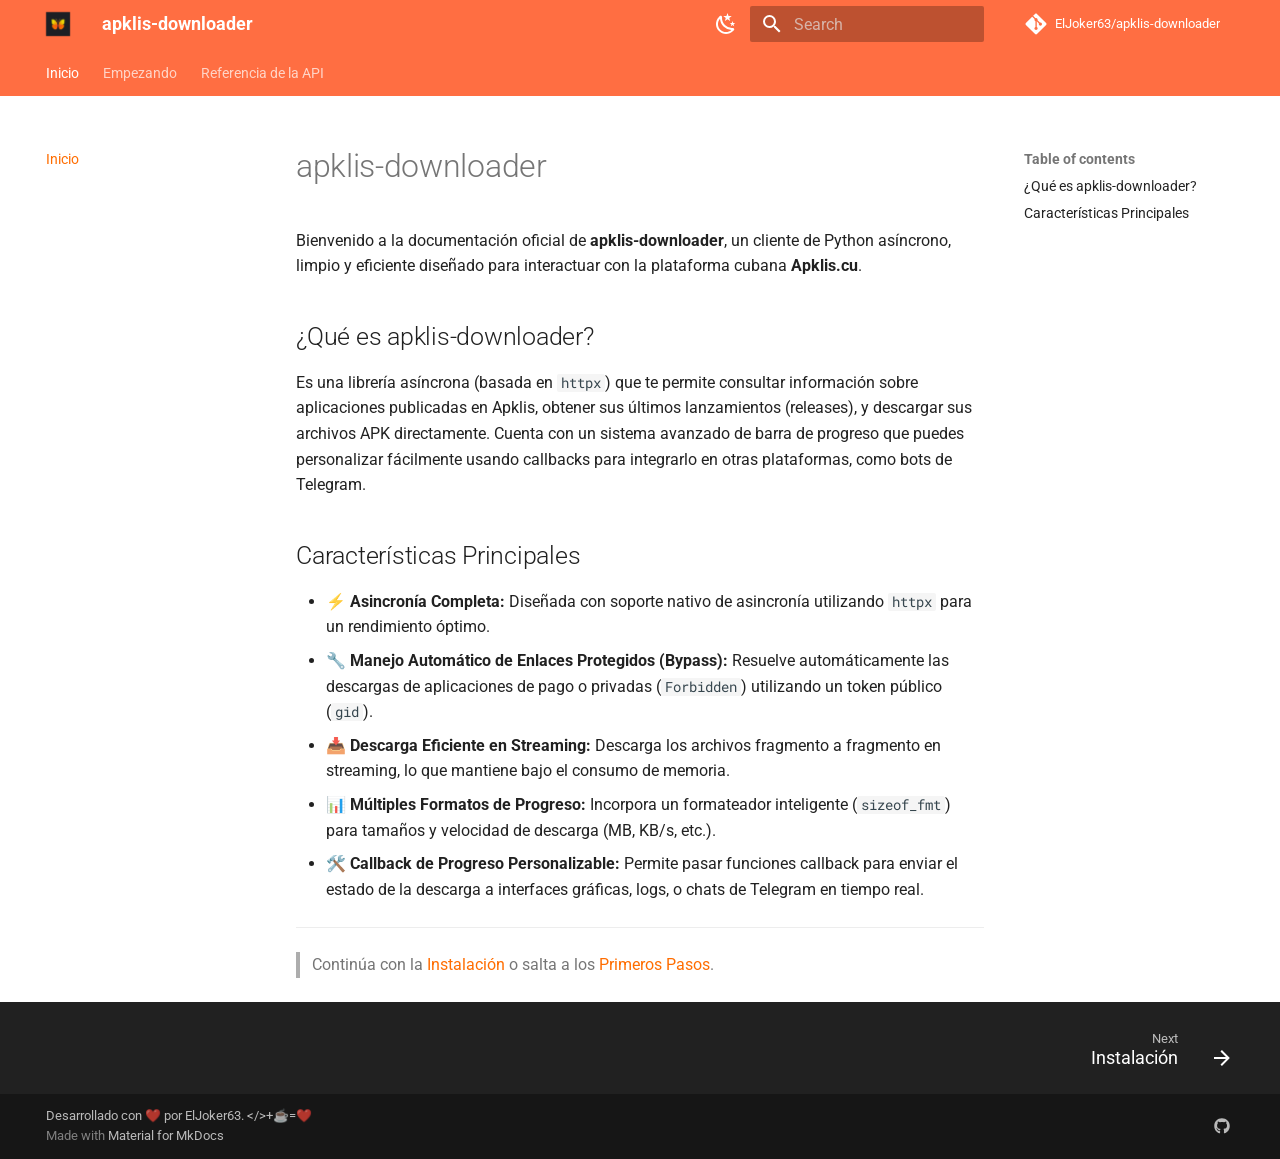
<file: index.html>
<!doctype html>
<html lang="en" class="no-js">
  <head>
    
      <meta charset="utf-8">
      <meta name="viewport" content="width=device-width,initial-scale=1">
      
        <meta name="description" content="Cliente Python para Apklis.cu con soporte de descarga asíncrona y barra de progreso.">
      
      
        <meta name="author" content="ElJoker">
      
      
      
      
        <link rel="next" href="getting-started/installation/">
      
      
        
      
      
      <link rel="icon" href="assets/favicon.png">
      <meta name="generator" content="mkdocs-1.6.1, mkdocs-material-9.7.6">
    
    
      
        <title>apklis-downloader</title>
      
    
    
      <link rel="stylesheet" href="assets/stylesheets/main.484c7ddc.min.css">
      
        
        <link rel="stylesheet" href="assets/stylesheets/palette.ab4e12ef.min.css">
      
      


    
    
      
    
    
      
        
        
        <link rel="preconnect" href="https://fonts.gstatic.com" crossorigin>
        <link rel="stylesheet" href="https://fonts.googleapis.com/css?family=Roboto:300,300i,400,400i,700,700i%7CRoboto+Mono:400,400i,700,700i&display=fallback">
        <style>:root{--md-text-font:"Roboto";--md-code-font:"Roboto Mono"}</style>
      
    
    
      <link rel="stylesheet" href="stylesheets/extra.css">
    
    <script>__md_scope=new URL(".",location),__md_hash=e=>[...e].reduce(((e,_)=>(e<<5)-e+_.charCodeAt(0)),0),__md_get=(e,_=localStorage,t=__md_scope)=>JSON.parse(_.getItem(t.pathname+"."+e)),__md_set=(e,_,t=localStorage,a=__md_scope)=>{try{t.setItem(a.pathname+"."+e,JSON.stringify(_))}catch(e){}}</script>
    
      

    
    
  </head>
  
  
    
    
      
    
    
    
    
    <body dir="ltr" data-md-color-scheme="default" data-md-color-primary="deep-orange" data-md-color-accent="orange">
  
    
    <input class="md-toggle" data-md-toggle="drawer" type="checkbox" id="__drawer" autocomplete="off">
    <input class="md-toggle" data-md-toggle="search" type="checkbox" id="__search" autocomplete="off">
    <label class="md-overlay" for="__drawer"></label>
    <div data-md-component="skip">
      
        
        <a href="#apklis-downloader" class="md-skip">
          Skip to content
        </a>
      
    </div>
    <div data-md-component="announce">
      
    </div>
    
    
      

<header class="md-header" data-md-component="header">
  <nav class="md-header__inner md-grid" aria-label="Header">
    <a href="." title="apklis-downloader" class="md-header__button md-logo" aria-label="apklis-downloader" data-md-component="logo">
      
  <img src="assets/logo.png" alt="logo">

    </a>
    <label class="md-header__button md-icon" for="__drawer">
      
      <svg xmlns="http://www.w3.org/2000/svg" viewBox="0 0 24 24"><path d="M3 6h18v2H3zm0 5h18v2H3zm0 5h18v2H3z"/></svg>
    </label>
    <div class="md-header__title" data-md-component="header-title">
      <div class="md-header__ellipsis">
        <div class="md-header__topic">
          <span class="md-ellipsis">
            apklis-downloader
          </span>
        </div>
        <div class="md-header__topic" data-md-component="header-topic">
          <span class="md-ellipsis">
            
              Inicio
            
          </span>
        </div>
      </div>
    </div>
    
      
        <form class="md-header__option" data-md-component="palette">
  
    
    
    
    <input class="md-option" data-md-color-media="(prefers-color-scheme: light)" data-md-color-scheme="default" data-md-color-primary="deep-orange" data-md-color-accent="orange"  aria-label="Cambiar al modo oscuro"  type="radio" name="__palette" id="__palette_0">
    
      <label class="md-header__button md-icon" title="Cambiar al modo oscuro" for="__palette_1" hidden>
        <svg xmlns="http://www.w3.org/2000/svg" viewBox="0 0 24 24"><path d="m17.75 4.09-2.53 1.94.91 3.06-2.63-1.81-2.63 1.81.91-3.06-2.53-1.94L12.44 4l1.06-3 1.06 3zm3.5 6.91-1.64 1.25.59 1.98-1.7-1.17-1.7 1.17.59-1.98L15.75 11l2.06-.05L18.5 9l.69 1.95zm-2.28 4.95c.83-.08 1.72 1.1 1.19 1.85-.32.45-.66.87-1.08 1.27C15.17 23 8.84 23 4.94 19.07c-3.91-3.9-3.91-10.24 0-14.14.4-.4.82-.76 1.27-1.08.75-.53 1.93.36 1.85 1.19-.27 2.86.69 5.83 2.89 8.02a9.96 9.96 0 0 0 8.02 2.89m-1.64 2.02a12.08 12.08 0 0 1-7.8-3.47c-2.17-2.19-3.33-5-3.49-7.82-2.81 3.14-2.7 7.96.31 10.98 3.02 3.01 7.84 3.12 10.98.31"/></svg>
      </label>
    
  
    
    
    
    <input class="md-option" data-md-color-media="(prefers-color-scheme: dark)" data-md-color-scheme="slate" data-md-color-primary="deep-orange" data-md-color-accent="orange"  aria-label="Cambiar al modo claro"  type="radio" name="__palette" id="__palette_1">
    
      <label class="md-header__button md-icon" title="Cambiar al modo claro" for="__palette_0" hidden>
        <svg xmlns="http://www.w3.org/2000/svg" viewBox="0 0 24 24"><path d="M12 7a5 5 0 0 1 5 5 5 5 0 0 1-5 5 5 5 0 0 1-5-5 5 5 0 0 1 5-5m0 2a3 3 0 0 0-3 3 3 3 0 0 0 3 3 3 3 0 0 0 3-3 3 3 0 0 0-3-3m0-7 2.39 3.42C13.65 5.15 12.84 5 12 5s-1.65.15-2.39.42zM3.34 7l4.16-.35A7.2 7.2 0 0 0 5.94 8.5c-.44.74-.69 1.5-.83 2.29zm.02 10 1.76-3.77a7.131 7.131 0 0 0 2.38 4.14zM20.65 7l-1.77 3.79a7.02 7.02 0 0 0-2.38-4.15zm-.01 10-4.14.36c.59-.51 1.12-1.14 1.54-1.86.42-.73.69-1.5.83-2.29zM12 22l-2.41-3.44c.74.27 1.55.44 2.41.44.82 0 1.63-.17 2.37-.44z"/></svg>
      </label>
    
  
</form>
      
    
    
      <script>var palette=__md_get("__palette");if(palette&&palette.color){if("(prefers-color-scheme)"===palette.color.media){var media=matchMedia("(prefers-color-scheme: light)"),input=document.querySelector(media.matches?"[data-md-color-media='(prefers-color-scheme: light)']":"[data-md-color-media='(prefers-color-scheme: dark)']");palette.color.media=input.getAttribute("data-md-color-media"),palette.color.scheme=input.getAttribute("data-md-color-scheme"),palette.color.primary=input.getAttribute("data-md-color-primary"),palette.color.accent=input.getAttribute("data-md-color-accent")}for(var[key,value]of Object.entries(palette.color))document.body.setAttribute("data-md-color-"+key,value)}</script>
    
    
    
      
      
        <label class="md-header__button md-icon" for="__search">
          
          <svg xmlns="http://www.w3.org/2000/svg" viewBox="0 0 24 24"><path d="M9.5 3A6.5 6.5 0 0 1 16 9.5c0 1.61-.59 3.09-1.56 4.23l.27.27h.79l5 5-1.5 1.5-5-5v-.79l-.27-.27A6.52 6.52 0 0 1 9.5 16 6.5 6.5 0 0 1 3 9.5 6.5 6.5 0 0 1 9.5 3m0 2C7 5 5 7 5 9.5S7 14 9.5 14 14 12 14 9.5 12 5 9.5 5"/></svg>
        </label>
        <div class="md-search" data-md-component="search" role="dialog">
  <label class="md-search__overlay" for="__search"></label>
  <div class="md-search__inner" role="search">
    <form class="md-search__form" name="search">
      <input type="text" class="md-search__input" name="query" aria-label="Search" placeholder="Search" autocapitalize="off" autocorrect="off" autocomplete="off" spellcheck="false" data-md-component="search-query" required>
      <label class="md-search__icon md-icon" for="__search">
        
        <svg xmlns="http://www.w3.org/2000/svg" viewBox="0 0 24 24"><path d="M9.5 3A6.5 6.5 0 0 1 16 9.5c0 1.61-.59 3.09-1.56 4.23l.27.27h.79l5 5-1.5 1.5-5-5v-.79l-.27-.27A6.52 6.52 0 0 1 9.5 16 6.5 6.5 0 0 1 3 9.5 6.5 6.5 0 0 1 9.5 3m0 2C7 5 5 7 5 9.5S7 14 9.5 14 14 12 14 9.5 12 5 9.5 5"/></svg>
        
        <svg xmlns="http://www.w3.org/2000/svg" viewBox="0 0 24 24"><path d="M20 11v2H8l5.5 5.5-1.42 1.42L4.16 12l7.92-7.92L13.5 5.5 8 11z"/></svg>
      </label>
      <nav class="md-search__options" aria-label="Search">
        
        <button type="reset" class="md-search__icon md-icon" title="Clear" aria-label="Clear" tabindex="-1">
          
          <svg xmlns="http://www.w3.org/2000/svg" viewBox="0 0 24 24"><path d="M19 6.41 17.59 5 12 10.59 6.41 5 5 6.41 10.59 12 5 17.59 6.41 19 12 13.41 17.59 19 19 17.59 13.41 12z"/></svg>
        </button>
      </nav>
      
        <div class="md-search__suggest" data-md-component="search-suggest"></div>
      
    </form>
    <div class="md-search__output">
      <div class="md-search__scrollwrap" tabindex="0" data-md-scrollfix>
        <div class="md-search-result" data-md-component="search-result">
          <div class="md-search-result__meta">
            Initializing search
          </div>
          <ol class="md-search-result__list" role="presentation"></ol>
        </div>
      </div>
    </div>
  </div>
</div>
      
    
    
      <div class="md-header__source">
        <a href="https://github.com/ElJoker63/apklis-downloader" title="Go to repository" class="md-source" data-md-component="source">
  <div class="md-source__icon md-icon">
    
    <svg xmlns="http://www.w3.org/2000/svg" viewBox="0 0 448 512"><!--! Font Awesome Free 7.1.0 by @fontawesome - https://fontawesome.com License - https://fontawesome.com/license/free (Icons: CC BY 4.0, Fonts: SIL OFL 1.1, Code: MIT License) Copyright 2025 Fonticons, Inc.--><path d="M439.6 236.1 244 40.5c-5.4-5.5-12.8-8.5-20.4-8.5s-15 3-20.4 8.4L162.5 81l51.5 51.5c27.1-9.1 52.7 16.8 43.4 43.7l49.7 49.7c34.2-11.8 61.2 31 35.5 56.7-26.5 26.5-70.2-2.9-56-37.3L240.3 199v121.9c25.3 12.5 22.3 41.8 9.1 55-6.4 6.4-15.2 10.1-24.3 10.1s-17.8-3.6-24.3-10.1c-17.6-17.6-11.1-46.9 11.2-56v-123c-20.8-8.5-24.6-30.7-18.6-45L142.6 101 8.5 235.1C3 240.6 0 247.9 0 255.5s3 15 8.5 20.4l195.6 195.7c5.4 5.4 12.7 8.4 20.4 8.4s15-3 20.4-8.4l194.7-194.7c5.4-5.4 8.4-12.8 8.4-20.4s-3-15-8.4-20.4"/></svg>
  </div>
  <div class="md-source__repository">
    ElJoker63/apklis-downloader
  </div>
</a>
      </div>
    
  </nav>
  
</header>
    
    <div class="md-container" data-md-component="container">
      
      
        
          
            
<nav class="md-tabs" aria-label="Tabs" data-md-component="tabs">
  <div class="md-grid">
    <ul class="md-tabs__list">
      
        
  
  
  
    
  
  
    <li class="md-tabs__item md-tabs__item--active">
      <a href="." class="md-tabs__link">
        
  
  
    
  
  Inicio

      </a>
    </li>
  

      
        
  
  
  
  
    
    
      <li class="md-tabs__item">
        <a href="getting-started/installation/" class="md-tabs__link">
          
  
  
  Empezando

        </a>
      </li>
    
  

      
        
  
  
  
  
    
    
      <li class="md-tabs__item">
        <a href="api-reference/api/" class="md-tabs__link">
          
  
  
  Referencia de la API

        </a>
      </li>
    
  

      
    </ul>
  </div>
</nav>
          
        
      
      <main class="md-main" data-md-component="main">
        <div class="md-main__inner md-grid">
          
            
              
              <div class="md-sidebar md-sidebar--primary" data-md-component="sidebar" data-md-type="navigation" >
                <div class="md-sidebar__scrollwrap">
                  <div class="md-sidebar__inner">
                    


  


<nav class="md-nav md-nav--primary md-nav--lifted" aria-label="Navigation" data-md-level="0">
  <label class="md-nav__title" for="__drawer">
    <a href="." title="apklis-downloader" class="md-nav__button md-logo" aria-label="apklis-downloader" data-md-component="logo">
      
  <img src="assets/logo.png" alt="logo">

    </a>
    apklis-downloader
  </label>
  
    <div class="md-nav__source">
      <a href="https://github.com/ElJoker63/apklis-downloader" title="Go to repository" class="md-source" data-md-component="source">
  <div class="md-source__icon md-icon">
    
    <svg xmlns="http://www.w3.org/2000/svg" viewBox="0 0 448 512"><!--! Font Awesome Free 7.1.0 by @fontawesome - https://fontawesome.com License - https://fontawesome.com/license/free (Icons: CC BY 4.0, Fonts: SIL OFL 1.1, Code: MIT License) Copyright 2025 Fonticons, Inc.--><path d="M439.6 236.1 244 40.5c-5.4-5.5-12.8-8.5-20.4-8.5s-15 3-20.4 8.4L162.5 81l51.5 51.5c27.1-9.1 52.7 16.8 43.4 43.7l49.7 49.7c34.2-11.8 61.2 31 35.5 56.7-26.5 26.5-70.2-2.9-56-37.3L240.3 199v121.9c25.3 12.5 22.3 41.8 9.1 55-6.4 6.4-15.2 10.1-24.3 10.1s-17.8-3.6-24.3-10.1c-17.6-17.6-11.1-46.9 11.2-56v-123c-20.8-8.5-24.6-30.7-18.6-45L142.6 101 8.5 235.1C3 240.6 0 247.9 0 255.5s3 15 8.5 20.4l195.6 195.7c5.4 5.4 12.7 8.4 20.4 8.4s15-3 20.4-8.4l194.7-194.7c5.4-5.4 8.4-12.8 8.4-20.4s-3-15-8.4-20.4"/></svg>
  </div>
  <div class="md-source__repository">
    ElJoker63/apklis-downloader
  </div>
</a>
    </div>
  
  <ul class="md-nav__list" data-md-scrollfix>
    
      
      
  
  
    
  
  
  
    <li class="md-nav__item md-nav__item--active">
      
      <input class="md-nav__toggle md-toggle" type="checkbox" id="__toc">
      
      
        
      
      
        <label class="md-nav__link md-nav__link--active" for="__toc">
          
  
  
  <span class="md-ellipsis">
    
  
    Inicio
  

    
  </span>
  
  

          <span class="md-nav__icon md-icon"></span>
        </label>
      
      <a href="." class="md-nav__link md-nav__link--active">
        
  
  
  <span class="md-ellipsis">
    
  
    Inicio
  

    
  </span>
  
  

      </a>
      
        

<nav class="md-nav md-nav--secondary" aria-label="Table of contents">
  
  
  
    
  
  
    <label class="md-nav__title" for="__toc">
      <span class="md-nav__icon md-icon"></span>
      Table of contents
    </label>
    <ul class="md-nav__list" data-md-component="toc" data-md-scrollfix>
      
        <li class="md-nav__item">
  <a href="#que-es-apklis-downloader" class="md-nav__link">
    <span class="md-ellipsis">
      
        ¿Qué es apklis-downloader?
      
    </span>
  </a>
  
</li>
      
        <li class="md-nav__item">
  <a href="#caracteristicas-principales" class="md-nav__link">
    <span class="md-ellipsis">
      
        Características Principales
      
    </span>
  </a>
  
</li>
      
    </ul>
  
</nav>
      
    </li>
  

    
      
      
  
  
  
  
    
    
    
    
      
      
        
      
    
    
    <li class="md-nav__item md-nav__item--nested">
      
        
        
        <input class="md-nav__toggle md-toggle " type="checkbox" id="__nav_2" >
        
          
          <label class="md-nav__link" for="__nav_2" id="__nav_2_label" tabindex="0">
            
  
  
  <span class="md-ellipsis">
    
  
    Empezando
  

    
  </span>
  
  

            <span class="md-nav__icon md-icon"></span>
          </label>
        
        <nav class="md-nav" data-md-level="1" aria-labelledby="__nav_2_label" aria-expanded="false">
          <label class="md-nav__title" for="__nav_2">
            <span class="md-nav__icon md-icon"></span>
            
  
    Empezando
  

          </label>
          <ul class="md-nav__list" data-md-scrollfix>
            
              
                
  
  
  
  
    <li class="md-nav__item">
      <a href="getting-started/installation/" class="md-nav__link">
        
  
  
  <span class="md-ellipsis">
    
  
    Instalación
  

    
  </span>
  
  

      </a>
    </li>
  

              
            
              
                
  
  
  
  
    <li class="md-nav__item">
      <a href="getting-started/quickstart/" class="md-nav__link">
        
  
  
  <span class="md-ellipsis">
    
  
    Primeros Pasos
  

    
  </span>
  
  

      </a>
    </li>
  

              
            
          </ul>
        </nav>
      
    </li>
  

    
      
      
  
  
  
  
    
    
    
    
      
      
        
      
    
    
    <li class="md-nav__item md-nav__item--nested">
      
        
        
        <input class="md-nav__toggle md-toggle " type="checkbox" id="__nav_3" >
        
          
          <label class="md-nav__link" for="__nav_3" id="__nav_3_label" tabindex="0">
            
  
  
  <span class="md-ellipsis">
    
  
    Referencia de la API
  

    
  </span>
  
  

            <span class="md-nav__icon md-icon"></span>
          </label>
        
        <nav class="md-nav" data-md-level="1" aria-labelledby="__nav_3_label" aria-expanded="false">
          <label class="md-nav__title" for="__nav_3">
            <span class="md-nav__icon md-icon"></span>
            
  
    Referencia de la API
  

          </label>
          <ul class="md-nav__list" data-md-scrollfix>
            
              
                
  
  
  
  
    <li class="md-nav__item">
      <a href="api-reference/api/" class="md-nav__link">
        
  
  
  <span class="md-ellipsis">
    
  
    Cliente de API
  

    
  </span>
  
  

      </a>
    </li>
  

              
            
              
                
  
  
  
  
    <li class="md-nav__item">
      <a href="api-reference/downloader/" class="md-nav__link">
        
  
  
  <span class="md-ellipsis">
    
  
    Descargador
  

    
  </span>
  
  

      </a>
    </li>
  

              
            
              
                
  
  
  
  
    <li class="md-nav__item">
      <a href="api-reference/utils/" class="md-nav__link">
        
  
  
  <span class="md-ellipsis">
    
  
    Utilidades
  

    
  </span>
  
  

      </a>
    </li>
  

              
            
          </ul>
        </nav>
      
    </li>
  

    
  </ul>
</nav>
                  </div>
                </div>
              </div>
            
            
              
              <div class="md-sidebar md-sidebar--secondary" data-md-component="sidebar" data-md-type="toc" >
                <div class="md-sidebar__scrollwrap">
                  <div class="md-sidebar__inner">
                    

<nav class="md-nav md-nav--secondary" aria-label="Table of contents">
  
  
  
    
  
  
    <label class="md-nav__title" for="__toc">
      <span class="md-nav__icon md-icon"></span>
      Table of contents
    </label>
    <ul class="md-nav__list" data-md-component="toc" data-md-scrollfix>
      
        <li class="md-nav__item">
  <a href="#que-es-apklis-downloader" class="md-nav__link">
    <span class="md-ellipsis">
      
        ¿Qué es apklis-downloader?
      
    </span>
  </a>
  
</li>
      
        <li class="md-nav__item">
  <a href="#caracteristicas-principales" class="md-nav__link">
    <span class="md-ellipsis">
      
        Características Principales
      
    </span>
  </a>
  
</li>
      
    </ul>
  
</nav>
                  </div>
                </div>
              </div>
            
          
          
            <div class="md-content" data-md-component="content">
              
              <article class="md-content__inner md-typeset">
                
                  


  
  


<h1 id="apklis-downloader">apklis-downloader</h1>
<p>Bienvenido a la documentación oficial de <strong>apklis-downloader</strong>, un cliente de Python asíncrono, limpio y eficiente diseñado para interactuar con la plataforma cubana <strong>Apklis.cu</strong>.</p>
<h2 id="que-es-apklis-downloader">¿Qué es apklis-downloader?</h2>
<p>Es una librería asíncrona (basada en <code>httpx</code>) que te permite consultar información sobre aplicaciones publicadas en Apklis, obtener sus últimos lanzamientos (releases), y descargar sus archivos APK directamente. Cuenta con un sistema avanzado de barra de progreso que puedes personalizar fácilmente usando callbacks para integrarlo en otras plataformas, como bots de Telegram.</p>
<h2 id="caracteristicas-principales">Características Principales</h2>
<ul>
<li>⚡ <strong>Asincronía Completa:</strong> Diseñada con soporte nativo de asincronía utilizando <code>httpx</code> para un rendimiento óptimo.</li>
<li>🔧 <strong>Manejo Automático de Enlaces Protegidos (Bypass):</strong> Resuelve automáticamente las descargas de aplicaciones de pago o privadas (<code>Forbidden</code>) utilizando un token público (<code>gid</code>).</li>
<li>📥 <strong>Descarga Eficiente en Streaming:</strong> Descarga los archivos fragmento a fragmento en streaming, lo que mantiene bajo el consumo de memoria.</li>
<li>📊 <strong>Múltiples Formatos de Progreso:</strong> Incorpora un formateador inteligente (<code>sizeof_fmt</code>) para tamaños y velocidad de descarga (MB, KB/s, etc.).</li>
<li>🛠️ <strong>Callback de Progreso Personalizable:</strong> Permite pasar funciones callback para enviar el estado de la descarga a interfaces gráficas, logs, o chats de Telegram en tiempo real.</li>
</ul>
<hr />
<blockquote>
<p>Continúa con la <a href="getting-started/installation/">Instalación</a> o salta a los <a href="getting-started/quickstart/">Primeros Pasos</a>.</p>
</blockquote>












                
              </article>
            </div>
          
          
<script>var target=document.getElementById(location.hash.slice(1));target&&target.name&&(target.checked=target.name.startsWith("__tabbed_"))</script>
        </div>
        
          <button type="button" class="md-top md-icon" data-md-component="top" hidden>
  
  <svg xmlns="http://www.w3.org/2000/svg" viewBox="0 0 24 24"><path d="M13 20h-2V8l-5.5 5.5-1.42-1.42L12 4.16l7.92 7.92-1.42 1.42L13 8z"/></svg>
  Back to top
</button>
        
      </main>
      
        <footer class="md-footer">
  
    
      
      <nav class="md-footer__inner md-grid" aria-label="Footer" >
        
        
          
          <a href="getting-started/installation/" class="md-footer__link md-footer__link--next" aria-label="Next: Instalación">
            <div class="md-footer__title">
              <span class="md-footer__direction">
                Next
              </span>
              <div class="md-ellipsis">
                Instalación
              </div>
            </div>
            <div class="md-footer__button md-icon">
              
              <svg xmlns="http://www.w3.org/2000/svg" viewBox="0 0 24 24"><path d="M4 11v2h12l-5.5 5.5 1.42 1.42L19.84 12l-7.92-7.92L10.5 5.5 16 11z"/></svg>
            </div>
          </a>
        
      </nav>
    
  
  <div class="md-footer-meta md-typeset">
    <div class="md-footer-meta__inner md-grid">
      <div class="md-copyright">
  
    <div class="md-copyright__highlight">
      Desarrollado con ❤️ por ElJoker63. &lt;/&gt;+☕️=❤️
    </div>
  
  
    Made with
    <a href="https://squidfunk.github.io/mkdocs-material/" target="_blank" rel="noopener">
      Material for MkDocs
    </a>
  
</div>
      
        
<div class="md-social">
  
    
    
    
    
      
      
    
    <a href="https://github.com/ElJoker63/apklis-downloader" target="_blank" rel="noopener" title="github.com" class="md-social__link">
      <svg xmlns="http://www.w3.org/2000/svg" viewBox="0 0 512 512"><!--! Font Awesome Free 7.1.0 by @fontawesome - https://fontawesome.com License - https://fontawesome.com/license/free (Icons: CC BY 4.0, Fonts: SIL OFL 1.1, Code: MIT License) Copyright 2025 Fonticons, Inc.--><path d="M173.9 397.4c0 2-2.3 3.6-5.2 3.6-3.3.3-5.6-1.3-5.6-3.6 0-2 2.3-3.6 5.2-3.6 3-.3 5.6 1.3 5.6 3.6m-31.1-4.5c-.7 2 1.3 4.3 4.3 4.9 2.6 1 5.6 0 6.2-2s-1.3-4.3-4.3-5.2c-2.6-.7-5.5.3-6.2 2.3m44.2-1.7c-2.9.7-4.9 2.6-4.6 4.9.3 2 2.9 3.3 5.9 2.6 2.9-.7 4.9-2.6 4.6-4.6-.3-1.9-3-3.2-5.9-2.9M252.8 8C114.1 8 8 113.3 8 252c0 110.9 69.8 205.8 169.5 239.2 12.8 2.3 17.3-5.6 17.3-12.1 0-6.2-.3-40.4-.3-61.4 0 0-70 15-84.7-29.8 0 0-11.4-29.1-27.8-36.6 0 0-22.9-15.7 1.6-15.4 0 0 24.9 2 38.6 25.8 21.9 38.6 58.6 27.5 72.9 20.9 2.3-16 8.8-27.1 16-33.7-55.9-6.2-112.3-14.3-112.3-110.5 0-27.5 7.6-41.3 23.6-58.9-2.6-6.5-11.1-33.3 2.6-67.9 20.9-6.5 69 27 69 27 20-5.6 41.5-8.5 62.8-8.5s42.8 2.9 62.8 8.5c0 0 48.1-33.6 69-27 13.7 34.7 5.2 61.4 2.6 67.9 16 17.7 25.8 31.5 25.8 58.9 0 96.5-58.9 104.2-114.8 110.5 9.2 7.9 17 22.9 17 46.4 0 33.7-.3 75.4-.3 83.6 0 6.5 4.6 14.4 17.3 12.1C436.2 457.8 504 362.9 504 252 504 113.3 391.5 8 252.8 8M105.2 352.9c-1.3 1-1 3.3.7 5.2 1.6 1.6 3.9 2.3 5.2 1 1.3-1 1-3.3-.7-5.2-1.6-1.6-3.9-2.3-5.2-1m-10.8-8.1c-.7 1.3.3 2.9 2.3 3.9 1.6 1 3.6.7 4.3-.7.7-1.3-.3-2.9-2.3-3.9-2-.6-3.6-.3-4.3.7m32.4 35.6c-1.6 1.3-1 4.3 1.3 6.2 2.3 2.3 5.2 2.6 6.5 1 1.3-1.3.7-4.3-1.3-6.2-2.2-2.3-5.2-2.6-6.5-1m-11.4-14.7c-1.6 1-1.6 3.6 0 5.9s4.3 3.3 5.6 2.3c1.6-1.3 1.6-3.9 0-6.2-1.4-2.3-4-3.3-5.6-2"/></svg>
    </a>
  
</div>
      
    </div>
  </div>
</footer>
      
    </div>
    <div class="md-dialog" data-md-component="dialog">
      <div class="md-dialog__inner md-typeset"></div>
    </div>
    
    
    
      
      
      <script id="__config" type="application/json">{"annotate": null, "base": ".", "features": ["navigation.tabs", "navigation.sections", "navigation.top", "navigation.footer", "search.suggest", "search.highlight", "content.code.copy"], "search": "assets/javascripts/workers/search.2c215733.min.js", "tags": null, "translations": {"clipboard.copied": "Copied to clipboard", "clipboard.copy": "Copy to clipboard", "search.result.more.one": "1 more on this page", "search.result.more.other": "# more on this page", "search.result.none": "No matching documents", "search.result.one": "1 matching document", "search.result.other": "# matching documents", "search.result.placeholder": "Type to start searching", "search.result.term.missing": "Missing", "select.version": "Select version"}, "version": null}</script>
    
    
      <script src="assets/javascripts/bundle.79ae519e.min.js"></script>
      
    
  </body>
</html>
</file>
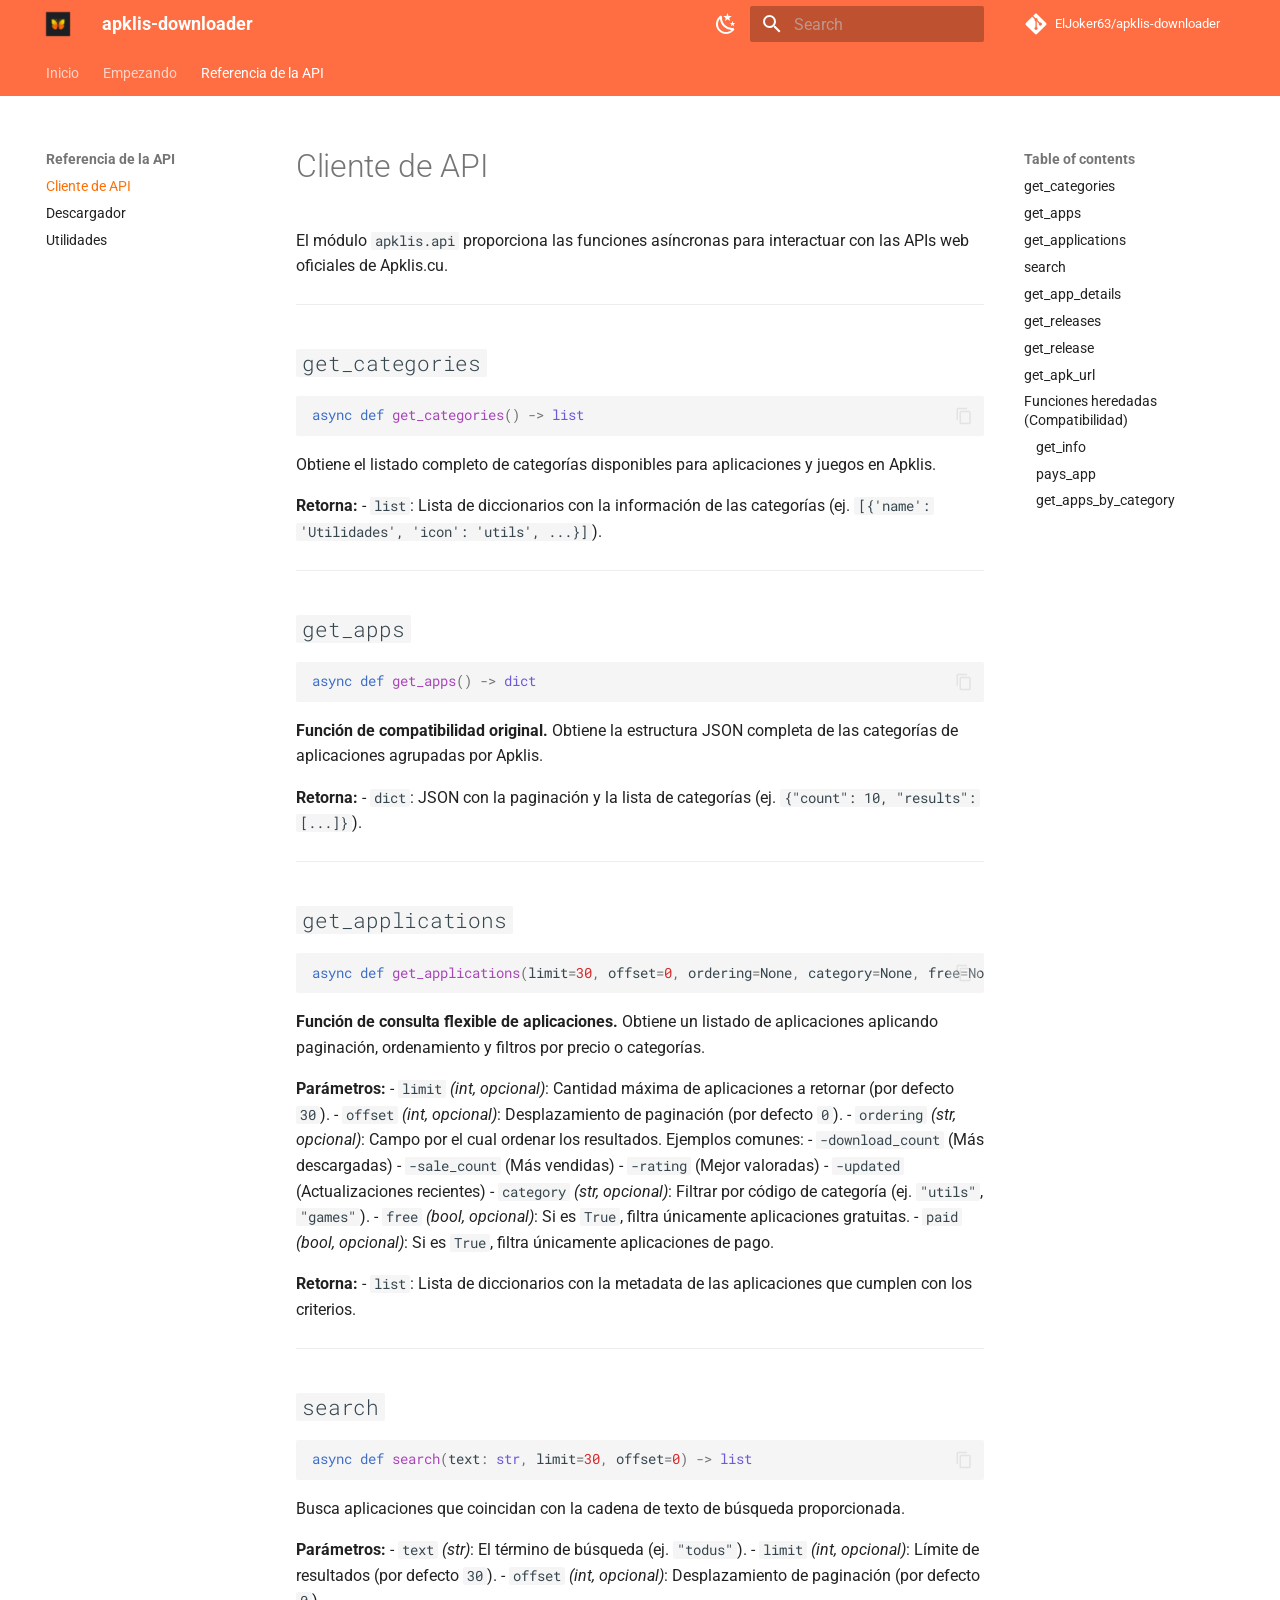
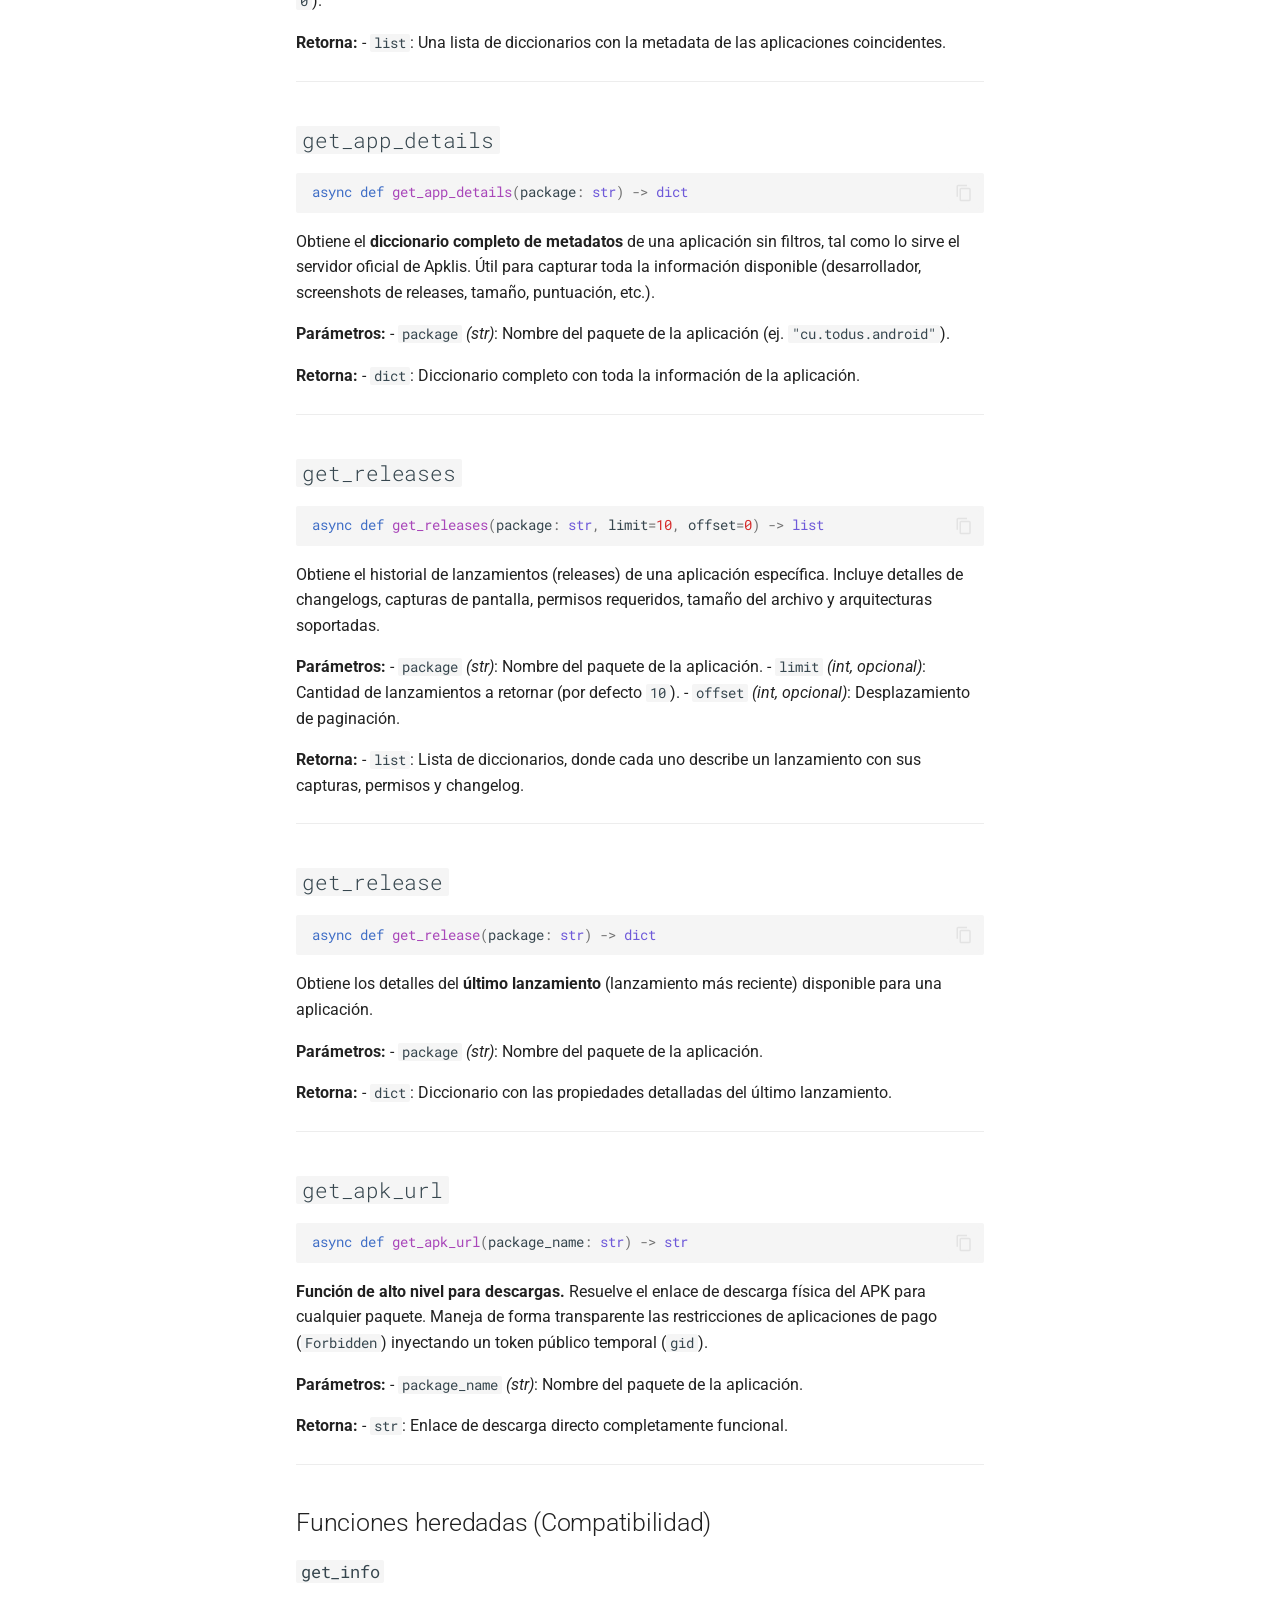
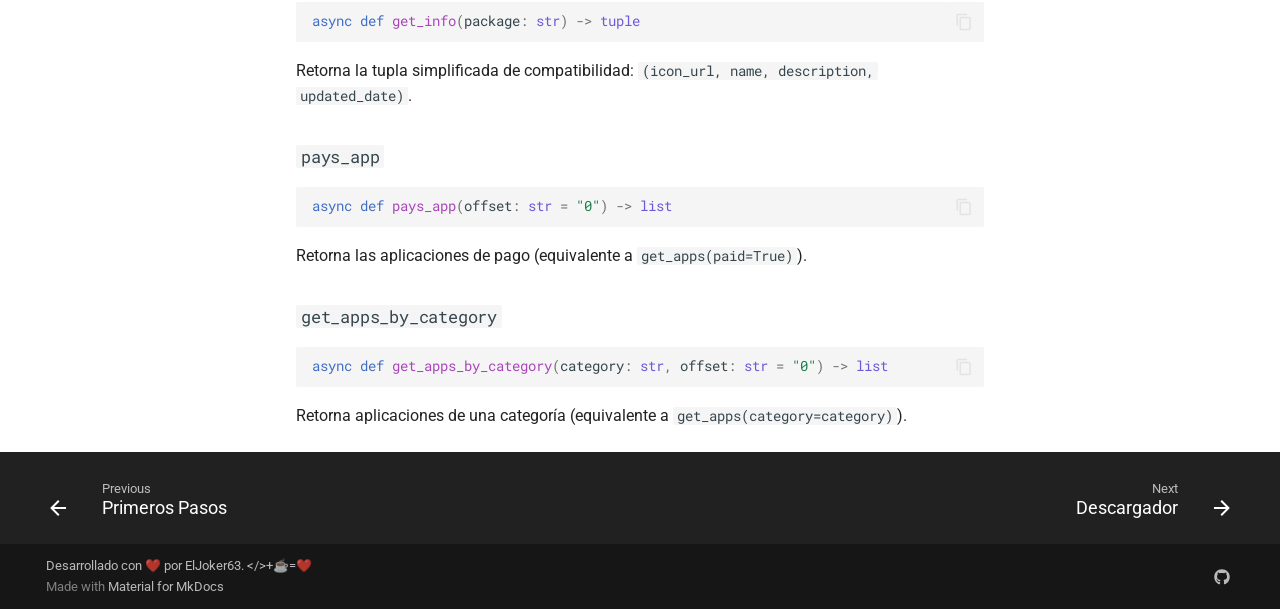
<file: api-reference/api/index.html>
<!doctype html>
<html lang="en" class="no-js">
  <head>
    
      <meta charset="utf-8">
      <meta name="viewport" content="width=device-width,initial-scale=1">
      
        <meta name="description" content="Cliente Python para Apklis.cu con soporte de descarga asíncrona y barra de progreso.">
      
      
        <meta name="author" content="ElJoker">
      
      
      
        <link rel="prev" href="../../getting-started/quickstart/">
      
      
        <link rel="next" href="../downloader/">
      
      
        
      
      
      <link rel="icon" href="../../assets/favicon.png">
      <meta name="generator" content="mkdocs-1.6.1, mkdocs-material-9.7.6">
    
    
      
        <title>Cliente de API - apklis-downloader</title>
      
    
    
      <link rel="stylesheet" href="../../assets/stylesheets/main.484c7ddc.min.css">
      
        
        <link rel="stylesheet" href="../../assets/stylesheets/palette.ab4e12ef.min.css">
      
      


    
    
      
    
    
      
        
        
        <link rel="preconnect" href="https://fonts.gstatic.com" crossorigin>
        <link rel="stylesheet" href="https://fonts.googleapis.com/css?family=Roboto:300,300i,400,400i,700,700i%7CRoboto+Mono:400,400i,700,700i&display=fallback">
        <style>:root{--md-text-font:"Roboto";--md-code-font:"Roboto Mono"}</style>
      
    
    
      <link rel="stylesheet" href="../../stylesheets/extra.css">
    
    <script>__md_scope=new URL("../..",location),__md_hash=e=>[...e].reduce(((e,_)=>(e<<5)-e+_.charCodeAt(0)),0),__md_get=(e,_=localStorage,t=__md_scope)=>JSON.parse(_.getItem(t.pathname+"."+e)),__md_set=(e,_,t=localStorage,a=__md_scope)=>{try{t.setItem(a.pathname+"."+e,JSON.stringify(_))}catch(e){}}</script>
    
      

    
    
  </head>
  
  
    
    
      
    
    
    
    
    <body dir="ltr" data-md-color-scheme="default" data-md-color-primary="deep-orange" data-md-color-accent="orange">
  
    
    <input class="md-toggle" data-md-toggle="drawer" type="checkbox" id="__drawer" autocomplete="off">
    <input class="md-toggle" data-md-toggle="search" type="checkbox" id="__search" autocomplete="off">
    <label class="md-overlay" for="__drawer"></label>
    <div data-md-component="skip">
      
        
        <a href="#cliente-de-api" class="md-skip">
          Skip to content
        </a>
      
    </div>
    <div data-md-component="announce">
      
    </div>
    
    
      

<header class="md-header" data-md-component="header">
  <nav class="md-header__inner md-grid" aria-label="Header">
    <a href="../.." title="apklis-downloader" class="md-header__button md-logo" aria-label="apklis-downloader" data-md-component="logo">
      
  <img src="../../assets/logo.png" alt="logo">

    </a>
    <label class="md-header__button md-icon" for="__drawer">
      
      <svg xmlns="http://www.w3.org/2000/svg" viewBox="0 0 24 24"><path d="M3 6h18v2H3zm0 5h18v2H3zm0 5h18v2H3z"/></svg>
    </label>
    <div class="md-header__title" data-md-component="header-title">
      <div class="md-header__ellipsis">
        <div class="md-header__topic">
          <span class="md-ellipsis">
            apklis-downloader
          </span>
        </div>
        <div class="md-header__topic" data-md-component="header-topic">
          <span class="md-ellipsis">
            
              Cliente de API
            
          </span>
        </div>
      </div>
    </div>
    
      
        <form class="md-header__option" data-md-component="palette">
  
    
    
    
    <input class="md-option" data-md-color-media="(prefers-color-scheme: light)" data-md-color-scheme="default" data-md-color-primary="deep-orange" data-md-color-accent="orange"  aria-label="Cambiar al modo oscuro"  type="radio" name="__palette" id="__palette_0">
    
      <label class="md-header__button md-icon" title="Cambiar al modo oscuro" for="__palette_1" hidden>
        <svg xmlns="http://www.w3.org/2000/svg" viewBox="0 0 24 24"><path d="m17.75 4.09-2.53 1.94.91 3.06-2.63-1.81-2.63 1.81.91-3.06-2.53-1.94L12.44 4l1.06-3 1.06 3zm3.5 6.91-1.64 1.25.59 1.98-1.7-1.17-1.7 1.17.59-1.98L15.75 11l2.06-.05L18.5 9l.69 1.95zm-2.28 4.95c.83-.08 1.72 1.1 1.19 1.85-.32.45-.66.87-1.08 1.27C15.17 23 8.84 23 4.94 19.07c-3.91-3.9-3.91-10.24 0-14.14.4-.4.82-.76 1.27-1.08.75-.53 1.93.36 1.85 1.19-.27 2.86.69 5.83 2.89 8.02a9.96 9.96 0 0 0 8.02 2.89m-1.64 2.02a12.08 12.08 0 0 1-7.8-3.47c-2.17-2.19-3.33-5-3.49-7.82-2.81 3.14-2.7 7.96.31 10.98 3.02 3.01 7.84 3.12 10.98.31"/></svg>
      </label>
    
  
    
    
    
    <input class="md-option" data-md-color-media="(prefers-color-scheme: dark)" data-md-color-scheme="slate" data-md-color-primary="deep-orange" data-md-color-accent="orange"  aria-label="Cambiar al modo claro"  type="radio" name="__palette" id="__palette_1">
    
      <label class="md-header__button md-icon" title="Cambiar al modo claro" for="__palette_0" hidden>
        <svg xmlns="http://www.w3.org/2000/svg" viewBox="0 0 24 24"><path d="M12 7a5 5 0 0 1 5 5 5 5 0 0 1-5 5 5 5 0 0 1-5-5 5 5 0 0 1 5-5m0 2a3 3 0 0 0-3 3 3 3 0 0 0 3 3 3 3 0 0 0 3-3 3 3 0 0 0-3-3m0-7 2.39 3.42C13.65 5.15 12.84 5 12 5s-1.65.15-2.39.42zM3.34 7l4.16-.35A7.2 7.2 0 0 0 5.94 8.5c-.44.74-.69 1.5-.83 2.29zm.02 10 1.76-3.77a7.131 7.131 0 0 0 2.38 4.14zM20.65 7l-1.77 3.79a7.02 7.02 0 0 0-2.38-4.15zm-.01 10-4.14.36c.59-.51 1.12-1.14 1.54-1.86.42-.73.69-1.5.83-2.29zM12 22l-2.41-3.44c.74.27 1.55.44 2.41.44.82 0 1.63-.17 2.37-.44z"/></svg>
      </label>
    
  
</form>
      
    
    
      <script>var palette=__md_get("__palette");if(palette&&palette.color){if("(prefers-color-scheme)"===palette.color.media){var media=matchMedia("(prefers-color-scheme: light)"),input=document.querySelector(media.matches?"[data-md-color-media='(prefers-color-scheme: light)']":"[data-md-color-media='(prefers-color-scheme: dark)']");palette.color.media=input.getAttribute("data-md-color-media"),palette.color.scheme=input.getAttribute("data-md-color-scheme"),palette.color.primary=input.getAttribute("data-md-color-primary"),palette.color.accent=input.getAttribute("data-md-color-accent")}for(var[key,value]of Object.entries(palette.color))document.body.setAttribute("data-md-color-"+key,value)}</script>
    
    
    
      
      
        <label class="md-header__button md-icon" for="__search">
          
          <svg xmlns="http://www.w3.org/2000/svg" viewBox="0 0 24 24"><path d="M9.5 3A6.5 6.5 0 0 1 16 9.5c0 1.61-.59 3.09-1.56 4.23l.27.27h.79l5 5-1.5 1.5-5-5v-.79l-.27-.27A6.52 6.52 0 0 1 9.5 16 6.5 6.5 0 0 1 3 9.5 6.5 6.5 0 0 1 9.5 3m0 2C7 5 5 7 5 9.5S7 14 9.5 14 14 12 14 9.5 12 5 9.5 5"/></svg>
        </label>
        <div class="md-search" data-md-component="search" role="dialog">
  <label class="md-search__overlay" for="__search"></label>
  <div class="md-search__inner" role="search">
    <form class="md-search__form" name="search">
      <input type="text" class="md-search__input" name="query" aria-label="Search" placeholder="Search" autocapitalize="off" autocorrect="off" autocomplete="off" spellcheck="false" data-md-component="search-query" required>
      <label class="md-search__icon md-icon" for="__search">
        
        <svg xmlns="http://www.w3.org/2000/svg" viewBox="0 0 24 24"><path d="M9.5 3A6.5 6.5 0 0 1 16 9.5c0 1.61-.59 3.09-1.56 4.23l.27.27h.79l5 5-1.5 1.5-5-5v-.79l-.27-.27A6.52 6.52 0 0 1 9.5 16 6.5 6.5 0 0 1 3 9.5 6.5 6.5 0 0 1 9.5 3m0 2C7 5 5 7 5 9.5S7 14 9.5 14 14 12 14 9.5 12 5 9.5 5"/></svg>
        
        <svg xmlns="http://www.w3.org/2000/svg" viewBox="0 0 24 24"><path d="M20 11v2H8l5.5 5.5-1.42 1.42L4.16 12l7.92-7.92L13.5 5.5 8 11z"/></svg>
      </label>
      <nav class="md-search__options" aria-label="Search">
        
        <button type="reset" class="md-search__icon md-icon" title="Clear" aria-label="Clear" tabindex="-1">
          
          <svg xmlns="http://www.w3.org/2000/svg" viewBox="0 0 24 24"><path d="M19 6.41 17.59 5 12 10.59 6.41 5 5 6.41 10.59 12 5 17.59 6.41 19 12 13.41 17.59 19 19 17.59 13.41 12z"/></svg>
        </button>
      </nav>
      
        <div class="md-search__suggest" data-md-component="search-suggest"></div>
      
    </form>
    <div class="md-search__output">
      <div class="md-search__scrollwrap" tabindex="0" data-md-scrollfix>
        <div class="md-search-result" data-md-component="search-result">
          <div class="md-search-result__meta">
            Initializing search
          </div>
          <ol class="md-search-result__list" role="presentation"></ol>
        </div>
      </div>
    </div>
  </div>
</div>
      
    
    
      <div class="md-header__source">
        <a href="https://github.com/ElJoker63/apklis-downloader" title="Go to repository" class="md-source" data-md-component="source">
  <div class="md-source__icon md-icon">
    
    <svg xmlns="http://www.w3.org/2000/svg" viewBox="0 0 448 512"><!--! Font Awesome Free 7.1.0 by @fontawesome - https://fontawesome.com License - https://fontawesome.com/license/free (Icons: CC BY 4.0, Fonts: SIL OFL 1.1, Code: MIT License) Copyright 2025 Fonticons, Inc.--><path d="M439.6 236.1 244 40.5c-5.4-5.5-12.8-8.5-20.4-8.5s-15 3-20.4 8.4L162.5 81l51.5 51.5c27.1-9.1 52.7 16.8 43.4 43.7l49.7 49.7c34.2-11.8 61.2 31 35.5 56.7-26.5 26.5-70.2-2.9-56-37.3L240.3 199v121.9c25.3 12.5 22.3 41.8 9.1 55-6.4 6.4-15.2 10.1-24.3 10.1s-17.8-3.6-24.3-10.1c-17.6-17.6-11.1-46.9 11.2-56v-123c-20.8-8.5-24.6-30.7-18.6-45L142.6 101 8.5 235.1C3 240.6 0 247.9 0 255.5s3 15 8.5 20.4l195.6 195.7c5.4 5.4 12.7 8.4 20.4 8.4s15-3 20.4-8.4l194.7-194.7c5.4-5.4 8.4-12.8 8.4-20.4s-3-15-8.4-20.4"/></svg>
  </div>
  <div class="md-source__repository">
    ElJoker63/apklis-downloader
  </div>
</a>
      </div>
    
  </nav>
  
</header>
    
    <div class="md-container" data-md-component="container">
      
      
        
          
            
<nav class="md-tabs" aria-label="Tabs" data-md-component="tabs">
  <div class="md-grid">
    <ul class="md-tabs__list">
      
        
  
  
  
  
    <li class="md-tabs__item">
      <a href="../.." class="md-tabs__link">
        
  
  
    
  
  Inicio

      </a>
    </li>
  

      
        
  
  
  
  
    
    
      <li class="md-tabs__item">
        <a href="../../getting-started/installation/" class="md-tabs__link">
          
  
  
  Empezando

        </a>
      </li>
    
  

      
        
  
  
  
    
  
  
    
    
      <li class="md-tabs__item md-tabs__item--active">
        <a href="./" class="md-tabs__link">
          
  
  
  Referencia de la API

        </a>
      </li>
    
  

      
    </ul>
  </div>
</nav>
          
        
      
      <main class="md-main" data-md-component="main">
        <div class="md-main__inner md-grid">
          
            
              
              <div class="md-sidebar md-sidebar--primary" data-md-component="sidebar" data-md-type="navigation" >
                <div class="md-sidebar__scrollwrap">
                  <div class="md-sidebar__inner">
                    


  


<nav class="md-nav md-nav--primary md-nav--lifted" aria-label="Navigation" data-md-level="0">
  <label class="md-nav__title" for="__drawer">
    <a href="../.." title="apklis-downloader" class="md-nav__button md-logo" aria-label="apklis-downloader" data-md-component="logo">
      
  <img src="../../assets/logo.png" alt="logo">

    </a>
    apklis-downloader
  </label>
  
    <div class="md-nav__source">
      <a href="https://github.com/ElJoker63/apklis-downloader" title="Go to repository" class="md-source" data-md-component="source">
  <div class="md-source__icon md-icon">
    
    <svg xmlns="http://www.w3.org/2000/svg" viewBox="0 0 448 512"><!--! Font Awesome Free 7.1.0 by @fontawesome - https://fontawesome.com License - https://fontawesome.com/license/free (Icons: CC BY 4.0, Fonts: SIL OFL 1.1, Code: MIT License) Copyright 2025 Fonticons, Inc.--><path d="M439.6 236.1 244 40.5c-5.4-5.5-12.8-8.5-20.4-8.5s-15 3-20.4 8.4L162.5 81l51.5 51.5c27.1-9.1 52.7 16.8 43.4 43.7l49.7 49.7c34.2-11.8 61.2 31 35.5 56.7-26.5 26.5-70.2-2.9-56-37.3L240.3 199v121.9c25.3 12.5 22.3 41.8 9.1 55-6.4 6.4-15.2 10.1-24.3 10.1s-17.8-3.6-24.3-10.1c-17.6-17.6-11.1-46.9 11.2-56v-123c-20.8-8.5-24.6-30.7-18.6-45L142.6 101 8.5 235.1C3 240.6 0 247.9 0 255.5s3 15 8.5 20.4l195.6 195.7c5.4 5.4 12.7 8.4 20.4 8.4s15-3 20.4-8.4l194.7-194.7c5.4-5.4 8.4-12.8 8.4-20.4s-3-15-8.4-20.4"/></svg>
  </div>
  <div class="md-source__repository">
    ElJoker63/apklis-downloader
  </div>
</a>
    </div>
  
  <ul class="md-nav__list" data-md-scrollfix>
    
      
      
  
  
  
  
    <li class="md-nav__item">
      <a href="../.." class="md-nav__link">
        
  
  
  <span class="md-ellipsis">
    
  
    Inicio
  

    
  </span>
  
  

      </a>
    </li>
  

    
      
      
  
  
  
  
    
    
    
    
      
      
        
      
    
    
    <li class="md-nav__item md-nav__item--nested">
      
        
        
        <input class="md-nav__toggle md-toggle " type="checkbox" id="__nav_2" >
        
          
          <label class="md-nav__link" for="__nav_2" id="__nav_2_label" tabindex="0">
            
  
  
  <span class="md-ellipsis">
    
  
    Empezando
  

    
  </span>
  
  

            <span class="md-nav__icon md-icon"></span>
          </label>
        
        <nav class="md-nav" data-md-level="1" aria-labelledby="__nav_2_label" aria-expanded="false">
          <label class="md-nav__title" for="__nav_2">
            <span class="md-nav__icon md-icon"></span>
            
  
    Empezando
  

          </label>
          <ul class="md-nav__list" data-md-scrollfix>
            
              
                
  
  
  
  
    <li class="md-nav__item">
      <a href="../../getting-started/installation/" class="md-nav__link">
        
  
  
  <span class="md-ellipsis">
    
  
    Instalación
  

    
  </span>
  
  

      </a>
    </li>
  

              
            
              
                
  
  
  
  
    <li class="md-nav__item">
      <a href="../../getting-started/quickstart/" class="md-nav__link">
        
  
  
  <span class="md-ellipsis">
    
  
    Primeros Pasos
  

    
  </span>
  
  

      </a>
    </li>
  

              
            
          </ul>
        </nav>
      
    </li>
  

    
      
      
  
  
    
  
  
  
    
    
    
    
      
        
        
      
      
        
      
    
    
    <li class="md-nav__item md-nav__item--active md-nav__item--section md-nav__item--nested">
      
        
        
        <input class="md-nav__toggle md-toggle " type="checkbox" id="__nav_3" checked>
        
          
          <label class="md-nav__link" for="__nav_3" id="__nav_3_label" tabindex="">
            
  
  
  <span class="md-ellipsis">
    
  
    Referencia de la API
  

    
  </span>
  
  

            <span class="md-nav__icon md-icon"></span>
          </label>
        
        <nav class="md-nav" data-md-level="1" aria-labelledby="__nav_3_label" aria-expanded="true">
          <label class="md-nav__title" for="__nav_3">
            <span class="md-nav__icon md-icon"></span>
            
  
    Referencia de la API
  

          </label>
          <ul class="md-nav__list" data-md-scrollfix>
            
              
                
  
  
    
  
  
  
    <li class="md-nav__item md-nav__item--active">
      
      <input class="md-nav__toggle md-toggle" type="checkbox" id="__toc">
      
      
        
      
      
        <label class="md-nav__link md-nav__link--active" for="__toc">
          
  
  
  <span class="md-ellipsis">
    
  
    Cliente de API
  

    
  </span>
  
  

          <span class="md-nav__icon md-icon"></span>
        </label>
      
      <a href="./" class="md-nav__link md-nav__link--active">
        
  
  
  <span class="md-ellipsis">
    
  
    Cliente de API
  

    
  </span>
  
  

      </a>
      
        

<nav class="md-nav md-nav--secondary" aria-label="Table of contents">
  
  
  
    
  
  
    <label class="md-nav__title" for="__toc">
      <span class="md-nav__icon md-icon"></span>
      Table of contents
    </label>
    <ul class="md-nav__list" data-md-component="toc" data-md-scrollfix>
      
        <li class="md-nav__item">
  <a href="#get_categories" class="md-nav__link">
    <span class="md-ellipsis">
      
        get_categories
      
    </span>
  </a>
  
</li>
      
        <li class="md-nav__item">
  <a href="#get_apps" class="md-nav__link">
    <span class="md-ellipsis">
      
        get_apps
      
    </span>
  </a>
  
</li>
      
        <li class="md-nav__item">
  <a href="#get_applications" class="md-nav__link">
    <span class="md-ellipsis">
      
        get_applications
      
    </span>
  </a>
  
</li>
      
        <li class="md-nav__item">
  <a href="#search" class="md-nav__link">
    <span class="md-ellipsis">
      
        search
      
    </span>
  </a>
  
</li>
      
        <li class="md-nav__item">
  <a href="#get_app_details" class="md-nav__link">
    <span class="md-ellipsis">
      
        get_app_details
      
    </span>
  </a>
  
</li>
      
        <li class="md-nav__item">
  <a href="#get_releases" class="md-nav__link">
    <span class="md-ellipsis">
      
        get_releases
      
    </span>
  </a>
  
</li>
      
        <li class="md-nav__item">
  <a href="#get_release" class="md-nav__link">
    <span class="md-ellipsis">
      
        get_release
      
    </span>
  </a>
  
</li>
      
        <li class="md-nav__item">
  <a href="#get_apk_url" class="md-nav__link">
    <span class="md-ellipsis">
      
        get_apk_url
      
    </span>
  </a>
  
</li>
      
        <li class="md-nav__item">
  <a href="#funciones-heredadas-compatibilidad" class="md-nav__link">
    <span class="md-ellipsis">
      
        Funciones heredadas (Compatibilidad)
      
    </span>
  </a>
  
    <nav class="md-nav" aria-label="Funciones heredadas (Compatibilidad)">
      <ul class="md-nav__list">
        
          <li class="md-nav__item">
  <a href="#get_info" class="md-nav__link">
    <span class="md-ellipsis">
      
        get_info
      
    </span>
  </a>
  
</li>
        
          <li class="md-nav__item">
  <a href="#pays_app" class="md-nav__link">
    <span class="md-ellipsis">
      
        pays_app
      
    </span>
  </a>
  
</li>
        
          <li class="md-nav__item">
  <a href="#get_apps_by_category" class="md-nav__link">
    <span class="md-ellipsis">
      
        get_apps_by_category
      
    </span>
  </a>
  
</li>
        
      </ul>
    </nav>
  
</li>
      
    </ul>
  
</nav>
      
    </li>
  

              
            
              
                
  
  
  
  
    <li class="md-nav__item">
      <a href="../downloader/" class="md-nav__link">
        
  
  
  <span class="md-ellipsis">
    
  
    Descargador
  

    
  </span>
  
  

      </a>
    </li>
  

              
            
              
                
  
  
  
  
    <li class="md-nav__item">
      <a href="../utils/" class="md-nav__link">
        
  
  
  <span class="md-ellipsis">
    
  
    Utilidades
  

    
  </span>
  
  

      </a>
    </li>
  

              
            
          </ul>
        </nav>
      
    </li>
  

    
  </ul>
</nav>
                  </div>
                </div>
              </div>
            
            
              
              <div class="md-sidebar md-sidebar--secondary" data-md-component="sidebar" data-md-type="toc" >
                <div class="md-sidebar__scrollwrap">
                  <div class="md-sidebar__inner">
                    

<nav class="md-nav md-nav--secondary" aria-label="Table of contents">
  
  
  
    
  
  
    <label class="md-nav__title" for="__toc">
      <span class="md-nav__icon md-icon"></span>
      Table of contents
    </label>
    <ul class="md-nav__list" data-md-component="toc" data-md-scrollfix>
      
        <li class="md-nav__item">
  <a href="#get_categories" class="md-nav__link">
    <span class="md-ellipsis">
      
        get_categories
      
    </span>
  </a>
  
</li>
      
        <li class="md-nav__item">
  <a href="#get_apps" class="md-nav__link">
    <span class="md-ellipsis">
      
        get_apps
      
    </span>
  </a>
  
</li>
      
        <li class="md-nav__item">
  <a href="#get_applications" class="md-nav__link">
    <span class="md-ellipsis">
      
        get_applications
      
    </span>
  </a>
  
</li>
      
        <li class="md-nav__item">
  <a href="#search" class="md-nav__link">
    <span class="md-ellipsis">
      
        search
      
    </span>
  </a>
  
</li>
      
        <li class="md-nav__item">
  <a href="#get_app_details" class="md-nav__link">
    <span class="md-ellipsis">
      
        get_app_details
      
    </span>
  </a>
  
</li>
      
        <li class="md-nav__item">
  <a href="#get_releases" class="md-nav__link">
    <span class="md-ellipsis">
      
        get_releases
      
    </span>
  </a>
  
</li>
      
        <li class="md-nav__item">
  <a href="#get_release" class="md-nav__link">
    <span class="md-ellipsis">
      
        get_release
      
    </span>
  </a>
  
</li>
      
        <li class="md-nav__item">
  <a href="#get_apk_url" class="md-nav__link">
    <span class="md-ellipsis">
      
        get_apk_url
      
    </span>
  </a>
  
</li>
      
        <li class="md-nav__item">
  <a href="#funciones-heredadas-compatibilidad" class="md-nav__link">
    <span class="md-ellipsis">
      
        Funciones heredadas (Compatibilidad)
      
    </span>
  </a>
  
    <nav class="md-nav" aria-label="Funciones heredadas (Compatibilidad)">
      <ul class="md-nav__list">
        
          <li class="md-nav__item">
  <a href="#get_info" class="md-nav__link">
    <span class="md-ellipsis">
      
        get_info
      
    </span>
  </a>
  
</li>
        
          <li class="md-nav__item">
  <a href="#pays_app" class="md-nav__link">
    <span class="md-ellipsis">
      
        pays_app
      
    </span>
  </a>
  
</li>
        
          <li class="md-nav__item">
  <a href="#get_apps_by_category" class="md-nav__link">
    <span class="md-ellipsis">
      
        get_apps_by_category
      
    </span>
  </a>
  
</li>
        
      </ul>
    </nav>
  
</li>
      
    </ul>
  
</nav>
                  </div>
                </div>
              </div>
            
          
          
            <div class="md-content" data-md-component="content">
              
              <article class="md-content__inner md-typeset">
                
                  


  
  


<h1 id="cliente-de-api">Cliente de API</h1>
<p>El módulo <code>apklis.api</code> proporciona las funciones asíncronas para interactuar con las APIs web oficiales de Apklis.cu.</p>
<hr />
<h2 id="get_categories"><code>get_categories</code></h2>
<div class="language-python highlight"><pre><span></span><code><span id="__span-0-1"><a id="__codelineno-0-1" name="__codelineno-0-1" href="#__codelineno-0-1"></a><span class="k">async</span> <span class="k">def</span><span class="w"> </span><span class="nf">get_categories</span><span class="p">()</span> <span class="o">-&gt;</span> <span class="nb">list</span>
</span></code></pre></div>
<p>Obtiene el listado completo de categorías disponibles para aplicaciones y juegos en Apklis.</p>
<p><strong>Retorna:</strong>
- <code>list</code>: Lista de diccionarios con la información de las categorías (ej. <code>[{'name': 'Utilidades', 'icon': 'utils', ...}]</code>).</p>
<hr />
<h2 id="get_apps"><code>get_apps</code></h2>
<div class="language-python highlight"><pre><span></span><code><span id="__span-1-1"><a id="__codelineno-1-1" name="__codelineno-1-1" href="#__codelineno-1-1"></a><span class="k">async</span> <span class="k">def</span><span class="w"> </span><span class="nf">get_apps</span><span class="p">()</span> <span class="o">-&gt;</span> <span class="nb">dict</span>
</span></code></pre></div>
<p><strong>Función de compatibilidad original.</strong> Obtiene la estructura JSON completa de las categorías de aplicaciones agrupadas por Apklis.</p>
<p><strong>Retorna:</strong>
- <code>dict</code>: JSON con la paginación y la lista de categorías (ej. <code>{"count": 10, "results": [...]}</code>).</p>
<hr />
<h2 id="get_applications"><code>get_applications</code></h2>
<div class="language-python highlight"><pre><span></span><code><span id="__span-2-1"><a id="__codelineno-2-1" name="__codelineno-2-1" href="#__codelineno-2-1"></a><span class="k">async</span> <span class="k">def</span><span class="w"> </span><span class="nf">get_applications</span><span class="p">(</span><span class="n">limit</span><span class="o">=</span><span class="mi">30</span><span class="p">,</span> <span class="n">offset</span><span class="o">=</span><span class="mi">0</span><span class="p">,</span> <span class="n">ordering</span><span class="o">=</span><span class="kc">None</span><span class="p">,</span> <span class="n">category</span><span class="o">=</span><span class="kc">None</span><span class="p">,</span> <span class="n">free</span><span class="o">=</span><span class="kc">None</span><span class="p">,</span> <span class="n">paid</span><span class="o">=</span><span class="kc">None</span><span class="p">)</span> <span class="o">-&gt;</span> <span class="nb">list</span>
</span></code></pre></div>
<p><strong>Función de consulta flexible de aplicaciones.</strong> Obtiene un listado de aplicaciones aplicando paginación, ordenamiento y filtros por precio o categorías.</p>
<p><strong>Parámetros:</strong>
- <code>limit</code> <em>(int, opcional)</em>: Cantidad máxima de aplicaciones a retornar (por defecto <code>30</code>).
- <code>offset</code> <em>(int, opcional)</em>: Desplazamiento de paginación (por defecto <code>0</code>).
- <code>ordering</code> <em>(str, opcional)</em>: Campo por el cual ordenar los resultados. Ejemplos comunes:
  - <code>-download_count</code> (Más descargadas)
  - <code>-sale_count</code> (Más vendidas)
  - <code>-rating</code> (Mejor valoradas)
  - <code>-updated</code> (Actualizaciones recientes)
- <code>category</code> <em>(str, opcional)</em>: Filtrar por código de categoría (ej. <code>"utils"</code>, <code>"games"</code>).
- <code>free</code> <em>(bool, opcional)</em>: Si es <code>True</code>, filtra únicamente aplicaciones gratuitas.
- <code>paid</code> <em>(bool, opcional)</em>: Si es <code>True</code>, filtra únicamente aplicaciones de pago.</p>
<p><strong>Retorna:</strong>
- <code>list</code>: Lista de diccionarios con la metadata de las aplicaciones que cumplen con los criterios.</p>
<hr />
<h2 id="search"><code>search</code></h2>
<div class="language-python highlight"><pre><span></span><code><span id="__span-3-1"><a id="__codelineno-3-1" name="__codelineno-3-1" href="#__codelineno-3-1"></a><span class="k">async</span> <span class="k">def</span><span class="w"> </span><span class="nf">search</span><span class="p">(</span><span class="n">text</span><span class="p">:</span> <span class="nb">str</span><span class="p">,</span> <span class="n">limit</span><span class="o">=</span><span class="mi">30</span><span class="p">,</span> <span class="n">offset</span><span class="o">=</span><span class="mi">0</span><span class="p">)</span> <span class="o">-&gt;</span> <span class="nb">list</span>
</span></code></pre></div>
<p>Busca aplicaciones que coincidan con la cadena de texto de búsqueda proporcionada.</p>
<p><strong>Parámetros:</strong>
- <code>text</code> <em>(str)</em>: El término de búsqueda (ej. <code>"todus"</code>).
- <code>limit</code> <em>(int, opcional)</em>: Límite de resultados (por defecto <code>30</code>).
- <code>offset</code> <em>(int, opcional)</em>: Desplazamiento de paginación (por defecto <code>0</code>).</p>
<p><strong>Retorna:</strong>
- <code>list</code>: Una lista de diccionarios con la metadata de las aplicaciones coincidentes.</p>
<hr />
<h2 id="get_app_details"><code>get_app_details</code></h2>
<div class="language-python highlight"><pre><span></span><code><span id="__span-4-1"><a id="__codelineno-4-1" name="__codelineno-4-1" href="#__codelineno-4-1"></a><span class="k">async</span> <span class="k">def</span><span class="w"> </span><span class="nf">get_app_details</span><span class="p">(</span><span class="n">package</span><span class="p">:</span> <span class="nb">str</span><span class="p">)</span> <span class="o">-&gt;</span> <span class="nb">dict</span>
</span></code></pre></div>
<p>Obtiene el <strong>diccionario completo de metadatos</strong> de una aplicación sin filtros, tal como lo sirve el servidor oficial de Apklis. Útil para capturar toda la información disponible (desarrollador, screenshots de releases, tamaño, puntuación, etc.).</p>
<p><strong>Parámetros:</strong>
- <code>package</code> <em>(str)</em>: Nombre del paquete de la aplicación (ej. <code>"cu.todus.android"</code>).</p>
<p><strong>Retorna:</strong>
- <code>dict</code>: Diccionario completo con toda la información de la aplicación.</p>
<hr />
<h2 id="get_releases"><code>get_releases</code></h2>
<div class="language-python highlight"><pre><span></span><code><span id="__span-5-1"><a id="__codelineno-5-1" name="__codelineno-5-1" href="#__codelineno-5-1"></a><span class="k">async</span> <span class="k">def</span><span class="w"> </span><span class="nf">get_releases</span><span class="p">(</span><span class="n">package</span><span class="p">:</span> <span class="nb">str</span><span class="p">,</span> <span class="n">limit</span><span class="o">=</span><span class="mi">10</span><span class="p">,</span> <span class="n">offset</span><span class="o">=</span><span class="mi">0</span><span class="p">)</span> <span class="o">-&gt;</span> <span class="nb">list</span>
</span></code></pre></div>
<p>Obtiene el historial de lanzamientos (releases) de una aplicación específica. Incluye detalles de changelogs, capturas de pantalla, permisos requeridos, tamaño del archivo y arquitecturas soportadas.</p>
<p><strong>Parámetros:</strong>
- <code>package</code> <em>(str)</em>: Nombre del paquete de la aplicación.
- <code>limit</code> <em>(int, opcional)</em>: Cantidad de lanzamientos a retornar (por defecto <code>10</code>).
- <code>offset</code> <em>(int, opcional)</em>: Desplazamiento de paginación.</p>
<p><strong>Retorna:</strong>
- <code>list</code>: Lista de diccionarios, donde cada uno describe un lanzamiento con sus capturas, permisos y changelog.</p>
<hr />
<h2 id="get_release"><code>get_release</code></h2>
<div class="language-python highlight"><pre><span></span><code><span id="__span-6-1"><a id="__codelineno-6-1" name="__codelineno-6-1" href="#__codelineno-6-1"></a><span class="k">async</span> <span class="k">def</span><span class="w"> </span><span class="nf">get_release</span><span class="p">(</span><span class="n">package</span><span class="p">:</span> <span class="nb">str</span><span class="p">)</span> <span class="o">-&gt;</span> <span class="nb">dict</span>
</span></code></pre></div>
<p>Obtiene los detalles del <strong>último lanzamiento</strong> (lanzamiento más reciente) disponible para una aplicación.</p>
<p><strong>Parámetros:</strong>
- <code>package</code> <em>(str)</em>: Nombre del paquete de la aplicación.</p>
<p><strong>Retorna:</strong>
- <code>dict</code>: Diccionario con las propiedades detalladas del último lanzamiento.</p>
<hr />
<h2 id="get_apk_url"><code>get_apk_url</code></h2>
<div class="language-python highlight"><pre><span></span><code><span id="__span-7-1"><a id="__codelineno-7-1" name="__codelineno-7-1" href="#__codelineno-7-1"></a><span class="k">async</span> <span class="k">def</span><span class="w"> </span><span class="nf">get_apk_url</span><span class="p">(</span><span class="n">package_name</span><span class="p">:</span> <span class="nb">str</span><span class="p">)</span> <span class="o">-&gt;</span> <span class="nb">str</span>
</span></code></pre></div>
<p><strong>Función de alto nivel para descargas.</strong> Resuelve el enlace de descarga física del APK para cualquier paquete. Maneja de forma transparente las restricciones de aplicaciones de pago (<code>Forbidden</code>) inyectando un token público temporal (<code>gid</code>).</p>
<p><strong>Parámetros:</strong>
- <code>package_name</code> <em>(str)</em>: Nombre del paquete de la aplicación.</p>
<p><strong>Retorna:</strong>
- <code>str</code>: Enlace de descarga directo completamente funcional.</p>
<hr />
<h2 id="funciones-heredadas-compatibilidad">Funciones heredadas (Compatibilidad)</h2>
<h3 id="get_info"><code>get_info</code></h3>
<p><div class="language-python highlight"><pre><span></span><code><span id="__span-8-1"><a id="__codelineno-8-1" name="__codelineno-8-1" href="#__codelineno-8-1"></a><span class="k">async</span> <span class="k">def</span><span class="w"> </span><span class="nf">get_info</span><span class="p">(</span><span class="n">package</span><span class="p">:</span> <span class="nb">str</span><span class="p">)</span> <span class="o">-&gt;</span> <span class="nb">tuple</span>
</span></code></pre></div>
Retorna la tupla simplificada de compatibilidad: <code>(icon_url, name, description, updated_date)</code>.</p>
<h3 id="pays_app"><code>pays_app</code></h3>
<p><div class="language-python highlight"><pre><span></span><code><span id="__span-9-1"><a id="__codelineno-9-1" name="__codelineno-9-1" href="#__codelineno-9-1"></a><span class="k">async</span> <span class="k">def</span><span class="w"> </span><span class="nf">pays_app</span><span class="p">(</span><span class="n">offset</span><span class="p">:</span> <span class="nb">str</span> <span class="o">=</span> <span class="s2">&quot;0&quot;</span><span class="p">)</span> <span class="o">-&gt;</span> <span class="nb">list</span>
</span></code></pre></div>
Retorna las aplicaciones de pago (equivalente a <code>get_apps(paid=True)</code>).</p>
<h3 id="get_apps_by_category"><code>get_apps_by_category</code></h3>
<p><div class="language-python highlight"><pre><span></span><code><span id="__span-10-1"><a id="__codelineno-10-1" name="__codelineno-10-1" href="#__codelineno-10-1"></a><span class="k">async</span> <span class="k">def</span><span class="w"> </span><span class="nf">get_apps_by_category</span><span class="p">(</span><span class="n">category</span><span class="p">:</span> <span class="nb">str</span><span class="p">,</span> <span class="n">offset</span><span class="p">:</span> <span class="nb">str</span> <span class="o">=</span> <span class="s2">&quot;0&quot;</span><span class="p">)</span> <span class="o">-&gt;</span> <span class="nb">list</span>
</span></code></pre></div>
Retorna aplicaciones de una categoría (equivalente a <code>get_apps(category=category)</code>).</p>












                
              </article>
            </div>
          
          
<script>var target=document.getElementById(location.hash.slice(1));target&&target.name&&(target.checked=target.name.startsWith("__tabbed_"))</script>
        </div>
        
          <button type="button" class="md-top md-icon" data-md-component="top" hidden>
  
  <svg xmlns="http://www.w3.org/2000/svg" viewBox="0 0 24 24"><path d="M13 20h-2V8l-5.5 5.5-1.42-1.42L12 4.16l7.92 7.92-1.42 1.42L13 8z"/></svg>
  Back to top
</button>
        
      </main>
      
        <footer class="md-footer">
  
    
      
      <nav class="md-footer__inner md-grid" aria-label="Footer" >
        
          
          <a href="../../getting-started/quickstart/" class="md-footer__link md-footer__link--prev" aria-label="Previous: Primeros Pasos">
            <div class="md-footer__button md-icon">
              
              <svg xmlns="http://www.w3.org/2000/svg" viewBox="0 0 24 24"><path d="M20 11v2H8l5.5 5.5-1.42 1.42L4.16 12l7.92-7.92L13.5 5.5 8 11z"/></svg>
            </div>
            <div class="md-footer__title">
              <span class="md-footer__direction">
                Previous
              </span>
              <div class="md-ellipsis">
                Primeros Pasos
              </div>
            </div>
          </a>
        
        
          
          <a href="../downloader/" class="md-footer__link md-footer__link--next" aria-label="Next: Descargador">
            <div class="md-footer__title">
              <span class="md-footer__direction">
                Next
              </span>
              <div class="md-ellipsis">
                Descargador
              </div>
            </div>
            <div class="md-footer__button md-icon">
              
              <svg xmlns="http://www.w3.org/2000/svg" viewBox="0 0 24 24"><path d="M4 11v2h12l-5.5 5.5 1.42 1.42L19.84 12l-7.92-7.92L10.5 5.5 16 11z"/></svg>
            </div>
          </a>
        
      </nav>
    
  
  <div class="md-footer-meta md-typeset">
    <div class="md-footer-meta__inner md-grid">
      <div class="md-copyright">
  
    <div class="md-copyright__highlight">
      Desarrollado con ❤️ por ElJoker63. &lt;/&gt;+☕️=❤️
    </div>
  
  
    Made with
    <a href="https://squidfunk.github.io/mkdocs-material/" target="_blank" rel="noopener">
      Material for MkDocs
    </a>
  
</div>
      
        
<div class="md-social">
  
    
    
    
    
      
      
    
    <a href="https://github.com/ElJoker63/apklis-downloader" target="_blank" rel="noopener" title="github.com" class="md-social__link">
      <svg xmlns="http://www.w3.org/2000/svg" viewBox="0 0 512 512"><!--! Font Awesome Free 7.1.0 by @fontawesome - https://fontawesome.com License - https://fontawesome.com/license/free (Icons: CC BY 4.0, Fonts: SIL OFL 1.1, Code: MIT License) Copyright 2025 Fonticons, Inc.--><path d="M173.9 397.4c0 2-2.3 3.6-5.2 3.6-3.3.3-5.6-1.3-5.6-3.6 0-2 2.3-3.6 5.2-3.6 3-.3 5.6 1.3 5.6 3.6m-31.1-4.5c-.7 2 1.3 4.3 4.3 4.9 2.6 1 5.6 0 6.2-2s-1.3-4.3-4.3-5.2c-2.6-.7-5.5.3-6.2 2.3m44.2-1.7c-2.9.7-4.9 2.6-4.6 4.9.3 2 2.9 3.3 5.9 2.6 2.9-.7 4.9-2.6 4.6-4.6-.3-1.9-3-3.2-5.9-2.9M252.8 8C114.1 8 8 113.3 8 252c0 110.9 69.8 205.8 169.5 239.2 12.8 2.3 17.3-5.6 17.3-12.1 0-6.2-.3-40.4-.3-61.4 0 0-70 15-84.7-29.8 0 0-11.4-29.1-27.8-36.6 0 0-22.9-15.7 1.6-15.4 0 0 24.9 2 38.6 25.8 21.9 38.6 58.6 27.5 72.9 20.9 2.3-16 8.8-27.1 16-33.7-55.9-6.2-112.3-14.3-112.3-110.5 0-27.5 7.6-41.3 23.6-58.9-2.6-6.5-11.1-33.3 2.6-67.9 20.9-6.5 69 27 69 27 20-5.6 41.5-8.5 62.8-8.5s42.8 2.9 62.8 8.5c0 0 48.1-33.6 69-27 13.7 34.7 5.2 61.4 2.6 67.9 16 17.7 25.8 31.5 25.8 58.9 0 96.5-58.9 104.2-114.8 110.5 9.2 7.9 17 22.9 17 46.4 0 33.7-.3 75.4-.3 83.6 0 6.5 4.6 14.4 17.3 12.1C436.2 457.8 504 362.9 504 252 504 113.3 391.5 8 252.8 8M105.2 352.9c-1.3 1-1 3.3.7 5.2 1.6 1.6 3.9 2.3 5.2 1 1.3-1 1-3.3-.7-5.2-1.6-1.6-3.9-2.3-5.2-1m-10.8-8.1c-.7 1.3.3 2.9 2.3 3.9 1.6 1 3.6.7 4.3-.7.7-1.3-.3-2.9-2.3-3.9-2-.6-3.6-.3-4.3.7m32.4 35.6c-1.6 1.3-1 4.3 1.3 6.2 2.3 2.3 5.2 2.6 6.5 1 1.3-1.3.7-4.3-1.3-6.2-2.2-2.3-5.2-2.6-6.5-1m-11.4-14.7c-1.6 1-1.6 3.6 0 5.9s4.3 3.3 5.6 2.3c1.6-1.3 1.6-3.9 0-6.2-1.4-2.3-4-3.3-5.6-2"/></svg>
    </a>
  
</div>
      
    </div>
  </div>
</footer>
      
    </div>
    <div class="md-dialog" data-md-component="dialog">
      <div class="md-dialog__inner md-typeset"></div>
    </div>
    
    
    
      
      
      <script id="__config" type="application/json">{"annotate": null, "base": "../..", "features": ["navigation.tabs", "navigation.sections", "navigation.top", "navigation.footer", "search.suggest", "search.highlight", "content.code.copy"], "search": "../../assets/javascripts/workers/search.2c215733.min.js", "tags": null, "translations": {"clipboard.copied": "Copied to clipboard", "clipboard.copy": "Copy to clipboard", "search.result.more.one": "1 more on this page", "search.result.more.other": "# more on this page", "search.result.none": "No matching documents", "search.result.one": "1 matching document", "search.result.other": "# matching documents", "search.result.placeholder": "Type to start searching", "search.result.term.missing": "Missing", "select.version": "Select version"}, "version": null}</script>
    
    
      <script src="../../assets/javascripts/bundle.79ae519e.min.js"></script>
      
    
  </body>
</html>
</file>
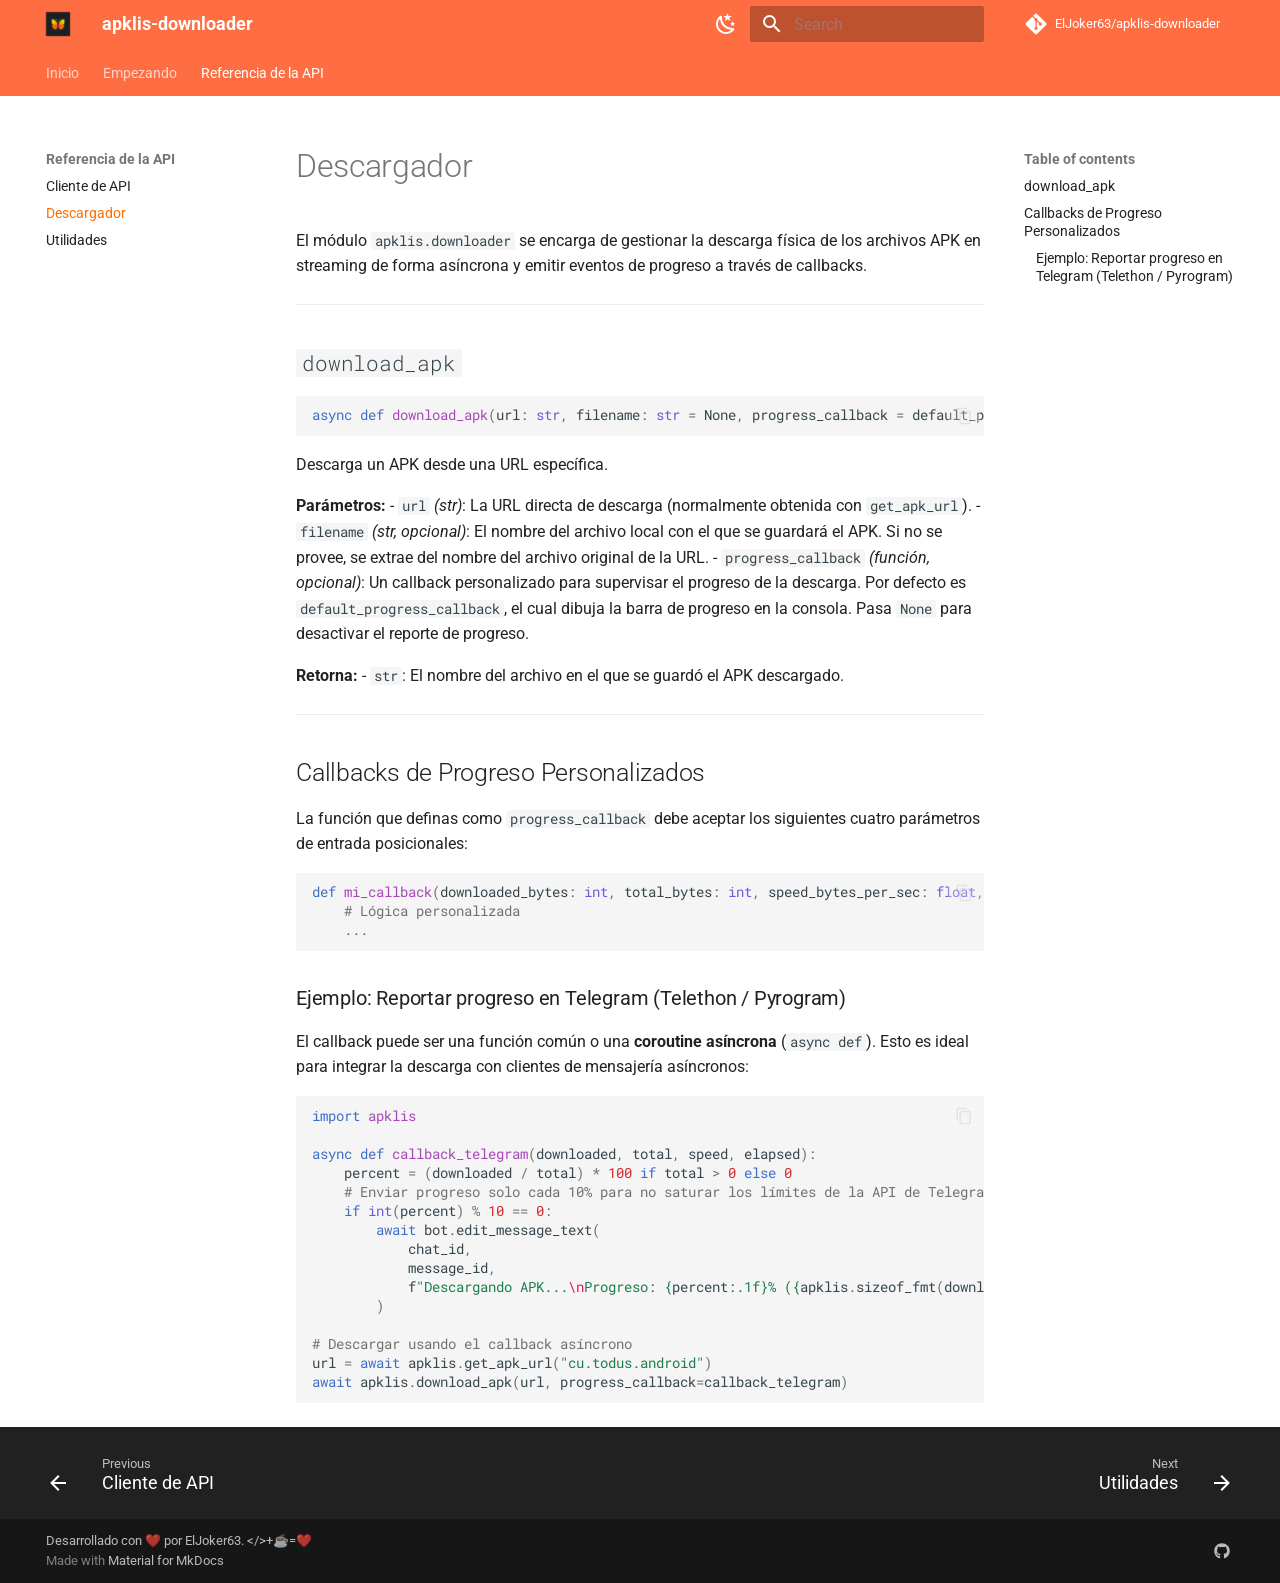
<file: api-reference/downloader/index.html>
<!doctype html>
<html lang="en" class="no-js">
  <head>
    
      <meta charset="utf-8">
      <meta name="viewport" content="width=device-width,initial-scale=1">
      
        <meta name="description" content="Cliente Python para Apklis.cu con soporte de descarga asíncrona y barra de progreso.">
      
      
        <meta name="author" content="ElJoker">
      
      
      
        <link rel="prev" href="../api/">
      
      
        <link rel="next" href="../utils/">
      
      
        
      
      
      <link rel="icon" href="../../assets/favicon.png">
      <meta name="generator" content="mkdocs-1.6.1, mkdocs-material-9.7.6">
    
    
      
        <title>Descargador - apklis-downloader</title>
      
    
    
      <link rel="stylesheet" href="../../assets/stylesheets/main.484c7ddc.min.css">
      
        
        <link rel="stylesheet" href="../../assets/stylesheets/palette.ab4e12ef.min.css">
      
      


    
    
      
    
    
      
        
        
        <link rel="preconnect" href="https://fonts.gstatic.com" crossorigin>
        <link rel="stylesheet" href="https://fonts.googleapis.com/css?family=Roboto:300,300i,400,400i,700,700i%7CRoboto+Mono:400,400i,700,700i&display=fallback">
        <style>:root{--md-text-font:"Roboto";--md-code-font:"Roboto Mono"}</style>
      
    
    
      <link rel="stylesheet" href="../../stylesheets/extra.css">
    
    <script>__md_scope=new URL("../..",location),__md_hash=e=>[...e].reduce(((e,_)=>(e<<5)-e+_.charCodeAt(0)),0),__md_get=(e,_=localStorage,t=__md_scope)=>JSON.parse(_.getItem(t.pathname+"."+e)),__md_set=(e,_,t=localStorage,a=__md_scope)=>{try{t.setItem(a.pathname+"."+e,JSON.stringify(_))}catch(e){}}</script>
    
      

    
    
  </head>
  
  
    
    
      
    
    
    
    
    <body dir="ltr" data-md-color-scheme="default" data-md-color-primary="deep-orange" data-md-color-accent="orange">
  
    
    <input class="md-toggle" data-md-toggle="drawer" type="checkbox" id="__drawer" autocomplete="off">
    <input class="md-toggle" data-md-toggle="search" type="checkbox" id="__search" autocomplete="off">
    <label class="md-overlay" for="__drawer"></label>
    <div data-md-component="skip">
      
        
        <a href="#descargador" class="md-skip">
          Skip to content
        </a>
      
    </div>
    <div data-md-component="announce">
      
    </div>
    
    
      

<header class="md-header" data-md-component="header">
  <nav class="md-header__inner md-grid" aria-label="Header">
    <a href="../.." title="apklis-downloader" class="md-header__button md-logo" aria-label="apklis-downloader" data-md-component="logo">
      
  <img src="../../assets/logo.png" alt="logo">

    </a>
    <label class="md-header__button md-icon" for="__drawer">
      
      <svg xmlns="http://www.w3.org/2000/svg" viewBox="0 0 24 24"><path d="M3 6h18v2H3zm0 5h18v2H3zm0 5h18v2H3z"/></svg>
    </label>
    <div class="md-header__title" data-md-component="header-title">
      <div class="md-header__ellipsis">
        <div class="md-header__topic">
          <span class="md-ellipsis">
            apklis-downloader
          </span>
        </div>
        <div class="md-header__topic" data-md-component="header-topic">
          <span class="md-ellipsis">
            
              Descargador
            
          </span>
        </div>
      </div>
    </div>
    
      
        <form class="md-header__option" data-md-component="palette">
  
    
    
    
    <input class="md-option" data-md-color-media="(prefers-color-scheme: light)" data-md-color-scheme="default" data-md-color-primary="deep-orange" data-md-color-accent="orange"  aria-label="Cambiar al modo oscuro"  type="radio" name="__palette" id="__palette_0">
    
      <label class="md-header__button md-icon" title="Cambiar al modo oscuro" for="__palette_1" hidden>
        <svg xmlns="http://www.w3.org/2000/svg" viewBox="0 0 24 24"><path d="m17.75 4.09-2.53 1.94.91 3.06-2.63-1.81-2.63 1.81.91-3.06-2.53-1.94L12.44 4l1.06-3 1.06 3zm3.5 6.91-1.64 1.25.59 1.98-1.7-1.17-1.7 1.17.59-1.98L15.75 11l2.06-.05L18.5 9l.69 1.95zm-2.28 4.95c.83-.08 1.72 1.1 1.19 1.85-.32.45-.66.87-1.08 1.27C15.17 23 8.84 23 4.94 19.07c-3.91-3.9-3.91-10.24 0-14.14.4-.4.82-.76 1.27-1.08.75-.53 1.93.36 1.85 1.19-.27 2.86.69 5.83 2.89 8.02a9.96 9.96 0 0 0 8.02 2.89m-1.64 2.02a12.08 12.08 0 0 1-7.8-3.47c-2.17-2.19-3.33-5-3.49-7.82-2.81 3.14-2.7 7.96.31 10.98 3.02 3.01 7.84 3.12 10.98.31"/></svg>
      </label>
    
  
    
    
    
    <input class="md-option" data-md-color-media="(prefers-color-scheme: dark)" data-md-color-scheme="slate" data-md-color-primary="deep-orange" data-md-color-accent="orange"  aria-label="Cambiar al modo claro"  type="radio" name="__palette" id="__palette_1">
    
      <label class="md-header__button md-icon" title="Cambiar al modo claro" for="__palette_0" hidden>
        <svg xmlns="http://www.w3.org/2000/svg" viewBox="0 0 24 24"><path d="M12 7a5 5 0 0 1 5 5 5 5 0 0 1-5 5 5 5 0 0 1-5-5 5 5 0 0 1 5-5m0 2a3 3 0 0 0-3 3 3 3 0 0 0 3 3 3 3 0 0 0 3-3 3 3 0 0 0-3-3m0-7 2.39 3.42C13.65 5.15 12.84 5 12 5s-1.65.15-2.39.42zM3.34 7l4.16-.35A7.2 7.2 0 0 0 5.94 8.5c-.44.74-.69 1.5-.83 2.29zm.02 10 1.76-3.77a7.131 7.131 0 0 0 2.38 4.14zM20.65 7l-1.77 3.79a7.02 7.02 0 0 0-2.38-4.15zm-.01 10-4.14.36c.59-.51 1.12-1.14 1.54-1.86.42-.73.69-1.5.83-2.29zM12 22l-2.41-3.44c.74.27 1.55.44 2.41.44.82 0 1.63-.17 2.37-.44z"/></svg>
      </label>
    
  
</form>
      
    
    
      <script>var palette=__md_get("__palette");if(palette&&palette.color){if("(prefers-color-scheme)"===palette.color.media){var media=matchMedia("(prefers-color-scheme: light)"),input=document.querySelector(media.matches?"[data-md-color-media='(prefers-color-scheme: light)']":"[data-md-color-media='(prefers-color-scheme: dark)']");palette.color.media=input.getAttribute("data-md-color-media"),palette.color.scheme=input.getAttribute("data-md-color-scheme"),palette.color.primary=input.getAttribute("data-md-color-primary"),palette.color.accent=input.getAttribute("data-md-color-accent")}for(var[key,value]of Object.entries(palette.color))document.body.setAttribute("data-md-color-"+key,value)}</script>
    
    
    
      
      
        <label class="md-header__button md-icon" for="__search">
          
          <svg xmlns="http://www.w3.org/2000/svg" viewBox="0 0 24 24"><path d="M9.5 3A6.5 6.5 0 0 1 16 9.5c0 1.61-.59 3.09-1.56 4.23l.27.27h.79l5 5-1.5 1.5-5-5v-.79l-.27-.27A6.52 6.52 0 0 1 9.5 16 6.5 6.5 0 0 1 3 9.5 6.5 6.5 0 0 1 9.5 3m0 2C7 5 5 7 5 9.5S7 14 9.5 14 14 12 14 9.5 12 5 9.5 5"/></svg>
        </label>
        <div class="md-search" data-md-component="search" role="dialog">
  <label class="md-search__overlay" for="__search"></label>
  <div class="md-search__inner" role="search">
    <form class="md-search__form" name="search">
      <input type="text" class="md-search__input" name="query" aria-label="Search" placeholder="Search" autocapitalize="off" autocorrect="off" autocomplete="off" spellcheck="false" data-md-component="search-query" required>
      <label class="md-search__icon md-icon" for="__search">
        
        <svg xmlns="http://www.w3.org/2000/svg" viewBox="0 0 24 24"><path d="M9.5 3A6.5 6.5 0 0 1 16 9.5c0 1.61-.59 3.09-1.56 4.23l.27.27h.79l5 5-1.5 1.5-5-5v-.79l-.27-.27A6.52 6.52 0 0 1 9.5 16 6.5 6.5 0 0 1 3 9.5 6.5 6.5 0 0 1 9.5 3m0 2C7 5 5 7 5 9.5S7 14 9.5 14 14 12 14 9.5 12 5 9.5 5"/></svg>
        
        <svg xmlns="http://www.w3.org/2000/svg" viewBox="0 0 24 24"><path d="M20 11v2H8l5.5 5.5-1.42 1.42L4.16 12l7.92-7.92L13.5 5.5 8 11z"/></svg>
      </label>
      <nav class="md-search__options" aria-label="Search">
        
        <button type="reset" class="md-search__icon md-icon" title="Clear" aria-label="Clear" tabindex="-1">
          
          <svg xmlns="http://www.w3.org/2000/svg" viewBox="0 0 24 24"><path d="M19 6.41 17.59 5 12 10.59 6.41 5 5 6.41 10.59 12 5 17.59 6.41 19 12 13.41 17.59 19 19 17.59 13.41 12z"/></svg>
        </button>
      </nav>
      
        <div class="md-search__suggest" data-md-component="search-suggest"></div>
      
    </form>
    <div class="md-search__output">
      <div class="md-search__scrollwrap" tabindex="0" data-md-scrollfix>
        <div class="md-search-result" data-md-component="search-result">
          <div class="md-search-result__meta">
            Initializing search
          </div>
          <ol class="md-search-result__list" role="presentation"></ol>
        </div>
      </div>
    </div>
  </div>
</div>
      
    
    
      <div class="md-header__source">
        <a href="https://github.com/ElJoker63/apklis-downloader" title="Go to repository" class="md-source" data-md-component="source">
  <div class="md-source__icon md-icon">
    
    <svg xmlns="http://www.w3.org/2000/svg" viewBox="0 0 448 512"><!--! Font Awesome Free 7.1.0 by @fontawesome - https://fontawesome.com License - https://fontawesome.com/license/free (Icons: CC BY 4.0, Fonts: SIL OFL 1.1, Code: MIT License) Copyright 2025 Fonticons, Inc.--><path d="M439.6 236.1 244 40.5c-5.4-5.5-12.8-8.5-20.4-8.5s-15 3-20.4 8.4L162.5 81l51.5 51.5c27.1-9.1 52.7 16.8 43.4 43.7l49.7 49.7c34.2-11.8 61.2 31 35.5 56.7-26.5 26.5-70.2-2.9-56-37.3L240.3 199v121.9c25.3 12.5 22.3 41.8 9.1 55-6.4 6.4-15.2 10.1-24.3 10.1s-17.8-3.6-24.3-10.1c-17.6-17.6-11.1-46.9 11.2-56v-123c-20.8-8.5-24.6-30.7-18.6-45L142.6 101 8.5 235.1C3 240.6 0 247.9 0 255.5s3 15 8.5 20.4l195.6 195.7c5.4 5.4 12.7 8.4 20.4 8.4s15-3 20.4-8.4l194.7-194.7c5.4-5.4 8.4-12.8 8.4-20.4s-3-15-8.4-20.4"/></svg>
  </div>
  <div class="md-source__repository">
    ElJoker63/apklis-downloader
  </div>
</a>
      </div>
    
  </nav>
  
</header>
    
    <div class="md-container" data-md-component="container">
      
      
        
          
            
<nav class="md-tabs" aria-label="Tabs" data-md-component="tabs">
  <div class="md-grid">
    <ul class="md-tabs__list">
      
        
  
  
  
  
    <li class="md-tabs__item">
      <a href="../.." class="md-tabs__link">
        
  
  
    
  
  Inicio

      </a>
    </li>
  

      
        
  
  
  
  
    
    
      <li class="md-tabs__item">
        <a href="../../getting-started/installation/" class="md-tabs__link">
          
  
  
  Empezando

        </a>
      </li>
    
  

      
        
  
  
  
    
  
  
    
    
      <li class="md-tabs__item md-tabs__item--active">
        <a href="../api/" class="md-tabs__link">
          
  
  
  Referencia de la API

        </a>
      </li>
    
  

      
    </ul>
  </div>
</nav>
          
        
      
      <main class="md-main" data-md-component="main">
        <div class="md-main__inner md-grid">
          
            
              
              <div class="md-sidebar md-sidebar--primary" data-md-component="sidebar" data-md-type="navigation" >
                <div class="md-sidebar__scrollwrap">
                  <div class="md-sidebar__inner">
                    


  


<nav class="md-nav md-nav--primary md-nav--lifted" aria-label="Navigation" data-md-level="0">
  <label class="md-nav__title" for="__drawer">
    <a href="../.." title="apklis-downloader" class="md-nav__button md-logo" aria-label="apklis-downloader" data-md-component="logo">
      
  <img src="../../assets/logo.png" alt="logo">

    </a>
    apklis-downloader
  </label>
  
    <div class="md-nav__source">
      <a href="https://github.com/ElJoker63/apklis-downloader" title="Go to repository" class="md-source" data-md-component="source">
  <div class="md-source__icon md-icon">
    
    <svg xmlns="http://www.w3.org/2000/svg" viewBox="0 0 448 512"><!--! Font Awesome Free 7.1.0 by @fontawesome - https://fontawesome.com License - https://fontawesome.com/license/free (Icons: CC BY 4.0, Fonts: SIL OFL 1.1, Code: MIT License) Copyright 2025 Fonticons, Inc.--><path d="M439.6 236.1 244 40.5c-5.4-5.5-12.8-8.5-20.4-8.5s-15 3-20.4 8.4L162.5 81l51.5 51.5c27.1-9.1 52.7 16.8 43.4 43.7l49.7 49.7c34.2-11.8 61.2 31 35.5 56.7-26.5 26.5-70.2-2.9-56-37.3L240.3 199v121.9c25.3 12.5 22.3 41.8 9.1 55-6.4 6.4-15.2 10.1-24.3 10.1s-17.8-3.6-24.3-10.1c-17.6-17.6-11.1-46.9 11.2-56v-123c-20.8-8.5-24.6-30.7-18.6-45L142.6 101 8.5 235.1C3 240.6 0 247.9 0 255.5s3 15 8.5 20.4l195.6 195.7c5.4 5.4 12.7 8.4 20.4 8.4s15-3 20.4-8.4l194.7-194.7c5.4-5.4 8.4-12.8 8.4-20.4s-3-15-8.4-20.4"/></svg>
  </div>
  <div class="md-source__repository">
    ElJoker63/apklis-downloader
  </div>
</a>
    </div>
  
  <ul class="md-nav__list" data-md-scrollfix>
    
      
      
  
  
  
  
    <li class="md-nav__item">
      <a href="../.." class="md-nav__link">
        
  
  
  <span class="md-ellipsis">
    
  
    Inicio
  

    
  </span>
  
  

      </a>
    </li>
  

    
      
      
  
  
  
  
    
    
    
    
      
      
        
      
    
    
    <li class="md-nav__item md-nav__item--nested">
      
        
        
        <input class="md-nav__toggle md-toggle " type="checkbox" id="__nav_2" >
        
          
          <label class="md-nav__link" for="__nav_2" id="__nav_2_label" tabindex="0">
            
  
  
  <span class="md-ellipsis">
    
  
    Empezando
  

    
  </span>
  
  

            <span class="md-nav__icon md-icon"></span>
          </label>
        
        <nav class="md-nav" data-md-level="1" aria-labelledby="__nav_2_label" aria-expanded="false">
          <label class="md-nav__title" for="__nav_2">
            <span class="md-nav__icon md-icon"></span>
            
  
    Empezando
  

          </label>
          <ul class="md-nav__list" data-md-scrollfix>
            
              
                
  
  
  
  
    <li class="md-nav__item">
      <a href="../../getting-started/installation/" class="md-nav__link">
        
  
  
  <span class="md-ellipsis">
    
  
    Instalación
  

    
  </span>
  
  

      </a>
    </li>
  

              
            
              
                
  
  
  
  
    <li class="md-nav__item">
      <a href="../../getting-started/quickstart/" class="md-nav__link">
        
  
  
  <span class="md-ellipsis">
    
  
    Primeros Pasos
  

    
  </span>
  
  

      </a>
    </li>
  

              
            
          </ul>
        </nav>
      
    </li>
  

    
      
      
  
  
    
  
  
  
    
    
    
    
      
        
        
      
      
        
      
    
    
    <li class="md-nav__item md-nav__item--active md-nav__item--section md-nav__item--nested">
      
        
        
        <input class="md-nav__toggle md-toggle " type="checkbox" id="__nav_3" checked>
        
          
          <label class="md-nav__link" for="__nav_3" id="__nav_3_label" tabindex="">
            
  
  
  <span class="md-ellipsis">
    
  
    Referencia de la API
  

    
  </span>
  
  

            <span class="md-nav__icon md-icon"></span>
          </label>
        
        <nav class="md-nav" data-md-level="1" aria-labelledby="__nav_3_label" aria-expanded="true">
          <label class="md-nav__title" for="__nav_3">
            <span class="md-nav__icon md-icon"></span>
            
  
    Referencia de la API
  

          </label>
          <ul class="md-nav__list" data-md-scrollfix>
            
              
                
  
  
  
  
    <li class="md-nav__item">
      <a href="../api/" class="md-nav__link">
        
  
  
  <span class="md-ellipsis">
    
  
    Cliente de API
  

    
  </span>
  
  

      </a>
    </li>
  

              
            
              
                
  
  
    
  
  
  
    <li class="md-nav__item md-nav__item--active">
      
      <input class="md-nav__toggle md-toggle" type="checkbox" id="__toc">
      
      
        
      
      
        <label class="md-nav__link md-nav__link--active" for="__toc">
          
  
  
  <span class="md-ellipsis">
    
  
    Descargador
  

    
  </span>
  
  

          <span class="md-nav__icon md-icon"></span>
        </label>
      
      <a href="./" class="md-nav__link md-nav__link--active">
        
  
  
  <span class="md-ellipsis">
    
  
    Descargador
  

    
  </span>
  
  

      </a>
      
        

<nav class="md-nav md-nav--secondary" aria-label="Table of contents">
  
  
  
    
  
  
    <label class="md-nav__title" for="__toc">
      <span class="md-nav__icon md-icon"></span>
      Table of contents
    </label>
    <ul class="md-nav__list" data-md-component="toc" data-md-scrollfix>
      
        <li class="md-nav__item">
  <a href="#download_apk" class="md-nav__link">
    <span class="md-ellipsis">
      
        download_apk
      
    </span>
  </a>
  
</li>
      
        <li class="md-nav__item">
  <a href="#callbacks-de-progreso-personalizados" class="md-nav__link">
    <span class="md-ellipsis">
      
        Callbacks de Progreso Personalizados
      
    </span>
  </a>
  
    <nav class="md-nav" aria-label="Callbacks de Progreso Personalizados">
      <ul class="md-nav__list">
        
          <li class="md-nav__item">
  <a href="#ejemplo-reportar-progreso-en-telegram-telethon-pyrogram" class="md-nav__link">
    <span class="md-ellipsis">
      
        Ejemplo: Reportar progreso en Telegram (Telethon / Pyrogram)
      
    </span>
  </a>
  
</li>
        
      </ul>
    </nav>
  
</li>
      
    </ul>
  
</nav>
      
    </li>
  

              
            
              
                
  
  
  
  
    <li class="md-nav__item">
      <a href="../utils/" class="md-nav__link">
        
  
  
  <span class="md-ellipsis">
    
  
    Utilidades
  

    
  </span>
  
  

      </a>
    </li>
  

              
            
          </ul>
        </nav>
      
    </li>
  

    
  </ul>
</nav>
                  </div>
                </div>
              </div>
            
            
              
              <div class="md-sidebar md-sidebar--secondary" data-md-component="sidebar" data-md-type="toc" >
                <div class="md-sidebar__scrollwrap">
                  <div class="md-sidebar__inner">
                    

<nav class="md-nav md-nav--secondary" aria-label="Table of contents">
  
  
  
    
  
  
    <label class="md-nav__title" for="__toc">
      <span class="md-nav__icon md-icon"></span>
      Table of contents
    </label>
    <ul class="md-nav__list" data-md-component="toc" data-md-scrollfix>
      
        <li class="md-nav__item">
  <a href="#download_apk" class="md-nav__link">
    <span class="md-ellipsis">
      
        download_apk
      
    </span>
  </a>
  
</li>
      
        <li class="md-nav__item">
  <a href="#callbacks-de-progreso-personalizados" class="md-nav__link">
    <span class="md-ellipsis">
      
        Callbacks de Progreso Personalizados
      
    </span>
  </a>
  
    <nav class="md-nav" aria-label="Callbacks de Progreso Personalizados">
      <ul class="md-nav__list">
        
          <li class="md-nav__item">
  <a href="#ejemplo-reportar-progreso-en-telegram-telethon-pyrogram" class="md-nav__link">
    <span class="md-ellipsis">
      
        Ejemplo: Reportar progreso en Telegram (Telethon / Pyrogram)
      
    </span>
  </a>
  
</li>
        
      </ul>
    </nav>
  
</li>
      
    </ul>
  
</nav>
                  </div>
                </div>
              </div>
            
          
          
            <div class="md-content" data-md-component="content">
              
              <article class="md-content__inner md-typeset">
                
                  


  
  


<h1 id="descargador">Descargador</h1>
<p>El módulo <code>apklis.downloader</code> se encarga de gestionar la descarga física de los archivos APK en streaming de forma asíncrona y emitir eventos de progreso a través de callbacks.</p>
<hr />
<h2 id="download_apk"><code>download_apk</code></h2>
<div class="language-python highlight"><pre><span></span><code><span id="__span-0-1"><a id="__codelineno-0-1" name="__codelineno-0-1" href="#__codelineno-0-1"></a><span class="k">async</span> <span class="k">def</span><span class="w"> </span><span class="nf">download_apk</span><span class="p">(</span><span class="n">url</span><span class="p">:</span> <span class="nb">str</span><span class="p">,</span> <span class="n">filename</span><span class="p">:</span> <span class="nb">str</span> <span class="o">=</span> <span class="kc">None</span><span class="p">,</span> <span class="n">progress_callback</span> <span class="o">=</span> <span class="n">default_progress_callback</span><span class="p">)</span> <span class="o">-&gt;</span> <span class="nb">str</span>
</span></code></pre></div>
<p>Descarga un APK desde una URL específica.</p>
<p><strong>Parámetros:</strong>
- <code>url</code> <em>(str)</em>: La URL directa de descarga (normalmente obtenida con <code>get_apk_url</code>).
- <code>filename</code> <em>(str, opcional)</em>: El nombre del archivo local con el que se guardará el APK. Si no se provee, se extrae del nombre del archivo original de la URL.
- <code>progress_callback</code> <em>(función, opcional)</em>: Un callback personalizado para supervisar el progreso de la descarga. Por defecto es <code>default_progress_callback</code>, el cual dibuja la barra de progreso en la consola. Pasa <code>None</code> para desactivar el reporte de progreso.</p>
<p><strong>Retorna:</strong>
- <code>str</code>: El nombre del archivo en el que se guardó el APK descargado.</p>
<hr />
<h2 id="callbacks-de-progreso-personalizados">Callbacks de Progreso Personalizados</h2>
<p>La función que definas como <code>progress_callback</code> debe aceptar los siguientes cuatro parámetros de entrada posicionales:</p>
<div class="language-python highlight"><pre><span></span><code><span id="__span-1-1"><a id="__codelineno-1-1" name="__codelineno-1-1" href="#__codelineno-1-1"></a><span class="k">def</span><span class="w"> </span><span class="nf">mi_callback</span><span class="p">(</span><span class="n">downloaded_bytes</span><span class="p">:</span> <span class="nb">int</span><span class="p">,</span> <span class="n">total_bytes</span><span class="p">:</span> <span class="nb">int</span><span class="p">,</span> <span class="n">speed_bytes_per_sec</span><span class="p">:</span> <span class="nb">float</span><span class="p">,</span> <span class="n">elapsed_time</span><span class="p">:</span> <span class="nb">float</span><span class="p">):</span>
</span><span id="__span-1-2"><a id="__codelineno-1-2" name="__codelineno-1-2" href="#__codelineno-1-2"></a>    <span class="c1"># Lógica personalizada</span>
</span><span id="__span-1-3"><a id="__codelineno-1-3" name="__codelineno-1-3" href="#__codelineno-1-3"></a>    <span class="o">...</span>
</span></code></pre></div>
<h3 id="ejemplo-reportar-progreso-en-telegram-telethon-pyrogram">Ejemplo: Reportar progreso en Telegram (Telethon / Pyrogram)</h3>
<p>El callback puede ser una función común o una <strong>coroutine asíncrona</strong> (<code>async def</code>). Esto es ideal para integrar la descarga con clientes de mensajería asíncronos:</p>
<div class="language-python highlight"><pre><span></span><code><span id="__span-2-1"><a id="__codelineno-2-1" name="__codelineno-2-1" href="#__codelineno-2-1"></a><span class="kn">import</span><span class="w"> </span><span class="nn">apklis</span>
</span><span id="__span-2-2"><a id="__codelineno-2-2" name="__codelineno-2-2" href="#__codelineno-2-2"></a>
</span><span id="__span-2-3"><a id="__codelineno-2-3" name="__codelineno-2-3" href="#__codelineno-2-3"></a><span class="k">async</span> <span class="k">def</span><span class="w"> </span><span class="nf">callback_telegram</span><span class="p">(</span><span class="n">downloaded</span><span class="p">,</span> <span class="n">total</span><span class="p">,</span> <span class="n">speed</span><span class="p">,</span> <span class="n">elapsed</span><span class="p">):</span>
</span><span id="__span-2-4"><a id="__codelineno-2-4" name="__codelineno-2-4" href="#__codelineno-2-4"></a>    <span class="n">percent</span> <span class="o">=</span> <span class="p">(</span><span class="n">downloaded</span> <span class="o">/</span> <span class="n">total</span><span class="p">)</span> <span class="o">*</span> <span class="mi">100</span> <span class="k">if</span> <span class="n">total</span> <span class="o">&gt;</span> <span class="mi">0</span> <span class="k">else</span> <span class="mi">0</span>
</span><span id="__span-2-5"><a id="__codelineno-2-5" name="__codelineno-2-5" href="#__codelineno-2-5"></a>    <span class="c1"># Enviar progreso solo cada 10% para no saturar los límites de la API de Telegram</span>
</span><span id="__span-2-6"><a id="__codelineno-2-6" name="__codelineno-2-6" href="#__codelineno-2-6"></a>    <span class="k">if</span> <span class="nb">int</span><span class="p">(</span><span class="n">percent</span><span class="p">)</span> <span class="o">%</span> <span class="mi">10</span> <span class="o">==</span> <span class="mi">0</span><span class="p">:</span>
</span><span id="__span-2-7"><a id="__codelineno-2-7" name="__codelineno-2-7" href="#__codelineno-2-7"></a>        <span class="k">await</span> <span class="n">bot</span><span class="o">.</span><span class="n">edit_message_text</span><span class="p">(</span>
</span><span id="__span-2-8"><a id="__codelineno-2-8" name="__codelineno-2-8" href="#__codelineno-2-8"></a>            <span class="n">chat_id</span><span class="p">,</span> 
</span><span id="__span-2-9"><a id="__codelineno-2-9" name="__codelineno-2-9" href="#__codelineno-2-9"></a>            <span class="n">message_id</span><span class="p">,</span> 
</span><span id="__span-2-10"><a id="__codelineno-2-10" name="__codelineno-2-10" href="#__codelineno-2-10"></a>            <span class="sa">f</span><span class="s2">&quot;Descargando APK...</span><span class="se">\n</span><span class="s2">Progreso: </span><span class="si">{</span><span class="n">percent</span><span class="si">:</span><span class="s2">.1f</span><span class="si">}</span><span class="s2">% (</span><span class="si">{</span><span class="n">apklis</span><span class="o">.</span><span class="n">sizeof_fmt</span><span class="p">(</span><span class="n">downloaded</span><span class="p">)</span><span class="si">}</span><span class="s2">/</span><span class="si">{</span><span class="n">apklis</span><span class="o">.</span><span class="n">sizeof_fmt</span><span class="p">(</span><span class="n">total</span><span class="p">)</span><span class="si">}</span><span class="s2">)&quot;</span>
</span><span id="__span-2-11"><a id="__codelineno-2-11" name="__codelineno-2-11" href="#__codelineno-2-11"></a>        <span class="p">)</span>
</span><span id="__span-2-12"><a id="__codelineno-2-12" name="__codelineno-2-12" href="#__codelineno-2-12"></a>
</span><span id="__span-2-13"><a id="__codelineno-2-13" name="__codelineno-2-13" href="#__codelineno-2-13"></a><span class="c1"># Descargar usando el callback asíncrono</span>
</span><span id="__span-2-14"><a id="__codelineno-2-14" name="__codelineno-2-14" href="#__codelineno-2-14"></a><span class="n">url</span> <span class="o">=</span> <span class="k">await</span> <span class="n">apklis</span><span class="o">.</span><span class="n">get_apk_url</span><span class="p">(</span><span class="s2">&quot;cu.todus.android&quot;</span><span class="p">)</span>
</span><span id="__span-2-15"><a id="__codelineno-2-15" name="__codelineno-2-15" href="#__codelineno-2-15"></a><span class="k">await</span> <span class="n">apklis</span><span class="o">.</span><span class="n">download_apk</span><span class="p">(</span><span class="n">url</span><span class="p">,</span> <span class="n">progress_callback</span><span class="o">=</span><span class="n">callback_telegram</span><span class="p">)</span>
</span></code></pre></div>












                
              </article>
            </div>
          
          
<script>var target=document.getElementById(location.hash.slice(1));target&&target.name&&(target.checked=target.name.startsWith("__tabbed_"))</script>
        </div>
        
          <button type="button" class="md-top md-icon" data-md-component="top" hidden>
  
  <svg xmlns="http://www.w3.org/2000/svg" viewBox="0 0 24 24"><path d="M13 20h-2V8l-5.5 5.5-1.42-1.42L12 4.16l7.92 7.92-1.42 1.42L13 8z"/></svg>
  Back to top
</button>
        
      </main>
      
        <footer class="md-footer">
  
    
      
      <nav class="md-footer__inner md-grid" aria-label="Footer" >
        
          
          <a href="../api/" class="md-footer__link md-footer__link--prev" aria-label="Previous: Cliente de API">
            <div class="md-footer__button md-icon">
              
              <svg xmlns="http://www.w3.org/2000/svg" viewBox="0 0 24 24"><path d="M20 11v2H8l5.5 5.5-1.42 1.42L4.16 12l7.92-7.92L13.5 5.5 8 11z"/></svg>
            </div>
            <div class="md-footer__title">
              <span class="md-footer__direction">
                Previous
              </span>
              <div class="md-ellipsis">
                Cliente de API
              </div>
            </div>
          </a>
        
        
          
          <a href="../utils/" class="md-footer__link md-footer__link--next" aria-label="Next: Utilidades">
            <div class="md-footer__title">
              <span class="md-footer__direction">
                Next
              </span>
              <div class="md-ellipsis">
                Utilidades
              </div>
            </div>
            <div class="md-footer__button md-icon">
              
              <svg xmlns="http://www.w3.org/2000/svg" viewBox="0 0 24 24"><path d="M4 11v2h12l-5.5 5.5 1.42 1.42L19.84 12l-7.92-7.92L10.5 5.5 16 11z"/></svg>
            </div>
          </a>
        
      </nav>
    
  
  <div class="md-footer-meta md-typeset">
    <div class="md-footer-meta__inner md-grid">
      <div class="md-copyright">
  
    <div class="md-copyright__highlight">
      Desarrollado con ❤️ por ElJoker63. &lt;/&gt;+☕️=❤️
    </div>
  
  
    Made with
    <a href="https://squidfunk.github.io/mkdocs-material/" target="_blank" rel="noopener">
      Material for MkDocs
    </a>
  
</div>
      
        
<div class="md-social">
  
    
    
    
    
      
      
    
    <a href="https://github.com/ElJoker63/apklis-downloader" target="_blank" rel="noopener" title="github.com" class="md-social__link">
      <svg xmlns="http://www.w3.org/2000/svg" viewBox="0 0 512 512"><!--! Font Awesome Free 7.1.0 by @fontawesome - https://fontawesome.com License - https://fontawesome.com/license/free (Icons: CC BY 4.0, Fonts: SIL OFL 1.1, Code: MIT License) Copyright 2025 Fonticons, Inc.--><path d="M173.9 397.4c0 2-2.3 3.6-5.2 3.6-3.3.3-5.6-1.3-5.6-3.6 0-2 2.3-3.6 5.2-3.6 3-.3 5.6 1.3 5.6 3.6m-31.1-4.5c-.7 2 1.3 4.3 4.3 4.9 2.6 1 5.6 0 6.2-2s-1.3-4.3-4.3-5.2c-2.6-.7-5.5.3-6.2 2.3m44.2-1.7c-2.9.7-4.9 2.6-4.6 4.9.3 2 2.9 3.3 5.9 2.6 2.9-.7 4.9-2.6 4.6-4.6-.3-1.9-3-3.2-5.9-2.9M252.8 8C114.1 8 8 113.3 8 252c0 110.9 69.8 205.8 169.5 239.2 12.8 2.3 17.3-5.6 17.3-12.1 0-6.2-.3-40.4-.3-61.4 0 0-70 15-84.7-29.8 0 0-11.4-29.1-27.8-36.6 0 0-22.9-15.7 1.6-15.4 0 0 24.9 2 38.6 25.8 21.9 38.6 58.6 27.5 72.9 20.9 2.3-16 8.8-27.1 16-33.7-55.9-6.2-112.3-14.3-112.3-110.5 0-27.5 7.6-41.3 23.6-58.9-2.6-6.5-11.1-33.3 2.6-67.9 20.9-6.5 69 27 69 27 20-5.6 41.5-8.5 62.8-8.5s42.8 2.9 62.8 8.5c0 0 48.1-33.6 69-27 13.7 34.7 5.2 61.4 2.6 67.9 16 17.7 25.8 31.5 25.8 58.9 0 96.5-58.9 104.2-114.8 110.5 9.2 7.9 17 22.9 17 46.4 0 33.7-.3 75.4-.3 83.6 0 6.5 4.6 14.4 17.3 12.1C436.2 457.8 504 362.9 504 252 504 113.3 391.5 8 252.8 8M105.2 352.9c-1.3 1-1 3.3.7 5.2 1.6 1.6 3.9 2.3 5.2 1 1.3-1 1-3.3-.7-5.2-1.6-1.6-3.9-2.3-5.2-1m-10.8-8.1c-.7 1.3.3 2.9 2.3 3.9 1.6 1 3.6.7 4.3-.7.7-1.3-.3-2.9-2.3-3.9-2-.6-3.6-.3-4.3.7m32.4 35.6c-1.6 1.3-1 4.3 1.3 6.2 2.3 2.3 5.2 2.6 6.5 1 1.3-1.3.7-4.3-1.3-6.2-2.2-2.3-5.2-2.6-6.5-1m-11.4-14.7c-1.6 1-1.6 3.6 0 5.9s4.3 3.3 5.6 2.3c1.6-1.3 1.6-3.9 0-6.2-1.4-2.3-4-3.3-5.6-2"/></svg>
    </a>
  
</div>
      
    </div>
  </div>
</footer>
      
    </div>
    <div class="md-dialog" data-md-component="dialog">
      <div class="md-dialog__inner md-typeset"></div>
    </div>
    
    
    
      
      
      <script id="__config" type="application/json">{"annotate": null, "base": "../..", "features": ["navigation.tabs", "navigation.sections", "navigation.top", "navigation.footer", "search.suggest", "search.highlight", "content.code.copy"], "search": "../../assets/javascripts/workers/search.2c215733.min.js", "tags": null, "translations": {"clipboard.copied": "Copied to clipboard", "clipboard.copy": "Copy to clipboard", "search.result.more.one": "1 more on this page", "search.result.more.other": "# more on this page", "search.result.none": "No matching documents", "search.result.one": "1 matching document", "search.result.other": "# matching documents", "search.result.placeholder": "Type to start searching", "search.result.term.missing": "Missing", "select.version": "Select version"}, "version": null}</script>
    
    
      <script src="../../assets/javascripts/bundle.79ae519e.min.js"></script>
      
    
  </body>
</html>
</file>
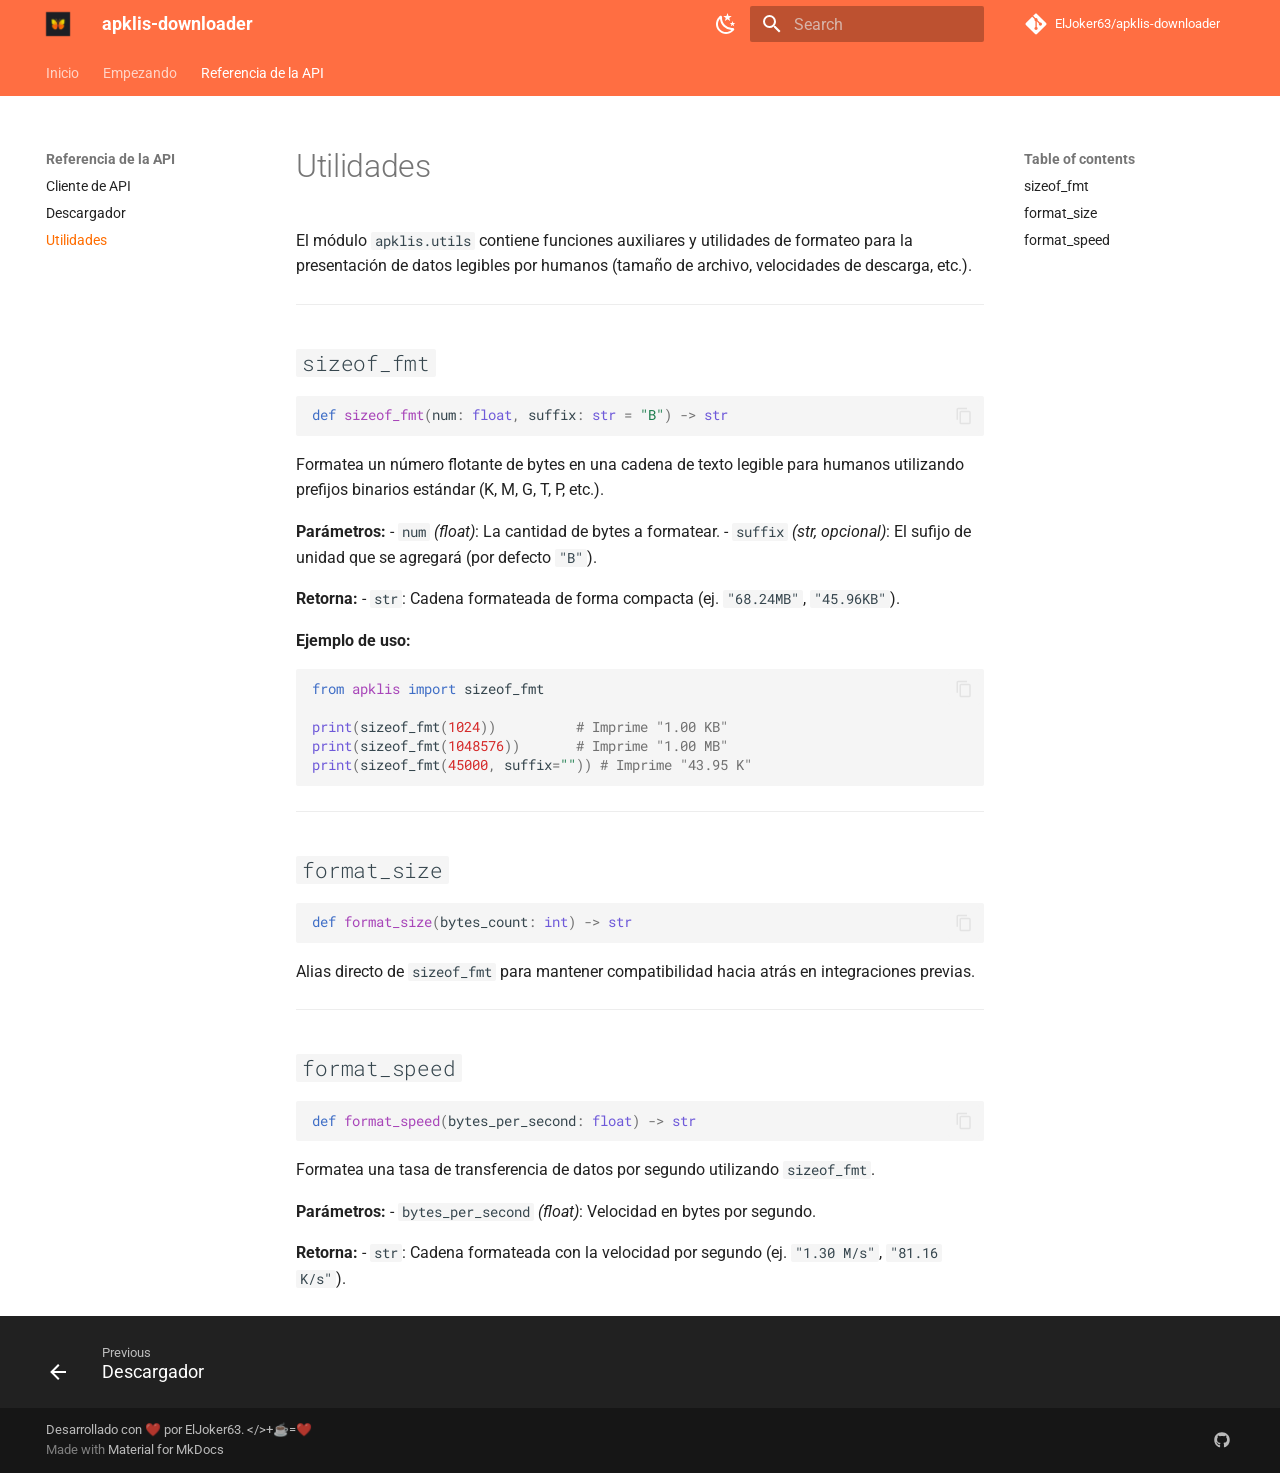
<file: api-reference/utils/index.html>
<!doctype html>
<html lang="en" class="no-js">
  <head>
    
      <meta charset="utf-8">
      <meta name="viewport" content="width=device-width,initial-scale=1">
      
        <meta name="description" content="Cliente Python para Apklis.cu con soporte de descarga asíncrona y barra de progreso.">
      
      
        <meta name="author" content="ElJoker">
      
      
      
        <link rel="prev" href="../downloader/">
      
      
      
        
      
      
      <link rel="icon" href="../../assets/favicon.png">
      <meta name="generator" content="mkdocs-1.6.1, mkdocs-material-9.7.6">
    
    
      
        <title>Utilidades - apklis-downloader</title>
      
    
    
      <link rel="stylesheet" href="../../assets/stylesheets/main.484c7ddc.min.css">
      
        
        <link rel="stylesheet" href="../../assets/stylesheets/palette.ab4e12ef.min.css">
      
      


    
    
      
    
    
      
        
        
        <link rel="preconnect" href="https://fonts.gstatic.com" crossorigin>
        <link rel="stylesheet" href="https://fonts.googleapis.com/css?family=Roboto:300,300i,400,400i,700,700i%7CRoboto+Mono:400,400i,700,700i&display=fallback">
        <style>:root{--md-text-font:"Roboto";--md-code-font:"Roboto Mono"}</style>
      
    
    
      <link rel="stylesheet" href="../../stylesheets/extra.css">
    
    <script>__md_scope=new URL("../..",location),__md_hash=e=>[...e].reduce(((e,_)=>(e<<5)-e+_.charCodeAt(0)),0),__md_get=(e,_=localStorage,t=__md_scope)=>JSON.parse(_.getItem(t.pathname+"."+e)),__md_set=(e,_,t=localStorage,a=__md_scope)=>{try{t.setItem(a.pathname+"."+e,JSON.stringify(_))}catch(e){}}</script>
    
      

    
    
  </head>
  
  
    
    
      
    
    
    
    
    <body dir="ltr" data-md-color-scheme="default" data-md-color-primary="deep-orange" data-md-color-accent="orange">
  
    
    <input class="md-toggle" data-md-toggle="drawer" type="checkbox" id="__drawer" autocomplete="off">
    <input class="md-toggle" data-md-toggle="search" type="checkbox" id="__search" autocomplete="off">
    <label class="md-overlay" for="__drawer"></label>
    <div data-md-component="skip">
      
        
        <a href="#utilidades" class="md-skip">
          Skip to content
        </a>
      
    </div>
    <div data-md-component="announce">
      
    </div>
    
    
      

<header class="md-header" data-md-component="header">
  <nav class="md-header__inner md-grid" aria-label="Header">
    <a href="../.." title="apklis-downloader" class="md-header__button md-logo" aria-label="apklis-downloader" data-md-component="logo">
      
  <img src="../../assets/logo.png" alt="logo">

    </a>
    <label class="md-header__button md-icon" for="__drawer">
      
      <svg xmlns="http://www.w3.org/2000/svg" viewBox="0 0 24 24"><path d="M3 6h18v2H3zm0 5h18v2H3zm0 5h18v2H3z"/></svg>
    </label>
    <div class="md-header__title" data-md-component="header-title">
      <div class="md-header__ellipsis">
        <div class="md-header__topic">
          <span class="md-ellipsis">
            apklis-downloader
          </span>
        </div>
        <div class="md-header__topic" data-md-component="header-topic">
          <span class="md-ellipsis">
            
              Utilidades
            
          </span>
        </div>
      </div>
    </div>
    
      
        <form class="md-header__option" data-md-component="palette">
  
    
    
    
    <input class="md-option" data-md-color-media="(prefers-color-scheme: light)" data-md-color-scheme="default" data-md-color-primary="deep-orange" data-md-color-accent="orange"  aria-label="Cambiar al modo oscuro"  type="radio" name="__palette" id="__palette_0">
    
      <label class="md-header__button md-icon" title="Cambiar al modo oscuro" for="__palette_1" hidden>
        <svg xmlns="http://www.w3.org/2000/svg" viewBox="0 0 24 24"><path d="m17.75 4.09-2.53 1.94.91 3.06-2.63-1.81-2.63 1.81.91-3.06-2.53-1.94L12.44 4l1.06-3 1.06 3zm3.5 6.91-1.64 1.25.59 1.98-1.7-1.17-1.7 1.17.59-1.98L15.75 11l2.06-.05L18.5 9l.69 1.95zm-2.28 4.95c.83-.08 1.72 1.1 1.19 1.85-.32.45-.66.87-1.08 1.27C15.17 23 8.84 23 4.94 19.07c-3.91-3.9-3.91-10.24 0-14.14.4-.4.82-.76 1.27-1.08.75-.53 1.93.36 1.85 1.19-.27 2.86.69 5.83 2.89 8.02a9.96 9.96 0 0 0 8.02 2.89m-1.64 2.02a12.08 12.08 0 0 1-7.8-3.47c-2.17-2.19-3.33-5-3.49-7.82-2.81 3.14-2.7 7.96.31 10.98 3.02 3.01 7.84 3.12 10.98.31"/></svg>
      </label>
    
  
    
    
    
    <input class="md-option" data-md-color-media="(prefers-color-scheme: dark)" data-md-color-scheme="slate" data-md-color-primary="deep-orange" data-md-color-accent="orange"  aria-label="Cambiar al modo claro"  type="radio" name="__palette" id="__palette_1">
    
      <label class="md-header__button md-icon" title="Cambiar al modo claro" for="__palette_0" hidden>
        <svg xmlns="http://www.w3.org/2000/svg" viewBox="0 0 24 24"><path d="M12 7a5 5 0 0 1 5 5 5 5 0 0 1-5 5 5 5 0 0 1-5-5 5 5 0 0 1 5-5m0 2a3 3 0 0 0-3 3 3 3 0 0 0 3 3 3 3 0 0 0 3-3 3 3 0 0 0-3-3m0-7 2.39 3.42C13.65 5.15 12.84 5 12 5s-1.65.15-2.39.42zM3.34 7l4.16-.35A7.2 7.2 0 0 0 5.94 8.5c-.44.74-.69 1.5-.83 2.29zm.02 10 1.76-3.77a7.131 7.131 0 0 0 2.38 4.14zM20.65 7l-1.77 3.79a7.02 7.02 0 0 0-2.38-4.15zm-.01 10-4.14.36c.59-.51 1.12-1.14 1.54-1.86.42-.73.69-1.5.83-2.29zM12 22l-2.41-3.44c.74.27 1.55.44 2.41.44.82 0 1.63-.17 2.37-.44z"/></svg>
      </label>
    
  
</form>
      
    
    
      <script>var palette=__md_get("__palette");if(palette&&palette.color){if("(prefers-color-scheme)"===palette.color.media){var media=matchMedia("(prefers-color-scheme: light)"),input=document.querySelector(media.matches?"[data-md-color-media='(prefers-color-scheme: light)']":"[data-md-color-media='(prefers-color-scheme: dark)']");palette.color.media=input.getAttribute("data-md-color-media"),palette.color.scheme=input.getAttribute("data-md-color-scheme"),palette.color.primary=input.getAttribute("data-md-color-primary"),palette.color.accent=input.getAttribute("data-md-color-accent")}for(var[key,value]of Object.entries(palette.color))document.body.setAttribute("data-md-color-"+key,value)}</script>
    
    
    
      
      
        <label class="md-header__button md-icon" for="__search">
          
          <svg xmlns="http://www.w3.org/2000/svg" viewBox="0 0 24 24"><path d="M9.5 3A6.5 6.5 0 0 1 16 9.5c0 1.61-.59 3.09-1.56 4.23l.27.27h.79l5 5-1.5 1.5-5-5v-.79l-.27-.27A6.52 6.52 0 0 1 9.5 16 6.5 6.5 0 0 1 3 9.5 6.5 6.5 0 0 1 9.5 3m0 2C7 5 5 7 5 9.5S7 14 9.5 14 14 12 14 9.5 12 5 9.5 5"/></svg>
        </label>
        <div class="md-search" data-md-component="search" role="dialog">
  <label class="md-search__overlay" for="__search"></label>
  <div class="md-search__inner" role="search">
    <form class="md-search__form" name="search">
      <input type="text" class="md-search__input" name="query" aria-label="Search" placeholder="Search" autocapitalize="off" autocorrect="off" autocomplete="off" spellcheck="false" data-md-component="search-query" required>
      <label class="md-search__icon md-icon" for="__search">
        
        <svg xmlns="http://www.w3.org/2000/svg" viewBox="0 0 24 24"><path d="M9.5 3A6.5 6.5 0 0 1 16 9.5c0 1.61-.59 3.09-1.56 4.23l.27.27h.79l5 5-1.5 1.5-5-5v-.79l-.27-.27A6.52 6.52 0 0 1 9.5 16 6.5 6.5 0 0 1 3 9.5 6.5 6.5 0 0 1 9.5 3m0 2C7 5 5 7 5 9.5S7 14 9.5 14 14 12 14 9.5 12 5 9.5 5"/></svg>
        
        <svg xmlns="http://www.w3.org/2000/svg" viewBox="0 0 24 24"><path d="M20 11v2H8l5.5 5.5-1.42 1.42L4.16 12l7.92-7.92L13.5 5.5 8 11z"/></svg>
      </label>
      <nav class="md-search__options" aria-label="Search">
        
        <button type="reset" class="md-search__icon md-icon" title="Clear" aria-label="Clear" tabindex="-1">
          
          <svg xmlns="http://www.w3.org/2000/svg" viewBox="0 0 24 24"><path d="M19 6.41 17.59 5 12 10.59 6.41 5 5 6.41 10.59 12 5 17.59 6.41 19 12 13.41 17.59 19 19 17.59 13.41 12z"/></svg>
        </button>
      </nav>
      
        <div class="md-search__suggest" data-md-component="search-suggest"></div>
      
    </form>
    <div class="md-search__output">
      <div class="md-search__scrollwrap" tabindex="0" data-md-scrollfix>
        <div class="md-search-result" data-md-component="search-result">
          <div class="md-search-result__meta">
            Initializing search
          </div>
          <ol class="md-search-result__list" role="presentation"></ol>
        </div>
      </div>
    </div>
  </div>
</div>
      
    
    
      <div class="md-header__source">
        <a href="https://github.com/ElJoker63/apklis-downloader" title="Go to repository" class="md-source" data-md-component="source">
  <div class="md-source__icon md-icon">
    
    <svg xmlns="http://www.w3.org/2000/svg" viewBox="0 0 448 512"><!--! Font Awesome Free 7.1.0 by @fontawesome - https://fontawesome.com License - https://fontawesome.com/license/free (Icons: CC BY 4.0, Fonts: SIL OFL 1.1, Code: MIT License) Copyright 2025 Fonticons, Inc.--><path d="M439.6 236.1 244 40.5c-5.4-5.5-12.8-8.5-20.4-8.5s-15 3-20.4 8.4L162.5 81l51.5 51.5c27.1-9.1 52.7 16.8 43.4 43.7l49.7 49.7c34.2-11.8 61.2 31 35.5 56.7-26.5 26.5-70.2-2.9-56-37.3L240.3 199v121.9c25.3 12.5 22.3 41.8 9.1 55-6.4 6.4-15.2 10.1-24.3 10.1s-17.8-3.6-24.3-10.1c-17.6-17.6-11.1-46.9 11.2-56v-123c-20.8-8.5-24.6-30.7-18.6-45L142.6 101 8.5 235.1C3 240.6 0 247.9 0 255.5s3 15 8.5 20.4l195.6 195.7c5.4 5.4 12.7 8.4 20.4 8.4s15-3 20.4-8.4l194.7-194.7c5.4-5.4 8.4-12.8 8.4-20.4s-3-15-8.4-20.4"/></svg>
  </div>
  <div class="md-source__repository">
    ElJoker63/apklis-downloader
  </div>
</a>
      </div>
    
  </nav>
  
</header>
    
    <div class="md-container" data-md-component="container">
      
      
        
          
            
<nav class="md-tabs" aria-label="Tabs" data-md-component="tabs">
  <div class="md-grid">
    <ul class="md-tabs__list">
      
        
  
  
  
  
    <li class="md-tabs__item">
      <a href="../.." class="md-tabs__link">
        
  
  
    
  
  Inicio

      </a>
    </li>
  

      
        
  
  
  
  
    
    
      <li class="md-tabs__item">
        <a href="../../getting-started/installation/" class="md-tabs__link">
          
  
  
  Empezando

        </a>
      </li>
    
  

      
        
  
  
  
    
  
  
    
    
      <li class="md-tabs__item md-tabs__item--active">
        <a href="../api/" class="md-tabs__link">
          
  
  
  Referencia de la API

        </a>
      </li>
    
  

      
    </ul>
  </div>
</nav>
          
        
      
      <main class="md-main" data-md-component="main">
        <div class="md-main__inner md-grid">
          
            
              
              <div class="md-sidebar md-sidebar--primary" data-md-component="sidebar" data-md-type="navigation" >
                <div class="md-sidebar__scrollwrap">
                  <div class="md-sidebar__inner">
                    


  


<nav class="md-nav md-nav--primary md-nav--lifted" aria-label="Navigation" data-md-level="0">
  <label class="md-nav__title" for="__drawer">
    <a href="../.." title="apklis-downloader" class="md-nav__button md-logo" aria-label="apklis-downloader" data-md-component="logo">
      
  <img src="../../assets/logo.png" alt="logo">

    </a>
    apklis-downloader
  </label>
  
    <div class="md-nav__source">
      <a href="https://github.com/ElJoker63/apklis-downloader" title="Go to repository" class="md-source" data-md-component="source">
  <div class="md-source__icon md-icon">
    
    <svg xmlns="http://www.w3.org/2000/svg" viewBox="0 0 448 512"><!--! Font Awesome Free 7.1.0 by @fontawesome - https://fontawesome.com License - https://fontawesome.com/license/free (Icons: CC BY 4.0, Fonts: SIL OFL 1.1, Code: MIT License) Copyright 2025 Fonticons, Inc.--><path d="M439.6 236.1 244 40.5c-5.4-5.5-12.8-8.5-20.4-8.5s-15 3-20.4 8.4L162.5 81l51.5 51.5c27.1-9.1 52.7 16.8 43.4 43.7l49.7 49.7c34.2-11.8 61.2 31 35.5 56.7-26.5 26.5-70.2-2.9-56-37.3L240.3 199v121.9c25.3 12.5 22.3 41.8 9.1 55-6.4 6.4-15.2 10.1-24.3 10.1s-17.8-3.6-24.3-10.1c-17.6-17.6-11.1-46.9 11.2-56v-123c-20.8-8.5-24.6-30.7-18.6-45L142.6 101 8.5 235.1C3 240.6 0 247.9 0 255.5s3 15 8.5 20.4l195.6 195.7c5.4 5.4 12.7 8.4 20.4 8.4s15-3 20.4-8.4l194.7-194.7c5.4-5.4 8.4-12.8 8.4-20.4s-3-15-8.4-20.4"/></svg>
  </div>
  <div class="md-source__repository">
    ElJoker63/apklis-downloader
  </div>
</a>
    </div>
  
  <ul class="md-nav__list" data-md-scrollfix>
    
      
      
  
  
  
  
    <li class="md-nav__item">
      <a href="../.." class="md-nav__link">
        
  
  
  <span class="md-ellipsis">
    
  
    Inicio
  

    
  </span>
  
  

      </a>
    </li>
  

    
      
      
  
  
  
  
    
    
    
    
      
      
        
      
    
    
    <li class="md-nav__item md-nav__item--nested">
      
        
        
        <input class="md-nav__toggle md-toggle " type="checkbox" id="__nav_2" >
        
          
          <label class="md-nav__link" for="__nav_2" id="__nav_2_label" tabindex="0">
            
  
  
  <span class="md-ellipsis">
    
  
    Empezando
  

    
  </span>
  
  

            <span class="md-nav__icon md-icon"></span>
          </label>
        
        <nav class="md-nav" data-md-level="1" aria-labelledby="__nav_2_label" aria-expanded="false">
          <label class="md-nav__title" for="__nav_2">
            <span class="md-nav__icon md-icon"></span>
            
  
    Empezando
  

          </label>
          <ul class="md-nav__list" data-md-scrollfix>
            
              
                
  
  
  
  
    <li class="md-nav__item">
      <a href="../../getting-started/installation/" class="md-nav__link">
        
  
  
  <span class="md-ellipsis">
    
  
    Instalación
  

    
  </span>
  
  

      </a>
    </li>
  

              
            
              
                
  
  
  
  
    <li class="md-nav__item">
      <a href="../../getting-started/quickstart/" class="md-nav__link">
        
  
  
  <span class="md-ellipsis">
    
  
    Primeros Pasos
  

    
  </span>
  
  

      </a>
    </li>
  

              
            
          </ul>
        </nav>
      
    </li>
  

    
      
      
  
  
    
  
  
  
    
    
    
    
      
        
        
      
      
        
      
    
    
    <li class="md-nav__item md-nav__item--active md-nav__item--section md-nav__item--nested">
      
        
        
        <input class="md-nav__toggle md-toggle " type="checkbox" id="__nav_3" checked>
        
          
          <label class="md-nav__link" for="__nav_3" id="__nav_3_label" tabindex="">
            
  
  
  <span class="md-ellipsis">
    
  
    Referencia de la API
  

    
  </span>
  
  

            <span class="md-nav__icon md-icon"></span>
          </label>
        
        <nav class="md-nav" data-md-level="1" aria-labelledby="__nav_3_label" aria-expanded="true">
          <label class="md-nav__title" for="__nav_3">
            <span class="md-nav__icon md-icon"></span>
            
  
    Referencia de la API
  

          </label>
          <ul class="md-nav__list" data-md-scrollfix>
            
              
                
  
  
  
  
    <li class="md-nav__item">
      <a href="../api/" class="md-nav__link">
        
  
  
  <span class="md-ellipsis">
    
  
    Cliente de API
  

    
  </span>
  
  

      </a>
    </li>
  

              
            
              
                
  
  
  
  
    <li class="md-nav__item">
      <a href="../downloader/" class="md-nav__link">
        
  
  
  <span class="md-ellipsis">
    
  
    Descargador
  

    
  </span>
  
  

      </a>
    </li>
  

              
            
              
                
  
  
    
  
  
  
    <li class="md-nav__item md-nav__item--active">
      
      <input class="md-nav__toggle md-toggle" type="checkbox" id="__toc">
      
      
        
      
      
        <label class="md-nav__link md-nav__link--active" for="__toc">
          
  
  
  <span class="md-ellipsis">
    
  
    Utilidades
  

    
  </span>
  
  

          <span class="md-nav__icon md-icon"></span>
        </label>
      
      <a href="./" class="md-nav__link md-nav__link--active">
        
  
  
  <span class="md-ellipsis">
    
  
    Utilidades
  

    
  </span>
  
  

      </a>
      
        

<nav class="md-nav md-nav--secondary" aria-label="Table of contents">
  
  
  
    
  
  
    <label class="md-nav__title" for="__toc">
      <span class="md-nav__icon md-icon"></span>
      Table of contents
    </label>
    <ul class="md-nav__list" data-md-component="toc" data-md-scrollfix>
      
        <li class="md-nav__item">
  <a href="#sizeof_fmt" class="md-nav__link">
    <span class="md-ellipsis">
      
        sizeof_fmt
      
    </span>
  </a>
  
</li>
      
        <li class="md-nav__item">
  <a href="#format_size" class="md-nav__link">
    <span class="md-ellipsis">
      
        format_size
      
    </span>
  </a>
  
</li>
      
        <li class="md-nav__item">
  <a href="#format_speed" class="md-nav__link">
    <span class="md-ellipsis">
      
        format_speed
      
    </span>
  </a>
  
</li>
      
    </ul>
  
</nav>
      
    </li>
  

              
            
          </ul>
        </nav>
      
    </li>
  

    
  </ul>
</nav>
                  </div>
                </div>
              </div>
            
            
              
              <div class="md-sidebar md-sidebar--secondary" data-md-component="sidebar" data-md-type="toc" >
                <div class="md-sidebar__scrollwrap">
                  <div class="md-sidebar__inner">
                    

<nav class="md-nav md-nav--secondary" aria-label="Table of contents">
  
  
  
    
  
  
    <label class="md-nav__title" for="__toc">
      <span class="md-nav__icon md-icon"></span>
      Table of contents
    </label>
    <ul class="md-nav__list" data-md-component="toc" data-md-scrollfix>
      
        <li class="md-nav__item">
  <a href="#sizeof_fmt" class="md-nav__link">
    <span class="md-ellipsis">
      
        sizeof_fmt
      
    </span>
  </a>
  
</li>
      
        <li class="md-nav__item">
  <a href="#format_size" class="md-nav__link">
    <span class="md-ellipsis">
      
        format_size
      
    </span>
  </a>
  
</li>
      
        <li class="md-nav__item">
  <a href="#format_speed" class="md-nav__link">
    <span class="md-ellipsis">
      
        format_speed
      
    </span>
  </a>
  
</li>
      
    </ul>
  
</nav>
                  </div>
                </div>
              </div>
            
          
          
            <div class="md-content" data-md-component="content">
              
              <article class="md-content__inner md-typeset">
                
                  


  
  


<h1 id="utilidades">Utilidades</h1>
<p>El módulo <code>apklis.utils</code> contiene funciones auxiliares y utilidades de formateo para la presentación de datos legibles por humanos (tamaño de archivo, velocidades de descarga, etc.).</p>
<hr />
<h2 id="sizeof_fmt"><code>sizeof_fmt</code></h2>
<div class="language-python highlight"><pre><span></span><code><span id="__span-0-1"><a id="__codelineno-0-1" name="__codelineno-0-1" href="#__codelineno-0-1"></a><span class="k">def</span><span class="w"> </span><span class="nf">sizeof_fmt</span><span class="p">(</span><span class="n">num</span><span class="p">:</span> <span class="nb">float</span><span class="p">,</span> <span class="n">suffix</span><span class="p">:</span> <span class="nb">str</span> <span class="o">=</span> <span class="s2">&quot;B&quot;</span><span class="p">)</span> <span class="o">-&gt;</span> <span class="nb">str</span>
</span></code></pre></div>
<p>Formatea un número flotante de bytes en una cadena de texto legible para humanos utilizando prefijos binarios estándar (K, M, G, T, P, etc.).</p>
<p><strong>Parámetros:</strong>
- <code>num</code> <em>(float)</em>: La cantidad de bytes a formatear.
- <code>suffix</code> <em>(str, opcional)</em>: El sufijo de unidad que se agregará (por defecto <code>"B"</code>).</p>
<p><strong>Retorna:</strong>
- <code>str</code>: Cadena formateada de forma compacta (ej. <code>"68.24MB"</code>, <code>"45.96KB"</code>).</p>
<p><strong>Ejemplo de uso:</strong>
<div class="language-python highlight"><pre><span></span><code><span id="__span-1-1"><a id="__codelineno-1-1" name="__codelineno-1-1" href="#__codelineno-1-1"></a><span class="kn">from</span><span class="w"> </span><span class="nn">apklis</span><span class="w"> </span><span class="kn">import</span> <span class="n">sizeof_fmt</span>
</span><span id="__span-1-2"><a id="__codelineno-1-2" name="__codelineno-1-2" href="#__codelineno-1-2"></a>
</span><span id="__span-1-3"><a id="__codelineno-1-3" name="__codelineno-1-3" href="#__codelineno-1-3"></a><span class="nb">print</span><span class="p">(</span><span class="n">sizeof_fmt</span><span class="p">(</span><span class="mi">1024</span><span class="p">))</span>          <span class="c1"># Imprime &quot;1.00 KB&quot;</span>
</span><span id="__span-1-4"><a id="__codelineno-1-4" name="__codelineno-1-4" href="#__codelineno-1-4"></a><span class="nb">print</span><span class="p">(</span><span class="n">sizeof_fmt</span><span class="p">(</span><span class="mi">1048576</span><span class="p">))</span>       <span class="c1"># Imprime &quot;1.00 MB&quot;</span>
</span><span id="__span-1-5"><a id="__codelineno-1-5" name="__codelineno-1-5" href="#__codelineno-1-5"></a><span class="nb">print</span><span class="p">(</span><span class="n">sizeof_fmt</span><span class="p">(</span><span class="mi">45000</span><span class="p">,</span> <span class="n">suffix</span><span class="o">=</span><span class="s2">&quot;&quot;</span><span class="p">))</span> <span class="c1"># Imprime &quot;43.95 K&quot;</span>
</span></code></pre></div></p>
<hr />
<h2 id="format_size"><code>format_size</code></h2>
<div class="language-python highlight"><pre><span></span><code><span id="__span-2-1"><a id="__codelineno-2-1" name="__codelineno-2-1" href="#__codelineno-2-1"></a><span class="k">def</span><span class="w"> </span><span class="nf">format_size</span><span class="p">(</span><span class="n">bytes_count</span><span class="p">:</span> <span class="nb">int</span><span class="p">)</span> <span class="o">-&gt;</span> <span class="nb">str</span>
</span></code></pre></div>
<p>Alias directo de <code>sizeof_fmt</code> para mantener compatibilidad hacia atrás en integraciones previas.</p>
<hr />
<h2 id="format_speed"><code>format_speed</code></h2>
<div class="language-python highlight"><pre><span></span><code><span id="__span-3-1"><a id="__codelineno-3-1" name="__codelineno-3-1" href="#__codelineno-3-1"></a><span class="k">def</span><span class="w"> </span><span class="nf">format_speed</span><span class="p">(</span><span class="n">bytes_per_second</span><span class="p">:</span> <span class="nb">float</span><span class="p">)</span> <span class="o">-&gt;</span> <span class="nb">str</span>
</span></code></pre></div>
<p>Formatea una tasa de transferencia de datos por segundo utilizando <code>sizeof_fmt</code>.</p>
<p><strong>Parámetros:</strong>
- <code>bytes_per_second</code> <em>(float)</em>: Velocidad en bytes por segundo.</p>
<p><strong>Retorna:</strong>
- <code>str</code>: Cadena formateada con la velocidad por segundo (ej. <code>"1.30 M/s"</code>, <code>"81.16 K/s"</code>).</p>












                
              </article>
            </div>
          
          
<script>var target=document.getElementById(location.hash.slice(1));target&&target.name&&(target.checked=target.name.startsWith("__tabbed_"))</script>
        </div>
        
          <button type="button" class="md-top md-icon" data-md-component="top" hidden>
  
  <svg xmlns="http://www.w3.org/2000/svg" viewBox="0 0 24 24"><path d="M13 20h-2V8l-5.5 5.5-1.42-1.42L12 4.16l7.92 7.92-1.42 1.42L13 8z"/></svg>
  Back to top
</button>
        
      </main>
      
        <footer class="md-footer">
  
    
      
      <nav class="md-footer__inner md-grid" aria-label="Footer" >
        
          
          <a href="../downloader/" class="md-footer__link md-footer__link--prev" aria-label="Previous: Descargador">
            <div class="md-footer__button md-icon">
              
              <svg xmlns="http://www.w3.org/2000/svg" viewBox="0 0 24 24"><path d="M20 11v2H8l5.5 5.5-1.42 1.42L4.16 12l7.92-7.92L13.5 5.5 8 11z"/></svg>
            </div>
            <div class="md-footer__title">
              <span class="md-footer__direction">
                Previous
              </span>
              <div class="md-ellipsis">
                Descargador
              </div>
            </div>
          </a>
        
        
      </nav>
    
  
  <div class="md-footer-meta md-typeset">
    <div class="md-footer-meta__inner md-grid">
      <div class="md-copyright">
  
    <div class="md-copyright__highlight">
      Desarrollado con ❤️ por ElJoker63. &lt;/&gt;+☕️=❤️
    </div>
  
  
    Made with
    <a href="https://squidfunk.github.io/mkdocs-material/" target="_blank" rel="noopener">
      Material for MkDocs
    </a>
  
</div>
      
        
<div class="md-social">
  
    
    
    
    
      
      
    
    <a href="https://github.com/ElJoker63/apklis-downloader" target="_blank" rel="noopener" title="github.com" class="md-social__link">
      <svg xmlns="http://www.w3.org/2000/svg" viewBox="0 0 512 512"><!--! Font Awesome Free 7.1.0 by @fontawesome - https://fontawesome.com License - https://fontawesome.com/license/free (Icons: CC BY 4.0, Fonts: SIL OFL 1.1, Code: MIT License) Copyright 2025 Fonticons, Inc.--><path d="M173.9 397.4c0 2-2.3 3.6-5.2 3.6-3.3.3-5.6-1.3-5.6-3.6 0-2 2.3-3.6 5.2-3.6 3-.3 5.6 1.3 5.6 3.6m-31.1-4.5c-.7 2 1.3 4.3 4.3 4.9 2.6 1 5.6 0 6.2-2s-1.3-4.3-4.3-5.2c-2.6-.7-5.5.3-6.2 2.3m44.2-1.7c-2.9.7-4.9 2.6-4.6 4.9.3 2 2.9 3.3 5.9 2.6 2.9-.7 4.9-2.6 4.6-4.6-.3-1.9-3-3.2-5.9-2.9M252.8 8C114.1 8 8 113.3 8 252c0 110.9 69.8 205.8 169.5 239.2 12.8 2.3 17.3-5.6 17.3-12.1 0-6.2-.3-40.4-.3-61.4 0 0-70 15-84.7-29.8 0 0-11.4-29.1-27.8-36.6 0 0-22.9-15.7 1.6-15.4 0 0 24.9 2 38.6 25.8 21.9 38.6 58.6 27.5 72.9 20.9 2.3-16 8.8-27.1 16-33.7-55.9-6.2-112.3-14.3-112.3-110.5 0-27.5 7.6-41.3 23.6-58.9-2.6-6.5-11.1-33.3 2.6-67.9 20.9-6.5 69 27 69 27 20-5.6 41.5-8.5 62.8-8.5s42.8 2.9 62.8 8.5c0 0 48.1-33.6 69-27 13.7 34.7 5.2 61.4 2.6 67.9 16 17.7 25.8 31.5 25.8 58.9 0 96.5-58.9 104.2-114.8 110.5 9.2 7.9 17 22.9 17 46.4 0 33.7-.3 75.4-.3 83.6 0 6.5 4.6 14.4 17.3 12.1C436.2 457.8 504 362.9 504 252 504 113.3 391.5 8 252.8 8M105.2 352.9c-1.3 1-1 3.3.7 5.2 1.6 1.6 3.9 2.3 5.2 1 1.3-1 1-3.3-.7-5.2-1.6-1.6-3.9-2.3-5.2-1m-10.8-8.1c-.7 1.3.3 2.9 2.3 3.9 1.6 1 3.6.7 4.3-.7.7-1.3-.3-2.9-2.3-3.9-2-.6-3.6-.3-4.3.7m32.4 35.6c-1.6 1.3-1 4.3 1.3 6.2 2.3 2.3 5.2 2.6 6.5 1 1.3-1.3.7-4.3-1.3-6.2-2.2-2.3-5.2-2.6-6.5-1m-11.4-14.7c-1.6 1-1.6 3.6 0 5.9s4.3 3.3 5.6 2.3c1.6-1.3 1.6-3.9 0-6.2-1.4-2.3-4-3.3-5.6-2"/></svg>
    </a>
  
</div>
      
    </div>
  </div>
</footer>
      
    </div>
    <div class="md-dialog" data-md-component="dialog">
      <div class="md-dialog__inner md-typeset"></div>
    </div>
    
    
    
      
      
      <script id="__config" type="application/json">{"annotate": null, "base": "../..", "features": ["navigation.tabs", "navigation.sections", "navigation.top", "navigation.footer", "search.suggest", "search.highlight", "content.code.copy"], "search": "../../assets/javascripts/workers/search.2c215733.min.js", "tags": null, "translations": {"clipboard.copied": "Copied to clipboard", "clipboard.copy": "Copy to clipboard", "search.result.more.one": "1 more on this page", "search.result.more.other": "# more on this page", "search.result.none": "No matching documents", "search.result.one": "1 matching document", "search.result.other": "# matching documents", "search.result.placeholder": "Type to start searching", "search.result.term.missing": "Missing", "select.version": "Select version"}, "version": null}</script>
    
    
      <script src="../../assets/javascripts/bundle.79ae519e.min.js"></script>
      
    
  </body>
</html>
</file>
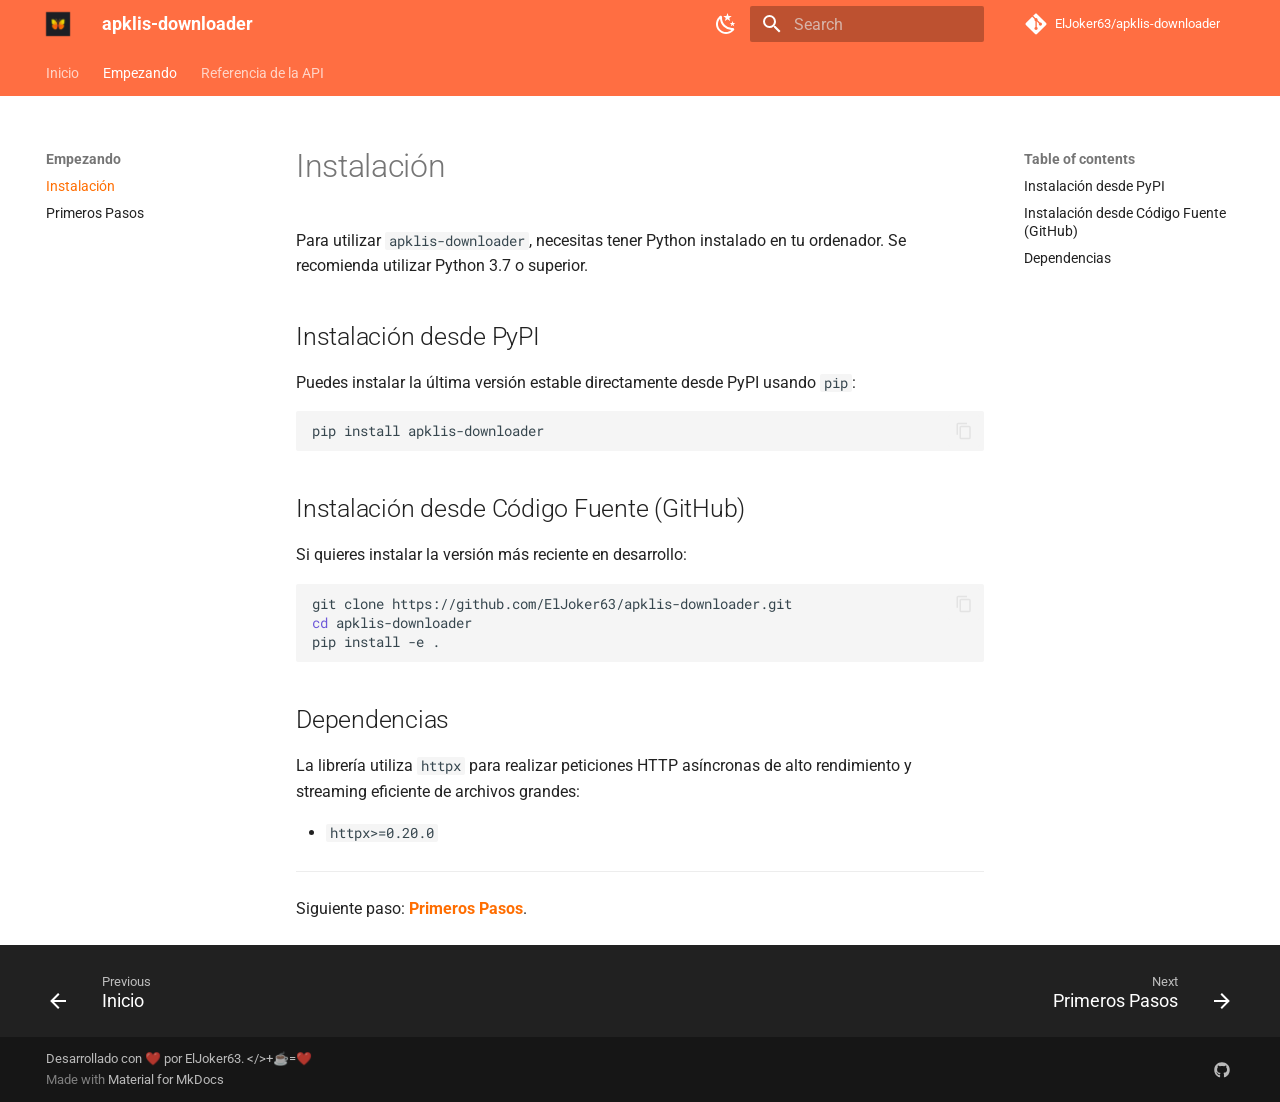
<file: getting-started/installation/index.html>
<!doctype html>
<html lang="en" class="no-js">
  <head>
    
      <meta charset="utf-8">
      <meta name="viewport" content="width=device-width,initial-scale=1">
      
        <meta name="description" content="Cliente Python para Apklis.cu con soporte de descarga asíncrona y barra de progreso.">
      
      
        <meta name="author" content="ElJoker">
      
      
      
        <link rel="prev" href="../..">
      
      
        <link rel="next" href="../quickstart/">
      
      
        
      
      
      <link rel="icon" href="../../assets/favicon.png">
      <meta name="generator" content="mkdocs-1.6.1, mkdocs-material-9.7.6">
    
    
      
        <title>Instalación - apklis-downloader</title>
      
    
    
      <link rel="stylesheet" href="../../assets/stylesheets/main.484c7ddc.min.css">
      
        
        <link rel="stylesheet" href="../../assets/stylesheets/palette.ab4e12ef.min.css">
      
      


    
    
      
    
    
      
        
        
        <link rel="preconnect" href="https://fonts.gstatic.com" crossorigin>
        <link rel="stylesheet" href="https://fonts.googleapis.com/css?family=Roboto:300,300i,400,400i,700,700i%7CRoboto+Mono:400,400i,700,700i&display=fallback">
        <style>:root{--md-text-font:"Roboto";--md-code-font:"Roboto Mono"}</style>
      
    
    
      <link rel="stylesheet" href="../../stylesheets/extra.css">
    
    <script>__md_scope=new URL("../..",location),__md_hash=e=>[...e].reduce(((e,_)=>(e<<5)-e+_.charCodeAt(0)),0),__md_get=(e,_=localStorage,t=__md_scope)=>JSON.parse(_.getItem(t.pathname+"."+e)),__md_set=(e,_,t=localStorage,a=__md_scope)=>{try{t.setItem(a.pathname+"."+e,JSON.stringify(_))}catch(e){}}</script>
    
      

    
    
  </head>
  
  
    
    
      
    
    
    
    
    <body dir="ltr" data-md-color-scheme="default" data-md-color-primary="deep-orange" data-md-color-accent="orange">
  
    
    <input class="md-toggle" data-md-toggle="drawer" type="checkbox" id="__drawer" autocomplete="off">
    <input class="md-toggle" data-md-toggle="search" type="checkbox" id="__search" autocomplete="off">
    <label class="md-overlay" for="__drawer"></label>
    <div data-md-component="skip">
      
        
        <a href="#instalacion" class="md-skip">
          Skip to content
        </a>
      
    </div>
    <div data-md-component="announce">
      
    </div>
    
    
      

<header class="md-header" data-md-component="header">
  <nav class="md-header__inner md-grid" aria-label="Header">
    <a href="../.." title="apklis-downloader" class="md-header__button md-logo" aria-label="apklis-downloader" data-md-component="logo">
      
  <img src="../../assets/logo.png" alt="logo">

    </a>
    <label class="md-header__button md-icon" for="__drawer">
      
      <svg xmlns="http://www.w3.org/2000/svg" viewBox="0 0 24 24"><path d="M3 6h18v2H3zm0 5h18v2H3zm0 5h18v2H3z"/></svg>
    </label>
    <div class="md-header__title" data-md-component="header-title">
      <div class="md-header__ellipsis">
        <div class="md-header__topic">
          <span class="md-ellipsis">
            apklis-downloader
          </span>
        </div>
        <div class="md-header__topic" data-md-component="header-topic">
          <span class="md-ellipsis">
            
              Instalación
            
          </span>
        </div>
      </div>
    </div>
    
      
        <form class="md-header__option" data-md-component="palette">
  
    
    
    
    <input class="md-option" data-md-color-media="(prefers-color-scheme: light)" data-md-color-scheme="default" data-md-color-primary="deep-orange" data-md-color-accent="orange"  aria-label="Cambiar al modo oscuro"  type="radio" name="__palette" id="__palette_0">
    
      <label class="md-header__button md-icon" title="Cambiar al modo oscuro" for="__palette_1" hidden>
        <svg xmlns="http://www.w3.org/2000/svg" viewBox="0 0 24 24"><path d="m17.75 4.09-2.53 1.94.91 3.06-2.63-1.81-2.63 1.81.91-3.06-2.53-1.94L12.44 4l1.06-3 1.06 3zm3.5 6.91-1.64 1.25.59 1.98-1.7-1.17-1.7 1.17.59-1.98L15.75 11l2.06-.05L18.5 9l.69 1.95zm-2.28 4.95c.83-.08 1.72 1.1 1.19 1.85-.32.45-.66.87-1.08 1.27C15.17 23 8.84 23 4.94 19.07c-3.91-3.9-3.91-10.24 0-14.14.4-.4.82-.76 1.27-1.08.75-.53 1.93.36 1.85 1.19-.27 2.86.69 5.83 2.89 8.02a9.96 9.96 0 0 0 8.02 2.89m-1.64 2.02a12.08 12.08 0 0 1-7.8-3.47c-2.17-2.19-3.33-5-3.49-7.82-2.81 3.14-2.7 7.96.31 10.98 3.02 3.01 7.84 3.12 10.98.31"/></svg>
      </label>
    
  
    
    
    
    <input class="md-option" data-md-color-media="(prefers-color-scheme: dark)" data-md-color-scheme="slate" data-md-color-primary="deep-orange" data-md-color-accent="orange"  aria-label="Cambiar al modo claro"  type="radio" name="__palette" id="__palette_1">
    
      <label class="md-header__button md-icon" title="Cambiar al modo claro" for="__palette_0" hidden>
        <svg xmlns="http://www.w3.org/2000/svg" viewBox="0 0 24 24"><path d="M12 7a5 5 0 0 1 5 5 5 5 0 0 1-5 5 5 5 0 0 1-5-5 5 5 0 0 1 5-5m0 2a3 3 0 0 0-3 3 3 3 0 0 0 3 3 3 3 0 0 0 3-3 3 3 0 0 0-3-3m0-7 2.39 3.42C13.65 5.15 12.84 5 12 5s-1.65.15-2.39.42zM3.34 7l4.16-.35A7.2 7.2 0 0 0 5.94 8.5c-.44.74-.69 1.5-.83 2.29zm.02 10 1.76-3.77a7.131 7.131 0 0 0 2.38 4.14zM20.65 7l-1.77 3.79a7.02 7.02 0 0 0-2.38-4.15zm-.01 10-4.14.36c.59-.51 1.12-1.14 1.54-1.86.42-.73.69-1.5.83-2.29zM12 22l-2.41-3.44c.74.27 1.55.44 2.41.44.82 0 1.63-.17 2.37-.44z"/></svg>
      </label>
    
  
</form>
      
    
    
      <script>var palette=__md_get("__palette");if(palette&&palette.color){if("(prefers-color-scheme)"===palette.color.media){var media=matchMedia("(prefers-color-scheme: light)"),input=document.querySelector(media.matches?"[data-md-color-media='(prefers-color-scheme: light)']":"[data-md-color-media='(prefers-color-scheme: dark)']");palette.color.media=input.getAttribute("data-md-color-media"),palette.color.scheme=input.getAttribute("data-md-color-scheme"),palette.color.primary=input.getAttribute("data-md-color-primary"),palette.color.accent=input.getAttribute("data-md-color-accent")}for(var[key,value]of Object.entries(palette.color))document.body.setAttribute("data-md-color-"+key,value)}</script>
    
    
    
      
      
        <label class="md-header__button md-icon" for="__search">
          
          <svg xmlns="http://www.w3.org/2000/svg" viewBox="0 0 24 24"><path d="M9.5 3A6.5 6.5 0 0 1 16 9.5c0 1.61-.59 3.09-1.56 4.23l.27.27h.79l5 5-1.5 1.5-5-5v-.79l-.27-.27A6.52 6.52 0 0 1 9.5 16 6.5 6.5 0 0 1 3 9.5 6.5 6.5 0 0 1 9.5 3m0 2C7 5 5 7 5 9.5S7 14 9.5 14 14 12 14 9.5 12 5 9.5 5"/></svg>
        </label>
        <div class="md-search" data-md-component="search" role="dialog">
  <label class="md-search__overlay" for="__search"></label>
  <div class="md-search__inner" role="search">
    <form class="md-search__form" name="search">
      <input type="text" class="md-search__input" name="query" aria-label="Search" placeholder="Search" autocapitalize="off" autocorrect="off" autocomplete="off" spellcheck="false" data-md-component="search-query" required>
      <label class="md-search__icon md-icon" for="__search">
        
        <svg xmlns="http://www.w3.org/2000/svg" viewBox="0 0 24 24"><path d="M9.5 3A6.5 6.5 0 0 1 16 9.5c0 1.61-.59 3.09-1.56 4.23l.27.27h.79l5 5-1.5 1.5-5-5v-.79l-.27-.27A6.52 6.52 0 0 1 9.5 16 6.5 6.5 0 0 1 3 9.5 6.5 6.5 0 0 1 9.5 3m0 2C7 5 5 7 5 9.5S7 14 9.5 14 14 12 14 9.5 12 5 9.5 5"/></svg>
        
        <svg xmlns="http://www.w3.org/2000/svg" viewBox="0 0 24 24"><path d="M20 11v2H8l5.5 5.5-1.42 1.42L4.16 12l7.92-7.92L13.5 5.5 8 11z"/></svg>
      </label>
      <nav class="md-search__options" aria-label="Search">
        
        <button type="reset" class="md-search__icon md-icon" title="Clear" aria-label="Clear" tabindex="-1">
          
          <svg xmlns="http://www.w3.org/2000/svg" viewBox="0 0 24 24"><path d="M19 6.41 17.59 5 12 10.59 6.41 5 5 6.41 10.59 12 5 17.59 6.41 19 12 13.41 17.59 19 19 17.59 13.41 12z"/></svg>
        </button>
      </nav>
      
        <div class="md-search__suggest" data-md-component="search-suggest"></div>
      
    </form>
    <div class="md-search__output">
      <div class="md-search__scrollwrap" tabindex="0" data-md-scrollfix>
        <div class="md-search-result" data-md-component="search-result">
          <div class="md-search-result__meta">
            Initializing search
          </div>
          <ol class="md-search-result__list" role="presentation"></ol>
        </div>
      </div>
    </div>
  </div>
</div>
      
    
    
      <div class="md-header__source">
        <a href="https://github.com/ElJoker63/apklis-downloader" title="Go to repository" class="md-source" data-md-component="source">
  <div class="md-source__icon md-icon">
    
    <svg xmlns="http://www.w3.org/2000/svg" viewBox="0 0 448 512"><!--! Font Awesome Free 7.1.0 by @fontawesome - https://fontawesome.com License - https://fontawesome.com/license/free (Icons: CC BY 4.0, Fonts: SIL OFL 1.1, Code: MIT License) Copyright 2025 Fonticons, Inc.--><path d="M439.6 236.1 244 40.5c-5.4-5.5-12.8-8.5-20.4-8.5s-15 3-20.4 8.4L162.5 81l51.5 51.5c27.1-9.1 52.7 16.8 43.4 43.7l49.7 49.7c34.2-11.8 61.2 31 35.5 56.7-26.5 26.5-70.2-2.9-56-37.3L240.3 199v121.9c25.3 12.5 22.3 41.8 9.1 55-6.4 6.4-15.2 10.1-24.3 10.1s-17.8-3.6-24.3-10.1c-17.6-17.6-11.1-46.9 11.2-56v-123c-20.8-8.5-24.6-30.7-18.6-45L142.6 101 8.5 235.1C3 240.6 0 247.9 0 255.5s3 15 8.5 20.4l195.6 195.7c5.4 5.4 12.7 8.4 20.4 8.4s15-3 20.4-8.4l194.7-194.7c5.4-5.4 8.4-12.8 8.4-20.4s-3-15-8.4-20.4"/></svg>
  </div>
  <div class="md-source__repository">
    ElJoker63/apklis-downloader
  </div>
</a>
      </div>
    
  </nav>
  
</header>
    
    <div class="md-container" data-md-component="container">
      
      
        
          
            
<nav class="md-tabs" aria-label="Tabs" data-md-component="tabs">
  <div class="md-grid">
    <ul class="md-tabs__list">
      
        
  
  
  
  
    <li class="md-tabs__item">
      <a href="../.." class="md-tabs__link">
        
  
  
    
  
  Inicio

      </a>
    </li>
  

      
        
  
  
  
    
  
  
    
    
      <li class="md-tabs__item md-tabs__item--active">
        <a href="./" class="md-tabs__link">
          
  
  
  Empezando

        </a>
      </li>
    
  

      
        
  
  
  
  
    
    
      <li class="md-tabs__item">
        <a href="../../api-reference/api/" class="md-tabs__link">
          
  
  
  Referencia de la API

        </a>
      </li>
    
  

      
    </ul>
  </div>
</nav>
          
        
      
      <main class="md-main" data-md-component="main">
        <div class="md-main__inner md-grid">
          
            
              
              <div class="md-sidebar md-sidebar--primary" data-md-component="sidebar" data-md-type="navigation" >
                <div class="md-sidebar__scrollwrap">
                  <div class="md-sidebar__inner">
                    


  


<nav class="md-nav md-nav--primary md-nav--lifted" aria-label="Navigation" data-md-level="0">
  <label class="md-nav__title" for="__drawer">
    <a href="../.." title="apklis-downloader" class="md-nav__button md-logo" aria-label="apklis-downloader" data-md-component="logo">
      
  <img src="../../assets/logo.png" alt="logo">

    </a>
    apklis-downloader
  </label>
  
    <div class="md-nav__source">
      <a href="https://github.com/ElJoker63/apklis-downloader" title="Go to repository" class="md-source" data-md-component="source">
  <div class="md-source__icon md-icon">
    
    <svg xmlns="http://www.w3.org/2000/svg" viewBox="0 0 448 512"><!--! Font Awesome Free 7.1.0 by @fontawesome - https://fontawesome.com License - https://fontawesome.com/license/free (Icons: CC BY 4.0, Fonts: SIL OFL 1.1, Code: MIT License) Copyright 2025 Fonticons, Inc.--><path d="M439.6 236.1 244 40.5c-5.4-5.5-12.8-8.5-20.4-8.5s-15 3-20.4 8.4L162.5 81l51.5 51.5c27.1-9.1 52.7 16.8 43.4 43.7l49.7 49.7c34.2-11.8 61.2 31 35.5 56.7-26.5 26.5-70.2-2.9-56-37.3L240.3 199v121.9c25.3 12.5 22.3 41.8 9.1 55-6.4 6.4-15.2 10.1-24.3 10.1s-17.8-3.6-24.3-10.1c-17.6-17.6-11.1-46.9 11.2-56v-123c-20.8-8.5-24.6-30.7-18.6-45L142.6 101 8.5 235.1C3 240.6 0 247.9 0 255.5s3 15 8.5 20.4l195.6 195.7c5.4 5.4 12.7 8.4 20.4 8.4s15-3 20.4-8.4l194.7-194.7c5.4-5.4 8.4-12.8 8.4-20.4s-3-15-8.4-20.4"/></svg>
  </div>
  <div class="md-source__repository">
    ElJoker63/apklis-downloader
  </div>
</a>
    </div>
  
  <ul class="md-nav__list" data-md-scrollfix>
    
      
      
  
  
  
  
    <li class="md-nav__item">
      <a href="../.." class="md-nav__link">
        
  
  
  <span class="md-ellipsis">
    
  
    Inicio
  

    
  </span>
  
  

      </a>
    </li>
  

    
      
      
  
  
    
  
  
  
    
    
    
    
      
        
        
      
      
        
      
    
    
    <li class="md-nav__item md-nav__item--active md-nav__item--section md-nav__item--nested">
      
        
        
        <input class="md-nav__toggle md-toggle " type="checkbox" id="__nav_2" checked>
        
          
          <label class="md-nav__link" for="__nav_2" id="__nav_2_label" tabindex="">
            
  
  
  <span class="md-ellipsis">
    
  
    Empezando
  

    
  </span>
  
  

            <span class="md-nav__icon md-icon"></span>
          </label>
        
        <nav class="md-nav" data-md-level="1" aria-labelledby="__nav_2_label" aria-expanded="true">
          <label class="md-nav__title" for="__nav_2">
            <span class="md-nav__icon md-icon"></span>
            
  
    Empezando
  

          </label>
          <ul class="md-nav__list" data-md-scrollfix>
            
              
                
  
  
    
  
  
  
    <li class="md-nav__item md-nav__item--active">
      
      <input class="md-nav__toggle md-toggle" type="checkbox" id="__toc">
      
      
        
      
      
        <label class="md-nav__link md-nav__link--active" for="__toc">
          
  
  
  <span class="md-ellipsis">
    
  
    Instalación
  

    
  </span>
  
  

          <span class="md-nav__icon md-icon"></span>
        </label>
      
      <a href="./" class="md-nav__link md-nav__link--active">
        
  
  
  <span class="md-ellipsis">
    
  
    Instalación
  

    
  </span>
  
  

      </a>
      
        

<nav class="md-nav md-nav--secondary" aria-label="Table of contents">
  
  
  
    
  
  
    <label class="md-nav__title" for="__toc">
      <span class="md-nav__icon md-icon"></span>
      Table of contents
    </label>
    <ul class="md-nav__list" data-md-component="toc" data-md-scrollfix>
      
        <li class="md-nav__item">
  <a href="#instalacion-desde-pypi" class="md-nav__link">
    <span class="md-ellipsis">
      
        Instalación desde PyPI
      
    </span>
  </a>
  
</li>
      
        <li class="md-nav__item">
  <a href="#instalacion-desde-codigo-fuente-github" class="md-nav__link">
    <span class="md-ellipsis">
      
        Instalación desde Código Fuente (GitHub)
      
    </span>
  </a>
  
</li>
      
        <li class="md-nav__item">
  <a href="#dependencias" class="md-nav__link">
    <span class="md-ellipsis">
      
        Dependencias
      
    </span>
  </a>
  
</li>
      
    </ul>
  
</nav>
      
    </li>
  

              
            
              
                
  
  
  
  
    <li class="md-nav__item">
      <a href="../quickstart/" class="md-nav__link">
        
  
  
  <span class="md-ellipsis">
    
  
    Primeros Pasos
  

    
  </span>
  
  

      </a>
    </li>
  

              
            
          </ul>
        </nav>
      
    </li>
  

    
      
      
  
  
  
  
    
    
    
    
      
      
        
      
    
    
    <li class="md-nav__item md-nav__item--nested">
      
        
        
        <input class="md-nav__toggle md-toggle " type="checkbox" id="__nav_3" >
        
          
          <label class="md-nav__link" for="__nav_3" id="__nav_3_label" tabindex="0">
            
  
  
  <span class="md-ellipsis">
    
  
    Referencia de la API
  

    
  </span>
  
  

            <span class="md-nav__icon md-icon"></span>
          </label>
        
        <nav class="md-nav" data-md-level="1" aria-labelledby="__nav_3_label" aria-expanded="false">
          <label class="md-nav__title" for="__nav_3">
            <span class="md-nav__icon md-icon"></span>
            
  
    Referencia de la API
  

          </label>
          <ul class="md-nav__list" data-md-scrollfix>
            
              
                
  
  
  
  
    <li class="md-nav__item">
      <a href="../../api-reference/api/" class="md-nav__link">
        
  
  
  <span class="md-ellipsis">
    
  
    Cliente de API
  

    
  </span>
  
  

      </a>
    </li>
  

              
            
              
                
  
  
  
  
    <li class="md-nav__item">
      <a href="../../api-reference/downloader/" class="md-nav__link">
        
  
  
  <span class="md-ellipsis">
    
  
    Descargador
  

    
  </span>
  
  

      </a>
    </li>
  

              
            
              
                
  
  
  
  
    <li class="md-nav__item">
      <a href="../../api-reference/utils/" class="md-nav__link">
        
  
  
  <span class="md-ellipsis">
    
  
    Utilidades
  

    
  </span>
  
  

      </a>
    </li>
  

              
            
          </ul>
        </nav>
      
    </li>
  

    
  </ul>
</nav>
                  </div>
                </div>
              </div>
            
            
              
              <div class="md-sidebar md-sidebar--secondary" data-md-component="sidebar" data-md-type="toc" >
                <div class="md-sidebar__scrollwrap">
                  <div class="md-sidebar__inner">
                    

<nav class="md-nav md-nav--secondary" aria-label="Table of contents">
  
  
  
    
  
  
    <label class="md-nav__title" for="__toc">
      <span class="md-nav__icon md-icon"></span>
      Table of contents
    </label>
    <ul class="md-nav__list" data-md-component="toc" data-md-scrollfix>
      
        <li class="md-nav__item">
  <a href="#instalacion-desde-pypi" class="md-nav__link">
    <span class="md-ellipsis">
      
        Instalación desde PyPI
      
    </span>
  </a>
  
</li>
      
        <li class="md-nav__item">
  <a href="#instalacion-desde-codigo-fuente-github" class="md-nav__link">
    <span class="md-ellipsis">
      
        Instalación desde Código Fuente (GitHub)
      
    </span>
  </a>
  
</li>
      
        <li class="md-nav__item">
  <a href="#dependencias" class="md-nav__link">
    <span class="md-ellipsis">
      
        Dependencias
      
    </span>
  </a>
  
</li>
      
    </ul>
  
</nav>
                  </div>
                </div>
              </div>
            
          
          
            <div class="md-content" data-md-component="content">
              
              <article class="md-content__inner md-typeset">
                
                  


  
  


<h1 id="instalacion">Instalación</h1>
<p>Para utilizar <code>apklis-downloader</code>, necesitas tener Python instalado en tu ordenador. Se recomienda utilizar Python 3.7 o superior.</p>
<h2 id="instalacion-desde-pypi">Instalación desde PyPI</h2>
<p>Puedes instalar la última versión estable directamente desde PyPI usando <code>pip</code>:</p>
<div class="language-bash highlight"><pre><span></span><code><span id="__span-0-1"><a id="__codelineno-0-1" name="__codelineno-0-1" href="#__codelineno-0-1"></a>pip<span class="w"> </span>install<span class="w"> </span>apklis-downloader
</span></code></pre></div>
<h2 id="instalacion-desde-codigo-fuente-github">Instalación desde Código Fuente (GitHub)</h2>
<p>Si quieres instalar la versión más reciente en desarrollo:</p>
<div class="language-bash highlight"><pre><span></span><code><span id="__span-1-1"><a id="__codelineno-1-1" name="__codelineno-1-1" href="#__codelineno-1-1"></a>git<span class="w"> </span>clone<span class="w"> </span>https://github.com/ElJoker63/apklis-downloader.git
</span><span id="__span-1-2"><a id="__codelineno-1-2" name="__codelineno-1-2" href="#__codelineno-1-2"></a><span class="nb">cd</span><span class="w"> </span>apklis-downloader
</span><span id="__span-1-3"><a id="__codelineno-1-3" name="__codelineno-1-3" href="#__codelineno-1-3"></a>pip<span class="w"> </span>install<span class="w"> </span>-e<span class="w"> </span>.
</span></code></pre></div>
<h2 id="dependencias">Dependencias</h2>
<p>La librería utiliza <code>httpx</code> para realizar peticiones HTTP asíncronas de alto rendimiento y streaming eficiente de archivos grandes:</p>
<ul>
<li><code>httpx&gt;=0.20.0</code></li>
</ul>
<hr />
<p>Siguiente paso: <strong><a href="../quickstart/">Primeros Pasos</a></strong>.</p>












                
              </article>
            </div>
          
          
<script>var target=document.getElementById(location.hash.slice(1));target&&target.name&&(target.checked=target.name.startsWith("__tabbed_"))</script>
        </div>
        
          <button type="button" class="md-top md-icon" data-md-component="top" hidden>
  
  <svg xmlns="http://www.w3.org/2000/svg" viewBox="0 0 24 24"><path d="M13 20h-2V8l-5.5 5.5-1.42-1.42L12 4.16l7.92 7.92-1.42 1.42L13 8z"/></svg>
  Back to top
</button>
        
      </main>
      
        <footer class="md-footer">
  
    
      
      <nav class="md-footer__inner md-grid" aria-label="Footer" >
        
          
          <a href="../.." class="md-footer__link md-footer__link--prev" aria-label="Previous: Inicio">
            <div class="md-footer__button md-icon">
              
              <svg xmlns="http://www.w3.org/2000/svg" viewBox="0 0 24 24"><path d="M20 11v2H8l5.5 5.5-1.42 1.42L4.16 12l7.92-7.92L13.5 5.5 8 11z"/></svg>
            </div>
            <div class="md-footer__title">
              <span class="md-footer__direction">
                Previous
              </span>
              <div class="md-ellipsis">
                Inicio
              </div>
            </div>
          </a>
        
        
          
          <a href="../quickstart/" class="md-footer__link md-footer__link--next" aria-label="Next: Primeros Pasos">
            <div class="md-footer__title">
              <span class="md-footer__direction">
                Next
              </span>
              <div class="md-ellipsis">
                Primeros Pasos
              </div>
            </div>
            <div class="md-footer__button md-icon">
              
              <svg xmlns="http://www.w3.org/2000/svg" viewBox="0 0 24 24"><path d="M4 11v2h12l-5.5 5.5 1.42 1.42L19.84 12l-7.92-7.92L10.5 5.5 16 11z"/></svg>
            </div>
          </a>
        
      </nav>
    
  
  <div class="md-footer-meta md-typeset">
    <div class="md-footer-meta__inner md-grid">
      <div class="md-copyright">
  
    <div class="md-copyright__highlight">
      Desarrollado con ❤️ por ElJoker63. &lt;/&gt;+☕️=❤️
    </div>
  
  
    Made with
    <a href="https://squidfunk.github.io/mkdocs-material/" target="_blank" rel="noopener">
      Material for MkDocs
    </a>
  
</div>
      
        
<div class="md-social">
  
    
    
    
    
      
      
    
    <a href="https://github.com/ElJoker63/apklis-downloader" target="_blank" rel="noopener" title="github.com" class="md-social__link">
      <svg xmlns="http://www.w3.org/2000/svg" viewBox="0 0 512 512"><!--! Font Awesome Free 7.1.0 by @fontawesome - https://fontawesome.com License - https://fontawesome.com/license/free (Icons: CC BY 4.0, Fonts: SIL OFL 1.1, Code: MIT License) Copyright 2025 Fonticons, Inc.--><path d="M173.9 397.4c0 2-2.3 3.6-5.2 3.6-3.3.3-5.6-1.3-5.6-3.6 0-2 2.3-3.6 5.2-3.6 3-.3 5.6 1.3 5.6 3.6m-31.1-4.5c-.7 2 1.3 4.3 4.3 4.9 2.6 1 5.6 0 6.2-2s-1.3-4.3-4.3-5.2c-2.6-.7-5.5.3-6.2 2.3m44.2-1.7c-2.9.7-4.9 2.6-4.6 4.9.3 2 2.9 3.3 5.9 2.6 2.9-.7 4.9-2.6 4.6-4.6-.3-1.9-3-3.2-5.9-2.9M252.8 8C114.1 8 8 113.3 8 252c0 110.9 69.8 205.8 169.5 239.2 12.8 2.3 17.3-5.6 17.3-12.1 0-6.2-.3-40.4-.3-61.4 0 0-70 15-84.7-29.8 0 0-11.4-29.1-27.8-36.6 0 0-22.9-15.7 1.6-15.4 0 0 24.9 2 38.6 25.8 21.9 38.6 58.6 27.5 72.9 20.9 2.3-16 8.8-27.1 16-33.7-55.9-6.2-112.3-14.3-112.3-110.5 0-27.5 7.6-41.3 23.6-58.9-2.6-6.5-11.1-33.3 2.6-67.9 20.9-6.5 69 27 69 27 20-5.6 41.5-8.5 62.8-8.5s42.8 2.9 62.8 8.5c0 0 48.1-33.6 69-27 13.7 34.7 5.2 61.4 2.6 67.9 16 17.7 25.8 31.5 25.8 58.9 0 96.5-58.9 104.2-114.8 110.5 9.2 7.9 17 22.9 17 46.4 0 33.7-.3 75.4-.3 83.6 0 6.5 4.6 14.4 17.3 12.1C436.2 457.8 504 362.9 504 252 504 113.3 391.5 8 252.8 8M105.2 352.9c-1.3 1-1 3.3.7 5.2 1.6 1.6 3.9 2.3 5.2 1 1.3-1 1-3.3-.7-5.2-1.6-1.6-3.9-2.3-5.2-1m-10.8-8.1c-.7 1.3.3 2.9 2.3 3.9 1.6 1 3.6.7 4.3-.7.7-1.3-.3-2.9-2.3-3.9-2-.6-3.6-.3-4.3.7m32.4 35.6c-1.6 1.3-1 4.3 1.3 6.2 2.3 2.3 5.2 2.6 6.5 1 1.3-1.3.7-4.3-1.3-6.2-2.2-2.3-5.2-2.6-6.5-1m-11.4-14.7c-1.6 1-1.6 3.6 0 5.9s4.3 3.3 5.6 2.3c1.6-1.3 1.6-3.9 0-6.2-1.4-2.3-4-3.3-5.6-2"/></svg>
    </a>
  
</div>
      
    </div>
  </div>
</footer>
      
    </div>
    <div class="md-dialog" data-md-component="dialog">
      <div class="md-dialog__inner md-typeset"></div>
    </div>
    
    
    
      
      
      <script id="__config" type="application/json">{"annotate": null, "base": "../..", "features": ["navigation.tabs", "navigation.sections", "navigation.top", "navigation.footer", "search.suggest", "search.highlight", "content.code.copy"], "search": "../../assets/javascripts/workers/search.2c215733.min.js", "tags": null, "translations": {"clipboard.copied": "Copied to clipboard", "clipboard.copy": "Copy to clipboard", "search.result.more.one": "1 more on this page", "search.result.more.other": "# more on this page", "search.result.none": "No matching documents", "search.result.one": "1 matching document", "search.result.other": "# matching documents", "search.result.placeholder": "Type to start searching", "search.result.term.missing": "Missing", "select.version": "Select version"}, "version": null}</script>
    
    
      <script src="../../assets/javascripts/bundle.79ae519e.min.js"></script>
      
    
  </body>
</html>
</file>
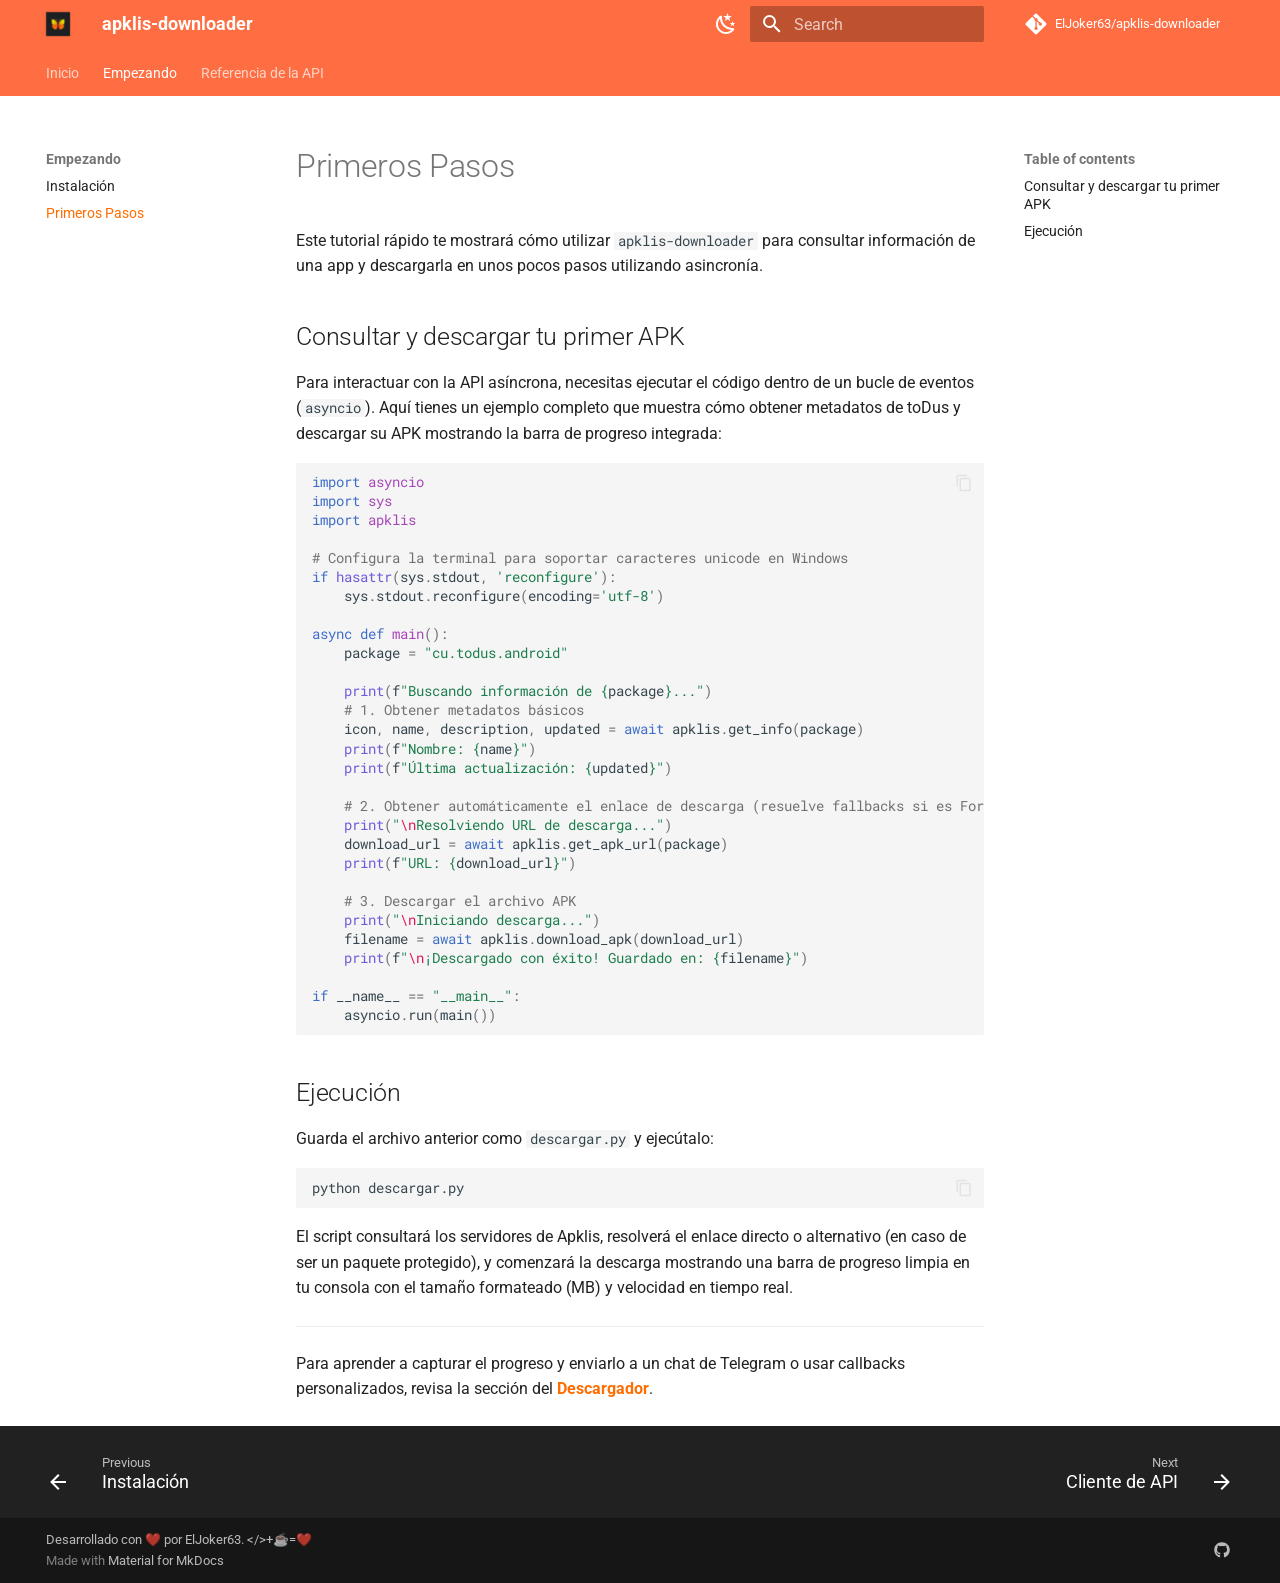
<file: getting-started/quickstart/index.html>
<!doctype html>
<html lang="en" class="no-js">
  <head>
    
      <meta charset="utf-8">
      <meta name="viewport" content="width=device-width,initial-scale=1">
      
        <meta name="description" content="Cliente Python para Apklis.cu con soporte de descarga asíncrona y barra de progreso.">
      
      
        <meta name="author" content="ElJoker">
      
      
      
        <link rel="prev" href="../installation/">
      
      
        <link rel="next" href="../../api-reference/api/">
      
      
        
      
      
      <link rel="icon" href="../../assets/favicon.png">
      <meta name="generator" content="mkdocs-1.6.1, mkdocs-material-9.7.6">
    
    
      
        <title>Primeros Pasos - apklis-downloader</title>
      
    
    
      <link rel="stylesheet" href="../../assets/stylesheets/main.484c7ddc.min.css">
      
        
        <link rel="stylesheet" href="../../assets/stylesheets/palette.ab4e12ef.min.css">
      
      


    
    
      
    
    
      
        
        
        <link rel="preconnect" href="https://fonts.gstatic.com" crossorigin>
        <link rel="stylesheet" href="https://fonts.googleapis.com/css?family=Roboto:300,300i,400,400i,700,700i%7CRoboto+Mono:400,400i,700,700i&display=fallback">
        <style>:root{--md-text-font:"Roboto";--md-code-font:"Roboto Mono"}</style>
      
    
    
      <link rel="stylesheet" href="../../stylesheets/extra.css">
    
    <script>__md_scope=new URL("../..",location),__md_hash=e=>[...e].reduce(((e,_)=>(e<<5)-e+_.charCodeAt(0)),0),__md_get=(e,_=localStorage,t=__md_scope)=>JSON.parse(_.getItem(t.pathname+"."+e)),__md_set=(e,_,t=localStorage,a=__md_scope)=>{try{t.setItem(a.pathname+"."+e,JSON.stringify(_))}catch(e){}}</script>
    
      

    
    
  </head>
  
  
    
    
      
    
    
    
    
    <body dir="ltr" data-md-color-scheme="default" data-md-color-primary="deep-orange" data-md-color-accent="orange">
  
    
    <input class="md-toggle" data-md-toggle="drawer" type="checkbox" id="__drawer" autocomplete="off">
    <input class="md-toggle" data-md-toggle="search" type="checkbox" id="__search" autocomplete="off">
    <label class="md-overlay" for="__drawer"></label>
    <div data-md-component="skip">
      
        
        <a href="#primeros-pasos" class="md-skip">
          Skip to content
        </a>
      
    </div>
    <div data-md-component="announce">
      
    </div>
    
    
      

<header class="md-header" data-md-component="header">
  <nav class="md-header__inner md-grid" aria-label="Header">
    <a href="../.." title="apklis-downloader" class="md-header__button md-logo" aria-label="apklis-downloader" data-md-component="logo">
      
  <img src="../../assets/logo.png" alt="logo">

    </a>
    <label class="md-header__button md-icon" for="__drawer">
      
      <svg xmlns="http://www.w3.org/2000/svg" viewBox="0 0 24 24"><path d="M3 6h18v2H3zm0 5h18v2H3zm0 5h18v2H3z"/></svg>
    </label>
    <div class="md-header__title" data-md-component="header-title">
      <div class="md-header__ellipsis">
        <div class="md-header__topic">
          <span class="md-ellipsis">
            apklis-downloader
          </span>
        </div>
        <div class="md-header__topic" data-md-component="header-topic">
          <span class="md-ellipsis">
            
              Primeros Pasos
            
          </span>
        </div>
      </div>
    </div>
    
      
        <form class="md-header__option" data-md-component="palette">
  
    
    
    
    <input class="md-option" data-md-color-media="(prefers-color-scheme: light)" data-md-color-scheme="default" data-md-color-primary="deep-orange" data-md-color-accent="orange"  aria-label="Cambiar al modo oscuro"  type="radio" name="__palette" id="__palette_0">
    
      <label class="md-header__button md-icon" title="Cambiar al modo oscuro" for="__palette_1" hidden>
        <svg xmlns="http://www.w3.org/2000/svg" viewBox="0 0 24 24"><path d="m17.75 4.09-2.53 1.94.91 3.06-2.63-1.81-2.63 1.81.91-3.06-2.53-1.94L12.44 4l1.06-3 1.06 3zm3.5 6.91-1.64 1.25.59 1.98-1.7-1.17-1.7 1.17.59-1.98L15.75 11l2.06-.05L18.5 9l.69 1.95zm-2.28 4.95c.83-.08 1.72 1.1 1.19 1.85-.32.45-.66.87-1.08 1.27C15.17 23 8.84 23 4.94 19.07c-3.91-3.9-3.91-10.24 0-14.14.4-.4.82-.76 1.27-1.08.75-.53 1.93.36 1.85 1.19-.27 2.86.69 5.83 2.89 8.02a9.96 9.96 0 0 0 8.02 2.89m-1.64 2.02a12.08 12.08 0 0 1-7.8-3.47c-2.17-2.19-3.33-5-3.49-7.82-2.81 3.14-2.7 7.96.31 10.98 3.02 3.01 7.84 3.12 10.98.31"/></svg>
      </label>
    
  
    
    
    
    <input class="md-option" data-md-color-media="(prefers-color-scheme: dark)" data-md-color-scheme="slate" data-md-color-primary="deep-orange" data-md-color-accent="orange"  aria-label="Cambiar al modo claro"  type="radio" name="__palette" id="__palette_1">
    
      <label class="md-header__button md-icon" title="Cambiar al modo claro" for="__palette_0" hidden>
        <svg xmlns="http://www.w3.org/2000/svg" viewBox="0 0 24 24"><path d="M12 7a5 5 0 0 1 5 5 5 5 0 0 1-5 5 5 5 0 0 1-5-5 5 5 0 0 1 5-5m0 2a3 3 0 0 0-3 3 3 3 0 0 0 3 3 3 3 0 0 0 3-3 3 3 0 0 0-3-3m0-7 2.39 3.42C13.65 5.15 12.84 5 12 5s-1.65.15-2.39.42zM3.34 7l4.16-.35A7.2 7.2 0 0 0 5.94 8.5c-.44.74-.69 1.5-.83 2.29zm.02 10 1.76-3.77a7.131 7.131 0 0 0 2.38 4.14zM20.65 7l-1.77 3.79a7.02 7.02 0 0 0-2.38-4.15zm-.01 10-4.14.36c.59-.51 1.12-1.14 1.54-1.86.42-.73.69-1.5.83-2.29zM12 22l-2.41-3.44c.74.27 1.55.44 2.41.44.82 0 1.63-.17 2.37-.44z"/></svg>
      </label>
    
  
</form>
      
    
    
      <script>var palette=__md_get("__palette");if(palette&&palette.color){if("(prefers-color-scheme)"===palette.color.media){var media=matchMedia("(prefers-color-scheme: light)"),input=document.querySelector(media.matches?"[data-md-color-media='(prefers-color-scheme: light)']":"[data-md-color-media='(prefers-color-scheme: dark)']");palette.color.media=input.getAttribute("data-md-color-media"),palette.color.scheme=input.getAttribute("data-md-color-scheme"),palette.color.primary=input.getAttribute("data-md-color-primary"),palette.color.accent=input.getAttribute("data-md-color-accent")}for(var[key,value]of Object.entries(palette.color))document.body.setAttribute("data-md-color-"+key,value)}</script>
    
    
    
      
      
        <label class="md-header__button md-icon" for="__search">
          
          <svg xmlns="http://www.w3.org/2000/svg" viewBox="0 0 24 24"><path d="M9.5 3A6.5 6.5 0 0 1 16 9.5c0 1.61-.59 3.09-1.56 4.23l.27.27h.79l5 5-1.5 1.5-5-5v-.79l-.27-.27A6.52 6.52 0 0 1 9.5 16 6.5 6.5 0 0 1 3 9.5 6.5 6.5 0 0 1 9.5 3m0 2C7 5 5 7 5 9.5S7 14 9.5 14 14 12 14 9.5 12 5 9.5 5"/></svg>
        </label>
        <div class="md-search" data-md-component="search" role="dialog">
  <label class="md-search__overlay" for="__search"></label>
  <div class="md-search__inner" role="search">
    <form class="md-search__form" name="search">
      <input type="text" class="md-search__input" name="query" aria-label="Search" placeholder="Search" autocapitalize="off" autocorrect="off" autocomplete="off" spellcheck="false" data-md-component="search-query" required>
      <label class="md-search__icon md-icon" for="__search">
        
        <svg xmlns="http://www.w3.org/2000/svg" viewBox="0 0 24 24"><path d="M9.5 3A6.5 6.5 0 0 1 16 9.5c0 1.61-.59 3.09-1.56 4.23l.27.27h.79l5 5-1.5 1.5-5-5v-.79l-.27-.27A6.52 6.52 0 0 1 9.5 16 6.5 6.5 0 0 1 3 9.5 6.5 6.5 0 0 1 9.5 3m0 2C7 5 5 7 5 9.5S7 14 9.5 14 14 12 14 9.5 12 5 9.5 5"/></svg>
        
        <svg xmlns="http://www.w3.org/2000/svg" viewBox="0 0 24 24"><path d="M20 11v2H8l5.5 5.5-1.42 1.42L4.16 12l7.92-7.92L13.5 5.5 8 11z"/></svg>
      </label>
      <nav class="md-search__options" aria-label="Search">
        
        <button type="reset" class="md-search__icon md-icon" title="Clear" aria-label="Clear" tabindex="-1">
          
          <svg xmlns="http://www.w3.org/2000/svg" viewBox="0 0 24 24"><path d="M19 6.41 17.59 5 12 10.59 6.41 5 5 6.41 10.59 12 5 17.59 6.41 19 12 13.41 17.59 19 19 17.59 13.41 12z"/></svg>
        </button>
      </nav>
      
        <div class="md-search__suggest" data-md-component="search-suggest"></div>
      
    </form>
    <div class="md-search__output">
      <div class="md-search__scrollwrap" tabindex="0" data-md-scrollfix>
        <div class="md-search-result" data-md-component="search-result">
          <div class="md-search-result__meta">
            Initializing search
          </div>
          <ol class="md-search-result__list" role="presentation"></ol>
        </div>
      </div>
    </div>
  </div>
</div>
      
    
    
      <div class="md-header__source">
        <a href="https://github.com/ElJoker63/apklis-downloader" title="Go to repository" class="md-source" data-md-component="source">
  <div class="md-source__icon md-icon">
    
    <svg xmlns="http://www.w3.org/2000/svg" viewBox="0 0 448 512"><!--! Font Awesome Free 7.1.0 by @fontawesome - https://fontawesome.com License - https://fontawesome.com/license/free (Icons: CC BY 4.0, Fonts: SIL OFL 1.1, Code: MIT License) Copyright 2025 Fonticons, Inc.--><path d="M439.6 236.1 244 40.5c-5.4-5.5-12.8-8.5-20.4-8.5s-15 3-20.4 8.4L162.5 81l51.5 51.5c27.1-9.1 52.7 16.8 43.4 43.7l49.7 49.7c34.2-11.8 61.2 31 35.5 56.7-26.5 26.5-70.2-2.9-56-37.3L240.3 199v121.9c25.3 12.5 22.3 41.8 9.1 55-6.4 6.4-15.2 10.1-24.3 10.1s-17.8-3.6-24.3-10.1c-17.6-17.6-11.1-46.9 11.2-56v-123c-20.8-8.5-24.6-30.7-18.6-45L142.6 101 8.5 235.1C3 240.6 0 247.9 0 255.5s3 15 8.5 20.4l195.6 195.7c5.4 5.4 12.7 8.4 20.4 8.4s15-3 20.4-8.4l194.7-194.7c5.4-5.4 8.4-12.8 8.4-20.4s-3-15-8.4-20.4"/></svg>
  </div>
  <div class="md-source__repository">
    ElJoker63/apklis-downloader
  </div>
</a>
      </div>
    
  </nav>
  
</header>
    
    <div class="md-container" data-md-component="container">
      
      
        
          
            
<nav class="md-tabs" aria-label="Tabs" data-md-component="tabs">
  <div class="md-grid">
    <ul class="md-tabs__list">
      
        
  
  
  
  
    <li class="md-tabs__item">
      <a href="../.." class="md-tabs__link">
        
  
  
    
  
  Inicio

      </a>
    </li>
  

      
        
  
  
  
    
  
  
    
    
      <li class="md-tabs__item md-tabs__item--active">
        <a href="../installation/" class="md-tabs__link">
          
  
  
  Empezando

        </a>
      </li>
    
  

      
        
  
  
  
  
    
    
      <li class="md-tabs__item">
        <a href="../../api-reference/api/" class="md-tabs__link">
          
  
  
  Referencia de la API

        </a>
      </li>
    
  

      
    </ul>
  </div>
</nav>
          
        
      
      <main class="md-main" data-md-component="main">
        <div class="md-main__inner md-grid">
          
            
              
              <div class="md-sidebar md-sidebar--primary" data-md-component="sidebar" data-md-type="navigation" >
                <div class="md-sidebar__scrollwrap">
                  <div class="md-sidebar__inner">
                    


  


<nav class="md-nav md-nav--primary md-nav--lifted" aria-label="Navigation" data-md-level="0">
  <label class="md-nav__title" for="__drawer">
    <a href="../.." title="apklis-downloader" class="md-nav__button md-logo" aria-label="apklis-downloader" data-md-component="logo">
      
  <img src="../../assets/logo.png" alt="logo">

    </a>
    apklis-downloader
  </label>
  
    <div class="md-nav__source">
      <a href="https://github.com/ElJoker63/apklis-downloader" title="Go to repository" class="md-source" data-md-component="source">
  <div class="md-source__icon md-icon">
    
    <svg xmlns="http://www.w3.org/2000/svg" viewBox="0 0 448 512"><!--! Font Awesome Free 7.1.0 by @fontawesome - https://fontawesome.com License - https://fontawesome.com/license/free (Icons: CC BY 4.0, Fonts: SIL OFL 1.1, Code: MIT License) Copyright 2025 Fonticons, Inc.--><path d="M439.6 236.1 244 40.5c-5.4-5.5-12.8-8.5-20.4-8.5s-15 3-20.4 8.4L162.5 81l51.5 51.5c27.1-9.1 52.7 16.8 43.4 43.7l49.7 49.7c34.2-11.8 61.2 31 35.5 56.7-26.5 26.5-70.2-2.9-56-37.3L240.3 199v121.9c25.3 12.5 22.3 41.8 9.1 55-6.4 6.4-15.2 10.1-24.3 10.1s-17.8-3.6-24.3-10.1c-17.6-17.6-11.1-46.9 11.2-56v-123c-20.8-8.5-24.6-30.7-18.6-45L142.6 101 8.5 235.1C3 240.6 0 247.9 0 255.5s3 15 8.5 20.4l195.6 195.7c5.4 5.4 12.7 8.4 20.4 8.4s15-3 20.4-8.4l194.7-194.7c5.4-5.4 8.4-12.8 8.4-20.4s-3-15-8.4-20.4"/></svg>
  </div>
  <div class="md-source__repository">
    ElJoker63/apklis-downloader
  </div>
</a>
    </div>
  
  <ul class="md-nav__list" data-md-scrollfix>
    
      
      
  
  
  
  
    <li class="md-nav__item">
      <a href="../.." class="md-nav__link">
        
  
  
  <span class="md-ellipsis">
    
  
    Inicio
  

    
  </span>
  
  

      </a>
    </li>
  

    
      
      
  
  
    
  
  
  
    
    
    
    
      
        
        
      
      
        
      
    
    
    <li class="md-nav__item md-nav__item--active md-nav__item--section md-nav__item--nested">
      
        
        
        <input class="md-nav__toggle md-toggle " type="checkbox" id="__nav_2" checked>
        
          
          <label class="md-nav__link" for="__nav_2" id="__nav_2_label" tabindex="">
            
  
  
  <span class="md-ellipsis">
    
  
    Empezando
  

    
  </span>
  
  

            <span class="md-nav__icon md-icon"></span>
          </label>
        
        <nav class="md-nav" data-md-level="1" aria-labelledby="__nav_2_label" aria-expanded="true">
          <label class="md-nav__title" for="__nav_2">
            <span class="md-nav__icon md-icon"></span>
            
  
    Empezando
  

          </label>
          <ul class="md-nav__list" data-md-scrollfix>
            
              
                
  
  
  
  
    <li class="md-nav__item">
      <a href="../installation/" class="md-nav__link">
        
  
  
  <span class="md-ellipsis">
    
  
    Instalación
  

    
  </span>
  
  

      </a>
    </li>
  

              
            
              
                
  
  
    
  
  
  
    <li class="md-nav__item md-nav__item--active">
      
      <input class="md-nav__toggle md-toggle" type="checkbox" id="__toc">
      
      
        
      
      
        <label class="md-nav__link md-nav__link--active" for="__toc">
          
  
  
  <span class="md-ellipsis">
    
  
    Primeros Pasos
  

    
  </span>
  
  

          <span class="md-nav__icon md-icon"></span>
        </label>
      
      <a href="./" class="md-nav__link md-nav__link--active">
        
  
  
  <span class="md-ellipsis">
    
  
    Primeros Pasos
  

    
  </span>
  
  

      </a>
      
        

<nav class="md-nav md-nav--secondary" aria-label="Table of contents">
  
  
  
    
  
  
    <label class="md-nav__title" for="__toc">
      <span class="md-nav__icon md-icon"></span>
      Table of contents
    </label>
    <ul class="md-nav__list" data-md-component="toc" data-md-scrollfix>
      
        <li class="md-nav__item">
  <a href="#consultar-y-descargar-tu-primer-apk" class="md-nav__link">
    <span class="md-ellipsis">
      
        Consultar y descargar tu primer APK
      
    </span>
  </a>
  
</li>
      
        <li class="md-nav__item">
  <a href="#ejecucion" class="md-nav__link">
    <span class="md-ellipsis">
      
        Ejecución
      
    </span>
  </a>
  
</li>
      
    </ul>
  
</nav>
      
    </li>
  

              
            
          </ul>
        </nav>
      
    </li>
  

    
      
      
  
  
  
  
    
    
    
    
      
      
        
      
    
    
    <li class="md-nav__item md-nav__item--nested">
      
        
        
        <input class="md-nav__toggle md-toggle " type="checkbox" id="__nav_3" >
        
          
          <label class="md-nav__link" for="__nav_3" id="__nav_3_label" tabindex="0">
            
  
  
  <span class="md-ellipsis">
    
  
    Referencia de la API
  

    
  </span>
  
  

            <span class="md-nav__icon md-icon"></span>
          </label>
        
        <nav class="md-nav" data-md-level="1" aria-labelledby="__nav_3_label" aria-expanded="false">
          <label class="md-nav__title" for="__nav_3">
            <span class="md-nav__icon md-icon"></span>
            
  
    Referencia de la API
  

          </label>
          <ul class="md-nav__list" data-md-scrollfix>
            
              
                
  
  
  
  
    <li class="md-nav__item">
      <a href="../../api-reference/api/" class="md-nav__link">
        
  
  
  <span class="md-ellipsis">
    
  
    Cliente de API
  

    
  </span>
  
  

      </a>
    </li>
  

              
            
              
                
  
  
  
  
    <li class="md-nav__item">
      <a href="../../api-reference/downloader/" class="md-nav__link">
        
  
  
  <span class="md-ellipsis">
    
  
    Descargador
  

    
  </span>
  
  

      </a>
    </li>
  

              
            
              
                
  
  
  
  
    <li class="md-nav__item">
      <a href="../../api-reference/utils/" class="md-nav__link">
        
  
  
  <span class="md-ellipsis">
    
  
    Utilidades
  

    
  </span>
  
  

      </a>
    </li>
  

              
            
          </ul>
        </nav>
      
    </li>
  

    
  </ul>
</nav>
                  </div>
                </div>
              </div>
            
            
              
              <div class="md-sidebar md-sidebar--secondary" data-md-component="sidebar" data-md-type="toc" >
                <div class="md-sidebar__scrollwrap">
                  <div class="md-sidebar__inner">
                    

<nav class="md-nav md-nav--secondary" aria-label="Table of contents">
  
  
  
    
  
  
    <label class="md-nav__title" for="__toc">
      <span class="md-nav__icon md-icon"></span>
      Table of contents
    </label>
    <ul class="md-nav__list" data-md-component="toc" data-md-scrollfix>
      
        <li class="md-nav__item">
  <a href="#consultar-y-descargar-tu-primer-apk" class="md-nav__link">
    <span class="md-ellipsis">
      
        Consultar y descargar tu primer APK
      
    </span>
  </a>
  
</li>
      
        <li class="md-nav__item">
  <a href="#ejecucion" class="md-nav__link">
    <span class="md-ellipsis">
      
        Ejecución
      
    </span>
  </a>
  
</li>
      
    </ul>
  
</nav>
                  </div>
                </div>
              </div>
            
          
          
            <div class="md-content" data-md-component="content">
              
              <article class="md-content__inner md-typeset">
                
                  


  
  


<h1 id="primeros-pasos">Primeros Pasos</h1>
<p>Este tutorial rápido te mostrará cómo utilizar <code>apklis-downloader</code> para consultar información de una app y descargarla en unos pocos pasos utilizando asincronía.</p>
<h2 id="consultar-y-descargar-tu-primer-apk">Consultar y descargar tu primer APK</h2>
<p>Para interactuar con la API asíncrona, necesitas ejecutar el código dentro de un bucle de eventos (<code>asyncio</code>). Aquí tienes un ejemplo completo que muestra cómo obtener metadatos de toDus y descargar su APK mostrando la barra de progreso integrada:</p>
<div class="language-python highlight"><pre><span></span><code><span id="__span-0-1"><a id="__codelineno-0-1" name="__codelineno-0-1" href="#__codelineno-0-1"></a><span class="kn">import</span><span class="w"> </span><span class="nn">asyncio</span>
</span><span id="__span-0-2"><a id="__codelineno-0-2" name="__codelineno-0-2" href="#__codelineno-0-2"></a><span class="kn">import</span><span class="w"> </span><span class="nn">sys</span>
</span><span id="__span-0-3"><a id="__codelineno-0-3" name="__codelineno-0-3" href="#__codelineno-0-3"></a><span class="kn">import</span><span class="w"> </span><span class="nn">apklis</span>
</span><span id="__span-0-4"><a id="__codelineno-0-4" name="__codelineno-0-4" href="#__codelineno-0-4"></a>
</span><span id="__span-0-5"><a id="__codelineno-0-5" name="__codelineno-0-5" href="#__codelineno-0-5"></a><span class="c1"># Configura la terminal para soportar caracteres unicode en Windows</span>
</span><span id="__span-0-6"><a id="__codelineno-0-6" name="__codelineno-0-6" href="#__codelineno-0-6"></a><span class="k">if</span> <span class="nb">hasattr</span><span class="p">(</span><span class="n">sys</span><span class="o">.</span><span class="n">stdout</span><span class="p">,</span> <span class="s1">&#39;reconfigure&#39;</span><span class="p">):</span>
</span><span id="__span-0-7"><a id="__codelineno-0-7" name="__codelineno-0-7" href="#__codelineno-0-7"></a>    <span class="n">sys</span><span class="o">.</span><span class="n">stdout</span><span class="o">.</span><span class="n">reconfigure</span><span class="p">(</span><span class="n">encoding</span><span class="o">=</span><span class="s1">&#39;utf-8&#39;</span><span class="p">)</span>
</span><span id="__span-0-8"><a id="__codelineno-0-8" name="__codelineno-0-8" href="#__codelineno-0-8"></a>
</span><span id="__span-0-9"><a id="__codelineno-0-9" name="__codelineno-0-9" href="#__codelineno-0-9"></a><span class="k">async</span> <span class="k">def</span><span class="w"> </span><span class="nf">main</span><span class="p">():</span>
</span><span id="__span-0-10"><a id="__codelineno-0-10" name="__codelineno-0-10" href="#__codelineno-0-10"></a>    <span class="n">package</span> <span class="o">=</span> <span class="s2">&quot;cu.todus.android&quot;</span>
</span><span id="__span-0-11"><a id="__codelineno-0-11" name="__codelineno-0-11" href="#__codelineno-0-11"></a>
</span><span id="__span-0-12"><a id="__codelineno-0-12" name="__codelineno-0-12" href="#__codelineno-0-12"></a>    <span class="nb">print</span><span class="p">(</span><span class="sa">f</span><span class="s2">&quot;Buscando información de </span><span class="si">{</span><span class="n">package</span><span class="si">}</span><span class="s2">...&quot;</span><span class="p">)</span>
</span><span id="__span-0-13"><a id="__codelineno-0-13" name="__codelineno-0-13" href="#__codelineno-0-13"></a>    <span class="c1"># 1. Obtener metadatos básicos</span>
</span><span id="__span-0-14"><a id="__codelineno-0-14" name="__codelineno-0-14" href="#__codelineno-0-14"></a>    <span class="n">icon</span><span class="p">,</span> <span class="n">name</span><span class="p">,</span> <span class="n">description</span><span class="p">,</span> <span class="n">updated</span> <span class="o">=</span> <span class="k">await</span> <span class="n">apklis</span><span class="o">.</span><span class="n">get_info</span><span class="p">(</span><span class="n">package</span><span class="p">)</span>
</span><span id="__span-0-15"><a id="__codelineno-0-15" name="__codelineno-0-15" href="#__codelineno-0-15"></a>    <span class="nb">print</span><span class="p">(</span><span class="sa">f</span><span class="s2">&quot;Nombre: </span><span class="si">{</span><span class="n">name</span><span class="si">}</span><span class="s2">&quot;</span><span class="p">)</span>
</span><span id="__span-0-16"><a id="__codelineno-0-16" name="__codelineno-0-16" href="#__codelineno-0-16"></a>    <span class="nb">print</span><span class="p">(</span><span class="sa">f</span><span class="s2">&quot;Última actualización: </span><span class="si">{</span><span class="n">updated</span><span class="si">}</span><span class="s2">&quot;</span><span class="p">)</span>
</span><span id="__span-0-17"><a id="__codelineno-0-17" name="__codelineno-0-17" href="#__codelineno-0-17"></a>
</span><span id="__span-0-18"><a id="__codelineno-0-18" name="__codelineno-0-18" href="#__codelineno-0-18"></a>    <span class="c1"># 2. Obtener automáticamente el enlace de descarga (resuelve fallbacks si es Forbidden)</span>
</span><span id="__span-0-19"><a id="__codelineno-0-19" name="__codelineno-0-19" href="#__codelineno-0-19"></a>    <span class="nb">print</span><span class="p">(</span><span class="s2">&quot;</span><span class="se">\n</span><span class="s2">Resolviendo URL de descarga...&quot;</span><span class="p">)</span>
</span><span id="__span-0-20"><a id="__codelineno-0-20" name="__codelineno-0-20" href="#__codelineno-0-20"></a>    <span class="n">download_url</span> <span class="o">=</span> <span class="k">await</span> <span class="n">apklis</span><span class="o">.</span><span class="n">get_apk_url</span><span class="p">(</span><span class="n">package</span><span class="p">)</span>
</span><span id="__span-0-21"><a id="__codelineno-0-21" name="__codelineno-0-21" href="#__codelineno-0-21"></a>    <span class="nb">print</span><span class="p">(</span><span class="sa">f</span><span class="s2">&quot;URL: </span><span class="si">{</span><span class="n">download_url</span><span class="si">}</span><span class="s2">&quot;</span><span class="p">)</span>
</span><span id="__span-0-22"><a id="__codelineno-0-22" name="__codelineno-0-22" href="#__codelineno-0-22"></a>
</span><span id="__span-0-23"><a id="__codelineno-0-23" name="__codelineno-0-23" href="#__codelineno-0-23"></a>    <span class="c1"># 3. Descargar el archivo APK</span>
</span><span id="__span-0-24"><a id="__codelineno-0-24" name="__codelineno-0-24" href="#__codelineno-0-24"></a>    <span class="nb">print</span><span class="p">(</span><span class="s2">&quot;</span><span class="se">\n</span><span class="s2">Iniciando descarga...&quot;</span><span class="p">)</span>
</span><span id="__span-0-25"><a id="__codelineno-0-25" name="__codelineno-0-25" href="#__codelineno-0-25"></a>    <span class="n">filename</span> <span class="o">=</span> <span class="k">await</span> <span class="n">apklis</span><span class="o">.</span><span class="n">download_apk</span><span class="p">(</span><span class="n">download_url</span><span class="p">)</span>
</span><span id="__span-0-26"><a id="__codelineno-0-26" name="__codelineno-0-26" href="#__codelineno-0-26"></a>    <span class="nb">print</span><span class="p">(</span><span class="sa">f</span><span class="s2">&quot;</span><span class="se">\n</span><span class="s2">¡Descargado con éxito! Guardado en: </span><span class="si">{</span><span class="n">filename</span><span class="si">}</span><span class="s2">&quot;</span><span class="p">)</span>
</span><span id="__span-0-27"><a id="__codelineno-0-27" name="__codelineno-0-27" href="#__codelineno-0-27"></a>
</span><span id="__span-0-28"><a id="__codelineno-0-28" name="__codelineno-0-28" href="#__codelineno-0-28"></a><span class="k">if</span> <span class="vm">__name__</span> <span class="o">==</span> <span class="s2">&quot;__main__&quot;</span><span class="p">:</span>
</span><span id="__span-0-29"><a id="__codelineno-0-29" name="__codelineno-0-29" href="#__codelineno-0-29"></a>    <span class="n">asyncio</span><span class="o">.</span><span class="n">run</span><span class="p">(</span><span class="n">main</span><span class="p">())</span>
</span></code></pre></div>
<h2 id="ejecucion">Ejecución</h2>
<p>Guarda el archivo anterior como <code>descargar.py</code> y ejecútalo:</p>
<div class="language-bash highlight"><pre><span></span><code><span id="__span-1-1"><a id="__codelineno-1-1" name="__codelineno-1-1" href="#__codelineno-1-1"></a>python<span class="w"> </span>descargar.py
</span></code></pre></div>
<p>El script consultará los servidores de Apklis, resolverá el enlace directo o alternativo (en caso de ser un paquete protegido), y comenzará la descarga mostrando una barra de progreso limpia en tu consola con el tamaño formateado (MB) y velocidad en tiempo real.</p>
<hr />
<p>Para aprender a capturar el progreso y enviarlo a un chat de Telegram o usar callbacks personalizados, revisa la sección del <strong><a href="../../api-reference/downloader/">Descargador</a></strong>.</p>












                
              </article>
            </div>
          
          
<script>var target=document.getElementById(location.hash.slice(1));target&&target.name&&(target.checked=target.name.startsWith("__tabbed_"))</script>
        </div>
        
          <button type="button" class="md-top md-icon" data-md-component="top" hidden>
  
  <svg xmlns="http://www.w3.org/2000/svg" viewBox="0 0 24 24"><path d="M13 20h-2V8l-5.5 5.5-1.42-1.42L12 4.16l7.92 7.92-1.42 1.42L13 8z"/></svg>
  Back to top
</button>
        
      </main>
      
        <footer class="md-footer">
  
    
      
      <nav class="md-footer__inner md-grid" aria-label="Footer" >
        
          
          <a href="../installation/" class="md-footer__link md-footer__link--prev" aria-label="Previous: Instalación">
            <div class="md-footer__button md-icon">
              
              <svg xmlns="http://www.w3.org/2000/svg" viewBox="0 0 24 24"><path d="M20 11v2H8l5.5 5.5-1.42 1.42L4.16 12l7.92-7.92L13.5 5.5 8 11z"/></svg>
            </div>
            <div class="md-footer__title">
              <span class="md-footer__direction">
                Previous
              </span>
              <div class="md-ellipsis">
                Instalación
              </div>
            </div>
          </a>
        
        
          
          <a href="../../api-reference/api/" class="md-footer__link md-footer__link--next" aria-label="Next: Cliente de API">
            <div class="md-footer__title">
              <span class="md-footer__direction">
                Next
              </span>
              <div class="md-ellipsis">
                Cliente de API
              </div>
            </div>
            <div class="md-footer__button md-icon">
              
              <svg xmlns="http://www.w3.org/2000/svg" viewBox="0 0 24 24"><path d="M4 11v2h12l-5.5 5.5 1.42 1.42L19.84 12l-7.92-7.92L10.5 5.5 16 11z"/></svg>
            </div>
          </a>
        
      </nav>
    
  
  <div class="md-footer-meta md-typeset">
    <div class="md-footer-meta__inner md-grid">
      <div class="md-copyright">
  
    <div class="md-copyright__highlight">
      Desarrollado con ❤️ por ElJoker63. &lt;/&gt;+☕️=❤️
    </div>
  
  
    Made with
    <a href="https://squidfunk.github.io/mkdocs-material/" target="_blank" rel="noopener">
      Material for MkDocs
    </a>
  
</div>
      
        
<div class="md-social">
  
    
    
    
    
      
      
    
    <a href="https://github.com/ElJoker63/apklis-downloader" target="_blank" rel="noopener" title="github.com" class="md-social__link">
      <svg xmlns="http://www.w3.org/2000/svg" viewBox="0 0 512 512"><!--! Font Awesome Free 7.1.0 by @fontawesome - https://fontawesome.com License - https://fontawesome.com/license/free (Icons: CC BY 4.0, Fonts: SIL OFL 1.1, Code: MIT License) Copyright 2025 Fonticons, Inc.--><path d="M173.9 397.4c0 2-2.3 3.6-5.2 3.6-3.3.3-5.6-1.3-5.6-3.6 0-2 2.3-3.6 5.2-3.6 3-.3 5.6 1.3 5.6 3.6m-31.1-4.5c-.7 2 1.3 4.3 4.3 4.9 2.6 1 5.6 0 6.2-2s-1.3-4.3-4.3-5.2c-2.6-.7-5.5.3-6.2 2.3m44.2-1.7c-2.9.7-4.9 2.6-4.6 4.9.3 2 2.9 3.3 5.9 2.6 2.9-.7 4.9-2.6 4.6-4.6-.3-1.9-3-3.2-5.9-2.9M252.8 8C114.1 8 8 113.3 8 252c0 110.9 69.8 205.8 169.5 239.2 12.8 2.3 17.3-5.6 17.3-12.1 0-6.2-.3-40.4-.3-61.4 0 0-70 15-84.7-29.8 0 0-11.4-29.1-27.8-36.6 0 0-22.9-15.7 1.6-15.4 0 0 24.9 2 38.6 25.8 21.9 38.6 58.6 27.5 72.9 20.9 2.3-16 8.8-27.1 16-33.7-55.9-6.2-112.3-14.3-112.3-110.5 0-27.5 7.6-41.3 23.6-58.9-2.6-6.5-11.1-33.3 2.6-67.9 20.9-6.5 69 27 69 27 20-5.6 41.5-8.5 62.8-8.5s42.8 2.9 62.8 8.5c0 0 48.1-33.6 69-27 13.7 34.7 5.2 61.4 2.6 67.9 16 17.7 25.8 31.5 25.8 58.9 0 96.5-58.9 104.2-114.8 110.5 9.2 7.9 17 22.9 17 46.4 0 33.7-.3 75.4-.3 83.6 0 6.5 4.6 14.4 17.3 12.1C436.2 457.8 504 362.9 504 252 504 113.3 391.5 8 252.8 8M105.2 352.9c-1.3 1-1 3.3.7 5.2 1.6 1.6 3.9 2.3 5.2 1 1.3-1 1-3.3-.7-5.2-1.6-1.6-3.9-2.3-5.2-1m-10.8-8.1c-.7 1.3.3 2.9 2.3 3.9 1.6 1 3.6.7 4.3-.7.7-1.3-.3-2.9-2.3-3.9-2-.6-3.6-.3-4.3.7m32.4 35.6c-1.6 1.3-1 4.3 1.3 6.2 2.3 2.3 5.2 2.6 6.5 1 1.3-1.3.7-4.3-1.3-6.2-2.2-2.3-5.2-2.6-6.5-1m-11.4-14.7c-1.6 1-1.6 3.6 0 5.9s4.3 3.3 5.6 2.3c1.6-1.3 1.6-3.9 0-6.2-1.4-2.3-4-3.3-5.6-2"/></svg>
    </a>
  
</div>
      
    </div>
  </div>
</footer>
      
    </div>
    <div class="md-dialog" data-md-component="dialog">
      <div class="md-dialog__inner md-typeset"></div>
    </div>
    
    
    
      
      
      <script id="__config" type="application/json">{"annotate": null, "base": "../..", "features": ["navigation.tabs", "navigation.sections", "navigation.top", "navigation.footer", "search.suggest", "search.highlight", "content.code.copy"], "search": "../../assets/javascripts/workers/search.2c215733.min.js", "tags": null, "translations": {"clipboard.copied": "Copied to clipboard", "clipboard.copy": "Copy to clipboard", "search.result.more.one": "1 more on this page", "search.result.more.other": "# more on this page", "search.result.none": "No matching documents", "search.result.one": "1 matching document", "search.result.other": "# matching documents", "search.result.placeholder": "Type to start searching", "search.result.term.missing": "Missing", "select.version": "Select version"}, "version": null}</script>
    
    
      <script src="../../assets/javascripts/bundle.79ae519e.min.js"></script>
      
    
  </body>
</html>
</file>
<file: stylesheets/extra.css>
/* Colores corporativos de Apklis.cu */

:root {
  /* Color del Header / Barra de Navegación (Gris oscuro del logo) */
  --md-primary-fg-color: #1e2229 !important;
  --md-primary-fg-color--dark: #14171c !important;

  /* Color de Acento (Naranja vibrante de la mariposa) */
  --md-accent-fg-color: #ff6d00 !important;
  --md-accent-fg-color--transparent: rgba(255, 109, 0, 0.1) !important;
}

/* Cambiar color de selección de pestañas activas */
.md-tabs__link--active {
  color: #ff9100 !important;
}

/* Personalizar links en el contenido */
.md-content a {
  color: #ff6d00;
}

.md-content a:hover {
  color: #e65100;
}

/* Botón de volver arriba */
.md-top {
  background-color: #ff6d00 !important;
}

/* Bordes y detalles del menú lateral */
.md-nav__link--active {
  color: #ff6d00 !important;
}
</file>
<file: assets/stylesheets/main.484c7ddc.min.css>
@charset "UTF-8";html{-webkit-text-size-adjust:none;-moz-text-size-adjust:none;text-size-adjust:none;box-sizing:border-box}*,:after,:before{box-sizing:inherit}@media (prefers-reduced-motion){*,:after,:before{transition:none!important}}body{margin:0}a,button,input,label{-webkit-tap-highlight-color:transparent}a{color:inherit;text-decoration:none}hr{border:0;box-sizing:initial;display:block;height:.05rem;overflow:visible;padding:0}small{font-size:80%}sub,sup{line-height:1em}img{border-style:none}table{border-collapse:initial;border-spacing:0}td,th{font-weight:400;vertical-align:top}button{background:#0000;border:0;font-family:inherit;font-size:inherit;margin:0;padding:0}input{border:0;outline:none}:root{--md-primary-fg-color:#4051b5;--md-primary-fg-color--light:#5d6cc0;--md-primary-fg-color--dark:#303fa1;--md-primary-bg-color:#fff;--md-primary-bg-color--light:#ffffffb3;--md-accent-fg-color:#526cfe;--md-accent-fg-color--transparent:#526cfe1a;--md-accent-bg-color:#fff;--md-accent-bg-color--light:#ffffffb3}[data-md-color-scheme=default]{color-scheme:light}[data-md-color-scheme=default] img[src$="#gh-dark-mode-only"],[data-md-color-scheme=default] img[src$="#only-dark"]{display:none}:root,[data-md-color-scheme=default]{--md-hue:225deg;--md-default-fg-color:#000000de;--md-default-fg-color--light:#0000008a;--md-default-fg-color--lighter:#00000052;--md-default-fg-color--lightest:#00000012;--md-default-bg-color:#fff;--md-default-bg-color--light:#ffffffb3;--md-default-bg-color--lighter:#ffffff4d;--md-default-bg-color--lightest:#ffffff1f;--md-code-fg-color:#36464e;--md-code-bg-color:#f5f5f5;--md-code-bg-color--light:#f5f5f5b3;--md-code-bg-color--lighter:#f5f5f54d;--md-code-hl-color:#4287ff;--md-code-hl-color--light:#4287ff1a;--md-code-hl-number-color:#d52a2a;--md-code-hl-special-color:#db1457;--md-code-hl-function-color:#a846b9;--md-code-hl-constant-color:#6e59d9;--md-code-hl-keyword-color:#3f6ec6;--md-code-hl-string-color:#1c7d4d;--md-code-hl-name-color:var(--md-code-fg-color);--md-code-hl-operator-color:var(--md-default-fg-color--light);--md-code-hl-punctuation-color:var(--md-default-fg-color--light);--md-code-hl-comment-color:var(--md-default-fg-color--light);--md-code-hl-generic-color:var(--md-default-fg-color--light);--md-code-hl-variable-color:var(--md-default-fg-color--light);--md-typeset-color:var(--md-default-fg-color);--md-typeset-a-color:var(--md-primary-fg-color);--md-typeset-del-color:#f5503d26;--md-typeset-ins-color:#0bd57026;--md-typeset-kbd-color:#fafafa;--md-typeset-kbd-accent-color:#fff;--md-typeset-kbd-border-color:#b8b8b8;--md-typeset-mark-color:#ffff0080;--md-typeset-table-color:#0000001f;--md-typeset-table-color--light:rgba(0,0,0,.035);--md-admonition-fg-color:var(--md-default-fg-color);--md-admonition-bg-color:var(--md-default-bg-color);--md-warning-fg-color:#000000de;--md-warning-bg-color:#ff9;--md-footer-fg-color:#fff;--md-footer-fg-color--light:#ffffffb3;--md-footer-fg-color--lighter:#ffffff73;--md-footer-bg-color:#000000de;--md-footer-bg-color--dark:#00000052;--md-shadow-z1:0 0.2rem 0.5rem #0000000d,0 0 0.05rem #0000001a;--md-shadow-z2:0 0.2rem 0.5rem #0000001a,0 0 0.05rem #00000040;--md-shadow-z3:0 0.2rem 0.5rem #0003,0 0 0.05rem #00000059}.md-icon svg{fill:currentcolor;display:block;height:1.2rem;width:1.2rem}body{-webkit-font-smoothing:antialiased;-moz-osx-font-smoothing:grayscale;--md-text-font-family:var(--md-text-font,_),-apple-system,BlinkMacSystemFont,Helvetica,Arial,sans-serif;--md-code-font-family:var(--md-code-font,_),SFMono-Regular,Consolas,Menlo,monospace}aside,body,input{font-feature-settings:"kern","liga";color:var(--md-typeset-color);font-family:var(--md-text-font-family)}code,kbd,pre{font-feature-settings:"kern";font-family:var(--md-code-font-family)}:root{--md-typeset-table-sort-icon:url('data:image/svg+xml;charset=utf-8,<svg xmlns="http://www.w3.org/2000/svg" viewBox="0 0 24 24"><path d="m18 21-4-4h3V7h-3l4-4 4 4h-3v10h3M2 19v-2h10v2M2 13v-2h7v2M2 7V5h4v2z"/></svg>');--md-typeset-table-sort-icon--asc:url('data:image/svg+xml;charset=utf-8,<svg xmlns="http://www.w3.org/2000/svg" viewBox="0 0 24 24"><path d="M19 17h3l-4 4-4-4h3V3h2M2 17h10v2H2M6 5v2H2V5m0 6h7v2H2z"/></svg>');--md-typeset-table-sort-icon--desc:url('data:image/svg+xml;charset=utf-8,<svg xmlns="http://www.w3.org/2000/svg" viewBox="0 0 24 24"><path d="M19 7h3l-4-4-4 4h3v14h2M2 17h10v2H2M6 5v2H2V5m0 6h7v2H2z"/></svg>')}.md-typeset{-webkit-print-color-adjust:exact;color-adjust:exact;font-size:.8rem;line-height:1.6;overflow-wrap:break-word}@media print{.md-typeset{font-size:.68rem}}.md-typeset blockquote,.md-typeset dl,.md-typeset figure,.md-typeset ol,.md-typeset pre,.md-typeset ul{margin-bottom:1em;margin-top:1em}.md-typeset h1{color:var(--md-default-fg-color--light);font-size:2em;line-height:1.3;margin:0 0 1.25em}.md-typeset h1,.md-typeset h2{font-weight:300;letter-spacing:-.01em}.md-typeset h2{font-size:1.5625em;line-height:1.4;margin:1.6em 0 .64em}.md-typeset h3{font-size:1.25em;font-weight:400;letter-spacing:-.01em;line-height:1.5;margin:1.6em 0 .8em}.md-typeset h2+h3{margin-top:.8em}.md-typeset h4{font-weight:700;letter-spacing:-.01em;margin:1em 0}.md-typeset h5,.md-typeset h6{color:var(--md-default-fg-color--light);font-size:.8em;font-weight:700;letter-spacing:-.01em;margin:1.25em 0}.md-typeset h5{text-transform:uppercase}.md-typeset h5 code{text-transform:none}.md-typeset hr{border-bottom:.05rem solid var(--md-default-fg-color--lightest);display:flow-root;margin:1.5em 0}.md-typeset a{color:var(--md-typeset-a-color);word-break:break-word}.md-typeset a,.md-typeset a:before{transition:color 125ms}.md-typeset a:focus,.md-typeset a:hover{color:var(--md-accent-fg-color)}.md-typeset a:focus code,.md-typeset a:hover code{background-color:var(--md-accent-fg-color--transparent);color:var(--md-accent-fg-color)}.md-typeset a code{color:var(--md-typeset-a-color)}.md-typeset a.focus-visible{outline-color:var(--md-accent-fg-color);outline-offset:.2rem}.md-typeset code,.md-typeset kbd,.md-typeset pre{color:var(--md-code-fg-color);direction:ltr;font-variant-ligatures:none;transition:background-color 125ms}@media print{.md-typeset code,.md-typeset kbd,.md-typeset pre{white-space:pre-wrap}}.md-typeset code{background-color:var(--md-code-bg-color);border-radius:.1rem;-webkit-box-decoration-break:clone;box-decoration-break:clone;font-size:.85em;padding:0 .2941176471em;transition:color 125ms,background-color 125ms;word-break:break-word}.md-typeset code:not(.focus-visible){-webkit-tap-highlight-color:transparent;outline:none}.md-typeset pre{display:flow-root;line-height:1.4;position:relative}.md-typeset pre>code{-webkit-box-decoration-break:slice;box-decoration-break:slice;box-shadow:none;display:block;margin:0;outline-color:var(--md-accent-fg-color);overflow:auto;padding:.7720588235em 1.1764705882em;scrollbar-color:var(--md-default-fg-color--lighter) #0000;scrollbar-width:thin;touch-action:auto;word-break:normal}.md-typeset pre>code:hover{scrollbar-color:var(--md-accent-fg-color) #0000}.md-typeset pre>code::-webkit-scrollbar{height:.2rem;width:.2rem}.md-typeset pre>code::-webkit-scrollbar-thumb{background-color:var(--md-default-fg-color--lighter)}.md-typeset pre>code::-webkit-scrollbar-thumb:hover{background-color:var(--md-accent-fg-color)}.md-typeset kbd{background-color:var(--md-typeset-kbd-color);border-radius:.1rem;box-shadow:0 .1rem 0 .05rem var(--md-typeset-kbd-border-color),0 .1rem 0 var(--md-typeset-kbd-border-color),0 -.1rem .2rem var(--md-typeset-kbd-accent-color) inset;color:var(--md-default-fg-color);display:inline-block;font-size:.75em;padding:0 .6666666667em;vertical-align:text-top;word-break:break-word}.md-typeset mark{background-color:var(--md-typeset-mark-color);-webkit-box-decoration-break:clone;box-decoration-break:clone;color:inherit;word-break:break-word}.md-typeset abbr{cursor:help;text-decoration:none}.md-typeset [data-preview],.md-typeset abbr{border-bottom:.05rem dotted var(--md-default-fg-color--light)}.md-typeset small{opacity:.75}[dir=ltr] .md-typeset sub,[dir=ltr] .md-typeset sup{margin-left:.078125em}[dir=rtl] .md-typeset sub,[dir=rtl] .md-typeset sup{margin-right:.078125em}[dir=ltr] .md-typeset blockquote{padding-left:.6rem}[dir=rtl] .md-typeset blockquote{padding-right:.6rem}[dir=ltr] .md-typeset blockquote{border-left:.2rem solid var(--md-default-fg-color--lighter)}[dir=rtl] .md-typeset blockquote{border-right:.2rem solid var(--md-default-fg-color--lighter)}.md-typeset blockquote{color:var(--md-default-fg-color--light);margin-left:0;margin-right:0}.md-typeset ul{list-style-type:disc}.md-typeset ul[type]{list-style-type:revert-layer}[dir=ltr] .md-typeset ol,[dir=ltr] .md-typeset ul{margin-left:.625em}[dir=rtl] .md-typeset ol,[dir=rtl] .md-typeset ul{margin-right:.625em}.md-typeset ol,.md-typeset ul{padding:0}.md-typeset ol:not([hidden]),.md-typeset ul:not([hidden]){display:flow-root}.md-typeset ol ol,.md-typeset ul ol{list-style-type:lower-alpha}.md-typeset ol ol ol,.md-typeset ul ol ol{list-style-type:lower-roman}.md-typeset ol ol ol ol,.md-typeset ul ol ol ol{list-style-type:upper-alpha}.md-typeset ol ol ol ol ol,.md-typeset ul ol ol ol ol{list-style-type:upper-roman}.md-typeset ol[type],.md-typeset ul[type]{list-style-type:revert-layer}[dir=ltr] .md-typeset ol li,[dir=ltr] .md-typeset ul li{margin-left:1.25em}[dir=rtl] .md-typeset ol li,[dir=rtl] .md-typeset ul li{margin-right:1.25em}.md-typeset ol li,.md-typeset ul li{margin-bottom:.5em}.md-typeset ol li blockquote,.md-typeset ol li p,.md-typeset ul li blockquote,.md-typeset ul li p{margin:.5em 0}.md-typeset ol li:last-child,.md-typeset ul li:last-child{margin-bottom:0}[dir=ltr] .md-typeset ol li ol,[dir=ltr] .md-typeset ol li ul,[dir=ltr] .md-typeset ul li ol,[dir=ltr] .md-typeset ul li ul{margin-left:.625em}[dir=rtl] .md-typeset ol li ol,[dir=rtl] .md-typeset ol li ul,[dir=rtl] .md-typeset ul li ol,[dir=rtl] .md-typeset ul li ul{margin-right:.625em}.md-typeset ol li ol,.md-typeset ol li ul,.md-typeset ul li ol,.md-typeset ul li ul{margin-bottom:.5em;margin-top:.5em}[dir=ltr] .md-typeset dd{margin-left:1.875em}[dir=rtl] .md-typeset dd{margin-right:1.875em}.md-typeset dd{margin-bottom:1.5em;margin-top:1em}.md-typeset img,.md-typeset svg,.md-typeset video{height:auto;max-width:100%}.md-typeset img[align=left]{margin:1em 1em 1em 0}.md-typeset img[align=right]{margin:1em 0 1em 1em}.md-typeset img[align]:only-child{margin-top:0}.md-typeset figure{display:flow-root;margin:1em auto;max-width:100%;text-align:center;width:fit-content}.md-typeset figure img{display:block;margin:0 auto}.md-typeset figcaption{font-style:italic;margin:1em auto;max-width:24rem}.md-typeset iframe{max-width:100%}.md-typeset table:not([class]){background-color:var(--md-default-bg-color);border:.05rem solid var(--md-typeset-table-color);border-radius:.1rem;display:inline-block;font-size:.64rem;max-width:100%;overflow:auto;touch-action:auto}@media print{.md-typeset table:not([class]){display:table}}.md-typeset table:not([class])+*{margin-top:1.5em}.md-typeset table:not([class]) td>:first-child,.md-typeset table:not([class]) th>:first-child{margin-top:0}.md-typeset table:not([class]) td>:last-child,.md-typeset table:not([class]) th>:last-child{margin-bottom:0}.md-typeset table:not([class]) td:not([align]),.md-typeset table:not([class]) th:not([align]){text-align:left}[dir=rtl] .md-typeset table:not([class]) td:not([align]),[dir=rtl] .md-typeset table:not([class]) th:not([align]){text-align:right}.md-typeset table:not([class]) th{font-weight:700;min-width:5rem;padding:.9375em 1.25em;vertical-align:top}.md-typeset table:not([class]) td{border-top:.05rem solid var(--md-typeset-table-color);padding:.9375em 1.25em;vertical-align:top}.md-typeset table:not([class]) tbody tr{transition:background-color 125ms}.md-typeset table:not([class]) tbody tr:hover{background-color:var(--md-typeset-table-color--light);box-shadow:0 .05rem 0 var(--md-default-bg-color) inset}.md-typeset table:not([class]) a{word-break:normal}.md-typeset table th[role=columnheader]{cursor:pointer}[dir=ltr] .md-typeset table th[role=columnheader]:after{margin-left:.5em}[dir=rtl] .md-typeset table th[role=columnheader]:after{margin-right:.5em}.md-typeset table th[role=columnheader]:after{content:"";display:inline-block;height:1.2em;-webkit-mask-image:var(--md-typeset-table-sort-icon);mask-image:var(--md-typeset-table-sort-icon);-webkit-mask-repeat:no-repeat;mask-repeat:no-repeat;-webkit-mask-size:contain;mask-size:contain;transition:background-color 125ms;vertical-align:text-bottom;width:1.2em}.md-typeset table th[role=columnheader]:hover:after{background-color:var(--md-default-fg-color--lighter)}.md-typeset table th[role=columnheader][aria-sort=ascending]:after{background-color:var(--md-default-fg-color--light);-webkit-mask-image:var(--md-typeset-table-sort-icon--asc);mask-image:var(--md-typeset-table-sort-icon--asc)}.md-typeset table th[role=columnheader][aria-sort=descending]:after{background-color:var(--md-default-fg-color--light);-webkit-mask-image:var(--md-typeset-table-sort-icon--desc);mask-image:var(--md-typeset-table-sort-icon--desc)}.md-typeset__scrollwrap{margin:1em -.8rem;overflow-x:auto;touch-action:auto}.md-typeset__table{display:inline-block;margin-bottom:.5em;padding:0 .8rem}@media print{.md-typeset__table{display:block}}html .md-typeset__table table{display:table;margin:0;overflow:hidden;width:100%}@media screen and (max-width:44.984375em){.md-content__inner>pre{margin:1em -.8rem}.md-content__inner>pre code{border-radius:0}}.md-typeset .md-author{border-radius:100%;display:block;flex-shrink:0;height:1.6rem;overflow:hidden;position:relative;transition:color 125ms,transform 125ms;width:1.6rem}.md-typeset .md-author img{display:block}.md-typeset .md-author--more{background:var(--md-default-fg-color--lightest);color:var(--md-default-fg-color--lighter);font-size:.6rem;font-weight:700;line-height:1.6rem;text-align:center}.md-typeset .md-author--long{height:2.4rem;width:2.4rem}.md-typeset a.md-author{transform:scale(1)}.md-typeset a.md-author img{border-radius:100%;filter:grayscale(100%) opacity(75%);transition:filter 125ms}.md-typeset a.md-author:focus,.md-typeset a.md-author:hover{transform:scale(1.1);z-index:1}.md-typeset a.md-author:focus img,.md-typeset a.md-author:hover img{filter:grayscale(0)}.md-banner{background-color:var(--md-footer-bg-color);color:var(--md-footer-fg-color);overflow:auto}@media print{.md-banner{display:none}}.md-banner--warning{background-color:var(--md-warning-bg-color);color:var(--md-warning-fg-color)}.md-banner__inner{font-size:.7rem;margin:.6rem auto;padding:0 .8rem}[dir=ltr] .md-banner__button{float:right}[dir=rtl] .md-banner__button{float:left}.md-banner__button{color:inherit;cursor:pointer;transition:opacity .25s}.no-js .md-banner__button{display:none}.md-banner__button:hover{opacity:.7}html{font-size:125%;height:100%;overflow-x:hidden}@media screen and (min-width:100em){html{font-size:137.5%}}@media screen and (min-width:125em){html{font-size:150%}}body{background-color:var(--md-default-bg-color);display:flex;flex-direction:column;font-size:.5rem;min-height:100%;position:relative;width:100%}@media print{body{display:block}}@media screen and (max-width:59.984375em){body[data-md-scrolllock]{position:fixed}}.md-grid{margin-left:auto;margin-right:auto;max-width:61rem}.md-container{display:flex;flex-direction:column;flex-grow:1}@media print{.md-container{display:block}}.md-main{flex-grow:1}.md-main__inner{display:flex;height:100%;margin-top:1.5rem}.md-ellipsis{overflow:hidden;text-overflow:ellipsis}.md-toggle{display:none}.md-option{height:0;opacity:0;position:absolute;width:0}.md-option:checked+label:not([hidden]){display:block}.md-option.focus-visible+label{outline-color:var(--md-accent-fg-color);outline-style:auto}.md-skip{background-color:var(--md-default-fg-color);border-radius:.1rem;color:var(--md-default-bg-color);font-size:.64rem;margin:.5rem;opacity:0;outline-color:var(--md-accent-fg-color);padding:.3rem .5rem;position:fixed;transform:translateY(.4rem);z-index:-1}.md-skip:focus{opacity:1;transform:translateY(0);transition:transform .25s cubic-bezier(.4,0,.2,1),opacity 175ms 75ms;z-index:10}@page{margin:25mm}:root{--md-clipboard-icon:url('data:image/svg+xml;charset=utf-8,<svg xmlns="http://www.w3.org/2000/svg" viewBox="0 0 24 24"><path d="M19 21H8V7h11m0-2H8a2 2 0 0 0-2 2v14a2 2 0 0 0 2 2h11a2 2 0 0 0 2-2V7a2 2 0 0 0-2-2m-3-4H4a2 2 0 0 0-2 2v14h2V3h12z"/></svg>')}.md-clipboard{border-radius:.1rem;color:var(--md-default-fg-color--lightest);cursor:pointer;height:1.5em;outline-color:var(--md-accent-fg-color);outline-offset:.1rem;transition:color .25s;width:1.5em;z-index:1}@media print{.md-clipboard{display:none}}.md-clipboard:not(.focus-visible){-webkit-tap-highlight-color:transparent;outline:none}:hover>.md-clipboard{color:var(--md-default-fg-color--light)}.md-clipboard:focus,.md-clipboard:hover{color:var(--md-accent-fg-color)}.md-clipboard:after{background-color:currentcolor;content:"";display:block;height:1.125em;margin:0 auto;-webkit-mask-image:var(--md-clipboard-icon);mask-image:var(--md-clipboard-icon);-webkit-mask-position:center;mask-position:center;-webkit-mask-repeat:no-repeat;mask-repeat:no-repeat;-webkit-mask-size:contain;mask-size:contain;width:1.125em}.md-clipboard--inline{cursor:pointer}.md-clipboard--inline code{transition:color .25s,background-color .25s}.md-clipboard--inline:focus code,.md-clipboard--inline:hover code{background-color:var(--md-accent-fg-color--transparent);color:var(--md-accent-fg-color)}:root{--md-code-select-icon:url('data:image/svg+xml;charset=utf-8,<svg xmlns="http://www.w3.org/2000/svg" viewBox="0 0 24 24"><path d="M19 19h-4v2h4c1.1 0 2-.9 2-2v-4h-2m0-12h-4v2h4v4h2V5c0-1.1-.9-2-2-2M5 5h4V3H5c-1.1 0-2 .9-2 2v4h2m0 6H3v4c0 1.1.9 2 2 2h4v-2H5zm2-4h2v2H7zm4 0h2v2h-2zm4 0h2v2h-2zM7 7h2v2H7zm4 0h2v2h-2zm4 0h2v2h-2zm-8 8h2v2H7zm4 0h2v2h-2zm4 0h2v2h-2z"/></svg>');--md-code-copy-icon:url('data:image/svg+xml;charset=utf-8,<svg xmlns="http://www.w3.org/2000/svg" viewBox="0 0 24 24"><path d="M19 21H8V7h11m0-2H8a2 2 0 0 0-2 2v14a2 2 0 0 0 2 2h11a2 2 0 0 0 2-2V7a2 2 0 0 0-2-2m-3-4H4a2 2 0 0 0-2 2v14h2V3h12z"/></svg>')}.md-typeset .md-code__content{display:grid}.md-code__nav{background-color:var(--md-code-bg-color--lighter);border-radius:.1rem;display:flex;gap:.2rem;padding:.2rem;position:absolute;right:.25em;top:.25em;transition:background-color .25s;z-index:1}:hover>.md-code__nav{background-color:var(--md-code-bg-color--light)}.md-code__button{color:var(--md-default-fg-color--lightest);cursor:pointer;display:block;height:1.5em;outline-color:var(--md-accent-fg-color);outline-offset:.1rem;transition:color .25s;width:1.5em}:hover>*>.md-code__button{color:var(--md-default-fg-color--light)}.md-code__button.focus-visible,.md-code__button:hover{color:var(--md-accent-fg-color)}.md-code__button--active{color:var(--md-default-fg-color)!important}.md-code__button:after{background-color:currentcolor;content:"";display:block;height:1.125em;margin:0 auto;-webkit-mask-position:center;mask-position:center;-webkit-mask-repeat:no-repeat;mask-repeat:no-repeat;-webkit-mask-size:contain;mask-size:contain;width:1.125em}.md-code__button[data-md-type=select]:after{-webkit-mask-image:var(--md-code-select-icon);mask-image:var(--md-code-select-icon)}.md-code__button[data-md-type=copy]:after{-webkit-mask-image:var(--md-code-copy-icon);mask-image:var(--md-code-copy-icon)}@keyframes consent{0%{opacity:0;transform:translateY(100%)}to{opacity:1;transform:translateY(0)}}@keyframes overlay{0%{opacity:0}to{opacity:1}}.md-consent__overlay{animation:overlay .25s both;-webkit-backdrop-filter:blur(.1rem);backdrop-filter:blur(.1rem);background-color:#0000008a;height:100%;opacity:1;position:fixed;top:0;width:100%;z-index:5}.md-consent__inner{animation:consent .5s cubic-bezier(.1,.7,.1,1) both;background-color:var(--md-default-bg-color);border:0;border-radius:.1rem;bottom:0;box-shadow:0 0 .2rem #0000001a,0 .2rem .4rem #0003;max-height:100%;overflow:auto;padding:0;position:fixed;width:100%;z-index:5}.md-consent__form{padding:.8rem}.md-consent__settings{display:none;margin:1em 0}input:checked+.md-consent__settings{display:block}.md-consent__controls{margin-bottom:.8rem}.md-typeset .md-consent__controls .md-button{display:inline}@media screen and (max-width:44.984375em){.md-typeset .md-consent__controls .md-button{display:block;margin-top:.4rem;text-align:center;width:100%}}.md-consent label{cursor:pointer}.md-content{flex-grow:1;min-width:0}.md-content__inner{margin:0 .8rem 1.2rem;padding-top:.6rem}@media screen and (min-width:76.25em){[dir=ltr] .md-sidebar--primary:not([hidden])~.md-content>.md-content__inner{margin-left:1.2rem}[dir=ltr] .md-sidebar--secondary:not([hidden])~.md-content>.md-content__inner,[dir=rtl] .md-sidebar--primary:not([hidden])~.md-content>.md-content__inner{margin-right:1.2rem}[dir=rtl] .md-sidebar--secondary:not([hidden])~.md-content>.md-content__inner{margin-left:1.2rem}}.md-content__inner:before{content:"";display:block;height:.4rem}.md-content__inner>:last-child{margin-bottom:0}[dir=ltr] .md-content__button{float:right}[dir=rtl] .md-content__button{float:left}[dir=ltr] .md-content__button{margin-left:.4rem}[dir=rtl] .md-content__button{margin-right:.4rem}.md-content__button{margin:.4rem 0;padding:0}@media print{.md-content__button{display:none}}.md-typeset .md-content__button{color:var(--md-default-fg-color--lighter)}.md-content__button svg{display:inline;vertical-align:top}[dir=rtl] .md-content__button svg{transform:scaleX(-1)}[dir=ltr] .md-dialog{right:.8rem}[dir=rtl] .md-dialog{left:.8rem}.md-dialog{background-color:var(--md-default-fg-color);border-radius:.1rem;bottom:.8rem;box-shadow:var(--md-shadow-z3);min-width:11.1rem;opacity:0;padding:.4rem .6rem;pointer-events:none;position:fixed;transform:translateY(100%);transition:transform 0ms .4s,opacity .4s;z-index:4}@media print{.md-dialog{display:none}}.md-dialog--active{opacity:1;pointer-events:auto;transform:translateY(0);transition:transform .4s cubic-bezier(.075,.85,.175,1),opacity .4s}.md-dialog__inner{color:var(--md-default-bg-color);font-size:.7rem}.md-feedback{margin:2em 0 1em;text-align:center}.md-feedback fieldset{border:none;margin:0;padding:0}.md-feedback__title{font-weight:700;margin:1em auto}.md-feedback__inner{position:relative}.md-feedback__list{display:flex;flex-wrap:wrap;place-content:baseline center;position:relative}.md-feedback__list:hover .md-icon:not(:disabled){color:var(--md-default-fg-color--lighter)}:disabled .md-feedback__list{min-height:1.8rem}.md-feedback__icon{color:var(--md-default-fg-color--light);cursor:pointer;flex-shrink:0;margin:0 .1rem;transition:color 125ms}.md-feedback__icon:not(:disabled).md-icon:hover{color:var(--md-accent-fg-color)}.md-feedback__icon:disabled{color:var(--md-default-fg-color--lightest);pointer-events:none}.md-feedback__note{opacity:0;position:relative;transform:translateY(.4rem);transition:transform .4s cubic-bezier(.1,.7,.1,1),opacity .15s}.md-feedback__note>*{margin:0 auto;max-width:16rem}:disabled .md-feedback__note{opacity:1;transform:translateY(0)}@media print{.md-feedback{display:none}}.md-footer{background-color:var(--md-footer-bg-color);color:var(--md-footer-fg-color)}@media print{.md-footer{display:none}}.md-footer__inner{justify-content:space-between;overflow:auto;padding:.2rem}.md-footer__inner:not([hidden]){display:flex}.md-footer__link{align-items:end;display:flex;flex-grow:0.01;margin-bottom:.4rem;margin-top:1rem;max-width:100%;outline-color:var(--md-accent-fg-color);overflow:hidden;transition:opacity .25s}.md-footer__link:focus,.md-footer__link:hover{opacity:.7}[dir=rtl] .md-footer__link svg{transform:scaleX(-1)}@media screen and (max-width:44.984375em){.md-footer__link--prev{flex-shrink:0}.md-footer__link--prev .md-footer__title{display:none}}[dir=ltr] .md-footer__link--next{margin-left:auto}[dir=rtl] .md-footer__link--next{margin-right:auto}.md-footer__link--next{text-align:right}[dir=rtl] .md-footer__link--next{text-align:left}.md-footer__title{flex-grow:1;font-size:.9rem;margin-bottom:.7rem;max-width:calc(100% - 2.4rem);padding:0 1rem;white-space:nowrap}.md-footer__button{margin:.2rem;padding:.4rem}.md-footer__direction{font-size:.64rem;opacity:.7}.md-footer-meta{background-color:var(--md-footer-bg-color--dark)}.md-footer-meta__inner{display:flex;flex-wrap:wrap;justify-content:space-between;padding:.2rem}html .md-footer-meta.md-typeset a{color:var(--md-footer-fg-color--light)}html .md-footer-meta.md-typeset a:focus,html .md-footer-meta.md-typeset a:hover{color:var(--md-footer-fg-color)}.md-copyright{color:var(--md-footer-fg-color--lighter);font-size:.64rem;margin:auto .6rem;padding:.4rem 0;width:100%}@media screen and (min-width:45em){.md-copyright{width:auto}}.md-copyright__highlight{color:var(--md-footer-fg-color--light)}.md-social{display:inline-flex;gap:.2rem;margin:0 .4rem;padding:.2rem 0 .6rem}@media screen and (min-width:45em){.md-social{padding:.6rem 0}}.md-social__link{display:inline-block;height:1.6rem;text-align:center;width:1.6rem}.md-social__link:before{line-height:1.9}.md-social__link svg{fill:currentcolor;max-height:.8rem;vertical-align:-25%}.md-typeset .md-button{border:.1rem solid;border-radius:.1rem;color:var(--md-primary-fg-color);cursor:pointer;display:inline-block;font-weight:700;padding:.625em 2em;transition:color 125ms,background-color 125ms,border-color 125ms}.md-typeset .md-button--primary{background-color:var(--md-primary-fg-color);border-color:var(--md-primary-fg-color);color:var(--md-primary-bg-color)}.md-typeset .md-button:focus,.md-typeset .md-button:hover{background-color:var(--md-accent-fg-color);border-color:var(--md-accent-fg-color);color:var(--md-accent-bg-color)}[dir=ltr] .md-typeset .md-input{border-top-left-radius:.1rem}[dir=ltr] .md-typeset .md-input,[dir=rtl] .md-typeset .md-input{border-top-right-radius:.1rem}[dir=rtl] .md-typeset .md-input{border-top-left-radius:.1rem}.md-typeset .md-input{border-bottom:.1rem solid var(--md-default-fg-color--lighter);box-shadow:var(--md-shadow-z1);font-size:.8rem;height:1.8rem;padding:0 .6rem;transition:border .25s,box-shadow .25s}.md-typeset .md-input:focus,.md-typeset .md-input:hover{border-bottom-color:var(--md-accent-fg-color);box-shadow:var(--md-shadow-z2)}.md-typeset .md-input--stretch{width:100%}.md-header{background-color:var(--md-primary-fg-color);box-shadow:0 0 .2rem #0000,0 .2rem .4rem #0000;color:var(--md-primary-bg-color);display:block;left:0;position:sticky;right:0;top:0;z-index:4}@media print{.md-header{display:none}}.md-header[hidden]{transform:translateY(-100%);transition:transform .25s cubic-bezier(.8,0,.6,1),box-shadow .25s}.md-header--shadow{box-shadow:0 0 .2rem #0000001a,0 .2rem .4rem #0003;transition:transform .25s cubic-bezier(.1,.7,.1,1),box-shadow .25s}.md-header__inner{align-items:center;display:flex;padding:0 .2rem}.md-header__button{color:currentcolor;cursor:pointer;margin:.2rem;outline-color:var(--md-accent-fg-color);padding:.4rem;position:relative;transition:opacity .25s;vertical-align:middle;z-index:1}.md-header__button:hover{opacity:.7}.md-header__button:not([hidden]){display:inline-block}.md-header__button:not(.focus-visible){-webkit-tap-highlight-color:transparent;outline:none}.md-header__button.md-logo{margin:.2rem;padding:.4rem}@media screen and (max-width:76.234375em){.md-header__button.md-logo{display:none}}.md-header__button.md-logo img,.md-header__button.md-logo svg{fill:currentcolor;display:block;height:1.2rem;width:auto}@media screen and (min-width:60em){.md-header__button[for=__search]{display:none}}.no-js .md-header__button[for=__search]{display:none}[dir=rtl] .md-header__button[for=__search] svg{transform:scaleX(-1)}@media screen and (min-width:76.25em){.md-header__button[for=__drawer]{display:none}}.md-header__topic{display:flex;max-width:100%;position:absolute;transition:transform .4s cubic-bezier(.1,.7,.1,1),opacity .15s;white-space:nowrap}.md-header__topic+.md-header__topic{opacity:0;pointer-events:none;transform:translateX(1.25rem);transition:transform .4s cubic-bezier(1,.7,.1,.1),opacity .15s;z-index:-1}[dir=rtl] .md-header__topic+.md-header__topic{transform:translateX(-1.25rem)}.md-header__topic:first-child{font-weight:700}[dir=ltr] .md-header__title{margin-left:1rem;margin-right:.4rem}[dir=rtl] .md-header__title{margin-left:.4rem;margin-right:1rem}.md-header__title{flex-grow:1;font-size:.9rem;height:2.4rem;line-height:2.4rem}.md-header__title--active .md-header__topic{opacity:0;pointer-events:none;transform:translateX(-1.25rem);transition:transform .4s cubic-bezier(1,.7,.1,.1),opacity .15s;z-index:-1}[dir=rtl] .md-header__title--active .md-header__topic{transform:translateX(1.25rem)}.md-header__title--active .md-header__topic+.md-header__topic{opacity:1;pointer-events:auto;transform:translateX(0);transition:transform .4s cubic-bezier(.1,.7,.1,1),opacity .15s;z-index:0}.md-header__title>.md-header__ellipsis{height:100%;position:relative;width:100%}.md-header__option{display:flex;flex-shrink:0;max-width:100%;transition:max-width 0ms .25s,opacity .25s .25s;white-space:nowrap}[data-md-toggle=search]:checked~.md-header .md-header__option{max-width:0;opacity:0;transition:max-width 0ms,opacity 0ms}.md-header__option>input{bottom:0}.md-header__source{display:none}@media screen and (min-width:60em){[dir=ltr] .md-header__source{margin-left:1rem}[dir=rtl] .md-header__source{margin-right:1rem}.md-header__source{display:block;max-width:11.7rem;width:11.7rem}}@media screen and (min-width:76.25em){[dir=ltr] .md-header__source{margin-left:1.4rem}[dir=rtl] .md-header__source{margin-right:1.4rem}}.md-meta{color:var(--md-default-fg-color--light);font-size:.7rem;line-height:1.3}.md-meta__list{display:inline-flex;flex-wrap:wrap;list-style:none;margin:0;padding:0}.md-meta__item:not(:last-child):after{content:"·";margin-left:.2rem;margin-right:.2rem}.md-meta__link{color:var(--md-typeset-a-color)}.md-meta__link:focus,.md-meta__link:hover{color:var(--md-accent-fg-color)}.md-draft{background-color:#ff1744;border-radius:.125em;color:#fff;display:inline-block;font-weight:700;padding-left:.5714285714em;padding-right:.5714285714em}:root{--md-nav-icon--prev:url('data:image/svg+xml;charset=utf-8,<svg xmlns="http://www.w3.org/2000/svg" viewBox="0 0 24 24"><path d="M20 11v2H8l5.5 5.5-1.42 1.42L4.16 12l7.92-7.92L13.5 5.5 8 11z"/></svg>');--md-nav-icon--next:url('data:image/svg+xml;charset=utf-8,<svg xmlns="http://www.w3.org/2000/svg" viewBox="0 0 24 24"><path d="M8.59 16.58 13.17 12 8.59 7.41 10 6l6 6-6 6z"/></svg>');--md-toc-icon:url('data:image/svg+xml;charset=utf-8,<svg xmlns="http://www.w3.org/2000/svg" viewBox="0 0 24 24"><path d="M3 9h14V7H3zm0 4h14v-2H3zm0 4h14v-2H3zm16 0h2v-2h-2zm0-10v2h2V7zm0 6h2v-2h-2z"/></svg>')}.md-nav{font-size:.7rem;line-height:1.3}.md-nav__title{color:var(--md-default-fg-color--light);display:block;font-weight:700;overflow:hidden;padding:0 .6rem;text-overflow:ellipsis}.md-nav__title .md-nav__button{display:none}.md-nav__title .md-nav__button img{height:100%;width:auto}.md-nav__title .md-nav__button.md-logo img,.md-nav__title .md-nav__button.md-logo svg{fill:currentcolor;display:block;height:2.4rem;max-width:100%;object-fit:contain;width:auto}.md-nav__list{list-style:none;margin:0;padding:0}.md-nav__link{align-items:flex-start;display:flex;gap:.4rem;margin-top:.625em;scroll-snap-align:start;transition:color 125ms}.md-nav__link--passed,.md-nav__link--passed code{color:var(--md-default-fg-color--light)}.md-nav__item .md-nav__link--active,.md-nav__item .md-nav__link--active code{color:var(--md-typeset-a-color)}.md-nav__link .md-ellipsis{position:relative}.md-nav__link .md-ellipsis code{word-break:normal}[dir=ltr] .md-nav__link .md-icon:last-child{margin-left:auto}[dir=rtl] .md-nav__link .md-icon:last-child{margin-right:auto}.md-nav__link .md-typeset{font-size:.7rem;line-height:1.3}.md-nav__link svg{fill:currentcolor;flex-shrink:0;height:1.3em;position:relative}.md-nav__link[for]:focus,.md-nav__link[for]:hover,.md-nav__link[href]:focus,.md-nav__link[href]:hover{color:var(--md-accent-fg-color);cursor:pointer}.md-nav__link[for]:focus code,.md-nav__link[for]:hover code,.md-nav__link[href]:focus code,.md-nav__link[href]:hover code{background-color:var(--md-accent-fg-color--transparent);color:var(--md-accent-fg-color)}.md-nav__link.focus-visible{outline-color:var(--md-accent-fg-color);outline-offset:.2rem}.md-nav--primary .md-nav__link[for=__toc]{display:none}.md-nav--primary .md-nav__link[for=__toc] .md-icon:after{background-color:currentcolor;display:block;height:100%;-webkit-mask-image:var(--md-toc-icon);mask-image:var(--md-toc-icon);width:100%}.md-nav--primary .md-nav__link[for=__toc]~.md-nav{display:none}.md-nav__container>.md-nav__link{margin-top:0}.md-nav__container>.md-nav__link:first-child{flex-grow:1;min-width:0}.md-nav__icon{flex-shrink:0}.md-nav__source{display:none}@media screen and (max-width:76.234375em){.md-nav--primary,.md-nav--primary .md-nav{background-color:var(--md-default-bg-color);display:flex;flex-direction:column;height:100%;left:0;position:absolute;right:0;top:0;z-index:1}.md-nav--primary .md-nav__item,.md-nav--primary .md-nav__title{font-size:.8rem;line-height:1.5}.md-nav--primary .md-nav__title{background-color:var(--md-default-fg-color--lightest);color:var(--md-default-fg-color--light);cursor:pointer;height:5.6rem;line-height:2.4rem;padding:3rem .8rem .2rem;position:relative;white-space:nowrap}[dir=ltr] .md-nav--primary .md-nav__title .md-nav__icon{left:.4rem}[dir=rtl] .md-nav--primary .md-nav__title .md-nav__icon{right:.4rem}.md-nav--primary .md-nav__title .md-nav__icon{display:block;height:1.2rem;margin:.2rem;position:absolute;top:.4rem;width:1.2rem}.md-nav--primary .md-nav__title .md-nav__icon:after{background-color:currentcolor;content:"";display:block;height:100%;-webkit-mask-image:var(--md-nav-icon--prev);mask-image:var(--md-nav-icon--prev);-webkit-mask-position:center;mask-position:center;-webkit-mask-repeat:no-repeat;mask-repeat:no-repeat;-webkit-mask-size:contain;mask-size:contain;width:100%}.md-nav--primary .md-nav__title~.md-nav__list{background-color:var(--md-default-bg-color);box-shadow:0 .05rem 0 var(--md-default-fg-color--lightest) inset;overflow-y:auto;scroll-snap-type:y mandatory;touch-action:pan-y}.md-nav--primary .md-nav__title~.md-nav__list>:first-child{border-top:0}.md-nav--primary .md-nav__title[for=__drawer]{background-color:var(--md-primary-fg-color);color:var(--md-primary-bg-color);font-weight:700}.md-nav--primary .md-nav__title .md-logo{display:block;left:.2rem;margin:.2rem;padding:.4rem;position:absolute;right:.2rem;top:.2rem}.md-nav--primary .md-nav__list{flex:1}.md-nav--primary .md-nav__item{border-top:.05rem solid var(--md-default-fg-color--lightest)}.md-nav--primary .md-nav__item--active>.md-nav__link{color:var(--md-typeset-a-color)}.md-nav--primary .md-nav__item--active>.md-nav__link:focus,.md-nav--primary .md-nav__item--active>.md-nav__link:hover{color:var(--md-accent-fg-color)}.md-nav--primary .md-nav__link{margin-top:0;padding:.6rem .8rem}.md-nav--primary .md-nav__link svg{margin-top:.1em}.md-nav--primary .md-nav__link>.md-nav__link{padding:0}[dir=ltr] .md-nav--primary .md-nav__link .md-nav__icon{margin-right:-.2rem}[dir=rtl] .md-nav--primary .md-nav__link .md-nav__icon{margin-left:-.2rem}.md-nav--primary .md-nav__link .md-nav__icon{font-size:1.2rem;height:1.2rem;width:1.2rem}.md-nav--primary .md-nav__link .md-nav__icon:after{background-color:currentcolor;content:"";display:block;height:100%;-webkit-mask-image:var(--md-nav-icon--next);mask-image:var(--md-nav-icon--next);-webkit-mask-position:center;mask-position:center;-webkit-mask-repeat:no-repeat;mask-repeat:no-repeat;-webkit-mask-size:contain;mask-size:contain;width:100%}[dir=rtl] .md-nav--primary .md-nav__icon:after{transform:scale(-1)}.md-nav--primary .md-nav--secondary .md-nav{background-color:initial;position:static}[dir=ltr] .md-nav--primary .md-nav--secondary .md-nav .md-nav__link{padding-left:1.4rem}[dir=rtl] .md-nav--primary .md-nav--secondary .md-nav .md-nav__link{padding-right:1.4rem}[dir=ltr] .md-nav--primary .md-nav--secondary .md-nav .md-nav .md-nav__link{padding-left:2rem}[dir=rtl] .md-nav--primary .md-nav--secondary .md-nav .md-nav .md-nav__link{padding-right:2rem}[dir=ltr] .md-nav--primary .md-nav--secondary .md-nav .md-nav .md-nav .md-nav__link{padding-left:2.6rem}[dir=rtl] .md-nav--primary .md-nav--secondary .md-nav .md-nav .md-nav .md-nav__link{padding-right:2.6rem}[dir=ltr] .md-nav--primary .md-nav--secondary .md-nav .md-nav .md-nav .md-nav .md-nav__link{padding-left:3.2rem}[dir=rtl] .md-nav--primary .md-nav--secondary .md-nav .md-nav .md-nav .md-nav .md-nav__link{padding-right:3.2rem}.md-nav--secondary{background-color:initial}.md-nav__toggle~.md-nav{display:flex;opacity:0;transform:translateX(100%);transition:transform .25s cubic-bezier(.8,0,.6,1),opacity 125ms 50ms}[dir=rtl] .md-nav__toggle~.md-nav{transform:translateX(-100%)}.md-nav__toggle:checked~.md-nav{opacity:1;transform:translateX(0);transition:transform .25s cubic-bezier(.4,0,.2,1),opacity 125ms 125ms}.md-nav__toggle:checked~.md-nav>.md-nav__list{backface-visibility:hidden}}@media screen and (max-width:59.984375em){.md-nav--primary .md-nav__link[for=__toc]{display:flex}.md-nav--primary .md-nav__link[for=__toc] .md-icon:after{content:""}.md-nav--primary .md-nav__link[for=__toc]+.md-nav__link{display:none}.md-nav--primary .md-nav__link[for=__toc]~.md-nav{display:flex}.md-nav__source{background-color:var(--md-primary-fg-color--dark);color:var(--md-primary-bg-color);display:block;padding:0 .2rem}}@media screen and (min-width:60em) and (max-width:76.234375em){.md-nav--integrated .md-nav__link[for=__toc]{display:flex}.md-nav--integrated .md-nav__link[for=__toc] .md-icon:after{content:""}.md-nav--integrated .md-nav__link[for=__toc]+.md-nav__link{display:none}.md-nav--integrated .md-nav__link[for=__toc]~.md-nav{display:flex}}@media screen and (min-width:60em){.md-nav{margin-bottom:-.4rem}.md-nav--secondary .md-nav__title{background:var(--md-default-bg-color);box-shadow:0 0 .4rem .4rem var(--md-default-bg-color);position:sticky;top:0;z-index:1}.md-nav--secondary .md-nav__title[for=__toc]{scroll-snap-align:start}.md-nav--secondary .md-nav__title .md-nav__icon{display:none}[dir=ltr] .md-nav--secondary .md-nav__list{padding-left:.6rem}[dir=rtl] .md-nav--secondary .md-nav__list{padding-right:.6rem}.md-nav--secondary .md-nav__list{padding-bottom:.4rem}[dir=ltr] .md-nav--secondary .md-nav__item>.md-nav__link{margin-right:.4rem}[dir=rtl] .md-nav--secondary .md-nav__item>.md-nav__link{margin-left:.4rem}}@media screen and (min-width:76.25em){.md-nav{margin-bottom:-.4rem;transition:max-height .25s cubic-bezier(.86,0,.07,1)}.md-nav--primary .md-nav__title{background:var(--md-default-bg-color);box-shadow:0 0 .4rem .4rem var(--md-default-bg-color);position:sticky;top:0;z-index:1}.md-nav--primary .md-nav__title[for=__drawer]{scroll-snap-align:start}.md-nav--primary .md-nav__title .md-nav__icon{display:none}[dir=ltr] .md-nav--primary .md-nav__list{padding-left:.6rem}[dir=rtl] .md-nav--primary .md-nav__list{padding-right:.6rem}.md-nav--primary .md-nav__list{padding-bottom:.4rem}[dir=ltr] .md-nav--primary .md-nav__item>.md-nav__link{margin-right:.4rem}[dir=rtl] .md-nav--primary .md-nav__item>.md-nav__link{margin-left:.4rem}.md-nav__toggle~.md-nav{display:grid;grid-template-rows:minmax(.4rem,0fr);opacity:0;transition:grid-template-rows .25s cubic-bezier(.86,0,.07,1),opacity .25s,visibility 0ms .25s;visibility:collapse}.md-nav__toggle~.md-nav>.md-nav__list{overflow:hidden}.md-nav__toggle.md-toggle--indeterminate~.md-nav,.md-nav__toggle:checked~.md-nav{grid-template-rows:minmax(.4rem,1fr);opacity:1;transition:grid-template-rows .25s cubic-bezier(.86,0,.07,1),opacity .15s .1s,visibility 0ms;visibility:visible}.md-nav__toggle.md-toggle--indeterminate~.md-nav{transition:none}.md-nav__item--nested>.md-nav>.md-nav__title{display:none}.md-nav__item--section{display:block;margin:1.25em 0}.md-nav__item--section:last-child{margin-bottom:0}.md-nav__item--section>.md-nav__link{font-weight:700}.md-nav__item--section>.md-nav__link[for]{color:var(--md-default-fg-color--light)}.md-nav__item--section>.md-nav__link:not(.md-nav__container){pointer-events:none}.md-nav__item--section>.md-nav__link .md-icon,.md-nav__item--section>.md-nav__link>[for]{display:none}[dir=ltr] .md-nav__item--section>.md-nav{margin-left:-.6rem}[dir=rtl] .md-nav__item--section>.md-nav{margin-right:-.6rem}.md-nav__item--section>.md-nav{display:block;opacity:1;visibility:visible}.md-nav__item--section>.md-nav>.md-nav__list>.md-nav__item{padding:0}.md-nav__icon{border-radius:100%;height:.9rem;transition:background-color .25s;width:.9rem}.md-nav__icon:hover{background-color:var(--md-accent-fg-color--transparent)}.md-nav__icon:after{background-color:currentcolor;border-radius:100%;content:"";display:inline-block;height:100%;-webkit-mask-image:var(--md-nav-icon--next);mask-image:var(--md-nav-icon--next);-webkit-mask-position:center;mask-position:center;-webkit-mask-repeat:no-repeat;mask-repeat:no-repeat;-webkit-mask-size:contain;mask-size:contain;transition:transform .25s;vertical-align:-.1rem;width:100%}[dir=rtl] .md-nav__icon:after{transform:rotate(180deg)}.md-nav__item--nested .md-nav__toggle:checked~.md-nav__link .md-nav__icon:after,.md-nav__item--nested .md-toggle--indeterminate~.md-nav__link .md-nav__icon:after{transform:rotate(90deg)}.md-nav--lifted>.md-nav__list>.md-nav__item,.md-nav--lifted>.md-nav__title{display:none}.md-nav--lifted>.md-nav__list>.md-nav__item--active{display:block}.md-nav--lifted>.md-nav__list>.md-nav__item--active>.md-nav__link{background:var(--md-default-bg-color);box-shadow:0 0 .4rem .4rem var(--md-default-bg-color);margin-top:0;position:sticky;top:0;z-index:1}.md-nav--lifted>.md-nav__list>.md-nav__item--active>.md-nav__link:not(.md-nav__container){pointer-events:none}.md-nav--lifted>.md-nav__list>.md-nav__item--active.md-nav__item--section{margin:0}[dir=ltr] .md-nav--lifted>.md-nav__list>.md-nav__item>.md-nav:not(.md-nav--secondary){margin-left:-.6rem}[dir=rtl] .md-nav--lifted>.md-nav__list>.md-nav__item>.md-nav:not(.md-nav--secondary){margin-right:-.6rem}.md-nav--lifted>.md-nav__list>.md-nav__item>[for]{color:var(--md-default-fg-color--light)}.md-nav--lifted .md-nav[data-md-level="1"]{grid-template-rows:minmax(.4rem,1fr);opacity:1;visibility:visible}[dir=ltr] .md-nav--integrated>.md-nav__list>.md-nav__item--active .md-nav--secondary{border-left:.05rem solid var(--md-primary-fg-color)}[dir=rtl] .md-nav--integrated>.md-nav__list>.md-nav__item--active .md-nav--secondary{border-right:.05rem solid var(--md-primary-fg-color)}.md-nav--integrated>.md-nav__list>.md-nav__item--active .md-nav--secondary{display:block;margin-bottom:1.25em;opacity:1;visibility:visible}.md-nav--integrated>.md-nav__list>.md-nav__item--active .md-nav--secondary>.md-nav__list{overflow:visible;padding-bottom:0}.md-nav--integrated>.md-nav__list>.md-nav__item--active .md-nav--secondary>.md-nav__title{display:none}}.md-pagination{font-size:.8rem;font-weight:700;gap:.4rem}.md-pagination,.md-pagination>*{align-items:center;display:flex;justify-content:center}.md-pagination>*{border-radius:.2rem;height:1.8rem;min-width:1.8rem;text-align:center}.md-pagination__current{background-color:var(--md-default-fg-color--lightest);color:var(--md-default-fg-color--light)}.md-pagination__link{transition:color 125ms,background-color 125ms}.md-pagination__link:focus,.md-pagination__link:hover{background-color:var(--md-accent-fg-color--transparent);color:var(--md-accent-fg-color)}.md-pagination__link:focus svg,.md-pagination__link:hover svg{color:var(--md-accent-fg-color)}.md-pagination__link.focus-visible{outline-color:var(--md-accent-fg-color);outline-offset:.2rem}.md-pagination__link svg{fill:currentcolor;color:var(--md-default-fg-color--lighter);display:block;max-height:100%;width:1.2rem}:root{--md-path-icon:url('data:image/svg+xml;charset=utf-8,<svg xmlns="http://www.w3.org/2000/svg" viewBox="0 0 24 24"><path d="M8.59 16.58 13.17 12 8.59 7.41 10 6l6 6-6 6z"/></svg>')}.md-path{font-size:.7rem;margin:0 .8rem;overflow:auto;padding-top:1.2rem}.md-path:not([hidden]){display:block}@media screen and (min-width:76.25em){.md-path{margin:0 1.2rem}}.md-path__list{align-items:center;display:flex;gap:.2rem;list-style:none;margin:0;padding:0}.md-path__item:not(:first-child){display:inline-flex;gap:.2rem;white-space:nowrap}.md-path__item:not(:first-child):before{background-color:var(--md-default-fg-color--lighter);content:"";display:inline;height:.8rem;-webkit-mask-image:var(--md-path-icon);mask-image:var(--md-path-icon);width:.8rem}.md-path__link{align-items:center;color:var(--md-default-fg-color--light);display:flex}.md-path__link:focus,.md-path__link:hover{color:var(--md-accent-fg-color)}:root{--md-post-pin-icon:url('data:image/svg+xml;charset=utf-8,<svg xmlns="http://www.w3.org/2000/svg" viewBox="0 0 24 24"><path d="M16 12V4h1V2H7v2h1v8l-2 2v2h5.2v6h1.6v-6H18v-2z"/></svg>')}.md-post__back{border-bottom:.05rem solid var(--md-default-fg-color--lightest);margin-bottom:1.2rem;padding-bottom:1.2rem}@media screen and (max-width:76.234375em){.md-post__back{display:none}}[dir=rtl] .md-post__back svg{transform:scaleX(-1)}.md-post__authors{display:flex;flex-direction:column;gap:.6rem;margin:0 .6rem 1.2rem}.md-post .md-post__meta a{transition:color 125ms}.md-post .md-post__meta a:focus,.md-post .md-post__meta a:hover{color:var(--md-accent-fg-color)}.md-post__title{color:var(--md-default-fg-color--light);font-weight:700}.md-post--excerpt{margin-bottom:3.2rem}.md-post--excerpt .md-post__header{align-items:center;display:flex;gap:.6rem;min-height:1.6rem}.md-post--excerpt .md-post__authors{align-items:center;display:inline-flex;flex-direction:row;gap:.2rem;margin:0;min-height:2.4rem}[dir=ltr] .md-post--excerpt .md-post__meta .md-meta__list{margin-right:.4rem}[dir=rtl] .md-post--excerpt .md-post__meta .md-meta__list{margin-left:.4rem}.md-post--excerpt .md-post__content>:first-child{--md-scroll-margin:6rem;margin-top:0}.md-post>.md-nav--secondary{margin:1em 0}.md-pin{background:var(--md-default-fg-color--lightest);border-radius:1rem;margin-top:-.05rem;padding:.2rem}.md-pin:after{background-color:currentcolor;content:"";display:block;height:.6rem;margin:0 auto;-webkit-mask-image:var(--md-post-pin-icon);mask-image:var(--md-post-pin-icon);-webkit-mask-position:center;mask-position:center;-webkit-mask-repeat:no-repeat;mask-repeat:no-repeat;-webkit-mask-size:contain;mask-size:contain;width:.6rem}.md-profile{align-items:center;display:flex;font-size:.7rem;gap:.6rem;line-height:1.4;width:100%}.md-profile__description{flex-grow:1}.md-content--post{display:flex}@media screen and (max-width:76.234375em){.md-content--post{flex-flow:column-reverse}}.md-content--post>.md-content__inner{flex-grow:1;min-width:0}@media screen and (min-width:76.25em){[dir=ltr] .md-content--post>.md-content__inner{margin-left:1.2rem}[dir=rtl] .md-content--post>.md-content__inner{margin-right:1.2rem}}@media screen and (max-width:76.234375em){.md-sidebar.md-sidebar--post{padding:0;position:static;width:100%}.md-sidebar.md-sidebar--post .md-sidebar__scrollwrap{overflow:visible}.md-sidebar.md-sidebar--post .md-sidebar__inner{padding:0}.md-sidebar.md-sidebar--post .md-post__meta{margin-left:.6rem;margin-right:.6rem}.md-sidebar.md-sidebar--post .md-nav__item{border:none;display:inline}.md-sidebar.md-sidebar--post .md-nav__list{display:inline-flex;flex-wrap:wrap;gap:.6rem;padding-bottom:.6rem;padding-top:.6rem}.md-sidebar.md-sidebar--post .md-nav__link{padding:0}.md-sidebar.md-sidebar--post .md-nav{height:auto;margin-bottom:0;position:static}}:root{--md-progress-value:0;--md-progress-delay:400ms}.md-progress{background:var(--md-primary-bg-color);height:.075rem;opacity:min(clamp(0,var(--md-progress-value),1),clamp(0,100 - var(--md-progress-value),1));position:fixed;top:0;transform:scaleX(calc(var(--md-progress-value)*1%));transform-origin:left;transition:transform .5s cubic-bezier(.19,1,.22,1),opacity .25s var(--md-progress-delay);width:100%;z-index:4}:root{--md-search-result-icon:url('data:image/svg+xml;charset=utf-8,<svg xmlns="http://www.w3.org/2000/svg" viewBox="0 0 24 24"><path d="M14 2H6a2 2 0 0 0-2 2v16a2 2 0 0 0 2 2h7c-.41-.25-.8-.56-1.14-.9-.33-.33-.61-.7-.86-1.1H6V4h7v5h5v1.18c.71.16 1.39.43 2 .82V8zm6.31 16.9c1.33-2.11.69-4.9-1.4-6.22-2.11-1.33-4.91-.68-6.22 1.4-1.34 2.11-.69 4.89 1.4 6.22 1.46.93 3.32.93 4.79.02L22 23.39 23.39 22zm-3.81.1a2.5 2.5 0 0 1-2.5-2.5 2.5 2.5 0 0 1 2.5-2.5 2.5 2.5 0 0 1 2.5 2.5 2.5 2.5 0 0 1-2.5 2.5"/></svg>')}.md-search{position:relative}@media screen and (min-width:60em){.md-search{padding:.2rem 0}}.no-js .md-search{display:none}.md-search__overlay{opacity:0;z-index:1}@media screen and (max-width:59.984375em){[dir=ltr] .md-search__overlay{left:-2.2rem}[dir=rtl] .md-search__overlay{right:-2.2rem}.md-search__overlay{background-color:var(--md-default-bg-color);border-radius:1rem;height:2rem;overflow:hidden;pointer-events:none;position:absolute;top:-1rem;transform-origin:center;transition:transform .3s .1s,opacity .2s .2s;width:2rem}[data-md-toggle=search]:checked~.md-header .md-search__overlay{opacity:1;transition:transform .4s,opacity .1s}}@media screen and (min-width:60em){[dir=ltr] .md-search__overlay{left:0}[dir=rtl] .md-search__overlay{right:0}.md-search__overlay{background-color:#0000008a;cursor:pointer;height:0;position:fixed;top:0;transition:width 0ms .25s,height 0ms .25s,opacity .25s;width:0}[data-md-toggle=search]:checked~.md-header .md-search__overlay{height:200vh;opacity:1;transition:width 0ms,height 0ms,opacity .25s;width:100%}}@media screen and (max-width:29.984375em){[data-md-toggle=search]:checked~.md-header .md-search__overlay{transform:scale(45)}}@media screen and (min-width:30em) and (max-width:44.984375em){[data-md-toggle=search]:checked~.md-header .md-search__overlay{transform:scale(60)}}@media screen and (min-width:45em) and (max-width:59.984375em){[data-md-toggle=search]:checked~.md-header .md-search__overlay{transform:scale(75)}}.md-search__inner{backface-visibility:hidden}@media screen and (max-width:59.984375em){[dir=ltr] .md-search__inner{left:0}[dir=rtl] .md-search__inner{right:0}.md-search__inner{height:0;opacity:0;overflow:hidden;position:fixed;top:0;transform:translateX(5%);transition:width 0ms .3s,height 0ms .3s,transform .15s cubic-bezier(.4,0,.2,1) .15s,opacity .15s .15s;width:0;z-index:2}[dir=rtl] .md-search__inner{transform:translateX(-5%)}[data-md-toggle=search]:checked~.md-header .md-search__inner{height:100%;opacity:1;transform:translateX(0);transition:width 0ms 0ms,height 0ms 0ms,transform .15s cubic-bezier(.1,.7,.1,1) .15s,opacity .15s .15s;width:100%}}@media screen and (min-width:60em){[dir=ltr] .md-search__inner{float:right}[dir=rtl] .md-search__inner{float:left}.md-search__inner{padding:.1rem 0;position:relative;transition:width .25s cubic-bezier(.1,.7,.1,1);width:11.7rem}}@media screen and (min-width:60em) and (max-width:76.234375em){[data-md-toggle=search]:checked~.md-header .md-search__inner{width:23.4rem}}@media screen and (min-width:76.25em){[data-md-toggle=search]:checked~.md-header .md-search__inner{width:34.4rem}}.md-search__form{background-color:var(--md-default-bg-color);box-shadow:0 0 .6rem #0000;height:2.4rem;position:relative;transition:color .25s,background-color .25s;z-index:2}@media screen and (min-width:60em){.md-search__form{background-color:#00000042;border-radius:.1rem;height:1.8rem}.md-search__form:hover{background-color:#ffffff1f}}[data-md-toggle=search]:checked~.md-header .md-search__form{background-color:var(--md-default-bg-color);border-radius:.1rem .1rem 0 0;box-shadow:0 0 .6rem #00000012;color:var(--md-default-fg-color)}[dir=ltr] .md-search__input{padding-left:3.6rem;padding-right:2.2rem}[dir=rtl] .md-search__input{padding-left:2.2rem;padding-right:3.6rem}.md-search__input{background:#0000;font-size:.9rem;height:100%;position:relative;text-overflow:ellipsis;width:100%;z-index:2}.md-search__input::placeholder{transition:color .25s}.md-search__input::placeholder,.md-search__input~.md-search__icon{color:var(--md-default-fg-color--light)}.md-search__input::-ms-clear{display:none}@media screen and (max-width:59.984375em){.md-search__input{font-size:.9rem;height:2.4rem;width:100%}}@media screen and (min-width:60em){[dir=ltr] .md-search__input{padding-left:2.2rem}[dir=rtl] .md-search__input{padding-right:2.2rem}.md-search__input{color:inherit;font-size:.8rem}.md-search__input::placeholder{color:var(--md-primary-bg-color--light)}.md-search__input+.md-search__icon{color:var(--md-primary-bg-color)}[data-md-toggle=search]:checked~.md-header .md-search__input{text-overflow:clip}[data-md-toggle=search]:checked~.md-header .md-search__input+.md-search__icon{color:var(--md-default-fg-color--light)}[data-md-toggle=search]:checked~.md-header .md-search__input::placeholder{color:#0000}}.md-search__icon{cursor:pointer;display:inline-block;height:1.2rem;transition:color .25s,opacity .25s;width:1.2rem}.md-search__icon:hover{opacity:.7}[dir=ltr] .md-search__icon[for=__search]{left:.5rem}[dir=rtl] .md-search__icon[for=__search]{right:.5rem}.md-search__icon[for=__search]{position:absolute;top:.3rem;z-index:2}[dir=rtl] .md-search__icon[for=__search] svg{transform:scaleX(-1)}@media screen and (max-width:59.984375em){[dir=ltr] .md-search__icon[for=__search]{left:.8rem}[dir=rtl] .md-search__icon[for=__search]{right:.8rem}.md-search__icon[for=__search]{top:.6rem}.md-search__icon[for=__search] svg:first-child{display:none}}@media screen and (min-width:60em){.md-search__icon[for=__search]{pointer-events:none}.md-search__icon[for=__search] svg:last-child{display:none}}[dir=ltr] .md-search__options{right:.5rem}[dir=rtl] .md-search__options{left:.5rem}.md-search__options{pointer-events:none;position:absolute;top:.3rem;z-index:2}@media screen and (max-width:59.984375em){[dir=ltr] .md-search__options{right:.8rem}[dir=rtl] .md-search__options{left:.8rem}.md-search__options{top:.6rem}}[dir=ltr] .md-search__options>.md-icon{margin-left:.2rem}[dir=rtl] .md-search__options>.md-icon{margin-right:.2rem}.md-search__options>.md-icon{color:var(--md-default-fg-color--light);opacity:0;transform:scale(.75);transition:transform .15s cubic-bezier(.1,.7,.1,1),opacity .15s}.md-search__options>.md-icon:not(.focus-visible){-webkit-tap-highlight-color:transparent;outline:none}[data-md-toggle=search]:checked~.md-header .md-search__input:valid~.md-search__options>.md-icon{opacity:1;pointer-events:auto;transform:scale(1)}[data-md-toggle=search]:checked~.md-header .md-search__input:valid~.md-search__options>.md-icon:hover{opacity:.7}[dir=ltr] .md-search__suggest{padding-left:3.6rem;padding-right:2.2rem}[dir=rtl] .md-search__suggest{padding-left:2.2rem;padding-right:3.6rem}.md-search__suggest{align-items:center;color:var(--md-default-fg-color--lighter);display:flex;font-size:.9rem;height:100%;opacity:0;position:absolute;top:0;transition:opacity 50ms;white-space:nowrap;width:100%}@media screen and (min-width:60em){[dir=ltr] .md-search__suggest{padding-left:2.2rem}[dir=rtl] .md-search__suggest{padding-right:2.2rem}.md-search__suggest{font-size:.8rem}}[data-md-toggle=search]:checked~.md-header .md-search__suggest{opacity:1;transition:opacity .3s .1s}[dir=ltr] .md-search__output{border-bottom-left-radius:.1rem}[dir=ltr] .md-search__output,[dir=rtl] .md-search__output{border-bottom-right-radius:.1rem}[dir=rtl] .md-search__output{border-bottom-left-radius:.1rem}.md-search__output{overflow:hidden;position:absolute;width:100%;z-index:1}@media screen and (max-width:59.984375em){.md-search__output{bottom:0;top:2.4rem}}@media screen and (min-width:60em){.md-search__output{opacity:0;top:1.9rem;transition:opacity .4s}[data-md-toggle=search]:checked~.md-header .md-search__output{box-shadow:var(--md-shadow-z3);opacity:1}}.md-search__scrollwrap{backface-visibility:hidden;background-color:var(--md-default-bg-color);height:100%;overflow-y:auto;touch-action:pan-y}@media (-webkit-max-device-pixel-ratio:1),(max-resolution:1dppx){.md-search__scrollwrap{transform:translateZ(0)}}@media screen and (min-width:60em) and (max-width:76.234375em){.md-search__scrollwrap{width:23.4rem}}@media screen and (min-width:76.25em){.md-search__scrollwrap{width:34.4rem}}@media screen and (min-width:60em){.md-search__scrollwrap{max-height:0;scrollbar-color:var(--md-default-fg-color--lighter) #0000;scrollbar-width:thin}[data-md-toggle=search]:checked~.md-header .md-search__scrollwrap{max-height:75vh}.md-search__scrollwrap:hover{scrollbar-color:var(--md-accent-fg-color) #0000}.md-search__scrollwrap::-webkit-scrollbar{height:.2rem;width:.2rem}.md-search__scrollwrap::-webkit-scrollbar-thumb{background-color:var(--md-default-fg-color--lighter)}.md-search__scrollwrap::-webkit-scrollbar-thumb:hover{background-color:var(--md-accent-fg-color)}}.md-search-result{color:var(--md-default-fg-color);word-break:break-word}.md-search-result__meta{background-color:var(--md-default-fg-color--lightest);color:var(--md-default-fg-color--light);font-size:.64rem;line-height:1.8rem;padding:0 .8rem;scroll-snap-align:start}@media screen and (min-width:60em){[dir=ltr] .md-search-result__meta{padding-left:2.2rem}[dir=rtl] .md-search-result__meta{padding-right:2.2rem}}.md-search-result__list{list-style:none;margin:0;padding:0;-webkit-user-select:none;user-select:none}.md-search-result__item{box-shadow:0 -.05rem var(--md-default-fg-color--lightest)}.md-search-result__item:first-child{box-shadow:none}.md-search-result__link{display:block;outline:none;scroll-snap-align:start;transition:background-color .25s}.md-search-result__link:focus,.md-search-result__link:hover{background-color:var(--md-accent-fg-color--transparent)}.md-search-result__link:last-child p:last-child{margin-bottom:.6rem}.md-search-result__more>summary{cursor:pointer;display:block;outline:none;position:sticky;scroll-snap-align:start;top:0;z-index:1}.md-search-result__more>summary::marker{display:none}.md-search-result__more>summary::-webkit-details-marker{display:none}.md-search-result__more>summary>div{color:var(--md-typeset-a-color);font-size:.64rem;padding:.75em .8rem;transition:color .25s,background-color .25s}@media screen and (min-width:60em){[dir=ltr] .md-search-result__more>summary>div{padding-left:2.2rem}[dir=rtl] .md-search-result__more>summary>div{padding-right:2.2rem}}.md-search-result__more>summary:focus>div,.md-search-result__more>summary:hover>div{background-color:var(--md-accent-fg-color--transparent);color:var(--md-accent-fg-color)}.md-search-result__more[open]>summary{background-color:var(--md-default-bg-color)}.md-search-result__article{overflow:hidden;padding:0 .8rem;position:relative}@media screen and (min-width:60em){[dir=ltr] .md-search-result__article{padding-left:2.2rem}[dir=rtl] .md-search-result__article{padding-right:2.2rem}}[dir=ltr] .md-search-result__icon{left:0}[dir=rtl] .md-search-result__icon{right:0}.md-search-result__icon{color:var(--md-default-fg-color--light);height:1.2rem;margin:.5rem;position:absolute;width:1.2rem}@media screen and (max-width:59.984375em){.md-search-result__icon{display:none}}.md-search-result__icon:after{background-color:currentcolor;content:"";display:inline-block;height:100%;-webkit-mask-image:var(--md-search-result-icon);mask-image:var(--md-search-result-icon);-webkit-mask-position:center;mask-position:center;-webkit-mask-repeat:no-repeat;mask-repeat:no-repeat;-webkit-mask-size:contain;mask-size:contain;width:100%}[dir=rtl] .md-search-result__icon:after{transform:scaleX(-1)}.md-search-result .md-typeset{color:var(--md-default-fg-color--light);font-size:.64rem;line-height:1.6}.md-search-result .md-typeset h1{color:var(--md-default-fg-color);font-size:.8rem;font-weight:400;line-height:1.4;margin:.55rem 0}.md-search-result .md-typeset h1 mark{text-decoration:none}.md-search-result .md-typeset h2{color:var(--md-default-fg-color);font-size:.64rem;font-weight:700;line-height:1.6;margin:.5em 0}.md-search-result .md-typeset h2 mark{text-decoration:none}.md-search-result__terms{color:var(--md-default-fg-color);display:block;font-size:.64rem;font-style:italic;margin:.5em 0}.md-search-result mark{background-color:initial;color:var(--md-accent-fg-color);text-decoration:underline}.md-select{position:relative;z-index:1}.md-select__inner{background-color:var(--md-default-bg-color);border-radius:.1rem;box-shadow:var(--md-shadow-z2);color:var(--md-default-fg-color);left:50%;margin-top:.2rem;max-height:0;opacity:0;position:absolute;top:calc(100% - .2rem);transform:translate3d(-50%,.3rem,0);transition:transform .25s 375ms,opacity .25s .25s,max-height 0ms .5s}.md-select:focus-within .md-select__inner,.md-select:hover .md-select__inner{max-height:10rem;opacity:1;transform:translate3d(-50%,0,0);transition:transform .25s cubic-bezier(.1,.7,.1,1),opacity .25s,max-height 0ms}.md-select__inner:after{border-bottom:.2rem solid #0000;border-bottom-color:var(--md-default-bg-color);border-left:.2rem solid #0000;border-right:.2rem solid #0000;border-top:0;content:"";height:0;left:50%;margin-left:-.2rem;margin-top:-.2rem;position:absolute;top:0;width:0}.md-select__list{border-radius:.1rem;font-size:.8rem;list-style-type:none;margin:0;max-height:inherit;overflow:auto;padding:0}.md-select__item{line-height:1.8rem}[dir=ltr] .md-select__link{padding-left:.6rem;padding-right:1.2rem}[dir=rtl] .md-select__link{padding-left:1.2rem;padding-right:.6rem}.md-select__link{cursor:pointer;display:block;outline:none;scroll-snap-align:start;transition:background-color .25s,color .25s;width:100%}.md-select__link:focus,.md-select__link:hover{color:var(--md-accent-fg-color)}.md-select__link:focus{background-color:var(--md-default-fg-color--lightest)}.md-sidebar{align-self:flex-start;flex-shrink:0;padding:1.2rem 0;position:sticky;top:2.4rem;width:12.1rem}@media print{.md-sidebar{display:none}}@media screen and (max-width:76.234375em){[dir=ltr] .md-sidebar--primary{left:-12.1rem}[dir=rtl] .md-sidebar--primary{right:-12.1rem}.md-sidebar--primary{background-color:var(--md-default-bg-color);display:block;height:100%;position:fixed;top:0;transform:translateX(0);transition:transform .25s cubic-bezier(.4,0,.2,1),box-shadow .25s;width:12.1rem;z-index:5}[data-md-toggle=drawer]:checked~.md-container .md-sidebar--primary{box-shadow:var(--md-shadow-z3);transform:translateX(12.1rem)}[dir=rtl] [data-md-toggle=drawer]:checked~.md-container .md-sidebar--primary{transform:translateX(-12.1rem)}.md-sidebar--primary .md-sidebar__scrollwrap{bottom:0;left:0;margin:0;overflow:hidden;position:absolute;right:0;scroll-snap-type:none;top:0}}@media screen and (min-width:76.25em){.md-sidebar{height:0}.no-js .md-sidebar{height:auto}.md-header--lifted~.md-container .md-sidebar{top:4.8rem}}.md-sidebar--secondary{display:none;order:2}@media screen and (min-width:60em){.md-sidebar--secondary{height:0}.no-js .md-sidebar--secondary{height:auto}.md-sidebar--secondary:not([hidden]){display:block}.md-sidebar--secondary .md-sidebar__scrollwrap{touch-action:pan-y}}.md-sidebar__scrollwrap{backface-visibility:hidden;margin:0 .2rem;overflow-y:auto;scrollbar-color:var(--md-default-fg-color--lighter) #0000}@media screen and (min-width:60em){.md-sidebar__scrollwrap{scrollbar-gutter:stable;scrollbar-width:thin}}.md-sidebar__scrollwrap::-webkit-scrollbar{height:.2rem;width:.2rem}.md-sidebar__scrollwrap:focus-within,.md-sidebar__scrollwrap:hover{scrollbar-color:var(--md-accent-fg-color) #0000}.md-sidebar__scrollwrap:focus-within::-webkit-scrollbar-thumb,.md-sidebar__scrollwrap:hover::-webkit-scrollbar-thumb{background-color:var(--md-default-fg-color--lighter)}.md-sidebar__scrollwrap:focus-within::-webkit-scrollbar-thumb:hover,.md-sidebar__scrollwrap:hover::-webkit-scrollbar-thumb:hover{background-color:var(--md-accent-fg-color)}@supports selector(::-webkit-scrollbar){.md-sidebar__scrollwrap{scrollbar-gutter:auto}[dir=ltr] .md-sidebar__inner{padding-right:calc(100% - 11.5rem)}[dir=rtl] .md-sidebar__inner{padding-left:calc(100% - 11.5rem)}}@media screen and (max-width:76.234375em){.md-overlay{background-color:#0000008a;height:0;opacity:0;position:fixed;top:0;transition:width 0ms .25s,height 0ms .25s,opacity .25s;width:0;z-index:5}[data-md-toggle=drawer]:checked~.md-overlay{height:100%;opacity:1;transition:width 0ms,height 0ms,opacity .25s;width:100%}}@keyframes facts{0%{height:0}to{height:.65rem}}@keyframes fact{0%{opacity:0;transform:translateY(100%)}50%{opacity:0}to{opacity:1;transform:translateY(0)}}:root{--md-source-forks-icon:url('data:image/svg+xml;charset=utf-8,<svg xmlns="http://www.w3.org/2000/svg" viewBox="0 0 16 16"><path d="M5 5.372v.878c0 .414.336.75.75.75h4.5a.75.75 0 0 0 .75-.75v-.878a2.25 2.25 0 1 1 1.5 0v.878a2.25 2.25 0 0 1-2.25 2.25h-1.5v2.128a2.251 2.251 0 1 1-1.5 0V8.5h-1.5A2.25 2.25 0 0 1 3.5 6.25v-.878a2.25 2.25 0 1 1 1.5 0M5 3.25a.75.75 0 1 0-1.5 0 .75.75 0 0 0 1.5 0m6.75.75a.75.75 0 1 0 0-1.5.75.75 0 0 0 0 1.5m-3 8.75a.75.75 0 1 0-1.5 0 .75.75 0 0 0 1.5 0"/></svg>');--md-source-repositories-icon:url('data:image/svg+xml;charset=utf-8,<svg xmlns="http://www.w3.org/2000/svg" viewBox="0 0 16 16"><path d="M2 2.5A2.5 2.5 0 0 1 4.5 0h8.75a.75.75 0 0 1 .75.75v12.5a.75.75 0 0 1-.75.75h-2.5a.75.75 0 0 1 0-1.5h1.75v-2h-8a1 1 0 0 0-.714 1.7.75.75 0 1 1-1.072 1.05A2.5 2.5 0 0 1 2 11.5Zm10.5-1h-8a1 1 0 0 0-1 1v6.708A2.5 2.5 0 0 1 4.5 9h8ZM5 12.25a.25.25 0 0 1 .25-.25h3.5a.25.25 0 0 1 .25.25v3.25a.25.25 0 0 1-.4.2l-1.45-1.087a.25.25 0 0 0-.3 0L5.4 15.7a.25.25 0 0 1-.4-.2Z"/></svg>');--md-source-stars-icon:url('data:image/svg+xml;charset=utf-8,<svg xmlns="http://www.w3.org/2000/svg" viewBox="0 0 16 16"><path d="M8 .25a.75.75 0 0 1 .673.418l1.882 3.815 4.21.612a.75.75 0 0 1 .416 1.279l-3.046 2.97.719 4.192a.751.751 0 0 1-1.088.791L8 12.347l-3.766 1.98a.75.75 0 0 1-1.088-.79l.72-4.194L.818 6.374a.75.75 0 0 1 .416-1.28l4.21-.611L7.327.668A.75.75 0 0 1 8 .25m0 2.445L6.615 5.5a.75.75 0 0 1-.564.41l-3.097.45 2.24 2.184a.75.75 0 0 1 .216.664l-.528 3.084 2.769-1.456a.75.75 0 0 1 .698 0l2.77 1.456-.53-3.084a.75.75 0 0 1 .216-.664l2.24-2.183-3.096-.45a.75.75 0 0 1-.564-.41z"/></svg>');--md-source-version-icon:url('data:image/svg+xml;charset=utf-8,<svg xmlns="http://www.w3.org/2000/svg" viewBox="0 0 16 16"><path d="M1 7.775V2.75C1 1.784 1.784 1 2.75 1h5.025c.464 0 .91.184 1.238.513l6.25 6.25a1.75 1.75 0 0 1 0 2.474l-5.026 5.026a1.75 1.75 0 0 1-2.474 0l-6.25-6.25A1.75 1.75 0 0 1 1 7.775m1.5 0c0 .066.026.13.073.177l6.25 6.25a.25.25 0 0 0 .354 0l5.025-5.025a.25.25 0 0 0 0-.354l-6.25-6.25a.25.25 0 0 0-.177-.073H2.75a.25.25 0 0 0-.25.25ZM6 5a1 1 0 1 1 0 2 1 1 0 0 1 0-2"/></svg>')}.md-source{backface-visibility:hidden;display:block;font-size:.65rem;line-height:1.2;outline-color:var(--md-accent-fg-color);transition:opacity .25s;white-space:nowrap}.md-source:hover{opacity:.7}.md-source__icon{display:inline-block;height:2.4rem;vertical-align:middle;width:2rem}[dir=ltr] .md-source__icon svg{margin-left:.6rem}[dir=rtl] .md-source__icon svg{margin-right:.6rem}.md-source__icon svg{margin-top:.6rem}[dir=ltr] .md-source__icon+.md-source__repository{padding-left:2rem}[dir=rtl] .md-source__icon+.md-source__repository{padding-right:2rem}[dir=ltr] .md-source__icon+.md-source__repository{margin-left:-2rem}[dir=rtl] .md-source__icon+.md-source__repository{margin-right:-2rem}[dir=ltr] .md-source__repository{margin-left:.6rem}[dir=rtl] .md-source__repository{margin-right:.6rem}.md-source__repository{display:inline-block;max-width:calc(100% - 1.2rem);overflow:hidden;text-overflow:ellipsis;vertical-align:middle}.md-source__facts{display:flex;font-size:.55rem;gap:.4rem;list-style-type:none;margin:.1rem 0 0;opacity:.75;overflow:hidden;padding:0;width:100%}.md-source__repository--active .md-source__facts{animation:facts .25s ease-in}.md-source__fact{overflow:hidden;text-overflow:ellipsis}.md-source__repository--active .md-source__fact{animation:fact .4s ease-out}[dir=ltr] .md-source__fact:before{margin-right:.1rem}[dir=rtl] .md-source__fact:before{margin-left:.1rem}.md-source__fact:before{background-color:currentcolor;content:"";display:inline-block;height:.6rem;-webkit-mask-position:center;mask-position:center;-webkit-mask-repeat:no-repeat;mask-repeat:no-repeat;-webkit-mask-size:contain;mask-size:contain;vertical-align:text-top;width:.6rem}.md-source__fact:nth-child(1n+2){flex-shrink:0}.md-source__fact--version:before{-webkit-mask-image:var(--md-source-version-icon);mask-image:var(--md-source-version-icon)}.md-source__fact--stars:before{-webkit-mask-image:var(--md-source-stars-icon);mask-image:var(--md-source-stars-icon)}.md-source__fact--forks:before{-webkit-mask-image:var(--md-source-forks-icon);mask-image:var(--md-source-forks-icon)}.md-source__fact--repositories:before{-webkit-mask-image:var(--md-source-repositories-icon);mask-image:var(--md-source-repositories-icon)}.md-source-file{margin:1em 0}[dir=ltr] .md-source-file__fact{margin-right:.6rem}[dir=rtl] .md-source-file__fact{margin-left:.6rem}.md-source-file__fact{align-items:center;color:var(--md-default-fg-color--light);display:inline-flex;font-size:.68rem;gap:.3rem}.md-source-file__fact .md-icon{flex-shrink:0;margin-bottom:.05rem}[dir=ltr] .md-source-file__fact .md-author{float:left}[dir=rtl] .md-source-file__fact .md-author{float:right}.md-source-file__fact .md-author{margin-right:.2rem}.md-source-file__fact svg{width:.9rem}:root{--md-status:url('data:image/svg+xml;charset=utf-8,<svg xmlns="http://www.w3.org/2000/svg" viewBox="0 0 24 24"><path d="M11 9h2V7h-2m1 13c-4.41 0-8-3.59-8-8s3.59-8 8-8 8 3.59 8 8-3.59 8-8 8m0-18A10 10 0 0 0 2 12a10 10 0 0 0 10 10 10 10 0 0 0 10-10A10 10 0 0 0 12 2m-1 15h2v-6h-2z"/></svg>');--md-status--new:url('data:image/svg+xml;charset=utf-8,<svg xmlns="http://www.w3.org/2000/svg" viewBox="0 0 24 24"><path d="m23 12-2.44-2.78.34-3.68-3.61-.82-1.89-3.18L12 3 8.6 1.54 6.71 4.72l-3.61.81.34 3.68L1 12l2.44 2.78-.34 3.69 3.61.82 1.89 3.18L12 21l3.4 1.46 1.89-3.18 3.61-.82-.34-3.68zm-10 5h-2v-2h2zm0-4h-2V7h2z"/></svg>');--md-status--deprecated:url('data:image/svg+xml;charset=utf-8,<svg xmlns="http://www.w3.org/2000/svg" viewBox="0 0 24 24"><path d="M9 3v1H4v2h1v13a2 2 0 0 0 2 2h10a2 2 0 0 0 2-2V6h1V4h-5V3zm0 5h2v9H9zm4 0h2v9h-2z"/></svg>');--md-status--encrypted:url('data:image/svg+xml;charset=utf-8,<svg xmlns="http://www.w3.org/2000/svg" viewBox="0 0 24 24"><path d="M12 1 3 5v6c0 5.55 3.84 10.74 9 12 5.16-1.26 9-6.45 9-12V5zm0 6c1.4 0 2.8 1.1 2.8 2.5V11c.6 0 1.2.6 1.2 1.3v3.5c0 .6-.6 1.2-1.3 1.2H9.2c-.6 0-1.2-.6-1.2-1.3v-3.5c0-.6.6-1.2 1.2-1.2V9.5C9.2 8.1 10.6 7 12 7m0 1.2c-.8 0-1.5.5-1.5 1.3V11h3V9.5c0-.8-.7-1.3-1.5-1.3"/></svg>')}.md-status:after{background-color:var(--md-default-fg-color--light);content:"";display:inline-block;height:1.125em;-webkit-mask-image:var(--md-status);mask-image:var(--md-status);-webkit-mask-position:center;mask-position:center;-webkit-mask-repeat:no-repeat;mask-repeat:no-repeat;-webkit-mask-size:contain;mask-size:contain;vertical-align:text-bottom;width:1.125em}.md-status:hover:after{background-color:currentcolor}.md-status--new:after{-webkit-mask-image:var(--md-status--new);mask-image:var(--md-status--new)}.md-status--deprecated:after{-webkit-mask-image:var(--md-status--deprecated);mask-image:var(--md-status--deprecated)}.md-status--encrypted:after{-webkit-mask-image:var(--md-status--encrypted);mask-image:var(--md-status--encrypted)}.md-tabs{background-color:var(--md-primary-fg-color);color:var(--md-primary-bg-color);display:block;line-height:1.3;overflow:auto;width:100%;z-index:3}@media print{.md-tabs{display:none}}@media screen and (max-width:76.234375em){.md-tabs{display:none}}.md-tabs[hidden]{pointer-events:none}[dir=ltr] .md-tabs__list{margin-left:.2rem}[dir=rtl] .md-tabs__list{margin-right:.2rem}.md-tabs__list{contain:content;display:flex;list-style:none;margin:0;overflow:auto;padding:0;scrollbar-width:none;white-space:nowrap}.md-tabs__list::-webkit-scrollbar{display:none}.md-tabs__item{height:2.4rem;padding-left:.6rem;padding-right:.6rem}.md-tabs__item--active .md-tabs__link{color:inherit;opacity:1}.md-tabs__link{backface-visibility:hidden;display:flex;font-size:.7rem;margin-top:.8rem;opacity:.7;outline-color:var(--md-accent-fg-color);outline-offset:.2rem;transition:transform .4s cubic-bezier(.1,.7,.1,1),opacity .25s}.md-tabs__link:focus,.md-tabs__link:hover{color:inherit;opacity:1}[dir=ltr] .md-tabs__link svg{margin-right:.4rem}[dir=rtl] .md-tabs__link svg{margin-left:.4rem}.md-tabs__link svg{fill:currentcolor;height:1.3em}.md-tabs__item:nth-child(2) .md-tabs__link{transition-delay:20ms}.md-tabs__item:nth-child(3) .md-tabs__link{transition-delay:40ms}.md-tabs__item:nth-child(4) .md-tabs__link{transition-delay:60ms}.md-tabs__item:nth-child(5) .md-tabs__link{transition-delay:80ms}.md-tabs__item:nth-child(6) .md-tabs__link{transition-delay:.1s}.md-tabs__item:nth-child(7) .md-tabs__link{transition-delay:.12s}.md-tabs__item:nth-child(8) .md-tabs__link{transition-delay:.14s}.md-tabs__item:nth-child(9) .md-tabs__link{transition-delay:.16s}.md-tabs__item:nth-child(10) .md-tabs__link{transition-delay:.18s}.md-tabs__item:nth-child(11) .md-tabs__link{transition-delay:.2s}.md-tabs__item:nth-child(12) .md-tabs__link{transition-delay:.22s}.md-tabs__item:nth-child(13) .md-tabs__link{transition-delay:.24s}.md-tabs__item:nth-child(14) .md-tabs__link{transition-delay:.26s}.md-tabs__item:nth-child(15) .md-tabs__link{transition-delay:.28s}.md-tabs__item:nth-child(16) .md-tabs__link{transition-delay:.3s}.md-tabs[hidden] .md-tabs__link{opacity:0;transform:translateY(50%);transition:transform 0ms .1s,opacity .1s}:root{--md-tag-icon:url('data:image/svg+xml;charset=utf-8,<svg xmlns="http://www.w3.org/2000/svg" viewBox="0 0 24 24"><path d="m5.41 21 .71-4h-4l.35-2h4l1.06-6h-4l.35-2h4l.71-4h2l-.71 4h6l.71-4h2l-.71 4h4l-.35 2h-4l-1.06 6h4l-.35 2h-4l-.71 4h-2l.71-4h-6l-.71 4zM9.53 9l-1.06 6h6l1.06-6z"/></svg>')}.md-typeset .md-tags:not([hidden]){display:inline-flex;flex-wrap:wrap;gap:.5em;margin-bottom:.75em;margin-top:-.125em}.md-typeset .md-tag{align-items:center;background:var(--md-default-fg-color--lightest);border-radius:2.4rem;display:inline-flex;font-size:.64rem;font-size:min(.8em,.64rem);font-weight:700;gap:.5em;letter-spacing:normal;line-height:1.6;padding:.3125em .78125em}.md-typeset .md-tag[href]{-webkit-tap-highlight-color:transparent;color:inherit;outline:none;transition:color 125ms,background-color 125ms}.md-typeset .md-tag[href]:focus,.md-typeset .md-tag[href]:hover{background-color:var(--md-accent-fg-color);color:var(--md-accent-bg-color)}[id]>.md-typeset .md-tag{vertical-align:text-top}.md-typeset .md-tag-shadow{opacity:.5}.md-typeset .md-tag-icon:before{background-color:var(--md-default-fg-color--lighter);content:"";display:inline-block;height:1.2em;-webkit-mask-image:var(--md-tag-icon);mask-image:var(--md-tag-icon);-webkit-mask-position:center;mask-position:center;-webkit-mask-repeat:no-repeat;mask-repeat:no-repeat;-webkit-mask-size:contain;mask-size:contain;transition:background-color 125ms;vertical-align:text-bottom;width:1.2em}.md-typeset .md-tag-icon[href]:focus:before,.md-typeset .md-tag-icon[href]:hover:before{background-color:var(--md-accent-bg-color)}@keyframes pulse{0%{transform:scale(.95)}75%{transform:scale(1)}to{transform:scale(.95)}}:root{--md-annotation-bg-icon:url('data:image/svg+xml;charset=utf-8,<svg xmlns="http://www.w3.org/2000/svg" viewBox="0 0 24 24"><path d="M12 2A10 10 0 0 0 2 12a10 10 0 0 0 10 10 10 10 0 0 0 10-10A10 10 0 0 0 12 2"/></svg>');--md-annotation-icon:url('data:image/svg+xml;charset=utf-8,<svg xmlns="http://www.w3.org/2000/svg" viewBox="0 0 24 24"><path d="M17 13h-4v4h-2v-4H7v-2h4V7h2v4h4m-5-9A10 10 0 0 0 2 12a10 10 0 0 0 10 10 10 10 0 0 0 10-10A10 10 0 0 0 12 2"/></svg>')}.md-tooltip{backface-visibility:hidden;background-color:var(--md-default-bg-color);border-radius:.1rem;box-shadow:var(--md-shadow-z2);color:var(--md-default-fg-color);font-family:var(--md-text-font-family);left:clamp(var(--md-tooltip-0,0rem) + .8rem,var(--md-tooltip-x),100vw + var(--md-tooltip-0,0rem) + .8rem - var(--md-tooltip-width) - 2 * .8rem);max-width:calc(100vw - 1.6rem);opacity:0;position:absolute;top:var(--md-tooltip-y);transform:translateY(-.4rem);transition:transform 0ms .25s,opacity .25s,z-index .25s;width:var(--md-tooltip-width);z-index:0}.md-tooltip--active{opacity:1;transform:translateY(0);transition:transform .25s cubic-bezier(.1,.7,.1,1),opacity .25s,z-index 0ms;z-index:2}.md-tooltip--inline{font-weight:700;-webkit-user-select:none;user-select:none;width:auto}.md-tooltip--inline:not(.md-tooltip--active){transform:translateY(.2rem) scale(.9)}.md-tooltip--inline .md-tooltip__inner{font-size:.5rem;padding:.2rem .4rem}[hidden]+.md-tooltip--inline{display:none}.focus-visible>.md-tooltip,.md-tooltip:target{outline:var(--md-accent-fg-color) auto}.md-tooltip__inner{font-size:.64rem;padding:.8rem}.md-tooltip__inner.md-typeset>:first-child{margin-top:0}.md-tooltip__inner.md-typeset>:last-child{margin-bottom:0}.md-annotation{font-style:normal;font-weight:400;outline:none;text-align:initial;vertical-align:text-bottom;white-space:normal}[dir=rtl] .md-annotation{direction:rtl}code .md-annotation{font-family:var(--md-code-font-family);font-size:inherit}.md-annotation:not([hidden]){display:inline-block;line-height:1.25}.md-annotation__index{border-radius:.01px;cursor:pointer;display:inline-block;margin-left:.4ch;margin-right:.4ch;outline:none;overflow:hidden;position:relative;-webkit-user-select:none;user-select:none;vertical-align:text-top;z-index:0}.md-annotation .md-annotation__index{transition:z-index .25s}@media screen{.md-annotation__index{width:2.2ch}[data-md-visible]>.md-annotation__index{animation:pulse 2s infinite}.md-annotation__index:before{background:var(--md-default-bg-color);-webkit-mask-image:var(--md-annotation-bg-icon);mask-image:var(--md-annotation-bg-icon)}.md-annotation__index:after,.md-annotation__index:before{content:"";height:2.2ch;-webkit-mask-position:center;mask-position:center;-webkit-mask-repeat:no-repeat;mask-repeat:no-repeat;-webkit-mask-size:contain;mask-size:contain;position:absolute;top:-.1ch;width:2.2ch;z-index:-1}.md-annotation__index:after{background-color:var(--md-default-fg-color--lighter);-webkit-mask-image:var(--md-annotation-icon);mask-image:var(--md-annotation-icon);transform:scale(1.0001);transition:background-color .25s,transform .25s}.md-tooltip--active+.md-annotation__index:after{transform:rotate(45deg)}.md-tooltip--active+.md-annotation__index:after,:hover>.md-annotation__index:after{background-color:var(--md-accent-fg-color)}}.md-tooltip--active+.md-annotation__index{animation-play-state:paused;transition-duration:0ms;z-index:2}.md-annotation__index [data-md-annotation-id]{display:inline-block}@media print{.md-annotation__index [data-md-annotation-id]{background:var(--md-default-fg-color--lighter);border-radius:2ch;color:var(--md-default-bg-color);font-weight:700;padding:0 .6ch;white-space:nowrap}.md-annotation__index [data-md-annotation-id]:after{content:attr(data-md-annotation-id)}}.md-typeset .md-annotation-list{counter-reset:annotation;list-style:none!important}.md-typeset .md-annotation-list li{position:relative}[dir=ltr] .md-typeset .md-annotation-list li:before{left:-2.125em}[dir=rtl] .md-typeset .md-annotation-list li:before{right:-2.125em}.md-typeset .md-annotation-list li:before{background:var(--md-default-fg-color--lighter);border-radius:2ch;color:var(--md-default-bg-color);content:counter(annotation);counter-increment:annotation;font-size:.8875em;font-weight:700;height:2ch;line-height:1.25;min-width:2ch;padding:0 .6ch;position:absolute;text-align:center;top:.25em}:root{--md-tooltip-width:20rem;--md-tooltip-tail:0.3rem}.md-tooltip2{backface-visibility:hidden;color:var(--md-default-fg-color);font-family:var(--md-text-font-family);opacity:0;pointer-events:none;position:absolute;top:calc(var(--md-tooltip-host-y) + var(--md-tooltip-y));transform:translateY(-.4rem);transform-origin:calc(var(--md-tooltip-host-x) + var(--md-tooltip-x)) 0;transition:transform 0ms .25s,opacity .25s,z-index .25s;width:100%;z-index:0}.md-tooltip2:before{border-left:var(--md-tooltip-tail) solid #0000;border-right:var(--md-tooltip-tail) solid #0000;content:"";display:block;left:clamp(1.5 * .8rem,var(--md-tooltip-host-x) + var(--md-tooltip-x) - var(--md-tooltip-tail),100vw - 2 * var(--md-tooltip-tail) - 1.5 * .8rem);position:absolute;z-index:1}.md-tooltip2--top:before{border-top:var(--md-tooltip-tail) solid var(--md-default-bg-color);bottom:calc(var(--md-tooltip-tail)*-1 + .025rem);filter:drop-shadow(0 1px 0 hsla(0,0%,0%,.05))}.md-tooltip2--bottom:before{border-bottom:var(--md-tooltip-tail) solid var(--md-default-bg-color);filter:drop-shadow(0 -1px 0 hsla(0,0%,0%,.05));top:calc(var(--md-tooltip-tail)*-1 + .025rem)}.md-tooltip2--active{opacity:1;transform:translateY(0);transition:transform .4s cubic-bezier(0,1,.5,1),opacity .25s,z-index 0ms;z-index:2}.md-tooltip2__inner{scrollbar-gutter:stable;background-color:var(--md-default-bg-color);border-radius:.1rem;box-shadow:var(--md-shadow-z2);left:clamp(.8rem,var(--md-tooltip-host-x) - .8rem,100vw - var(--md-tooltip-width) - .8rem);max-height:40vh;max-width:calc(100vw - 1.6rem);position:relative;scrollbar-width:thin}.md-tooltip2__inner::-webkit-scrollbar{height:.2rem;width:.2rem}.md-tooltip2__inner::-webkit-scrollbar-thumb{background-color:var(--md-default-fg-color--lighter)}.md-tooltip2__inner::-webkit-scrollbar-thumb:hover{background-color:var(--md-accent-fg-color)}[role=dialog]>.md-tooltip2__inner{font-size:.64rem;overflow:auto;padding:0 .8rem;pointer-events:auto;width:var(--md-tooltip-width)}[role=dialog]>.md-tooltip2__inner:after,[role=dialog]>.md-tooltip2__inner:before{content:"";display:block;height:.8rem;position:sticky;width:100%;z-index:10}[role=dialog]>.md-tooltip2__inner:before{background:linear-gradient(var(--md-default-bg-color),#0000 75%);top:0}[role=dialog]>.md-tooltip2__inner:after{background:linear-gradient(#0000,var(--md-default-bg-color) 75%);bottom:0}[role=tooltip]>.md-tooltip2__inner{font-size:.5rem;font-weight:700;left:clamp(.8rem,var(--md-tooltip-host-x) + var(--md-tooltip-x) - var(--md-tooltip-width)/2,100vw - var(--md-tooltip-width) - .8rem);max-width:min(100vw - 2 * .8rem,400px);padding:.2rem .4rem;-webkit-user-select:none;user-select:none;width:fit-content}.md-tooltip2__inner.md-typeset>:first-child{margin-top:0}.md-tooltip2__inner.md-typeset>:last-child{margin-bottom:0}[dir=ltr] .md-top{margin-left:50%}[dir=rtl] .md-top{margin-right:50%}.md-top{background-color:var(--md-default-bg-color);border-radius:1.6rem;box-shadow:var(--md-shadow-z2);color:var(--md-default-fg-color--light);cursor:pointer;display:block;font-size:.7rem;outline:none;padding:.4rem .8rem;position:fixed;top:3.2rem;transform:translate(-50%);transition:color 125ms,background-color 125ms,transform 125ms cubic-bezier(.4,0,.2,1),opacity 125ms;z-index:2}@media print{.md-top{display:none}}[dir=rtl] .md-top{transform:translate(50%)}.md-top[hidden]{opacity:0;pointer-events:none;transform:translate(-50%,.2rem);transition-duration:0ms}[dir=rtl] .md-top[hidden]{transform:translate(50%,.2rem)}.md-top:focus,.md-top:hover{background-color:var(--md-accent-fg-color);color:var(--md-accent-bg-color)}.md-top svg{display:inline-block;vertical-align:-.5em}@keyframes hoverfix{0%{pointer-events:none}}:root{--md-version-icon:url('data:image/svg+xml;charset=utf-8,<svg xmlns="http://www.w3.org/2000/svg" viewBox="0 0 320 512"><!--! Font Awesome Free 7.1.0 by @fontawesome - https://fontawesome.com License - https://fontawesome.com/license/free (Icons: CC BY 4.0, Fonts: SIL OFL 1.1, Code: MIT License) Copyright 2025 Fonticons, Inc.--><path d="M140.3 376.8c12.6 10.2 31.1 9.5 42.8-2.2l128-128c9.2-9.2 11.9-22.9 6.9-34.9S301.4 192 288.5 192h-256c-12.9 0-24.6 7.8-29.6 19.8s-2.2 25.7 7 34.8l128 128z"/></svg>')}.md-version{flex-shrink:0;font-size:.8rem;height:2.4rem}[dir=ltr] .md-version__current{margin-left:1.4rem;margin-right:.4rem}[dir=rtl] .md-version__current{margin-left:.4rem;margin-right:1.4rem}.md-version__current{color:inherit;cursor:pointer;outline:none;position:relative;top:.05rem}[dir=ltr] .md-version__current:after{margin-left:.4rem}[dir=rtl] .md-version__current:after{margin-right:.4rem}.md-version__current:after{background-color:currentcolor;content:"";display:inline-block;height:.6rem;-webkit-mask-image:var(--md-version-icon);mask-image:var(--md-version-icon);-webkit-mask-position:center;mask-position:center;-webkit-mask-repeat:no-repeat;mask-repeat:no-repeat;-webkit-mask-size:contain;mask-size:contain;width:.4rem}.md-version__alias{margin-left:.3rem;opacity:.7}.md-version__list{background-color:var(--md-default-bg-color);border-radius:.1rem;box-shadow:var(--md-shadow-z2);color:var(--md-default-fg-color);list-style-type:none;margin:.2rem .8rem;max-height:0;opacity:0;overflow:auto;padding:0;position:absolute;scroll-snap-type:y mandatory;top:.15rem;transition:max-height 0ms .5s,opacity .25s .25s;z-index:3}.md-version:focus-within .md-version__list,.md-version:hover .md-version__list{max-height:10rem;opacity:1;transition:max-height 0ms,opacity .25s}@media (hover:none),(pointer:coarse){.md-version:hover .md-version__list{animation:hoverfix .25s forwards}.md-version:focus-within .md-version__list{animation:none}}.md-version__item{line-height:1.8rem}[dir=ltr] .md-version__link{padding-left:.6rem;padding-right:1.2rem}[dir=rtl] .md-version__link{padding-left:1.2rem;padding-right:.6rem}.md-version__link{cursor:pointer;display:block;outline:none;scroll-snap-align:start;transition:color .25s,background-color .25s;white-space:nowrap;width:100%}.md-version__link:focus,.md-version__link:hover{color:var(--md-accent-fg-color)}.md-version__link:focus{background-color:var(--md-default-fg-color--lightest)}:root{--md-admonition-icon--note:url('data:image/svg+xml;charset=utf-8,<svg xmlns="http://www.w3.org/2000/svg" viewBox="0 0 24 24"><path d="M12 2C6.47 2 2 6.47 2 12s4.47 10 10 10 10-4.47 10-10S17.53 2 12 2m3.1 5.07c.14 0 .28.05.4.16l1.27 1.27c.23.22.23.57 0 .78l-1 1-2.05-2.05 1-1c.1-.11.24-.16.38-.16m-1.97 1.74 2.06 2.06-6.06 6.06H7.07v-2.06z"/></svg>');--md-admonition-icon--abstract:url('data:image/svg+xml;charset=utf-8,<svg xmlns="http://www.w3.org/2000/svg" viewBox="0 0 24 24"><path d="M17 9H7V7h10m0 6H7v-2h10m-3 6H7v-2h7M12 3a1 1 0 0 1 1 1 1 1 0 0 1-1 1 1 1 0 0 1-1-1 1 1 0 0 1 1-1m7 0h-4.18C14.4 1.84 13.3 1 12 1s-2.4.84-2.82 2H5a2 2 0 0 0-2 2v14a2 2 0 0 0 2 2h14a2 2 0 0 0 2-2V5a2 2 0 0 0-2-2"/></svg>');--md-admonition-icon--info:url('data:image/svg+xml;charset=utf-8,<svg xmlns="http://www.w3.org/2000/svg" viewBox="0 0 24 24"><path d="M13 9h-2V7h2m0 10h-2v-6h2m-1-9A10 10 0 0 0 2 12a10 10 0 0 0 10 10 10 10 0 0 0 10-10A10 10 0 0 0 12 2"/></svg>');--md-admonition-icon--tip:url('data:image/svg+xml;charset=utf-8,<svg xmlns="http://www.w3.org/2000/svg" viewBox="0 0 24 24"><path d="M17.66 11.2c-.23-.3-.51-.56-.77-.82-.67-.6-1.43-1.03-2.07-1.66C13.33 7.26 13 4.85 13.95 3c-.95.23-1.78.75-2.49 1.32-2.59 2.08-3.61 5.75-2.39 8.9.04.1.08.2.08.33 0 .22-.15.42-.35.5-.23.1-.47.04-.66-.12a.6.6 0 0 1-.14-.17c-1.13-1.43-1.31-3.48-.55-5.12C5.78 10 4.87 12.3 5 14.47c.06.5.12 1 .29 1.5.14.6.41 1.2.71 1.73 1.08 1.73 2.95 2.97 4.96 3.22 2.14.27 4.43-.12 6.07-1.6 1.83-1.66 2.47-4.32 1.53-6.6l-.13-.26c-.21-.46-.77-1.26-.77-1.26m-3.16 6.3c-.28.24-.74.5-1.1.6-1.12.4-2.24-.16-2.9-.82 1.19-.28 1.9-1.16 2.11-2.05.17-.8-.15-1.46-.28-2.23-.12-.74-.1-1.37.17-2.06.19.38.39.76.63 1.06.77 1 1.98 1.44 2.24 2.8.04.14.06.28.06.43.03.82-.33 1.72-.93 2.27"/></svg>');--md-admonition-icon--success:url('data:image/svg+xml;charset=utf-8,<svg xmlns="http://www.w3.org/2000/svg" viewBox="0 0 24 24"><path d="M21 7 9 19l-5.5-5.5 1.41-1.41L9 16.17 19.59 5.59z"/></svg>');--md-admonition-icon--question:url('data:image/svg+xml;charset=utf-8,<svg xmlns="http://www.w3.org/2000/svg" viewBox="0 0 24 24"><path d="m15.07 11.25-.9.92C13.45 12.89 13 13.5 13 15h-2v-.5c0-1.11.45-2.11 1.17-2.83l1.24-1.26c.37-.36.59-.86.59-1.41a2 2 0 0 0-2-2 2 2 0 0 0-2 2H8a4 4 0 0 1 4-4 4 4 0 0 1 4 4 3.2 3.2 0 0 1-.93 2.25M13 19h-2v-2h2M12 2A10 10 0 0 0 2 12a10 10 0 0 0 10 10 10 10 0 0 0 10-10c0-5.53-4.5-10-10-10"/></svg>');--md-admonition-icon--warning:url('data:image/svg+xml;charset=utf-8,<svg xmlns="http://www.w3.org/2000/svg" viewBox="0 0 24 24"><path d="M13 14h-2V9h2m0 9h-2v-2h2M1 21h22L12 2z"/></svg>');--md-admonition-icon--failure:url('data:image/svg+xml;charset=utf-8,<svg xmlns="http://www.w3.org/2000/svg" viewBox="0 0 24 24"><path d="M19 6.41 17.59 5 12 10.59 6.41 5 5 6.41 10.59 12 5 17.59 6.41 19 12 13.41 17.59 19 19 17.59 13.41 12z"/></svg>');--md-admonition-icon--danger:url('data:image/svg+xml;charset=utf-8,<svg xmlns="http://www.w3.org/2000/svg" viewBox="0 0 24 24"><path d="m11.5 20 4.86-9.73H13V4l-5 9.73h3.5zM12 2c2.75 0 5.1 1 7.05 2.95S22 9.25 22 12s-1 5.1-2.95 7.05S14.75 22 12 22s-5.1-1-7.05-2.95S2 14.75 2 12s1-5.1 2.95-7.05S9.25 2 12 2"/></svg>');--md-admonition-icon--bug:url('data:image/svg+xml;charset=utf-8,<svg xmlns="http://www.w3.org/2000/svg" viewBox="0 0 24 24"><path d="M11 13h2v1h-2zm10-8v6c0 5.5-3.8 10.7-9 12-5.2-1.3-9-6.5-9-12V5l9-4zm-4 5h-2.2c-.2-.6-.6-1.1-1.1-1.5l1.2-1.2-.7-.7L12.8 8H12c-.2 0-.5 0-.7.1L9.9 6.6l-.8.8 1.2 1.2c-.5.3-.9.8-1.1 1.4H7v1h2v1H7v1h2v1H7v1h2.2c.4 1.2 1.5 2 2.8 2s2.4-.8 2.8-2H17v-1h-2v-1h2v-1h-2v-1h2zm-6 2h2v-1h-2z"/></svg>');--md-admonition-icon--example:url('data:image/svg+xml;charset=utf-8,<svg xmlns="http://www.w3.org/2000/svg" viewBox="0 0 24 24"><path d="M7 2v2h1v14a4 4 0 0 0 4 4 4 4 0 0 0 4-4V4h1V2zm4 14c-.6 0-1-.4-1-1s.4-1 1-1 1 .4 1 1-.4 1-1 1m2-4c-.6 0-1-.4-1-1s.4-1 1-1 1 .4 1 1-.4 1-1 1m1-5h-4V4h4z"/></svg>');--md-admonition-icon--quote:url('data:image/svg+xml;charset=utf-8,<svg xmlns="http://www.w3.org/2000/svg" viewBox="0 0 24 24"><path d="M14 17h3l2-4V7h-6v6h3M6 17h3l2-4V7H5v6h3z"/></svg>')}.md-typeset .admonition,.md-typeset details{background-color:var(--md-admonition-bg-color);border:.075rem solid #448aff;border-radius:.2rem;box-shadow:var(--md-shadow-z1);color:var(--md-admonition-fg-color);display:flow-root;font-size:.64rem;margin:1.5625em 0;padding:0 .6rem;page-break-inside:avoid;transition:box-shadow 125ms}@media print{.md-typeset .admonition,.md-typeset details{box-shadow:none}}.md-typeset .admonition:focus-within,.md-typeset details:focus-within{box-shadow:0 0 0 .2rem #448aff1a}.md-typeset .admonition>*,.md-typeset details>*{box-sizing:border-box}.md-typeset .admonition .admonition,.md-typeset .admonition details,.md-typeset details .admonition,.md-typeset details details{margin-bottom:1em;margin-top:1em}.md-typeset .admonition .md-typeset__scrollwrap,.md-typeset details .md-typeset__scrollwrap{margin:1em -.6rem}.md-typeset .admonition .md-typeset__table,.md-typeset details .md-typeset__table{padding:0 .6rem}.md-typeset .admonition>.tabbed-set:only-child,.md-typeset details>.tabbed-set:only-child{margin-top:0}html .md-typeset .admonition>:last-child,html .md-typeset details>:last-child{margin-bottom:.6rem}[dir=ltr] .md-typeset .admonition-title,[dir=ltr] .md-typeset summary{padding-left:2rem;padding-right:.6rem}[dir=rtl] .md-typeset .admonition-title,[dir=rtl] .md-typeset summary{padding-left:.6rem;padding-right:2rem}[dir=ltr] .md-typeset .admonition-title,[dir=ltr] .md-typeset summary{border-left-width:.2rem}[dir=rtl] .md-typeset .admonition-title,[dir=rtl] .md-typeset summary{border-right-width:.2rem}[dir=ltr] .md-typeset .admonition-title,[dir=ltr] .md-typeset summary{border-top-left-radius:.1rem}[dir=ltr] .md-typeset .admonition-title,[dir=ltr] .md-typeset summary,[dir=rtl] .md-typeset .admonition-title,[dir=rtl] .md-typeset summary{border-top-right-radius:.1rem}[dir=rtl] .md-typeset .admonition-title,[dir=rtl] .md-typeset summary{border-top-left-radius:.1rem}.md-typeset .admonition-title,.md-typeset summary{background-color:#448aff1a;border:none;font-weight:700;margin:0 -.6rem;padding-bottom:.4rem;padding-top:.4rem;position:relative}html .md-typeset .admonition-title:last-child,html .md-typeset summary:last-child{margin-bottom:0}[dir=ltr] .md-typeset .admonition-title:before,[dir=ltr] .md-typeset summary:before{left:.6rem}[dir=rtl] .md-typeset .admonition-title:before,[dir=rtl] .md-typeset summary:before{right:.6rem}.md-typeset .admonition-title:before,.md-typeset summary:before{background-color:#448aff;content:"";height:1rem;-webkit-mask-image:var(--md-admonition-icon--note);mask-image:var(--md-admonition-icon--note);-webkit-mask-position:center;mask-position:center;-webkit-mask-repeat:no-repeat;mask-repeat:no-repeat;-webkit-mask-size:contain;mask-size:contain;position:absolute;top:.625em;width:1rem}.md-typeset .admonition-title code,.md-typeset summary code{box-shadow:0 0 0 .05rem var(--md-default-fg-color--lightest)}.md-typeset .admonition.note,.md-typeset details.note{border-color:#448aff}.md-typeset .admonition.note:focus-within,.md-typeset details.note:focus-within{box-shadow:0 0 0 .2rem #448aff1a}.md-typeset .note>.admonition-title,.md-typeset .note>summary{background-color:#448aff1a}.md-typeset .note>.admonition-title:before,.md-typeset .note>summary:before{background-color:#448aff;-webkit-mask-image:var(--md-admonition-icon--note);mask-image:var(--md-admonition-icon--note)}.md-typeset .note>.admonition-title:after,.md-typeset .note>summary:after{color:#448aff}.md-typeset .admonition.abstract,.md-typeset details.abstract{border-color:#00b0ff}.md-typeset .admonition.abstract:focus-within,.md-typeset details.abstract:focus-within{box-shadow:0 0 0 .2rem #00b0ff1a}.md-typeset .abstract>.admonition-title,.md-typeset .abstract>summary{background-color:#00b0ff1a}.md-typeset .abstract>.admonition-title:before,.md-typeset .abstract>summary:before{background-color:#00b0ff;-webkit-mask-image:var(--md-admonition-icon--abstract);mask-image:var(--md-admonition-icon--abstract)}.md-typeset .abstract>.admonition-title:after,.md-typeset .abstract>summary:after{color:#00b0ff}.md-typeset .admonition.info,.md-typeset details.info{border-color:#00b8d4}.md-typeset .admonition.info:focus-within,.md-typeset details.info:focus-within{box-shadow:0 0 0 .2rem #00b8d41a}.md-typeset .info>.admonition-title,.md-typeset .info>summary{background-color:#00b8d41a}.md-typeset .info>.admonition-title:before,.md-typeset .info>summary:before{background-color:#00b8d4;-webkit-mask-image:var(--md-admonition-icon--info);mask-image:var(--md-admonition-icon--info)}.md-typeset .info>.admonition-title:after,.md-typeset .info>summary:after{color:#00b8d4}.md-typeset .admonition.tip,.md-typeset details.tip{border-color:#00bfa5}.md-typeset .admonition.tip:focus-within,.md-typeset details.tip:focus-within{box-shadow:0 0 0 .2rem #00bfa51a}.md-typeset .tip>.admonition-title,.md-typeset .tip>summary{background-color:#00bfa51a}.md-typeset .tip>.admonition-title:before,.md-typeset .tip>summary:before{background-color:#00bfa5;-webkit-mask-image:var(--md-admonition-icon--tip);mask-image:var(--md-admonition-icon--tip)}.md-typeset .tip>.admonition-title:after,.md-typeset .tip>summary:after{color:#00bfa5}.md-typeset .admonition.success,.md-typeset details.success{border-color:#00c853}.md-typeset .admonition.success:focus-within,.md-typeset details.success:focus-within{box-shadow:0 0 0 .2rem #00c8531a}.md-typeset .success>.admonition-title,.md-typeset .success>summary{background-color:#00c8531a}.md-typeset .success>.admonition-title:before,.md-typeset .success>summary:before{background-color:#00c853;-webkit-mask-image:var(--md-admonition-icon--success);mask-image:var(--md-admonition-icon--success)}.md-typeset .success>.admonition-title:after,.md-typeset .success>summary:after{color:#00c853}.md-typeset .admonition.question,.md-typeset details.question{border-color:#64dd17}.md-typeset .admonition.question:focus-within,.md-typeset details.question:focus-within{box-shadow:0 0 0 .2rem #64dd171a}.md-typeset .question>.admonition-title,.md-typeset .question>summary{background-color:#64dd171a}.md-typeset .question>.admonition-title:before,.md-typeset .question>summary:before{background-color:#64dd17;-webkit-mask-image:var(--md-admonition-icon--question);mask-image:var(--md-admonition-icon--question)}.md-typeset .question>.admonition-title:after,.md-typeset .question>summary:after{color:#64dd17}.md-typeset .admonition.warning,.md-typeset details.warning{border-color:#ff9100}.md-typeset .admonition.warning:focus-within,.md-typeset details.warning:focus-within{box-shadow:0 0 0 .2rem #ff91001a}.md-typeset .warning>.admonition-title,.md-typeset .warning>summary{background-color:#ff91001a}.md-typeset .warning>.admonition-title:before,.md-typeset .warning>summary:before{background-color:#ff9100;-webkit-mask-image:var(--md-admonition-icon--warning);mask-image:var(--md-admonition-icon--warning)}.md-typeset .warning>.admonition-title:after,.md-typeset .warning>summary:after{color:#ff9100}.md-typeset .admonition.failure,.md-typeset details.failure{border-color:#ff5252}.md-typeset .admonition.failure:focus-within,.md-typeset details.failure:focus-within{box-shadow:0 0 0 .2rem #ff52521a}.md-typeset .failure>.admonition-title,.md-typeset .failure>summary{background-color:#ff52521a}.md-typeset .failure>.admonition-title:before,.md-typeset .failure>summary:before{background-color:#ff5252;-webkit-mask-image:var(--md-admonition-icon--failure);mask-image:var(--md-admonition-icon--failure)}.md-typeset .failure>.admonition-title:after,.md-typeset .failure>summary:after{color:#ff5252}.md-typeset .admonition.danger,.md-typeset details.danger{border-color:#ff1744}.md-typeset .admonition.danger:focus-within,.md-typeset details.danger:focus-within{box-shadow:0 0 0 .2rem #ff17441a}.md-typeset .danger>.admonition-title,.md-typeset .danger>summary{background-color:#ff17441a}.md-typeset .danger>.admonition-title:before,.md-typeset .danger>summary:before{background-color:#ff1744;-webkit-mask-image:var(--md-admonition-icon--danger);mask-image:var(--md-admonition-icon--danger)}.md-typeset .danger>.admonition-title:after,.md-typeset .danger>summary:after{color:#ff1744}.md-typeset .admonition.bug,.md-typeset details.bug{border-color:#f50057}.md-typeset .admonition.bug:focus-within,.md-typeset details.bug:focus-within{box-shadow:0 0 0 .2rem #f500571a}.md-typeset .bug>.admonition-title,.md-typeset .bug>summary{background-color:#f500571a}.md-typeset .bug>.admonition-title:before,.md-typeset .bug>summary:before{background-color:#f50057;-webkit-mask-image:var(--md-admonition-icon--bug);mask-image:var(--md-admonition-icon--bug)}.md-typeset .bug>.admonition-title:after,.md-typeset .bug>summary:after{color:#f50057}.md-typeset .admonition.example,.md-typeset details.example{border-color:#7c4dff}.md-typeset .admonition.example:focus-within,.md-typeset details.example:focus-within{box-shadow:0 0 0 .2rem #7c4dff1a}.md-typeset .example>.admonition-title,.md-typeset .example>summary{background-color:#7c4dff1a}.md-typeset .example>.admonition-title:before,.md-typeset .example>summary:before{background-color:#7c4dff;-webkit-mask-image:var(--md-admonition-icon--example);mask-image:var(--md-admonition-icon--example)}.md-typeset .example>.admonition-title:after,.md-typeset .example>summary:after{color:#7c4dff}.md-typeset .admonition.quote,.md-typeset details.quote{border-color:#9e9e9e}.md-typeset .admonition.quote:focus-within,.md-typeset details.quote:focus-within{box-shadow:0 0 0 .2rem #9e9e9e1a}.md-typeset .quote>.admonition-title,.md-typeset .quote>summary{background-color:#9e9e9e1a}.md-typeset .quote>.admonition-title:before,.md-typeset .quote>summary:before{background-color:#9e9e9e;-webkit-mask-image:var(--md-admonition-icon--quote);mask-image:var(--md-admonition-icon--quote)}.md-typeset .quote>.admonition-title:after,.md-typeset .quote>summary:after{color:#9e9e9e}:root{--md-footnotes-icon:url('data:image/svg+xml;charset=utf-8,<svg xmlns="http://www.w3.org/2000/svg" viewBox="0 0 24 24"><path d="M19 7v4H5.83l3.58-3.59L8 6l-6 6 6 6 1.41-1.42L5.83 13H21V7z"/></svg>')}.md-typeset .footnote{color:var(--md-default-fg-color--light);font-size:.64rem}[dir=ltr] .md-typeset .footnote>ol{margin-left:0}[dir=rtl] .md-typeset .footnote>ol{margin-right:0}.md-typeset .footnote>ol>li{transition:color 125ms}.md-typeset .footnote>ol>li:target{color:var(--md-default-fg-color)}.md-typeset .footnote>ol>li:focus-within .footnote-backref{opacity:1;transform:translateX(0);transition:none}.md-typeset .footnote>ol>li:hover .footnote-backref,.md-typeset .footnote>ol>li:target .footnote-backref{opacity:1;transform:translateX(0)}.md-typeset .footnote>ol>li>:first-child{margin-top:0}.md-typeset .footnote-ref{font-size:.75em;font-weight:700}html .md-typeset .footnote-ref{outline-offset:.1rem}.md-typeset [id^="fnref:"]:target>.footnote-ref{outline:auto}.md-typeset .footnote-backref{color:var(--md-typeset-a-color);display:inline-block;font-size:0;opacity:0;transform:translateX(.25rem);transition:color .25s,transform .25s .25s,opacity 125ms .25s;vertical-align:text-bottom}@media print{.md-typeset .footnote-backref{color:var(--md-typeset-a-color);opacity:1;transform:translateX(0)}}[dir=rtl] .md-typeset .footnote-backref{transform:translateX(-.25rem)}.md-typeset .footnote-backref:hover{color:var(--md-accent-fg-color)}.md-typeset .footnote-backref:before{background-color:currentcolor;content:"";display:inline-block;height:.8rem;-webkit-mask-image:var(--md-footnotes-icon);mask-image:var(--md-footnotes-icon);-webkit-mask-position:center;mask-position:center;-webkit-mask-repeat:no-repeat;mask-repeat:no-repeat;-webkit-mask-size:contain;mask-size:contain;width:.8rem}[dir=rtl] .md-typeset .footnote-backref:before{transform:scaleX(-1)}[dir=ltr] .md-typeset .headerlink{margin-left:.5rem}[dir=rtl] .md-typeset .headerlink{margin-right:.5rem}.md-typeset .headerlink{color:var(--md-default-fg-color--lighter);display:inline-block;opacity:0;transition:color .25s,opacity 125ms}@media print{.md-typeset .headerlink{display:none}}.md-typeset .headerlink:focus,.md-typeset :hover>.headerlink,.md-typeset :target>.headerlink{opacity:1;transition:color .25s,opacity 125ms}.md-typeset .headerlink:focus,.md-typeset .headerlink:hover,.md-typeset :target>.headerlink{color:var(--md-accent-fg-color)}.md-typeset :target{--md-scroll-margin:3.6rem;--md-scroll-offset:0rem;scroll-margin-top:calc(var(--md-scroll-margin) - var(--md-scroll-offset))}@media screen and (min-width:76.25em){.md-header--lifted~.md-container .md-typeset :target{--md-scroll-margin:6rem}}.md-typeset h1:target,.md-typeset h2:target,.md-typeset h3:target{--md-scroll-offset:0.2rem}.md-typeset h4:target{--md-scroll-offset:0.15rem}.md-typeset div.arithmatex{overflow:auto}@media screen and (max-width:44.984375em){.md-typeset div.arithmatex{margin:0 -.8rem}.md-typeset div.arithmatex>*{width:min-content}}.md-typeset div.arithmatex>*{margin-left:auto!important;margin-right:auto!important;padding:0 .8rem;touch-action:auto}.md-typeset div.arithmatex>* mjx-container{margin:0!important}.md-typeset div.arithmatex mjx-assistive-mml{height:0}.md-typeset .katex-html svg{max-width:revert}.md-typeset del.critic{background-color:var(--md-typeset-del-color)}.md-typeset del.critic,.md-typeset ins.critic{-webkit-box-decoration-break:clone;box-decoration-break:clone}.md-typeset ins.critic{background-color:var(--md-typeset-ins-color)}.md-typeset .critic.comment{-webkit-box-decoration-break:clone;box-decoration-break:clone;color:var(--md-code-hl-comment-color)}.md-typeset .critic.comment:before{content:"/* "}.md-typeset .critic.comment:after{content:" */"}.md-typeset .critic.block{box-shadow:none;display:block;margin:1em 0;overflow:auto;padding-left:.8rem;padding-right:.8rem}.md-typeset .critic.block>:first-child{margin-top:.5em}.md-typeset .critic.block>:last-child{margin-bottom:.5em}:root{--md-details-icon:url('data:image/svg+xml;charset=utf-8,<svg xmlns="http://www.w3.org/2000/svg" viewBox="0 0 24 24"><path d="M8.59 16.58 13.17 12 8.59 7.41 10 6l6 6-6 6z"/></svg>')}.md-typeset details{display:flow-root;overflow:visible;padding-top:0}.md-typeset details[open]>summary:after{transform:rotate(90deg)}.md-typeset details:not([open]){box-shadow:none;padding-bottom:0}.md-typeset details:not([open])>summary{border-radius:.1rem}[dir=ltr] .md-typeset summary{padding-right:1.8rem}[dir=rtl] .md-typeset summary{padding-left:1.8rem}[dir=ltr] .md-typeset summary{border-top-left-radius:.1rem}[dir=ltr] .md-typeset summary,[dir=rtl] .md-typeset summary{border-top-right-radius:.1rem}[dir=rtl] .md-typeset summary{border-top-left-radius:.1rem}.md-typeset summary{cursor:pointer;display:block;min-height:1rem;overflow:hidden}.md-typeset summary.focus-visible{outline-color:var(--md-accent-fg-color);outline-offset:.2rem}.md-typeset summary:not(.focus-visible){-webkit-tap-highlight-color:transparent;outline:none}[dir=ltr] .md-typeset summary:after{right:.4rem}[dir=rtl] .md-typeset summary:after{left:.4rem}.md-typeset summary:after{background-color:currentcolor;content:"";height:1rem;-webkit-mask-image:var(--md-details-icon);mask-image:var(--md-details-icon);-webkit-mask-position:center;mask-position:center;-webkit-mask-repeat:no-repeat;mask-repeat:no-repeat;-webkit-mask-size:contain;mask-size:contain;position:absolute;top:.625em;transform:rotate(0deg);transition:transform .25s;width:1rem}[dir=rtl] .md-typeset summary:after{transform:rotate(180deg)}.md-typeset summary::marker{display:none}.md-typeset summary::-webkit-details-marker{display:none}.md-typeset .emojione,.md-typeset .gemoji,.md-typeset .twemoji{--md-icon-size:1.125em;display:inline-flex;height:var(--md-icon-size);vertical-align:text-top}.md-typeset .emojione svg,.md-typeset .gemoji svg,.md-typeset .twemoji svg{fill:currentcolor;max-height:100%;width:var(--md-icon-size)}.md-typeset .lg,.md-typeset .xl,.md-typeset .xxl,.md-typeset .xxxl{vertical-align:text-bottom}.md-typeset .middle{vertical-align:middle}.md-typeset .lg{--md-icon-size:1.5em}.md-typeset .xl{--md-icon-size:2.25em}.md-typeset .xxl{--md-icon-size:3em}.md-typeset .xxxl{--md-icon-size:4em}.highlight .o,.highlight .ow{color:var(--md-code-hl-operator-color)}.highlight .p{color:var(--md-code-hl-punctuation-color)}.highlight .cpf,.highlight .l,.highlight .s,.highlight .s1,.highlight .s2,.highlight .sb,.highlight .sc,.highlight .si,.highlight .ss{color:var(--md-code-hl-string-color)}.highlight .cp,.highlight .se,.highlight .sh,.highlight .sr,.highlight .sx{color:var(--md-code-hl-special-color)}.highlight .il,.highlight .m,.highlight .mb,.highlight .mf,.highlight .mh,.highlight .mi,.highlight .mo{color:var(--md-code-hl-number-color)}.highlight .k,.highlight .kd,.highlight .kn,.highlight .kp,.highlight .kr,.highlight .kt{color:var(--md-code-hl-keyword-color)}.highlight .kc,.highlight .n{color:var(--md-code-hl-name-color)}.highlight .bp,.highlight .nb,.highlight .no{color:var(--md-code-hl-constant-color)}.highlight .nc,.highlight .ne,.highlight .nf,.highlight .nn{color:var(--md-code-hl-function-color)}.highlight .nd,.highlight .ni,.highlight .nl,.highlight .nt{color:var(--md-code-hl-keyword-color)}.highlight .c,.highlight .c1,.highlight .ch,.highlight .cm,.highlight .cs,.highlight .sd{color:var(--md-code-hl-comment-color)}.highlight .na,.highlight .nv,.highlight .vc,.highlight .vg,.highlight .vi{color:var(--md-code-hl-variable-color)}.highlight .ge,.highlight .gh,.highlight .go,.highlight .gp,.highlight .gr,.highlight .gs,.highlight .gt,.highlight .gu{color:var(--md-code-hl-generic-color)}.highlight .gd,.highlight .gi{border-radius:.1rem;margin:0 -.125em;padding:0 .125em}.highlight .gd{background-color:var(--md-typeset-del-color)}.highlight .gi{background-color:var(--md-typeset-ins-color)}.highlight .hll{background-color:var(--md-code-hl-color--light);box-shadow:2px 0 0 0 var(--md-code-hl-color) inset;display:block;margin:0 -1.1764705882em;padding:0 1.1764705882em}.highlight span.filename{background-color:var(--md-code-bg-color);border-bottom:.05rem solid var(--md-default-fg-color--lightest);border-top-left-radius:.1rem;border-top-right-radius:.1rem;display:flow-root;font-size:.85em;font-weight:700;margin-top:1em;padding:.6617647059em 1.1764705882em;position:relative}.highlight span.filename+pre{margin-top:0}.highlight span.filename+pre>code{border-top-left-radius:0;border-top-right-radius:0}.highlight [data-linenos]:before{background-color:var(--md-code-bg-color);box-shadow:-.05rem 0 var(--md-default-fg-color--lightest) inset;color:var(--md-default-fg-color--light);content:attr(data-linenos);float:left;left:-1.1764705882em;margin-left:-1.1764705882em;margin-right:1.1764705882em;padding-left:1.1764705882em;position:sticky;-webkit-user-select:none;user-select:none;z-index:3}.highlight code a[id]{position:absolute;visibility:hidden}.highlight code[data-md-copying]{display:initial}.highlight code[data-md-copying] .hll{display:contents}.highlight code[data-md-copying] .md-annotation{display:none}.highlighttable{display:flow-root}.highlighttable tbody,.highlighttable td{display:block;padding:0}.highlighttable tr{display:flex}.highlighttable pre{margin:0}.highlighttable th.filename{flex-grow:1;padding:0;text-align:left}.highlighttable th.filename span.filename{margin-top:0}.highlighttable .linenos{background-color:var(--md-code-bg-color);border-bottom-left-radius:.1rem;border-top-left-radius:.1rem;font-size:.85em;padding:.7720588235em 0 .7720588235em 1.1764705882em;-webkit-user-select:none;user-select:none}.highlighttable .linenodiv{box-shadow:-.05rem 0 var(--md-default-fg-color--lightest) inset}.highlighttable .linenodiv pre{color:var(--md-default-fg-color--light);text-align:right}.highlighttable .linenodiv span[class]{padding-right:.5882352941em}.highlighttable .code{flex:1;min-width:0}.linenodiv a{color:inherit}.md-typeset .highlighttable{direction:ltr;margin:1em 0}.md-typeset .highlighttable>tbody>tr>.code>div>pre>code{border-bottom-left-radius:0;border-top-left-radius:0}.md-typeset .highlight+.result{border:.05rem solid var(--md-code-bg-color);border-bottom-left-radius:.1rem;border-bottom-right-radius:.1rem;border-top-width:.1rem;margin-top:-1.125em;overflow:visible;padding:0 1em}.md-typeset .highlight+.result:after{clear:both;content:"";display:block}@media screen and (max-width:44.984375em){.md-content__inner>.highlight{margin:1em -.8rem}.md-content__inner>.highlight>.filename,.md-content__inner>.highlight>.highlighttable>tbody>tr>.code>div>pre>code,.md-content__inner>.highlight>.highlighttable>tbody>tr>.filename span.filename,.md-content__inner>.highlight>.highlighttable>tbody>tr>.linenos,.md-content__inner>.highlight>pre>code{border-radius:0}.md-content__inner>.highlight+.result{border-left-width:0;border-radius:0;border-right-width:0;margin-left:-.8rem;margin-right:-.8rem}}.md-typeset .keys kbd:after,.md-typeset .keys kbd:before{-moz-osx-font-smoothing:initial;-webkit-font-smoothing:initial;color:inherit;margin:0;position:relative}.md-typeset .keys span{color:var(--md-default-fg-color--light);padding:0 .2em}.md-typeset .keys .key-alt:before,.md-typeset .keys .key-left-alt:before,.md-typeset .keys .key-right-alt:before{content:"⎇";padding-right:.4em}.md-typeset .keys .key-command:before,.md-typeset .keys .key-left-command:before,.md-typeset .keys .key-right-command:before{content:"⌘";padding-right:.4em}.md-typeset .keys .key-control:before,.md-typeset .keys .key-left-control:before,.md-typeset .keys .key-right-control:before{content:"⌃";padding-right:.4em}.md-typeset .keys .key-left-meta:before,.md-typeset .keys .key-meta:before,.md-typeset .keys .key-right-meta:before{content:"◆";padding-right:.4em}.md-typeset .keys .key-left-option:before,.md-typeset .keys .key-option:before,.md-typeset .keys .key-right-option:before{content:"⌥";padding-right:.4em}.md-typeset .keys .key-left-shift:before,.md-typeset .keys .key-right-shift:before,.md-typeset .keys .key-shift:before{content:"⇧";padding-right:.4em}.md-typeset .keys .key-left-super:before,.md-typeset .keys .key-right-super:before,.md-typeset .keys .key-super:before{content:"❖";padding-right:.4em}.md-typeset .keys .key-left-windows:before,.md-typeset .keys .key-right-windows:before,.md-typeset .keys .key-windows:before{content:"⊞";padding-right:.4em}.md-typeset .keys .key-arrow-down:before{content:"↓";padding-right:.4em}.md-typeset .keys .key-arrow-left:before{content:"←";padding-right:.4em}.md-typeset .keys .key-arrow-right:before{content:"→";padding-right:.4em}.md-typeset .keys .key-arrow-up:before{content:"↑";padding-right:.4em}.md-typeset .keys .key-backspace:before{content:"⌫";padding-right:.4em}.md-typeset .keys .key-backtab:before{content:"⇤";padding-right:.4em}.md-typeset .keys .key-caps-lock:before{content:"⇪";padding-right:.4em}.md-typeset .keys .key-clear:before{content:"⌧";padding-right:.4em}.md-typeset .keys .key-context-menu:before{content:"☰";padding-right:.4em}.md-typeset .keys .key-delete:before{content:"⌦";padding-right:.4em}.md-typeset .keys .key-eject:before{content:"⏏";padding-right:.4em}.md-typeset .keys .key-end:before{content:"⤓";padding-right:.4em}.md-typeset .keys .key-escape:before{content:"⎋";padding-right:.4em}.md-typeset .keys .key-home:before{content:"⤒";padding-right:.4em}.md-typeset .keys .key-insert:before{content:"⎀";padding-right:.4em}.md-typeset .keys .key-page-down:before{content:"⇟";padding-right:.4em}.md-typeset .keys .key-page-up:before{content:"⇞";padding-right:.4em}.md-typeset .keys .key-print-screen:before{content:"⎙";padding-right:.4em}.md-typeset .keys .key-tab:after{content:"⇥";padding-left:.4em}.md-typeset .keys .key-num-enter:after{content:"⌤";padding-left:.4em}.md-typeset .keys .key-enter:after{content:"⏎";padding-left:.4em}:root{--md-tabbed-icon--prev:url('data:image/svg+xml;charset=utf-8,<svg xmlns="http://www.w3.org/2000/svg" viewBox="0 0 24 24"><path d="M15.41 16.58 10.83 12l4.58-4.59L14 6l-6 6 6 6z"/></svg>');--md-tabbed-icon--next:url('data:image/svg+xml;charset=utf-8,<svg xmlns="http://www.w3.org/2000/svg" viewBox="0 0 24 24"><path d="M8.59 16.58 13.17 12 8.59 7.41 10 6l6 6-6 6z"/></svg>')}.md-typeset .tabbed-set{border-radius:.1rem;display:flex;flex-flow:column wrap;margin:1em 0;position:relative}.md-typeset .tabbed-set>input{height:0;opacity:0;position:absolute;width:0}.md-typeset .tabbed-set>input:target{--md-scroll-offset:0.625em}.md-typeset .tabbed-set>input.focus-visible~.tabbed-labels:before{background-color:var(--md-accent-fg-color)}.md-typeset .tabbed-labels{-ms-overflow-style:none;box-shadow:0 -.05rem var(--md-default-fg-color--lightest) inset;display:flex;max-width:100%;overflow:auto;scrollbar-width:none}@media print{.md-typeset .tabbed-labels{display:contents}}@media screen{.js .md-typeset .tabbed-labels{position:relative}.js .md-typeset .tabbed-labels:before{background:var(--md-default-fg-color);bottom:0;content:"";display:block;height:2px;left:0;position:absolute;transform:translateX(var(--md-indicator-x));transition:width 225ms,background-color .25s,transform .25s;transition-timing-function:cubic-bezier(.4,0,.2,1);width:var(--md-indicator-width)}}.md-typeset .tabbed-labels::-webkit-scrollbar{display:none}.md-typeset .tabbed-labels>label{border-bottom:.1rem solid #0000;border-radius:.1rem .1rem 0 0;color:var(--md-default-fg-color--light);cursor:pointer;flex-shrink:0;font-size:.64rem;font-weight:700;padding:.78125em 1.25em .625em;scroll-margin-inline-start:1rem;transition:background-color .25s,color .25s;white-space:nowrap;width:auto}@media print{.md-typeset .tabbed-labels>label:first-child{order:1}.md-typeset .tabbed-labels>label:nth-child(2){order:2}.md-typeset .tabbed-labels>label:nth-child(3){order:3}.md-typeset .tabbed-labels>label:nth-child(4){order:4}.md-typeset .tabbed-labels>label:nth-child(5){order:5}.md-typeset .tabbed-labels>label:nth-child(6){order:6}.md-typeset .tabbed-labels>label:nth-child(7){order:7}.md-typeset .tabbed-labels>label:nth-child(8){order:8}.md-typeset .tabbed-labels>label:nth-child(9){order:9}.md-typeset .tabbed-labels>label:nth-child(10){order:10}.md-typeset .tabbed-labels>label:nth-child(11){order:11}.md-typeset .tabbed-labels>label:nth-child(12){order:12}.md-typeset .tabbed-labels>label:nth-child(13){order:13}.md-typeset .tabbed-labels>label:nth-child(14){order:14}.md-typeset .tabbed-labels>label:nth-child(15){order:15}.md-typeset .tabbed-labels>label:nth-child(16){order:16}.md-typeset .tabbed-labels>label:nth-child(17){order:17}.md-typeset .tabbed-labels>label:nth-child(18){order:18}.md-typeset .tabbed-labels>label:nth-child(19){order:19}.md-typeset .tabbed-labels>label:nth-child(20){order:20}}.md-typeset .tabbed-labels>label:hover{color:var(--md-default-fg-color)}.md-typeset .tabbed-labels>label>[href]:first-child{color:inherit}.md-typeset .tabbed-labels--linked>label{padding:0}.md-typeset .tabbed-labels--linked>label>a{display:block;padding:.78125em 1.25em .625em}.md-typeset .tabbed-content{width:100%}@media print{.md-typeset .tabbed-content{display:contents}}.md-typeset .tabbed-block{display:none}@media print{.md-typeset .tabbed-block{display:block}.md-typeset .tabbed-block:first-child{order:1}.md-typeset .tabbed-block:nth-child(2){order:2}.md-typeset .tabbed-block:nth-child(3){order:3}.md-typeset .tabbed-block:nth-child(4){order:4}.md-typeset .tabbed-block:nth-child(5){order:5}.md-typeset .tabbed-block:nth-child(6){order:6}.md-typeset .tabbed-block:nth-child(7){order:7}.md-typeset .tabbed-block:nth-child(8){order:8}.md-typeset .tabbed-block:nth-child(9){order:9}.md-typeset .tabbed-block:nth-child(10){order:10}.md-typeset .tabbed-block:nth-child(11){order:11}.md-typeset .tabbed-block:nth-child(12){order:12}.md-typeset .tabbed-block:nth-child(13){order:13}.md-typeset .tabbed-block:nth-child(14){order:14}.md-typeset .tabbed-block:nth-child(15){order:15}.md-typeset .tabbed-block:nth-child(16){order:16}.md-typeset .tabbed-block:nth-child(17){order:17}.md-typeset .tabbed-block:nth-child(18){order:18}.md-typeset .tabbed-block:nth-child(19){order:19}.md-typeset .tabbed-block:nth-child(20){order:20}}.md-typeset .tabbed-block>.highlight:first-child>pre,.md-typeset .tabbed-block>pre:first-child{margin:0}.md-typeset .tabbed-block>.highlight:first-child>pre>code,.md-typeset .tabbed-block>pre:first-child>code{border-top-left-radius:0;border-top-right-radius:0}.md-typeset .tabbed-block>.highlight:first-child>.filename{border-top-left-radius:0;border-top-right-radius:0;margin:0}.md-typeset .tabbed-block>.highlight:first-child>.highlighttable{margin:0}.md-typeset .tabbed-block>.highlight:first-child>.highlighttable>tbody>tr>.filename span.filename,.md-typeset .tabbed-block>.highlight:first-child>.highlighttable>tbody>tr>.linenos{border-top-left-radius:0;border-top-right-radius:0;margin:0}.md-typeset .tabbed-block>.highlight:first-child>.highlighttable>tbody>tr>.code>div>pre>code{border-top-left-radius:0;border-top-right-radius:0}.md-typeset .tabbed-block>.highlight:first-child+.result{margin-top:-.125em}.md-typeset .tabbed-block>.tabbed-set{margin:0}.md-typeset .tabbed-button{align-self:center;border-radius:100%;color:var(--md-default-fg-color--light);cursor:pointer;display:block;height:.9rem;margin-top:.1rem;pointer-events:auto;transition:background-color .25s;width:.9rem}.md-typeset .tabbed-button:hover{background-color:var(--md-accent-fg-color--transparent);color:var(--md-accent-fg-color)}.md-typeset .tabbed-button:after{background-color:currentcolor;content:"";display:block;height:100%;-webkit-mask-image:var(--md-tabbed-icon--prev);mask-image:var(--md-tabbed-icon--prev);-webkit-mask-position:center;mask-position:center;-webkit-mask-repeat:no-repeat;mask-repeat:no-repeat;-webkit-mask-size:contain;mask-size:contain;transition:background-color .25s,transform .25s;width:100%}.md-typeset .tabbed-control{background:linear-gradient(to right,var(--md-default-bg-color) 60%,#0000);display:flex;height:1.9rem;justify-content:start;pointer-events:none;position:absolute;transition:opacity 125ms;width:1.2rem}[dir=rtl] .md-typeset .tabbed-control{transform:rotate(180deg)}.md-typeset .tabbed-control[hidden]{opacity:0}.md-typeset .tabbed-control--next{background:linear-gradient(to left,var(--md-default-bg-color) 60%,#0000);justify-content:end;right:0}.md-typeset .tabbed-control--next .tabbed-button:after{-webkit-mask-image:var(--md-tabbed-icon--next);mask-image:var(--md-tabbed-icon--next)}@media screen and (max-width:44.984375em){[dir=ltr] .md-content__inner>.tabbed-set .tabbed-labels{padding-left:.8rem}[dir=rtl] .md-content__inner>.tabbed-set .tabbed-labels{padding-right:.8rem}.md-content__inner>.tabbed-set .tabbed-labels{margin:0 -.8rem;max-width:100vw;scroll-padding-inline-start:.8rem}[dir=ltr] .md-content__inner>.tabbed-set .tabbed-labels:after{padding-right:.8rem}[dir=rtl] .md-content__inner>.tabbed-set .tabbed-labels:after{padding-left:.8rem}.md-content__inner>.tabbed-set .tabbed-labels:after{content:""}[dir=ltr] .md-content__inner>.tabbed-set .tabbed-labels~.tabbed-control--prev{padding-left:.8rem}[dir=rtl] .md-content__inner>.tabbed-set .tabbed-labels~.tabbed-control--prev{padding-right:.8rem}[dir=ltr] .md-content__inner>.tabbed-set .tabbed-labels~.tabbed-control--prev{margin-left:-.8rem}[dir=rtl] .md-content__inner>.tabbed-set .tabbed-labels~.tabbed-control--prev{margin-right:-.8rem}.md-content__inner>.tabbed-set .tabbed-labels~.tabbed-control--prev{width:2rem}[dir=ltr] .md-content__inner>.tabbed-set .tabbed-labels~.tabbed-control--next{padding-right:.8rem}[dir=rtl] .md-content__inner>.tabbed-set .tabbed-labels~.tabbed-control--next{padding-left:.8rem}[dir=ltr] .md-content__inner>.tabbed-set .tabbed-labels~.tabbed-control--next{margin-right:-.8rem}[dir=rtl] .md-content__inner>.tabbed-set .tabbed-labels~.tabbed-control--next{margin-left:-.8rem}.md-content__inner>.tabbed-set .tabbed-labels~.tabbed-control--next{width:2rem}}@media screen{.md-typeset .tabbed-set>input:first-child:checked~.tabbed-labels>:first-child,.md-typeset .tabbed-set>input:nth-child(10):checked~.tabbed-labels>:nth-child(10),.md-typeset .tabbed-set>input:nth-child(11):checked~.tabbed-labels>:nth-child(11),.md-typeset .tabbed-set>input:nth-child(12):checked~.tabbed-labels>:nth-child(12),.md-typeset .tabbed-set>input:nth-child(13):checked~.tabbed-labels>:nth-child(13),.md-typeset .tabbed-set>input:nth-child(14):checked~.tabbed-labels>:nth-child(14),.md-typeset .tabbed-set>input:nth-child(15):checked~.tabbed-labels>:nth-child(15),.md-typeset .tabbed-set>input:nth-child(16):checked~.tabbed-labels>:nth-child(16),.md-typeset .tabbed-set>input:nth-child(17):checked~.tabbed-labels>:nth-child(17),.md-typeset .tabbed-set>input:nth-child(18):checked~.tabbed-labels>:nth-child(18),.md-typeset .tabbed-set>input:nth-child(19):checked~.tabbed-labels>:nth-child(19),.md-typeset .tabbed-set>input:nth-child(2):checked~.tabbed-labels>:nth-child(2),.md-typeset .tabbed-set>input:nth-child(20):checked~.tabbed-labels>:nth-child(20),.md-typeset .tabbed-set>input:nth-child(3):checked~.tabbed-labels>:nth-child(3),.md-typeset .tabbed-set>input:nth-child(4):checked~.tabbed-labels>:nth-child(4),.md-typeset .tabbed-set>input:nth-child(5):checked~.tabbed-labels>:nth-child(5),.md-typeset .tabbed-set>input:nth-child(6):checked~.tabbed-labels>:nth-child(6),.md-typeset .tabbed-set>input:nth-child(7):checked~.tabbed-labels>:nth-child(7),.md-typeset .tabbed-set>input:nth-child(8):checked~.tabbed-labels>:nth-child(8),.md-typeset .tabbed-set>input:nth-child(9):checked~.tabbed-labels>:nth-child(9){color:var(--md-default-fg-color)}.md-typeset .no-js .tabbed-set>input:first-child:checked~.tabbed-labels>:first-child,.md-typeset .no-js .tabbed-set>input:nth-child(10):checked~.tabbed-labels>:nth-child(10),.md-typeset .no-js .tabbed-set>input:nth-child(11):checked~.tabbed-labels>:nth-child(11),.md-typeset .no-js .tabbed-set>input:nth-child(12):checked~.tabbed-labels>:nth-child(12),.md-typeset .no-js .tabbed-set>input:nth-child(13):checked~.tabbed-labels>:nth-child(13),.md-typeset .no-js .tabbed-set>input:nth-child(14):checked~.tabbed-labels>:nth-child(14),.md-typeset .no-js .tabbed-set>input:nth-child(15):checked~.tabbed-labels>:nth-child(15),.md-typeset .no-js .tabbed-set>input:nth-child(16):checked~.tabbed-labels>:nth-child(16),.md-typeset .no-js .tabbed-set>input:nth-child(17):checked~.tabbed-labels>:nth-child(17),.md-typeset .no-js .tabbed-set>input:nth-child(18):checked~.tabbed-labels>:nth-child(18),.md-typeset .no-js .tabbed-set>input:nth-child(19):checked~.tabbed-labels>:nth-child(19),.md-typeset .no-js .tabbed-set>input:nth-child(2):checked~.tabbed-labels>:nth-child(2),.md-typeset .no-js .tabbed-set>input:nth-child(20):checked~.tabbed-labels>:nth-child(20),.md-typeset .no-js .tabbed-set>input:nth-child(3):checked~.tabbed-labels>:nth-child(3),.md-typeset .no-js .tabbed-set>input:nth-child(4):checked~.tabbed-labels>:nth-child(4),.md-typeset .no-js .tabbed-set>input:nth-child(5):checked~.tabbed-labels>:nth-child(5),.md-typeset .no-js .tabbed-set>input:nth-child(6):checked~.tabbed-labels>:nth-child(6),.md-typeset .no-js .tabbed-set>input:nth-child(7):checked~.tabbed-labels>:nth-child(7),.md-typeset .no-js .tabbed-set>input:nth-child(8):checked~.tabbed-labels>:nth-child(8),.md-typeset .no-js .tabbed-set>input:nth-child(9):checked~.tabbed-labels>:nth-child(9),.md-typeset [role=dialog] .tabbed-set>input:first-child:checked~.tabbed-labels>:first-child,.md-typeset [role=dialog] .tabbed-set>input:nth-child(10):checked~.tabbed-labels>:nth-child(10),.md-typeset [role=dialog] .tabbed-set>input:nth-child(11):checked~.tabbed-labels>:nth-child(11),.md-typeset [role=dialog] .tabbed-set>input:nth-child(12):checked~.tabbed-labels>:nth-child(12),.md-typeset [role=dialog] .tabbed-set>input:nth-child(13):checked~.tabbed-labels>:nth-child(13),.md-typeset [role=dialog] .tabbed-set>input:nth-child(14):checked~.tabbed-labels>:nth-child(14),.md-typeset [role=dialog] .tabbed-set>input:nth-child(15):checked~.tabbed-labels>:nth-child(15),.md-typeset [role=dialog] .tabbed-set>input:nth-child(16):checked~.tabbed-labels>:nth-child(16),.md-typeset [role=dialog] .tabbed-set>input:nth-child(17):checked~.tabbed-labels>:nth-child(17),.md-typeset [role=dialog] .tabbed-set>input:nth-child(18):checked~.tabbed-labels>:nth-child(18),.md-typeset [role=dialog] .tabbed-set>input:nth-child(19):checked~.tabbed-labels>:nth-child(19),.md-typeset [role=dialog] .tabbed-set>input:nth-child(2):checked~.tabbed-labels>:nth-child(2),.md-typeset [role=dialog] .tabbed-set>input:nth-child(20):checked~.tabbed-labels>:nth-child(20),.md-typeset [role=dialog] .tabbed-set>input:nth-child(3):checked~.tabbed-labels>:nth-child(3),.md-typeset [role=dialog] .tabbed-set>input:nth-child(4):checked~.tabbed-labels>:nth-child(4),.md-typeset [role=dialog] .tabbed-set>input:nth-child(5):checked~.tabbed-labels>:nth-child(5),.md-typeset [role=dialog] .tabbed-set>input:nth-child(6):checked~.tabbed-labels>:nth-child(6),.md-typeset [role=dialog] .tabbed-set>input:nth-child(7):checked~.tabbed-labels>:nth-child(7),.md-typeset [role=dialog] .tabbed-set>input:nth-child(8):checked~.tabbed-labels>:nth-child(8),.md-typeset [role=dialog] .tabbed-set>input:nth-child(9):checked~.tabbed-labels>:nth-child(9),.no-js .md-typeset .tabbed-set>input:first-child:checked~.tabbed-labels>:first-child,.no-js .md-typeset .tabbed-set>input:nth-child(10):checked~.tabbed-labels>:nth-child(10),.no-js .md-typeset .tabbed-set>input:nth-child(11):checked~.tabbed-labels>:nth-child(11),.no-js .md-typeset .tabbed-set>input:nth-child(12):checked~.tabbed-labels>:nth-child(12),.no-js .md-typeset .tabbed-set>input:nth-child(13):checked~.tabbed-labels>:nth-child(13),.no-js .md-typeset .tabbed-set>input:nth-child(14):checked~.tabbed-labels>:nth-child(14),.no-js .md-typeset .tabbed-set>input:nth-child(15):checked~.tabbed-labels>:nth-child(15),.no-js .md-typeset .tabbed-set>input:nth-child(16):checked~.tabbed-labels>:nth-child(16),.no-js .md-typeset .tabbed-set>input:nth-child(17):checked~.tabbed-labels>:nth-child(17),.no-js .md-typeset .tabbed-set>input:nth-child(18):checked~.tabbed-labels>:nth-child(18),.no-js .md-typeset .tabbed-set>input:nth-child(19):checked~.tabbed-labels>:nth-child(19),.no-js .md-typeset .tabbed-set>input:nth-child(2):checked~.tabbed-labels>:nth-child(2),.no-js .md-typeset .tabbed-set>input:nth-child(20):checked~.tabbed-labels>:nth-child(20),.no-js .md-typeset .tabbed-set>input:nth-child(3):checked~.tabbed-labels>:nth-child(3),.no-js .md-typeset .tabbed-set>input:nth-child(4):checked~.tabbed-labels>:nth-child(4),.no-js .md-typeset .tabbed-set>input:nth-child(5):checked~.tabbed-labels>:nth-child(5),.no-js .md-typeset .tabbed-set>input:nth-child(6):checked~.tabbed-labels>:nth-child(6),.no-js .md-typeset .tabbed-set>input:nth-child(7):checked~.tabbed-labels>:nth-child(7),.no-js .md-typeset .tabbed-set>input:nth-child(8):checked~.tabbed-labels>:nth-child(8),.no-js .md-typeset .tabbed-set>input:nth-child(9):checked~.tabbed-labels>:nth-child(9),[role=dialog] .md-typeset .tabbed-set>input:first-child:checked~.tabbed-labels>:first-child,[role=dialog] .md-typeset .tabbed-set>input:nth-child(10):checked~.tabbed-labels>:nth-child(10),[role=dialog] .md-typeset .tabbed-set>input:nth-child(11):checked~.tabbed-labels>:nth-child(11),[role=dialog] .md-typeset .tabbed-set>input:nth-child(12):checked~.tabbed-labels>:nth-child(12),[role=dialog] .md-typeset .tabbed-set>input:nth-child(13):checked~.tabbed-labels>:nth-child(13),[role=dialog] .md-typeset .tabbed-set>input:nth-child(14):checked~.tabbed-labels>:nth-child(14),[role=dialog] .md-typeset .tabbed-set>input:nth-child(15):checked~.tabbed-labels>:nth-child(15),[role=dialog] .md-typeset .tabbed-set>input:nth-child(16):checked~.tabbed-labels>:nth-child(16),[role=dialog] .md-typeset .tabbed-set>input:nth-child(17):checked~.tabbed-labels>:nth-child(17),[role=dialog] .md-typeset .tabbed-set>input:nth-child(18):checked~.tabbed-labels>:nth-child(18),[role=dialog] .md-typeset .tabbed-set>input:nth-child(19):checked~.tabbed-labels>:nth-child(19),[role=dialog] .md-typeset .tabbed-set>input:nth-child(2):checked~.tabbed-labels>:nth-child(2),[role=dialog] .md-typeset .tabbed-set>input:nth-child(20):checked~.tabbed-labels>:nth-child(20),[role=dialog] .md-typeset .tabbed-set>input:nth-child(3):checked~.tabbed-labels>:nth-child(3),[role=dialog] .md-typeset .tabbed-set>input:nth-child(4):checked~.tabbed-labels>:nth-child(4),[role=dialog] .md-typeset .tabbed-set>input:nth-child(5):checked~.tabbed-labels>:nth-child(5),[role=dialog] .md-typeset .tabbed-set>input:nth-child(6):checked~.tabbed-labels>:nth-child(6),[role=dialog] .md-typeset .tabbed-set>input:nth-child(7):checked~.tabbed-labels>:nth-child(7),[role=dialog] .md-typeset .tabbed-set>input:nth-child(8):checked~.tabbed-labels>:nth-child(8),[role=dialog] .md-typeset .tabbed-set>input:nth-child(9):checked~.tabbed-labels>:nth-child(9){border-color:var(--md-default-fg-color)}}.md-typeset .tabbed-set>input:first-child.focus-visible~.tabbed-labels>:first-child,.md-typeset .tabbed-set>input:nth-child(10).focus-visible~.tabbed-labels>:nth-child(10),.md-typeset .tabbed-set>input:nth-child(11).focus-visible~.tabbed-labels>:nth-child(11),.md-typeset .tabbed-set>input:nth-child(12).focus-visible~.tabbed-labels>:nth-child(12),.md-typeset .tabbed-set>input:nth-child(13).focus-visible~.tabbed-labels>:nth-child(13),.md-typeset .tabbed-set>input:nth-child(14).focus-visible~.tabbed-labels>:nth-child(14),.md-typeset .tabbed-set>input:nth-child(15).focus-visible~.tabbed-labels>:nth-child(15),.md-typeset .tabbed-set>input:nth-child(16).focus-visible~.tabbed-labels>:nth-child(16),.md-typeset .tabbed-set>input:nth-child(17).focus-visible~.tabbed-labels>:nth-child(17),.md-typeset .tabbed-set>input:nth-child(18).focus-visible~.tabbed-labels>:nth-child(18),.md-typeset .tabbed-set>input:nth-child(19).focus-visible~.tabbed-labels>:nth-child(19),.md-typeset .tabbed-set>input:nth-child(2).focus-visible~.tabbed-labels>:nth-child(2),.md-typeset .tabbed-set>input:nth-child(20).focus-visible~.tabbed-labels>:nth-child(20),.md-typeset .tabbed-set>input:nth-child(3).focus-visible~.tabbed-labels>:nth-child(3),.md-typeset .tabbed-set>input:nth-child(4).focus-visible~.tabbed-labels>:nth-child(4),.md-typeset .tabbed-set>input:nth-child(5).focus-visible~.tabbed-labels>:nth-child(5),.md-typeset .tabbed-set>input:nth-child(6).focus-visible~.tabbed-labels>:nth-child(6),.md-typeset .tabbed-set>input:nth-child(7).focus-visible~.tabbed-labels>:nth-child(7),.md-typeset .tabbed-set>input:nth-child(8).focus-visible~.tabbed-labels>:nth-child(8),.md-typeset .tabbed-set>input:nth-child(9).focus-visible~.tabbed-labels>:nth-child(9){color:var(--md-accent-fg-color)}.md-typeset .tabbed-set>input:first-child:checked~.tabbed-content>:first-child,.md-typeset .tabbed-set>input:nth-child(10):checked~.tabbed-content>:nth-child(10),.md-typeset .tabbed-set>input:nth-child(11):checked~.tabbed-content>:nth-child(11),.md-typeset .tabbed-set>input:nth-child(12):checked~.tabbed-content>:nth-child(12),.md-typeset .tabbed-set>input:nth-child(13):checked~.tabbed-content>:nth-child(13),.md-typeset .tabbed-set>input:nth-child(14):checked~.tabbed-content>:nth-child(14),.md-typeset .tabbed-set>input:nth-child(15):checked~.tabbed-content>:nth-child(15),.md-typeset .tabbed-set>input:nth-child(16):checked~.tabbed-content>:nth-child(16),.md-typeset .tabbed-set>input:nth-child(17):checked~.tabbed-content>:nth-child(17),.md-typeset .tabbed-set>input:nth-child(18):checked~.tabbed-content>:nth-child(18),.md-typeset .tabbed-set>input:nth-child(19):checked~.tabbed-content>:nth-child(19),.md-typeset .tabbed-set>input:nth-child(2):checked~.tabbed-content>:nth-child(2),.md-typeset .tabbed-set>input:nth-child(20):checked~.tabbed-content>:nth-child(20),.md-typeset .tabbed-set>input:nth-child(3):checked~.tabbed-content>:nth-child(3),.md-typeset .tabbed-set>input:nth-child(4):checked~.tabbed-content>:nth-child(4),.md-typeset .tabbed-set>input:nth-child(5):checked~.tabbed-content>:nth-child(5),.md-typeset .tabbed-set>input:nth-child(6):checked~.tabbed-content>:nth-child(6),.md-typeset .tabbed-set>input:nth-child(7):checked~.tabbed-content>:nth-child(7),.md-typeset .tabbed-set>input:nth-child(8):checked~.tabbed-content>:nth-child(8),.md-typeset .tabbed-set>input:nth-child(9):checked~.tabbed-content>:nth-child(9){display:block}:root{--md-tasklist-icon:url('data:image/svg+xml;charset=utf-8,<svg xmlns="http://www.w3.org/2000/svg" viewBox="0 0 24 24"><path d="M1 12C1 5.925 5.925 1 12 1s11 4.925 11 11-4.925 11-11 11S1 18.075 1 12m16.28-2.72a.75.75 0 0 0-.018-1.042.75.75 0 0 0-1.042-.018l-5.97 5.97-2.47-2.47a.75.75 0 0 0-1.042.018.75.75 0 0 0-.018 1.042l3 3a.75.75 0 0 0 1.06 0Z"/></svg>');--md-tasklist-icon--checked:url('data:image/svg+xml;charset=utf-8,<svg xmlns="http://www.w3.org/2000/svg" viewBox="0 0 24 24"><path d="M1 12C1 5.925 5.925 1 12 1s11 4.925 11 11-4.925 11-11 11S1 18.075 1 12m16.28-2.72a.75.75 0 0 0-.018-1.042.75.75 0 0 0-1.042-.018l-5.97 5.97-2.47-2.47a.75.75 0 0 0-1.042.018.75.75 0 0 0-.018 1.042l3 3a.75.75 0 0 0 1.06 0Z"/></svg>')}.md-typeset .task-list-item{list-style-type:none;position:relative}[dir=ltr] .md-typeset .task-list-item [type=checkbox]{left:-2em}[dir=rtl] .md-typeset .task-list-item [type=checkbox]{right:-2em}.md-typeset .task-list-item [type=checkbox]{position:absolute;top:.45em}.md-typeset .task-list-control [type=checkbox]{opacity:0;z-index:-1}[dir=ltr] .md-typeset .task-list-indicator:before{left:-1.5em}[dir=rtl] .md-typeset .task-list-indicator:before{right:-1.5em}.md-typeset .task-list-indicator:before{background-color:var(--md-default-fg-color--lightest);content:"";height:1.25em;-webkit-mask-image:var(--md-tasklist-icon);mask-image:var(--md-tasklist-icon);-webkit-mask-position:center;mask-position:center;-webkit-mask-repeat:no-repeat;mask-repeat:no-repeat;-webkit-mask-size:contain;mask-size:contain;position:absolute;top:.15em;width:1.25em}.md-typeset [type=checkbox]:checked+.task-list-indicator:before{background-color:#00e676;-webkit-mask-image:var(--md-tasklist-icon--checked);mask-image:var(--md-tasklist-icon--checked)}@media print{.giscus,[id=__comments]{display:none}}:root>*{--md-mermaid-font-family:var(--md-text-font-family),sans-serif;--md-mermaid-edge-color:var(--md-code-fg-color);--md-mermaid-node-bg-color:var(--md-accent-fg-color--transparent);--md-mermaid-node-fg-color:var(--md-accent-fg-color);--md-mermaid-label-bg-color:var(--md-default-bg-color);--md-mermaid-label-fg-color:var(--md-code-fg-color);--md-mermaid-sequence-actor-bg-color:var(--md-mermaid-label-bg-color);--md-mermaid-sequence-actor-fg-color:var(--md-mermaid-label-fg-color);--md-mermaid-sequence-actor-border-color:var(--md-mermaid-node-fg-color);--md-mermaid-sequence-actor-line-color:var(--md-default-fg-color--lighter);--md-mermaid-sequence-actorman-bg-color:var(--md-mermaid-label-bg-color);--md-mermaid-sequence-actorman-line-color:var(--md-mermaid-node-fg-color);--md-mermaid-sequence-box-bg-color:var(--md-mermaid-node-bg-color);--md-mermaid-sequence-box-fg-color:var(--md-mermaid-edge-color);--md-mermaid-sequence-label-bg-color:var(--md-mermaid-node-bg-color);--md-mermaid-sequence-label-fg-color:var(--md-mermaid-node-fg-color);--md-mermaid-sequence-loop-bg-color:var(--md-mermaid-node-bg-color);--md-mermaid-sequence-loop-fg-color:var(--md-mermaid-edge-color);--md-mermaid-sequence-loop-border-color:var(--md-mermaid-node-fg-color);--md-mermaid-sequence-message-fg-color:var(--md-mermaid-edge-color);--md-mermaid-sequence-message-line-color:var(--md-mermaid-edge-color);--md-mermaid-sequence-note-bg-color:var(--md-mermaid-label-bg-color);--md-mermaid-sequence-note-fg-color:var(--md-mermaid-edge-color);--md-mermaid-sequence-note-border-color:var(--md-mermaid-label-fg-color);--md-mermaid-sequence-number-bg-color:var(--md-mermaid-node-fg-color);--md-mermaid-sequence-number-fg-color:var(--md-accent-bg-color)}.mermaid{line-height:normal;margin:1em 0}.md-typeset .grid{grid-gap:.4rem;display:grid;grid-template-columns:repeat(auto-fit,minmax(min(100%,16rem),1fr));margin:1em 0}.md-typeset .grid.cards>ol,.md-typeset .grid.cards>ul{display:contents}.md-typeset .grid.cards>ol>li,.md-typeset .grid.cards>ul>li,.md-typeset .grid>.card{border:.05rem solid var(--md-default-fg-color--lightest);border-radius:.1rem;display:block;margin:0;padding:.8rem;transition:border .25s,box-shadow .25s}.md-typeset .grid.cards>ol>li:focus-within,.md-typeset .grid.cards>ol>li:hover,.md-typeset .grid.cards>ul>li:focus-within,.md-typeset .grid.cards>ul>li:hover,.md-typeset .grid>.card:focus-within,.md-typeset .grid>.card:hover{border-color:#0000;box-shadow:var(--md-shadow-z2)}.md-typeset .grid.cards>ol>li>hr,.md-typeset .grid.cards>ul>li>hr,.md-typeset .grid>.card>hr{margin-bottom:1em;margin-top:1em}.md-typeset .grid.cards>ol>li>:first-child,.md-typeset .grid.cards>ul>li>:first-child,.md-typeset .grid>.card>:first-child{margin-top:0}.md-typeset .grid.cards>ol>li>:last-child,.md-typeset .grid.cards>ul>li>:last-child,.md-typeset .grid>.card>:last-child{margin-bottom:0}.md-typeset .grid>*,.md-typeset .grid>.admonition,.md-typeset .grid>.highlight>*,.md-typeset .grid>.highlighttable,.md-typeset .grid>.md-typeset details,.md-typeset .grid>details,.md-typeset .grid>pre{margin-bottom:0;margin-top:0}.md-typeset .grid>.highlight>pre:only-child,.md-typeset .grid>.highlight>pre>code,.md-typeset .grid>.highlighttable,.md-typeset .grid>.highlighttable>tbody,.md-typeset .grid>.highlighttable>tbody>tr,.md-typeset .grid>.highlighttable>tbody>tr>.code,.md-typeset .grid>.highlighttable>tbody>tr>.code>.highlight,.md-typeset .grid>.highlighttable>tbody>tr>.code>.highlight>pre,.md-typeset .grid>.highlighttable>tbody>tr>.code>.highlight>pre>code{height:100%}.md-typeset .grid>.tabbed-set{margin-bottom:0;margin-top:0}@media screen and (min-width:45em){[dir=ltr] .md-typeset .inline{float:left}[dir=rtl] .md-typeset .inline{float:right}[dir=ltr] .md-typeset .inline{margin-right:.8rem}[dir=rtl] .md-typeset .inline{margin-left:.8rem}.md-typeset .inline{margin-bottom:.8rem;margin-top:0;width:11.7rem}[dir=ltr] .md-typeset .inline.end{float:right}[dir=rtl] .md-typeset .inline.end{float:left}[dir=ltr] .md-typeset .inline.end{margin-left:.8rem;margin-right:0}[dir=rtl] .md-typeset .inline.end{margin-left:0;margin-right:.8rem}}
</file>
<file: assets/stylesheets/palette.ab4e12ef.min.css>
@media screen{[data-md-color-scheme=slate]{--md-default-fg-color:hsla(var(--md-hue),15%,90%,0.82);--md-default-fg-color--light:hsla(var(--md-hue),15%,90%,0.56);--md-default-fg-color--lighter:hsla(var(--md-hue),15%,90%,0.32);--md-default-fg-color--lightest:hsla(var(--md-hue),15%,90%,0.12);--md-default-bg-color:hsla(var(--md-hue),15%,14%,1);--md-default-bg-color--light:hsla(var(--md-hue),15%,14%,0.54);--md-default-bg-color--lighter:hsla(var(--md-hue),15%,14%,0.26);--md-default-bg-color--lightest:hsla(var(--md-hue),15%,14%,0.07);--md-code-fg-color:hsla(var(--md-hue),18%,86%,0.82);--md-code-bg-color:hsla(var(--md-hue),15%,18%,1);--md-code-bg-color--light:hsla(var(--md-hue),15%,18%,0.9);--md-code-bg-color--lighter:hsla(var(--md-hue),15%,18%,0.54);--md-code-hl-color:#2977ff;--md-code-hl-color--light:#2977ff1a;--md-code-hl-number-color:#e6695b;--md-code-hl-special-color:#f06090;--md-code-hl-function-color:#c973d9;--md-code-hl-constant-color:#9383e2;--md-code-hl-keyword-color:#6791e0;--md-code-hl-string-color:#2fb170;--md-code-hl-name-color:var(--md-code-fg-color);--md-code-hl-operator-color:var(--md-default-fg-color--light);--md-code-hl-punctuation-color:var(--md-default-fg-color--light);--md-code-hl-comment-color:var(--md-default-fg-color--light);--md-code-hl-generic-color:var(--md-default-fg-color--light);--md-code-hl-variable-color:var(--md-default-fg-color--light);--md-typeset-color:var(--md-default-fg-color);--md-typeset-a-color:var(--md-primary-fg-color);--md-typeset-kbd-color:hsla(var(--md-hue),15%,90%,0.12);--md-typeset-kbd-accent-color:hsla(var(--md-hue),15%,90%,0.2);--md-typeset-kbd-border-color:hsla(var(--md-hue),15%,14%,1);--md-typeset-mark-color:#4287ff4d;--md-typeset-table-color:hsla(var(--md-hue),15%,95%,0.12);--md-typeset-table-color--light:hsla(var(--md-hue),15%,95%,0.035);--md-admonition-fg-color:var(--md-default-fg-color);--md-admonition-bg-color:var(--md-default-bg-color);--md-footer-bg-color:hsla(var(--md-hue),15%,10%,0.87);--md-footer-bg-color--dark:hsla(var(--md-hue),15%,8%,1);--md-shadow-z1:0 0.2rem 0.5rem #0000000d,0 0 0.05rem #0000001a;--md-shadow-z2:0 0.2rem 0.5rem #00000040,0 0 0.05rem #00000040;--md-shadow-z3:0 0.2rem 0.5rem #0006,0 0 0.05rem #00000059;color-scheme:dark}[data-md-color-scheme=slate] img[src$="#gh-light-mode-only"],[data-md-color-scheme=slate] img[src$="#only-light"]{display:none}[data-md-color-scheme=slate][data-md-color-primary=pink]{--md-typeset-a-color:#ed5487}[data-md-color-scheme=slate][data-md-color-primary=purple]{--md-typeset-a-color:#c46fd3}[data-md-color-scheme=slate][data-md-color-primary=deep-purple]{--md-typeset-a-color:#a47bea}[data-md-color-scheme=slate][data-md-color-primary=indigo]{--md-typeset-a-color:#5488e8}[data-md-color-scheme=slate][data-md-color-primary=teal]{--md-typeset-a-color:#00ccb8}[data-md-color-scheme=slate][data-md-color-primary=green]{--md-typeset-a-color:#71c174}[data-md-color-scheme=slate][data-md-color-primary=deep-orange]{--md-typeset-a-color:#ff764d}[data-md-color-scheme=slate][data-md-color-primary=brown]{--md-typeset-a-color:#c1775c}[data-md-color-scheme=slate][data-md-color-primary=black],[data-md-color-scheme=slate][data-md-color-primary=blue-grey],[data-md-color-scheme=slate][data-md-color-primary=grey],[data-md-color-scheme=slate][data-md-color-primary=white]{--md-typeset-a-color:#5e8bde}[data-md-color-switching] *,[data-md-color-switching] :after,[data-md-color-switching] :before{transition-duration:0ms!important}}[data-md-color-accent=red]{--md-accent-fg-color:#ff1947;--md-accent-fg-color--transparent:#ff19471a;--md-accent-bg-color:#fff;--md-accent-bg-color--light:#ffffffb3}[data-md-color-accent=pink]{--md-accent-fg-color:#f50056;--md-accent-fg-color--transparent:#f500561a;--md-accent-bg-color:#fff;--md-accent-bg-color--light:#ffffffb3}[data-md-color-accent=purple]{--md-accent-fg-color:#df41fb;--md-accent-fg-color--transparent:#df41fb1a;--md-accent-bg-color:#fff;--md-accent-bg-color--light:#ffffffb3}[data-md-color-accent=deep-purple]{--md-accent-fg-color:#7c4dff;--md-accent-fg-color--transparent:#7c4dff1a;--md-accent-bg-color:#fff;--md-accent-bg-color--light:#ffffffb3}[data-md-color-accent=indigo]{--md-accent-fg-color:#526cfe;--md-accent-fg-color--transparent:#526cfe1a;--md-accent-bg-color:#fff;--md-accent-bg-color--light:#ffffffb3}[data-md-color-accent=blue]{--md-accent-fg-color:#4287ff;--md-accent-fg-color--transparent:#4287ff1a;--md-accent-bg-color:#fff;--md-accent-bg-color--light:#ffffffb3}[data-md-color-accent=light-blue]{--md-accent-fg-color:#0091eb;--md-accent-fg-color--transparent:#0091eb1a;--md-accent-bg-color:#fff;--md-accent-bg-color--light:#ffffffb3}[data-md-color-accent=cyan]{--md-accent-fg-color:#00bad6;--md-accent-fg-color--transparent:#00bad61a;--md-accent-bg-color:#fff;--md-accent-bg-color--light:#ffffffb3}[data-md-color-accent=teal]{--md-accent-fg-color:#00bda4;--md-accent-fg-color--transparent:#00bda41a;--md-accent-bg-color:#fff;--md-accent-bg-color--light:#ffffffb3}[data-md-color-accent=green]{--md-accent-fg-color:#00c753;--md-accent-fg-color--transparent:#00c7531a;--md-accent-bg-color:#fff;--md-accent-bg-color--light:#ffffffb3}[data-md-color-accent=light-green]{--md-accent-fg-color:#63de17;--md-accent-fg-color--transparent:#63de171a;--md-accent-bg-color:#fff;--md-accent-bg-color--light:#ffffffb3}[data-md-color-accent=lime]{--md-accent-fg-color:#b0eb00;--md-accent-fg-color--transparent:#b0eb001a;--md-accent-bg-color:#000000de;--md-accent-bg-color--light:#0000008a}[data-md-color-accent=yellow]{--md-accent-fg-color:#ffd500;--md-accent-fg-color--transparent:#ffd5001a;--md-accent-bg-color:#000000de;--md-accent-bg-color--light:#0000008a}[data-md-color-accent=amber]{--md-accent-fg-color:#fa0;--md-accent-fg-color--transparent:#ffaa001a;--md-accent-bg-color:#000000de;--md-accent-bg-color--light:#0000008a}[data-md-color-accent=orange]{--md-accent-fg-color:#ff9100;--md-accent-fg-color--transparent:#ff91001a;--md-accent-bg-color:#000000de;--md-accent-bg-color--light:#0000008a}[data-md-color-accent=deep-orange]{--md-accent-fg-color:#ff6e42;--md-accent-fg-color--transparent:#ff6e421a;--md-accent-bg-color:#fff;--md-accent-bg-color--light:#ffffffb3}[data-md-color-primary=red]{--md-primary-fg-color:#ef5552;--md-primary-fg-color--light:#e57171;--md-primary-fg-color--dark:#e53734;--md-primary-bg-color:#fff;--md-primary-bg-color--light:#ffffffb3}[data-md-color-primary=pink]{--md-primary-fg-color:#e92063;--md-primary-fg-color--light:#ec417a;--md-primary-fg-color--dark:#c3185d;--md-primary-bg-color:#fff;--md-primary-bg-color--light:#ffffffb3}[data-md-color-primary=purple]{--md-primary-fg-color:#ab47bd;--md-primary-fg-color--light:#bb69c9;--md-primary-fg-color--dark:#8c24a8;--md-primary-bg-color:#fff;--md-primary-bg-color--light:#ffffffb3}[data-md-color-primary=deep-purple]{--md-primary-fg-color:#7e56c2;--md-primary-fg-color--light:#9574cd;--md-primary-fg-color--dark:#673ab6;--md-primary-bg-color:#fff;--md-primary-bg-color--light:#ffffffb3}[data-md-color-primary=indigo]{--md-primary-fg-color:#4051b5;--md-primary-fg-color--light:#5d6cc0;--md-primary-fg-color--dark:#303fa1;--md-primary-bg-color:#fff;--md-primary-bg-color--light:#ffffffb3}[data-md-color-primary=blue]{--md-primary-fg-color:#2094f3;--md-primary-fg-color--light:#42a5f5;--md-primary-fg-color--dark:#1975d2;--md-primary-bg-color:#fff;--md-primary-bg-color--light:#ffffffb3}[data-md-color-primary=light-blue]{--md-primary-fg-color:#02a6f2;--md-primary-fg-color--light:#28b5f6;--md-primary-fg-color--dark:#0287cf;--md-primary-bg-color:#fff;--md-primary-bg-color--light:#ffffffb3}[data-md-color-primary=cyan]{--md-primary-fg-color:#00bdd6;--md-primary-fg-color--light:#25c5da;--md-primary-fg-color--dark:#0097a8;--md-primary-bg-color:#fff;--md-primary-bg-color--light:#ffffffb3}[data-md-color-primary=teal]{--md-primary-fg-color:#009485;--md-primary-fg-color--light:#26a699;--md-primary-fg-color--dark:#007a6c;--md-primary-bg-color:#fff;--md-primary-bg-color--light:#ffffffb3}[data-md-color-primary=green]{--md-primary-fg-color:#4cae4f;--md-primary-fg-color--light:#68bb6c;--md-primary-fg-color--dark:#398e3d;--md-primary-bg-color:#fff;--md-primary-bg-color--light:#ffffffb3}[data-md-color-primary=light-green]{--md-primary-fg-color:#8bc34b;--md-primary-fg-color--light:#9ccc66;--md-primary-fg-color--dark:#689f38;--md-primary-bg-color:#fff;--md-primary-bg-color--light:#ffffffb3}[data-md-color-primary=lime]{--md-primary-fg-color:#cbdc38;--md-primary-fg-color--light:#d3e156;--md-primary-fg-color--dark:#b0b52c;--md-primary-bg-color:#000000de;--md-primary-bg-color--light:#0000008a}[data-md-color-primary=yellow]{--md-primary-fg-color:#ffec3d;--md-primary-fg-color--light:#ffee57;--md-primary-fg-color--dark:#fbc02d;--md-primary-bg-color:#000000de;--md-primary-bg-color--light:#0000008a}[data-md-color-primary=amber]{--md-primary-fg-color:#ffc105;--md-primary-fg-color--light:#ffc929;--md-primary-fg-color--dark:#ffa200;--md-primary-bg-color:#000000de;--md-primary-bg-color--light:#0000008a}[data-md-color-primary=orange]{--md-primary-fg-color:#ffa724;--md-primary-fg-color--light:#ffa724;--md-primary-fg-color--dark:#fa8900;--md-primary-bg-color:#000000de;--md-primary-bg-color--light:#0000008a}[data-md-color-primary=deep-orange]{--md-primary-fg-color:#ff6e42;--md-primary-fg-color--light:#ff8a66;--md-primary-fg-color--dark:#f4511f;--md-primary-bg-color:#fff;--md-primary-bg-color--light:#ffffffb3}[data-md-color-primary=brown]{--md-primary-fg-color:#795649;--md-primary-fg-color--light:#8d6e62;--md-primary-fg-color--dark:#5d4037;--md-primary-bg-color:#fff;--md-primary-bg-color--light:#ffffffb3}[data-md-color-primary=grey]{--md-primary-fg-color:#757575;--md-primary-fg-color--light:#9e9e9e;--md-primary-fg-color--dark:#616161;--md-primary-bg-color:#fff;--md-primary-bg-color--light:#ffffffb3;--md-typeset-a-color:#4051b5}[data-md-color-primary=blue-grey]{--md-primary-fg-color:#546d78;--md-primary-fg-color--light:#607c8a;--md-primary-fg-color--dark:#455a63;--md-primary-bg-color:#fff;--md-primary-bg-color--light:#ffffffb3;--md-typeset-a-color:#4051b5}[data-md-color-primary=light-green]:not([data-md-color-scheme=slate]){--md-typeset-a-color:#72ad2e}[data-md-color-primary=lime]:not([data-md-color-scheme=slate]){--md-typeset-a-color:#8b990a}[data-md-color-primary=yellow]:not([data-md-color-scheme=slate]){--md-typeset-a-color:#b8a500}[data-md-color-primary=amber]:not([data-md-color-scheme=slate]){--md-typeset-a-color:#d19d00}[data-md-color-primary=orange]:not([data-md-color-scheme=slate]){--md-typeset-a-color:#e68a00}[data-md-color-primary=white]{--md-primary-fg-color:hsla(var(--md-hue),0%,100%,1);--md-primary-fg-color--light:hsla(var(--md-hue),0%,100%,0.7);--md-primary-fg-color--dark:hsla(var(--md-hue),0%,0%,0.07);--md-primary-bg-color:hsla(var(--md-hue),0%,0%,0.87);--md-primary-bg-color--light:hsla(var(--md-hue),0%,0%,0.54);--md-typeset-a-color:#4051b5}[data-md-color-primary=white] .md-button{color:var(--md-typeset-a-color)}[data-md-color-primary=white] .md-button--primary{background-color:var(--md-typeset-a-color);border-color:var(--md-typeset-a-color);color:hsla(var(--md-hue),0%,100%,1)}@media screen and (min-width:60em){[data-md-color-primary=white] .md-search__form{background-color:hsla(var(--md-hue),0%,0%,.07)}[data-md-color-primary=white] .md-search__form:hover{background-color:hsla(var(--md-hue),0%,0%,.32)}[data-md-color-primary=white] .md-search__input+.md-search__icon{color:hsla(var(--md-hue),0%,0%,.87)}}@media screen and (min-width:76.25em){[data-md-color-primary=white] .md-tabs{border-bottom:.05rem solid #00000012}}[data-md-color-primary=black]{--md-primary-fg-color:hsla(var(--md-hue),15%,9%,1);--md-primary-fg-color--light:hsla(var(--md-hue),15%,9%,0.54);--md-primary-fg-color--dark:hsla(var(--md-hue),15%,9%,1);--md-primary-bg-color:hsla(var(--md-hue),15%,100%,1);--md-primary-bg-color--light:hsla(var(--md-hue),15%,100%,0.7);--md-typeset-a-color:#4051b5}[data-md-color-primary=black] .md-button{color:var(--md-typeset-a-color)}[data-md-color-primary=black] .md-button--primary{background-color:var(--md-typeset-a-color);border-color:var(--md-typeset-a-color);color:hsla(var(--md-hue),0%,100%,1)}[data-md-color-primary=black] .md-header{background-color:hsla(var(--md-hue),15%,9%,1)}@media screen and (max-width:59.984375em){[data-md-color-primary=black] .md-nav__source{background-color:hsla(var(--md-hue),15%,11%,.87)}}@media screen and (max-width:76.234375em){html [data-md-color-primary=black] .md-nav--primary .md-nav__title[for=__drawer]{background-color:hsla(var(--md-hue),15%,9%,1)}}@media screen and (min-width:76.25em){[data-md-color-primary=black] .md-tabs{background-color:hsla(var(--md-hue),15%,9%,1)}}
</file>
